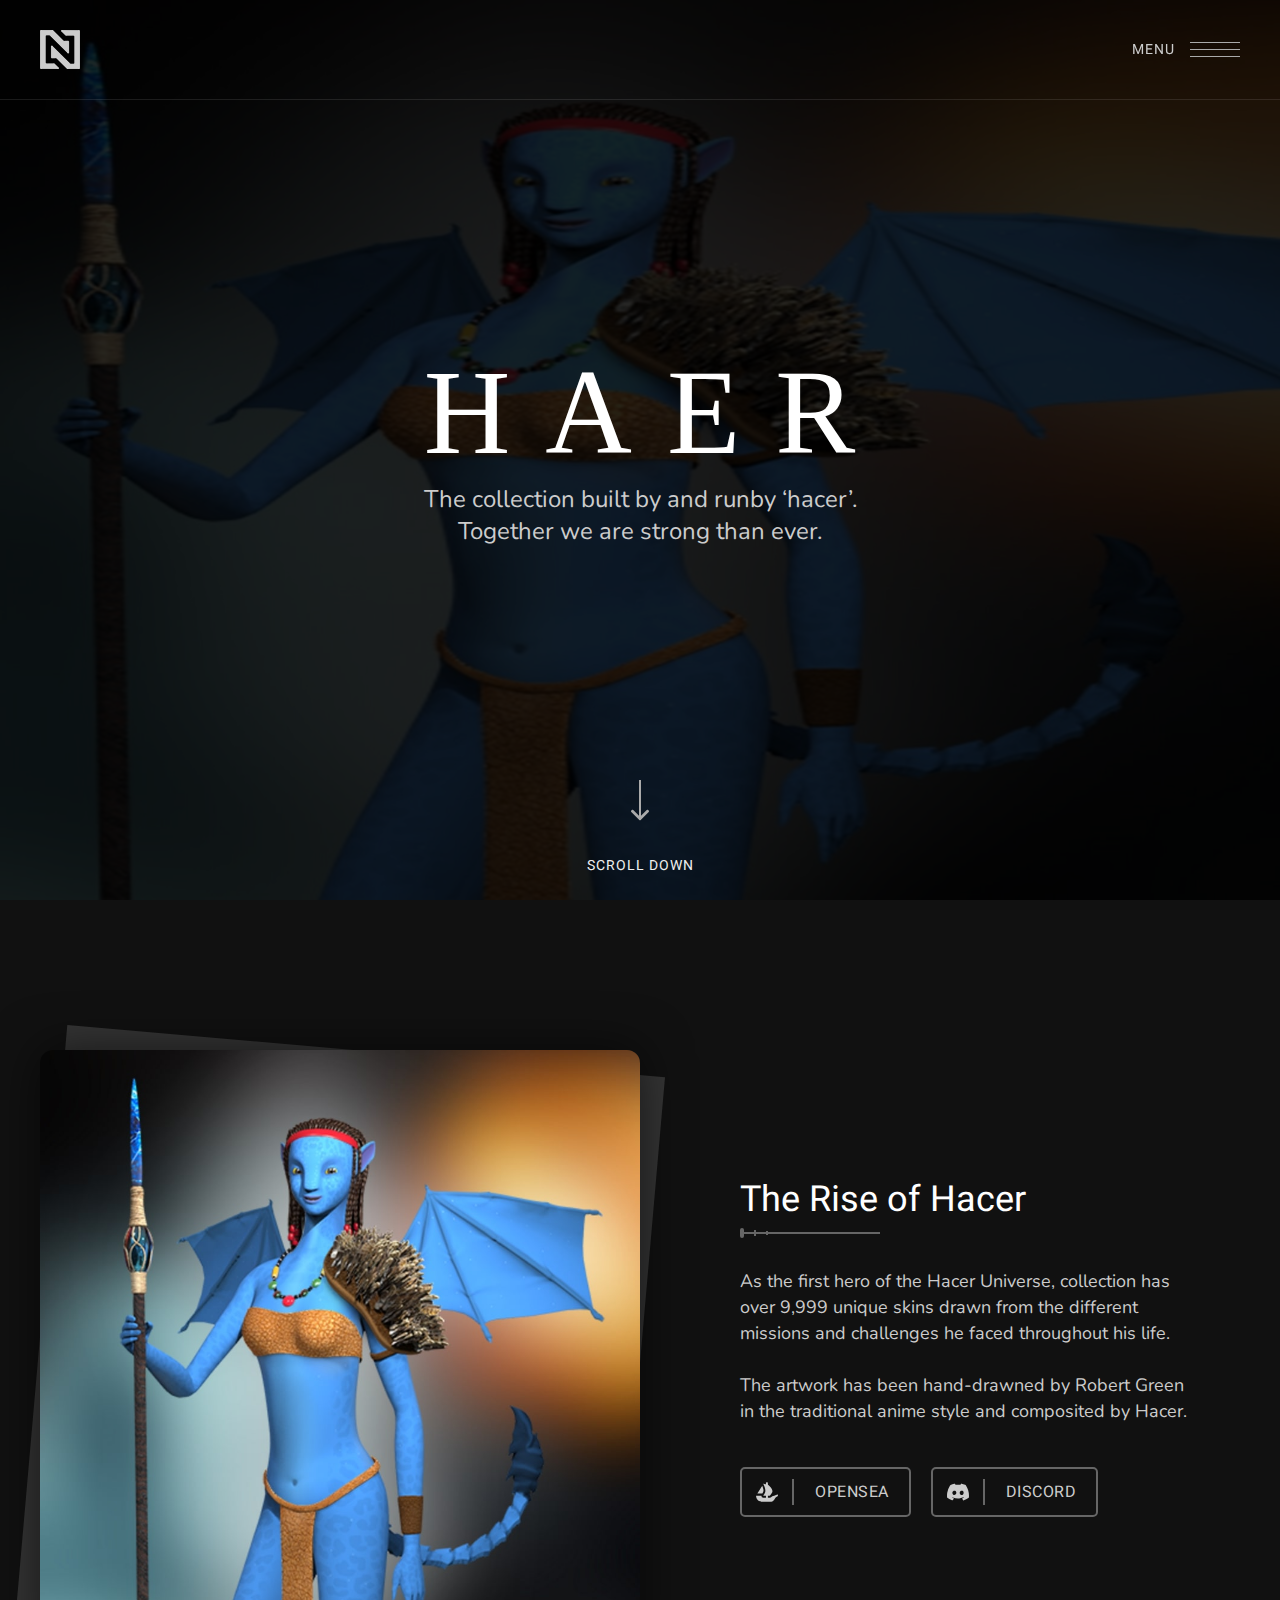
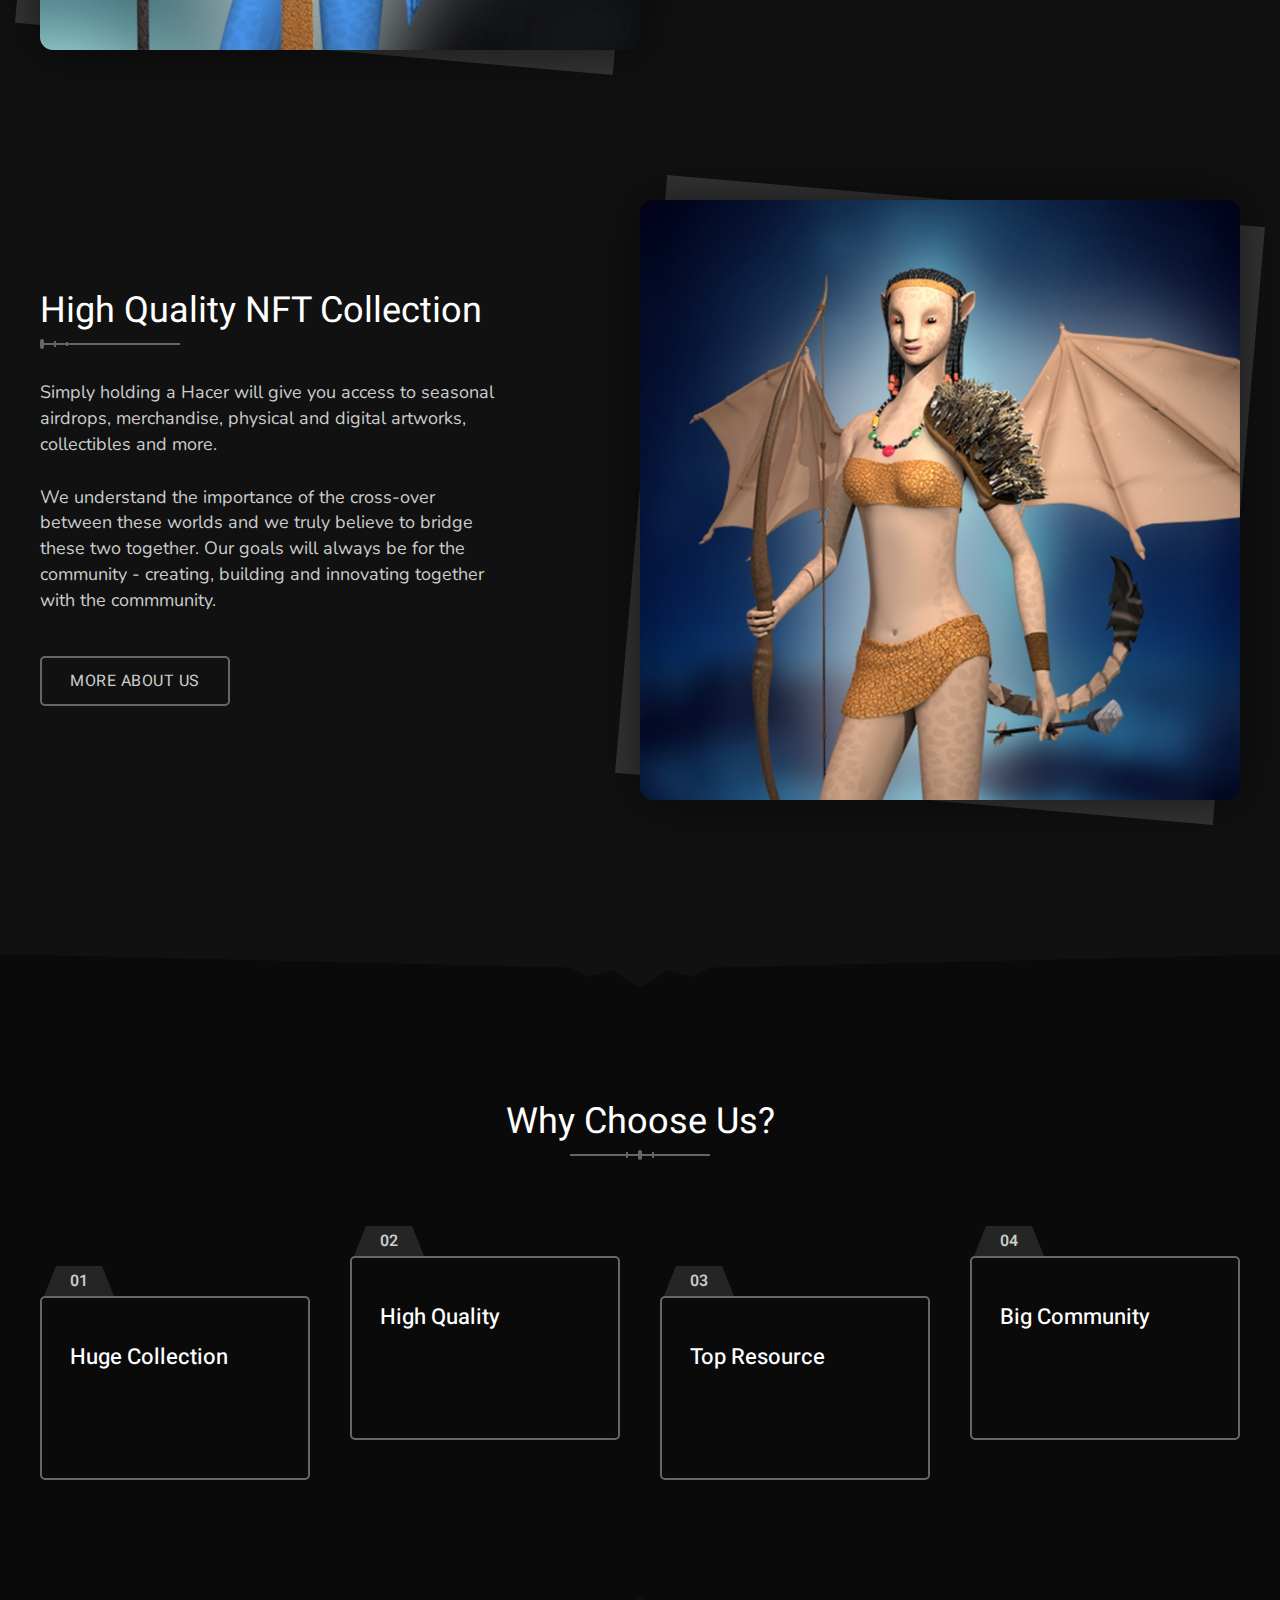
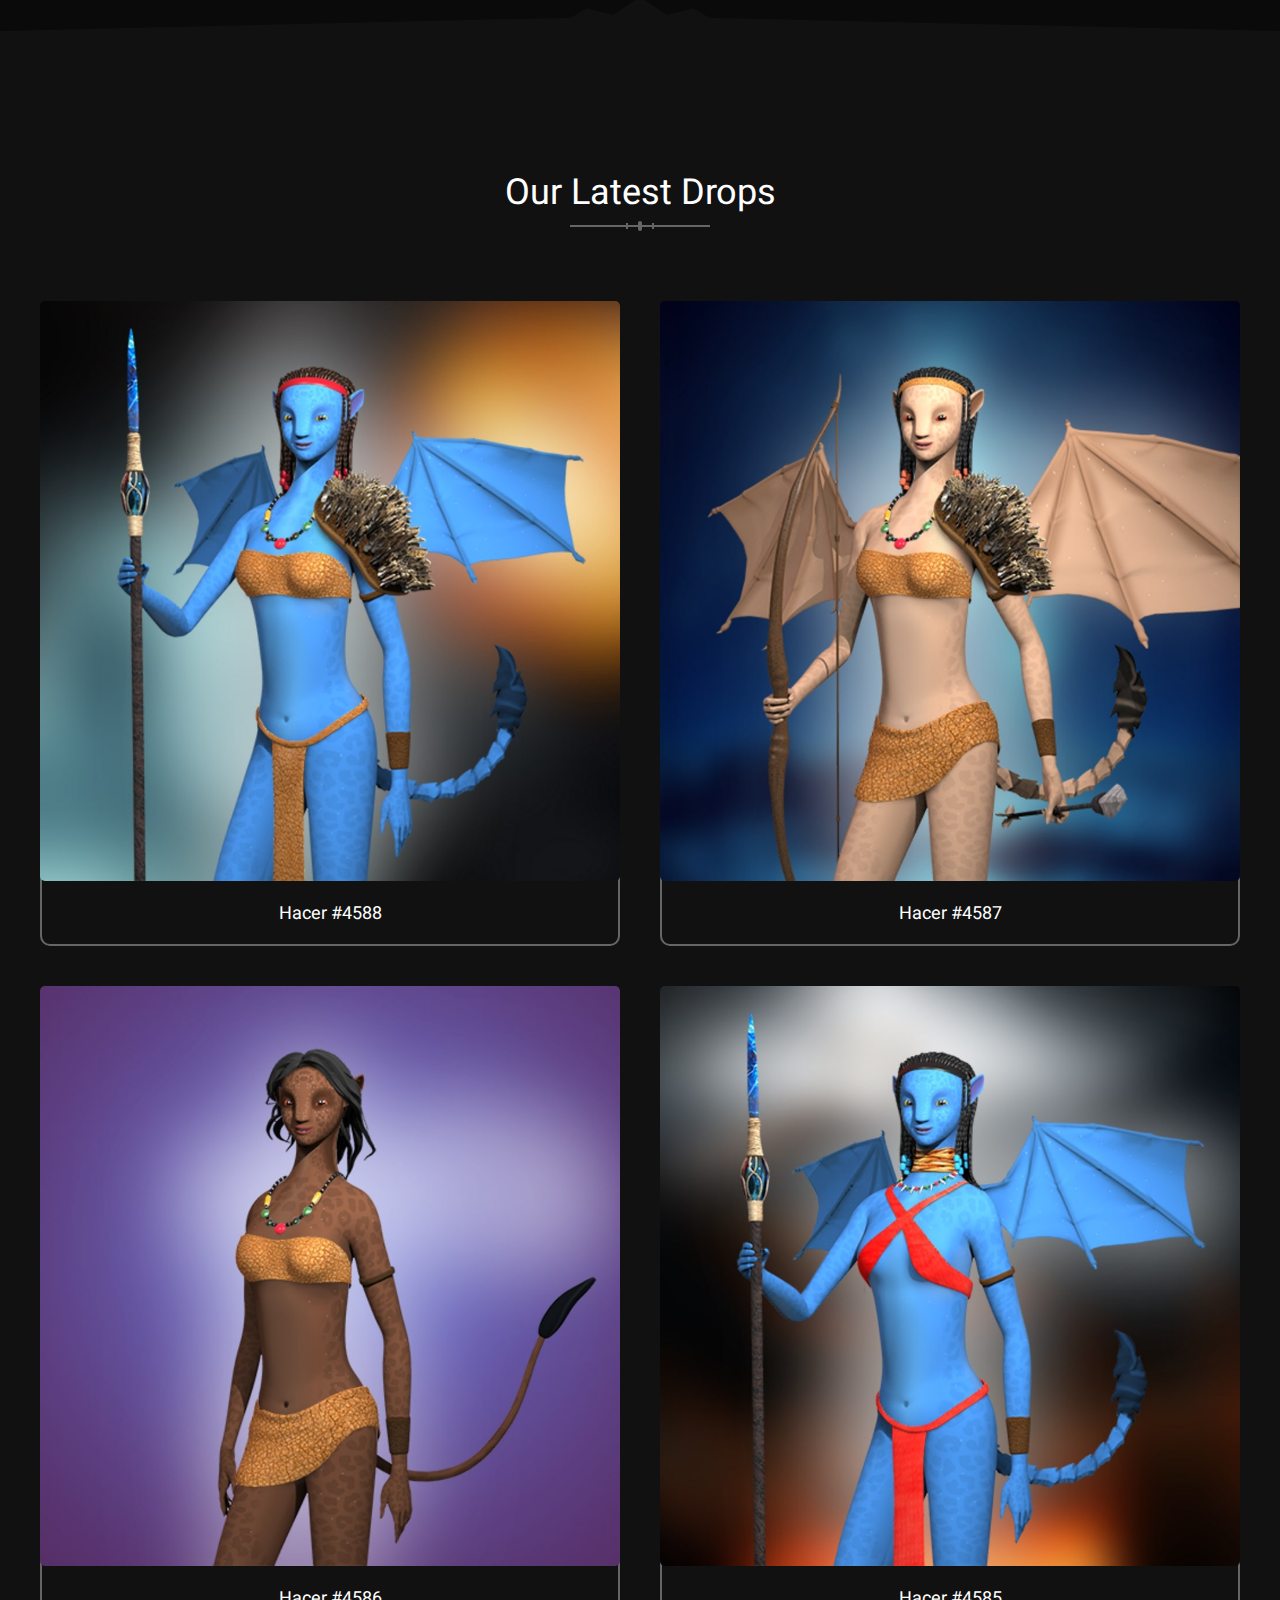
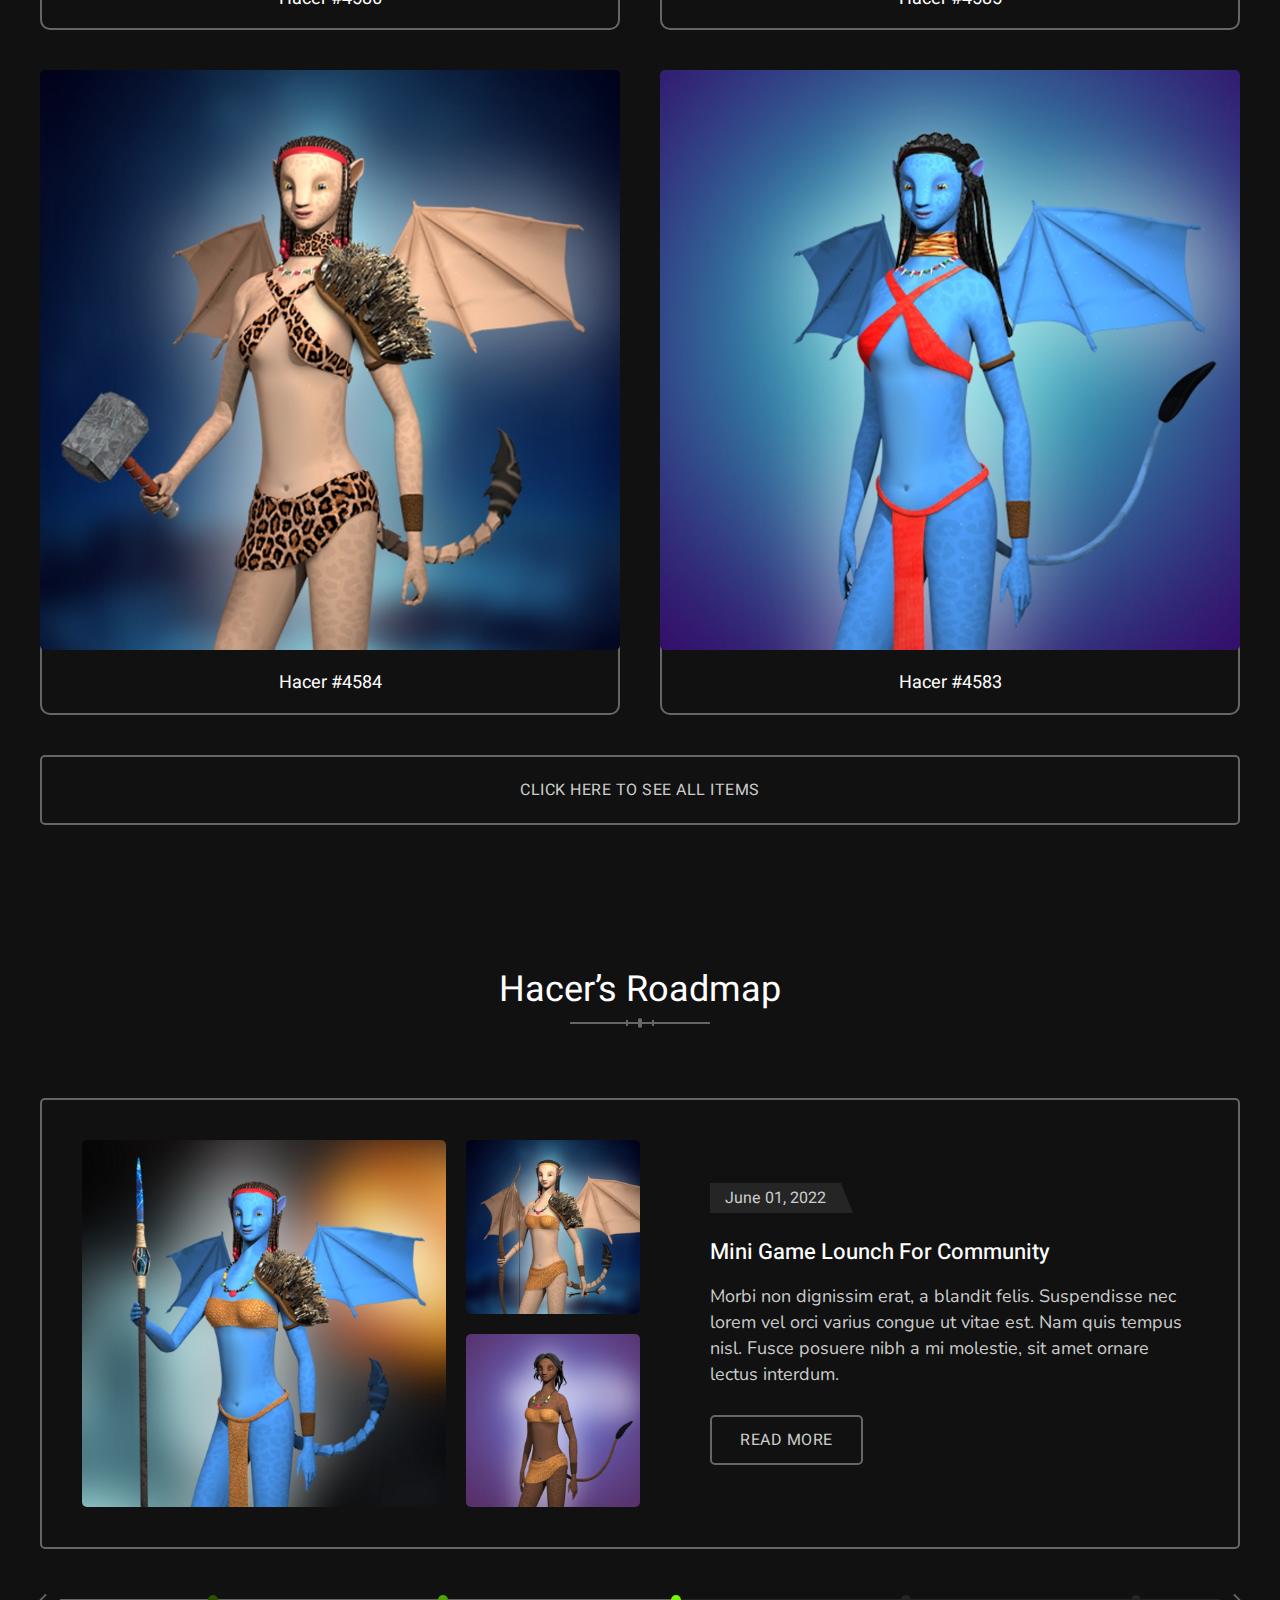
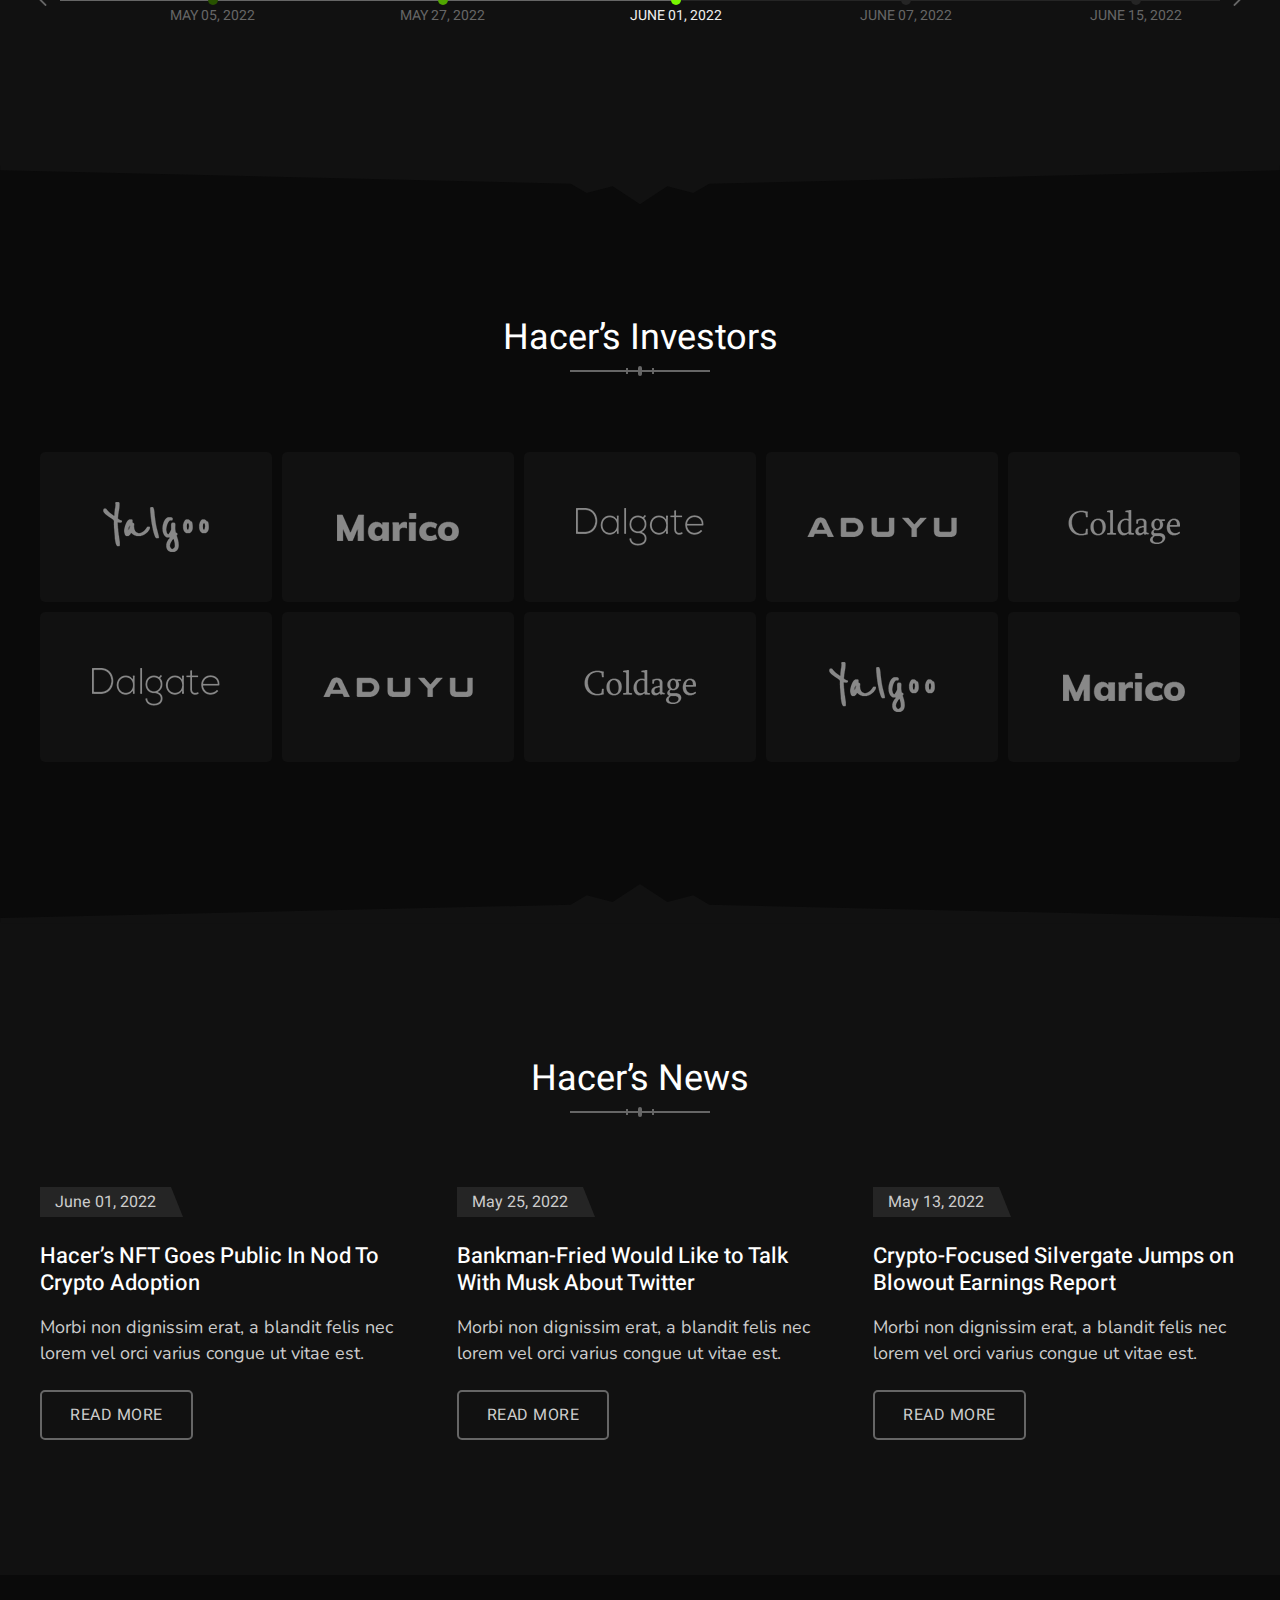
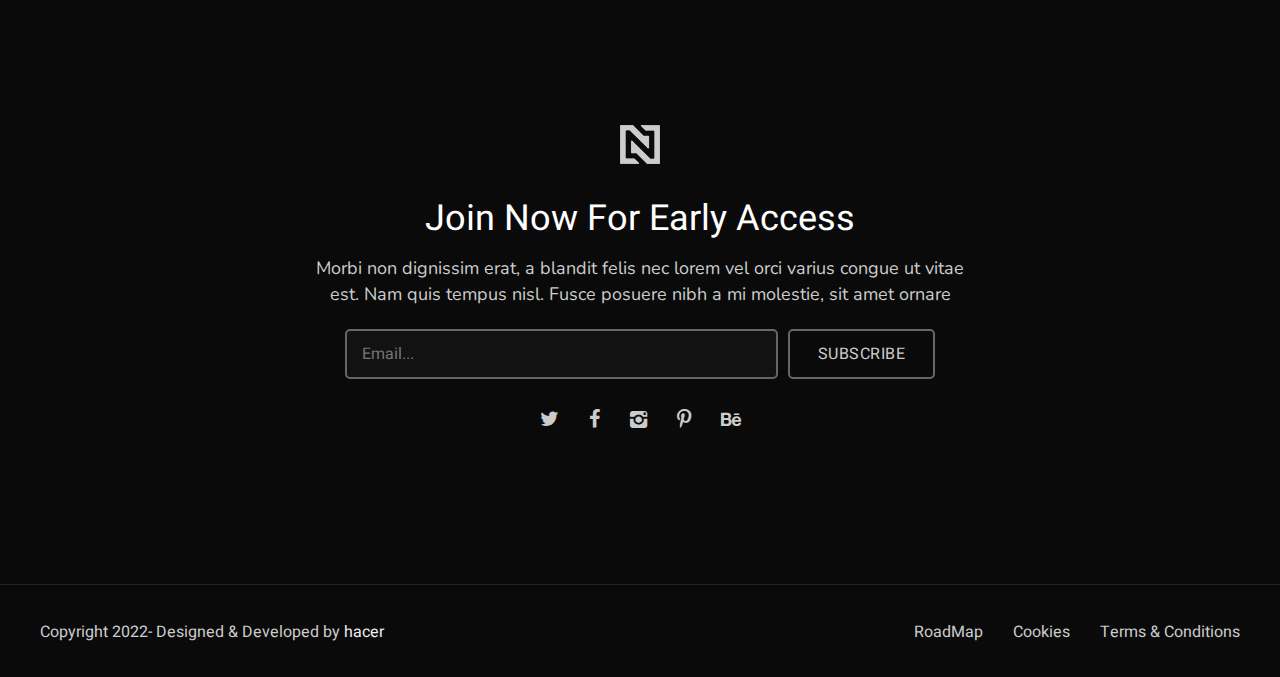
<file: index.html>
<!DOCTYPE html>
<!--[if lt IE 7]><html class="ie ie6" lang="en"> <![endif]-->
<!--[if IE 7]><html class="ie ie7" lang="en"> <![endif]-->
<!--[if IE 8]><html class="ie ie8" lang="en"> <![endif]-->
<!--[if (gte IE 9)|!(IE)]><!-->
<html lang="en">
  <!--<![endif]-->

  <head>
    <meta http-equiv="Content-Type" content="text/html; charset=utf-8" />

    <meta name="description" content="Hacer" />
    <meta name="author" content="hacer" />

    <meta
      name="viewport"
      content="width=device-width, initial-scale=1, maximum-scale=1"
    />

    <title>Hacer | Home Static</title>

    <!-- Google Fonts -->
    <link rel="preconnect" href="https://fonts.googleapis.com" />
    <link rel="preconnect" href="https://fonts.gstatic.com" crossorigin />
    <link
      href="https://fonts.googleapis.com/css2?family=Heebo:wght@100;200;300;400;500;600;700;800;900&family=Nunito:ital,wght@0,200;0,300;0,400;0,500;0,600;0,700;0,800;0,900;1,200;1,300;1,400;1,500;1,600;1,700;1,800;1,900&display=swap"
      rel="stylesheet"
    />
    <!-- !Google Fonts -->

    <!-- Styles -->
    <link type="text/css" rel="stylesheet" href="css/plugins.css" />
    <link type="text/css" rel="stylesheet" href="css/style.css?ver=1.1" />
    <!--[if lt IE 9]>
      <script type="text/javascript" src="js/modernizr.custom.js"></script>
    <![endif]-->
    <!-- !Styles -->
  </head>

  <body class="home-static">
    <!-- Main -->
    <div class="hacer_fn_main" data-footer-sticky="">
      <!-- Product Modal -->
      <div class="hacer_fn_modal product_modal">
        <div class="modal_in">
          <div class="modal_closer">
            <a href="https://www.hacer.store/">
              <img src="svg/cancel.svg" alt="" class="fn__svg" />
            </a>
          </div>
          <div class="modal_content">
            <div class="hacer_fn_product_modal">
              <div class="img_item">
                <!-- here comes product's image -->
              </div>
              <div class="content_item">
                <div class="hacer_fn_title" data-align="left">
                  <h3 class="fn_title"><!-- here comes product's title --></h3>
                  <div class="line"><span></span></div>
                </div>

                <div class="desc">
                  <p><!-- here comes product's description --></p>
                </div>

                <div class="buttons">
                  <a
                    href="https://opensea.io/Mr_Hacer"
                    target="_blank"
                    class="hacer_fn_button opensea"
                  >
                    <span class="icon"
                      ><img src="svg/opensea.svg" alt="" class="fn__svg"
                    /></span>
                    <span class="text">View on OpenSea</span>
                  </a>
                  <a
                    href="https://discord.com/invite/PaPbA5egf7"
                    target="_blank"
                    class="hacer_fn_button discord"
                  >
                    <span class="icon"
                      ><img src="svg/discord.svg" alt="" class="fn__svg"
                    /></span>
                    <span class="text">View on Discord</span>
                  </a>
                </div>
              </div>
            </div>
          </div>
        </div>
      </div>
      <!-- !Product Modal -->

      <!-- Right Navigation -->
      <div class="nav_overlay"></div>
      <div class="hacer_fn_nav">
        <div class="trigger is-active">
          <div class="trigger_in">
            <span class="text">Close</span>
            <span class="hamb">
              <span class="hamb_a"></span>
              <span class="hamb_b"></span>
              <span class="hamb_c"></span>
            </span>
          </div>
        </div>
        <div class="nav_content">
          <div class="nav_menu">
            <ul>
              <li class="menu-item menu-item-has-children">
                <a href="index.html">Home</a>
                <ul class="sub-menu">
                  <li><a href="index.html">Home Static</a></li>
                  <li><a href="index-kenburns.html">Full Kenburns</a></li>
                  <li><a href="index-half-kenburns.html">Half Kenburns</a></li>
                  <li><a href="index-half-slider.html">Half Slider</a></li>
                </ul>
              </li>
              <li class="menu-item"><a href="about.html">About</a></li>
              <li class="menu-item">
                <a href="collection.html">Collection</a>
              </li>
              <li class="menu-item"><a href="blog.html">Blog</a></li>
              <li class="menu-item"><a href="contact.html">Contact</a></li>
            </ul>
          </div>
          <div class="nav_buttons">
            <a
              href="https://opensea.io/Mr_Hacer"
              class="hacer_fn_button"
              target="_blank"
            >
              <span class="icon"
                ><img src="svg/opensea.svg" alt="" class="fn__svg"
              /></span>
              <span class="text">OpenSea</span>
            </a>
            <a
              href="https://discord.com/invite/PaPbA5egf7"
              class="hacer_fn_button"
              target="_blank"
            >
              <span class="icon"
                ><img src="svg/discord.svg" alt="" class="fn__svg"
              /></span>
              <span class="text">Discord</span>
            </a>
          </div>
        </div>

        <!-- Nav Footer -->
        <div class="nav_footer">
          <div class="nf_left">
            <p>
              Copyright 2022- Designed &amp; Developed by
              <a href="https://hacer.dijital" target="_blank">hacer</a>
            </p>
          </div>
          <div class="nf_right">
            <div class="hacer_fn_social_list">
              <ul>
                <li>
                  <a href="https://www.hacer.store/"
                    ><i class="fn-icon-twitter"></i
                  ></a>
                </li>
                <li>
                  <a href="https://www.hacer.store/"
                    ><i class="fn-icon-facebook"></i
                  ></a>
                </li>
                <li>
                  <a href="https://www.hacer.store/"
                    ><i class="fn-icon-instagram"></i
                  ></a>
                </li>
                <li>
                  <a href="https://www.hacer.store/"
                    ><i class="fn-icon-pinterest"></i
                  ></a>
                </li>
                <li>
                  <a href="https://www.hacer.store/"
                    ><i class="fn-icon-behance"></i
                  ></a>
                </li>
              </ul>
            </div>
          </div>
        </div>
        <!-- !Nav Footer -->
      </div>
      <!-- !Right Navigation -->

      <!-- Header -->
      <header class="hacer_fn_header">
        <div class="container">
          <div class="header_in">
            <div class="logo">
              <a href="index.html"><img src="img/logo.png" alt="" /></a>
            </div>

            <div class="trigger">
              <div class="trigger_in">
                <span class="text">Menu</span>
                <span class="hamb">
                  <span class="hamb_a"></span>
                  <span class="hamb_b"></span>
                  <span class="hamb_c"></span>
                </span>
              </div>
            </div>
          </div>
        </div>
      </header>
      <!-- !Header -->

      <!-- Content -->
      <div class="hacer_fn_content">
        <!-- Hero Header -->
        <div class="hacer_fn_hero">
          <!-- Overlay (of hero header) -->
          <div class="bg_overlay">
            <!-- Overlay Color -->
            <div class="bg_color"></div>
            <!-- !Overlay Color -->

            <!-- Overlay Image -->
            <div class="bg_image" data-bg-img="img/hero/bg.jpg"></div>
            <!-- !Overlay Image -->
          </div>
          <!-- Overlay (of hero header) -->

          <div class="hero_content">
            <div class="container">
              <div class="content">
                <h2 class="fn_title" title="Hacer">Haer</h2>
                <p class="fn_desc fn_animated_text">
                  The collection built by and runby ‘hacer’. Together we are
                  strong than ever.
                </p>
              </div>
            </div>
            <a
              href="#about"
              class="hacer_fn_down magic-hover magic-hover__square"
            >
              <span class="text">Scroll Down</span>
              <span class="icon"
                ><img src="svg/right-arr.svg" alt="" class="fn__svg"
              /></span>
            </a>
          </div>
        </div>
        <!-- !Hero Header -->

        <!-- About Section -->
        <section id="about">
          <div class="container">
            <!-- About Item #1 -->
            <div class="hacer_fn_about_item">
              <div class="img_item">
                <img src="img/about/1.jpg" alt="" />
              </div>
              <div class="content_item">
                <div class="hacer_fn_title" data-align="left">
                  <h3 class="fn_title">The Rise of Hacer</h3>
                  <div class="line"><span></span></div>
                </div>

                <div class="desc">
                  <p>
                    As the first hero of the Hacer Universe, collection has over
                    9,999 unique skins drawn from the different missions and
                    challenges he faced throughout his life.
                  </p>
                  <p>
                    The artwork has been hand-drawned by Robert Green in the
                    traditional anime style and composited by Hacer.
                  </p>
                </div>

                <div class="buttons">
                  <a
                    href="https://opensea.io/Mr_Hacer"
                    target="_blank"
                    class="hacer_fn_button"
                  >
                    <span class="icon"
                      ><img src="svg/opensea.svg" alt="" class="fn__svg"
                    /></span>
                    <span class="text">OpenSea</span>
                  </a>
                  <a
                    href="https://discord.com/invite/PaPbA5egf7"
                    target="_blank"
                    class="hacer_fn_button"
                  >
                    <span class="icon"
                      ><img src="svg/discord.svg" alt="" class="fn__svg"
                    /></span>
                    <span class="text">Discord</span>
                  </a>
                </div>
              </div>
            </div>
            <!-- !About Item #1 -->

            <!-- About Item #2 -->
            <div class="hacer_fn_about_item reverse">
              <div class="img_item">
                <img src="img/about/2.jpg" alt="" />
              </div>
              <div class="content_item">
                <div class="hacer_fn_title" data-align="left">
                  <h3 class="fn_title">High Quality NFT Collection</h3>
                  <div class="line"><span></span></div>
                </div>

                <div class="desc">
                  <p>
                    Simply holding a Hacer will give you access to seasonal
                    airdrops, merchandise, physical and digital artworks,
                    collectibles and more.
                  </p>
                  <p>
                    We understand the importance of the cross-over between these
                    worlds and we truly believe to bridge these two together.
                    Our goals will always be for the community - creating,
                    building and innovating together with the commmunity.
                  </p>
                </div>

                <div class="buttons">
                  <a href="about.html" class="hacer_fn_button only_text">
                    <span class="text">More About US</span>
                  </a>
                </div>
              </div>
            </div>
            <!-- !About Item #2 -->
          </div>
        </section>
        <!-- !About Section -->

        <!-- Services Section -->
        <section id="services">
          <!-- Dividers -->
          <img
            src="svg/divider.svg"
            alt=""
            class="fn__svg fn__divider top_divider"
          />
          <img
            src="svg/divider.svg"
            alt=""
            class="fn__svg fn__divider bottom_divider"
          />
          <!-- !Dividers -->

          <div class="container">
            <!-- Main Title -->
            <div class="hacer_fn_title">
              <h3 class="fn_title">Why Choose Us?</h3>
              <div class="line"><span></span></div>
            </div>
            <!-- !Main Title -->

            <!-- Services -->
            <div class="hacer_fn_services">
              <ul>
                <li>
                  <div class="item">
                    <div class="item_num"><span>01</span></div>
                    <div class="item_content">
                      <h3 class="fn_title">Huge Collection</h3>
                      <p class="fn_desc fn_animated_text">
                        A collection of 5,000 unique HACERs built to go beyond
                        the digital space that will unlock numerous benefits for
                        our community.
                      </p>
                    </div>
                  </div>
                </li>
                <li>
                  <div class="item">
                    <div class="item_num"><span>02</span></div>
                    <div class="item_content">
                      <h3 class="fn_title">High Quality</h3>
                      <p class="fn_desc fn_animated_text">
                        The HACER collection includes dozens of rare heads,
                        costumes, and colorways of the artist's palette. They
                        are drawn with great care.
                      </p>
                    </div>
                  </div>
                </li>
                <li>
                  <div class="item">
                    <div class="item_num"><span>03</span></div>
                    <div class="item_content">
                      <h3 class="fn_title">Top Resource</h3>
                      <p class="fn_desc fn_animated_text">
                        Tasty design resources made with care for each pixel.
                        Tokens, NFTs, metaverse and game resources. Access
                        additional drops.
                      </p>
                    </div>
                  </div>
                </li>
                <li>
                  <div class="item">
                    <div class="item_num"><span>04</span></div>
                    <div class="item_content">
                      <h3 class="fn_title">Big Community</h3>
                      <p class="fn_desc fn_animated_text">
                        Be part of a community of hacer owners and create user
                        generated items. Rent, advertise, lounch stores, create
                        items.
                      </p>
                    </div>
                  </div>
                </li>
              </ul>
            </div>
            <!-- !Services -->
          </div>
        </section>
        <!-- !Services Section -->

        <!-- Drops Section -->
        <section id="drop">
          <div class="container">
            <!-- Main Title -->
            <div class="hacer_fn_title">
              <h3 class="fn_title">Our Latest Drops</h3>
              <div class="line"><span></span></div>
            </div>
            <!-- !Main Title -->

            <!-- Drops List -->
            <div class="hacer_fn_drops">
              <ul>
                <li>
                  <div
                    class="item"
                    data-modal-image="img/drops/1.jpg"
                    data-modal-title="Hacer #4588"
                    data-modal-description="Suspendisse eu velit est. Cras nec vestibulum quam. Donec tincidunt purus nec enim tincidunt, sit amet facilisis massa laoreet. Integer mollis nec sapien eu lacinia."
                    data-modal-opensea-url="https://opensea.io/Mr_Hacer"
                    data-modal-discord-url=""
                  >
                    <div class="img_holder">
                      <img src="img/drops/1.jpg" alt="" />
                      <a href="https://www.hacer.store/" class="full_link"></a>
                    </div>
                    <div class="title_holder">
                      <h3 class="fn_title">
                        <a href="https://www.hacer.store/">Hacer #4588</a>
                      </h3>
                    </div>
                  </div>
                </li>
                <li>
                  <div
                    class="item"
                    data-modal-image="img/drops/2.jpg"
                    data-modal-title="Hacer #4587"
                    data-modal-description="Suspendisse eu velit est. Cras nec vestibulum quam. Donec tincidunt purus nec enim tincidunt, sit amet facilisis massa laoreet. Integer mollis nec sapien eu lacinia."
                    data-modal-opensea-url=""
                    data-modal-discord-url="#"
                  >
                    <div class="img_holder">
                      <img src="img/drops/2.jpg" alt="" />
                      <a href="https://www.hacer.store/" class="full_link"></a>
                    </div>
                    <div class="title_holder">
                      <h3 class="fn_title">
                        <a href="https://www.hacer.store/">Hacer #4587</a>
                      </h3>
                    </div>
                  </div>
                </li>
                <li>
                  <div
                    class="item"
                    data-modal-image="img/drops/3.jpg"
                    data-modal-title="Hacer #4586"
                    data-modal-description="Suspendisse eu velit est. Cras nec vestibulum quam. Donec tincidunt purus nec enim tincidunt, sit amet facilisis massa laoreet. Integer mollis nec sapien eu lacinia."
                    data-modal-opensea-url="#"
                    data-modal-discord-url=""
                  >
                    <div class="img_holder">
                      <img src="img/drops/3.jpg" alt="" />
                      <a href="https://www.hacer.store/" class="full_link"></a>
                    </div>
                    <div class="title_holder">
                      <h3 class="fn_title">
                        <a href="https://www.hacer.store/">Hacer #4586</a>
                      </h3>
                    </div>
                  </div>
                </li>
                <li>
                  <div
                    class="item"
                    data-modal-image="img/drops/4.jpg"
                    data-modal-title="Hacer #4585"
                    data-modal-description="Suspendisse eu velit est. Cras nec vestibulum quam. Donec tincidunt purus nec enim tincidunt, sit amet facilisis massa laoreet. Integer mollis nec sapien eu lacinia."
                    data-modal-opensea-url="#"
                    data-modal-discord-url=""
                  >
                    <div class="img_holder">
                      <img src="img/drops/4.jpg" alt="" />
                      <a href="https://www.hacer.store/" class="full_link"></a>
                    </div>
                    <div class="title_holder">
                      <h3 class="fn_title">
                        <a href="https://www.hacer.store/">Hacer #4585</a>
                      </h3>
                    </div>
                  </div>
                </li>
                <li>
                  <div
                    class="item"
                    data-modal-image="img/drops/5.jpg"
                    data-modal-title="Hacer #4584"
                    data-modal-description="Suspendisse eu velit est. Cras nec vestibulum quam. Donec tincidunt purus nec enim tincidunt, sit amet facilisis massa laoreet. Integer mollis nec sapien eu lacinia."
                    data-modal-opensea-url="#"
                    data-modal-discord-url=""
                  >
                    <div class="img_holder">
                      <img src="img/drops/5.jpg" alt="" />
                      <a href="https://www.hacer.store/" class="full_link"></a>
                    </div>
                    <div class="title_holder">
                      <h3 class="fn_title">
                        <a href="https://www.hacer.store/">Hacer #4584</a>
                      </h3>
                    </div>
                  </div>
                </li>
                <li>
                  <div
                    class="item"
                    data-modal-image="img/drops/6.jpg"
                    data-modal-title="Hacer #4583"
                    data-modal-description="Suspendisse eu velit est. Cras nec vestibulum quam. Donec tincidunt purus nec enim tincidunt, sit amet facilisis massa laoreet. Integer mollis nec sapien eu lacinia."
                    data-modal-opensea-url="#"
                    data-modal-discord-url=""
                  >
                    <div class="img_holder">
                      <img src="img/drops/6.jpg" alt="" />
                      <a href="https://www.hacer.store/" class="full_link"></a>
                    </div>
                    <div class="title_holder">
                      <h3 class="fn_title">
                        <a href="https://www.hacer.store/">Hacer #4583</a>
                      </h3>
                    </div>
                  </div>
                </li>
              </ul>

              <!-- Clearfix -->
              <div class="clearfix"></div>

              <!-- Main Button -->
              <a href="collection.html" class="hacer_fn_button only_text full">
                <span class="text">Click here to See all ITEMS</span>
              </a>
              <!-- !Main Button -->
            </div>
            <!-- !Drops List -->

            <!-- Main Title -->
            <div class="hacer_fn_title">
              <h3 class="fn_title">Hacer’s Roadmap</h3>
              <div class="line"><span></span></div>
            </div>
            <!-- !Main Title -->

            <!-- Timeline -->
            <div class="hacer_fn_timeline">
              <!-- Timeline Content -->
              <div class="timeline_content">
                <ul class="timeline_list">
                  <li class="timeline_item" data-index="1">
                    <div class="t_item">
                      <div class="t_item_img">
                        <div class="hacer_fn_gallery_1_2">
                          <div class="gallery_in">
                            <div class="item row2">
                              <img src="img/timeline/1/1.jpg" alt="" />
                            </div>
                            <div class="item">
                              <img src="img/timeline/1/2.jpg" alt="" />
                            </div>
                            <div class="item">
                              <img src="img/timeline/1/3.jpg" alt="" />
                            </div>
                          </div>
                        </div>
                      </div>
                      <div class="t_item_info">
                        <p class="fn_date"><span>May 05, 2022</span></p>
                        <h3 class="fn_title">
                          <a href="roadmap-single.html"
                            >New Character Set #12 is Coming Up</a
                          >
                        </h3>
                        <p class="fn_desc">
                          Morbi non dignissim erat, a blandit felis. Suspendisse
                          nec lorem vel orci varius congue ut vitae est. Nam
                          quis tempus nisl. Fusce posuere nibh a mi molestie,
                          sit amet ornare lectus interdum.
                        </p>
                        <p class="fn_read">
                          <a
                            href="roadmap-single.html"
                            class="hacer_fn_button only_text"
                          >
                            <span class="text">Read More</span>
                          </a>
                        </p>
                      </div>
                    </div>
                  </li>
                  <li class="timeline_item" data-index="2">
                    <div class="t_item">
                      <div class="t_item_img">
                        <div class="hacer_fn_gallery_1_2">
                          <div class="gallery_in">
                            <div class="item row2">
                              <img src="img/timeline/2/1.jpg" alt="" />
                            </div>
                            <div class="item">
                              <img src="img/timeline/2/2.jpg" alt="" />
                            </div>
                            <div class="item">
                              <img src="img/timeline/2/3.jpg" alt="" />
                            </div>
                          </div>
                        </div>
                      </div>
                      <div class="t_item_info">
                        <p class="fn_date"><span>May 27, 2022</span></p>
                        <h3 class="fn_title">
                          <a href="roadmap-single.html"
                            >Female Character Set #20 is Coming Up</a
                          >
                        </h3>
                        <p class="fn_desc">
                          Morbi non dignissim erat, a blandit felis. Suspendisse
                          nec lorem vel orci varius congue ut vitae est. Nam
                          quis tempus nisl. Fusce posuere nibh a mi molestie,
                          sit amet ornare lectus interdum.
                        </p>
                        <p class="fn_read">
                          <a
                            href="roadmap-single.html"
                            class="hacer_fn_button only_text"
                          >
                            <span class="text">Read More</span>
                          </a>
                        </p>
                      </div>
                    </div>
                  </li>
                  <li class="timeline_item active" data-index="3">
                    <div class="t_item">
                      <div class="t_item_img">
                        <div class="hacer_fn_gallery_1_2">
                          <div class="gallery_in">
                            <div class="item row2">
                              <img src="img/timeline/3/1.jpg" alt="" />
                            </div>
                            <div class="item">
                              <img src="img/timeline/3/2.jpg" alt="" />
                            </div>
                            <div class="item">
                              <img src="img/timeline/3/3.jpg" alt="" />
                            </div>
                          </div>
                        </div>
                      </div>
                      <div class="t_item_info">
                        <p class="fn_date"><span>June 01, 2022</span></p>
                        <h3 class="fn_title">
                          <a href="roadmap-single.html"
                            >Mini Game Lounch For Community</a
                          >
                        </h3>
                        <p class="fn_desc">
                          Morbi non dignissim erat, a blandit felis. Suspendisse
                          nec lorem vel orci varius congue ut vitae est. Nam
                          quis tempus nisl. Fusce posuere nibh a mi molestie,
                          sit amet ornare lectus interdum.
                        </p>
                        <p class="fn_read">
                          <a
                            href="roadmap-single.html"
                            class="hacer_fn_button only_text"
                          >
                            <span class="text">Read More</span>
                          </a>
                        </p>
                      </div>
                    </div>
                  </li>
                  <li class="timeline_item" data-index="4">
                    <div class="t_item">
                      <div class="t_item_img">
                        <div class="hacer_fn_gallery_1_2">
                          <div class="gallery_in">
                            <div class="item row2">
                              <img src="img/timeline/4/1.jpg" alt="" />
                            </div>
                            <div class="item">
                              <img src="img/timeline/4/2.jpg" alt="" />
                            </div>
                            <div class="item">
                              <img src="img/timeline/4/3.jpg" alt="" />
                            </div>
                          </div>
                        </div>
                      </div>
                      <div class="t_item_info">
                        <p class="fn_date"><span>June 07, 2022</span></p>
                        <h3 class="fn_title">
                          <a href="roadmap-single.html"
                            >New Character Set #15 is Coming Up</a
                          >
                        </h3>
                        <p class="fn_desc">
                          Morbi non dignissim erat, a blandit felis. Suspendisse
                          nec lorem vel orci varius congue ut vitae est. Nam
                          quis tempus nisl. Fusce posuere nibh a mi molestie,
                          sit amet ornare lectus interdum.
                        </p>
                        <p class="fn_read">
                          <a
                            href="roadmap-single.html"
                            class="hacer_fn_button only_text"
                          >
                            <span class="text">Read More</span>
                          </a>
                        </p>
                      </div>
                    </div>
                  </li>
                  <li class="timeline_item" data-index="5">
                    <div class="t_item">
                      <div class="t_item_img">
                        <div class="hacer_fn_gallery_1_2">
                          <div class="gallery_in">
                            <div class="item row2">
                              <img src="img/timeline/5/1.jpg" alt="" />
                            </div>
                            <div class="item">
                              <img src="img/timeline/5/2.jpg" alt="" />
                            </div>
                            <div class="item">
                              <img src="img/timeline/5/3.jpg" alt="" />
                            </div>
                          </div>
                        </div>
                      </div>
                      <div class="t_item_info">
                        <p class="fn_date"><span>June 15, 2022</span></p>
                        <h3 class="fn_title">
                          <a href="roadmap-single.html"
                            >New Spirit Set #01 is Coming Up</a
                          >
                        </h3>
                        <p class="fn_desc">
                          Morbi non dignissim erat, a blandit felis. Suspendisse
                          nec lorem vel orci varius congue ut vitae est. Nam
                          quis tempus nisl. Fusce posuere nibh a mi molestie,
                          sit amet ornare lectus interdum.
                        </p>
                        <p class="fn_read">
                          <a
                            href="roadmap-single.html"
                            class="hacer_fn_button only_text"
                          >
                            <span class="text">Read More</span>
                          </a>
                        </p>
                      </div>
                    </div>
                  </li>
                  <li class="timeline_item" data-index="6">
                    <div class="t_item">
                      <div class="t_item_img">
                        <div class="hacer_fn_gallery_1_2">
                          <div class="gallery_in">
                            <div class="item row2">
                              <img src="img/timeline/6/1.jpg" alt="" />
                            </div>
                            <div class="item">
                              <img src="img/timeline/6/2.jpg" alt="" />
                            </div>
                            <div class="item">
                              <img src="img/timeline/6/3.jpg" alt="" />
                            </div>
                          </div>
                        </div>
                      </div>
                      <div class="t_item_info">
                        <p class="fn_date"><span>June 23, 2022</span></p>
                        <h3 class="fn_title">
                          <a href="roadmap-single.html"
                            >New Haircut Collection #01 is Coming Up</a
                          >
                        </h3>
                        <p class="fn_desc">
                          Morbi non dignissim erat, a blandit felis. Suspendisse
                          nec lorem vel orci varius congue ut vitae est. Nam
                          quis tempus nisl. Fusce posuere nibh a mi molestie,
                          sit amet ornare lectus interdum.
                        </p>
                        <p class="fn_read">
                          <a
                            href="roadmap-single.html"
                            class="hacer_fn_button only_text"
                          >
                            <span class="text">Read More</span>
                          </a>
                        </p>
                      </div>
                    </div>
                  </li>
                  <li class="timeline_item" data-index="7">
                    <div class="t_item">
                      <div class="t_item_img">
                        <div class="hacer_fn_gallery_1_2">
                          <div class="gallery_in">
                            <div class="item row2">
                              <img src="img/timeline/7/1.jpg" alt="" />
                            </div>
                            <div class="item">
                              <img src="img/timeline/7/2.jpg" alt="" />
                            </div>
                            <div class="item">
                              <img src="img/timeline/7/3.jpg" alt="" />
                            </div>
                          </div>
                        </div>
                      </div>
                      <div class="t_item_info">
                        <p class="fn_date"><span>July 01, 2022</span></p>
                        <h3 class="fn_title">
                          <a href="roadmap-single.html"
                            >New Haircut Collection #02 is Coming Up</a
                          >
                        </h3>
                        <p class="fn_desc">
                          Morbi non dignissim erat, a blandit felis. Suspendisse
                          nec lorem vel orci varius congue ut vitae est. Nam
                          quis tempus nisl. Fusce posuere nibh a mi molestie,
                          sit amet ornare lectus interdum.
                        </p>
                        <p class="fn_read">
                          <a
                            href="roadmap-single.html"
                            class="hacer_fn_button only_text"
                          >
                            <span class="text">Read More</span>
                          </a>
                        </p>
                      </div>
                    </div>
                  </li>
                </ul>
              </div>
              <!-- !Timeline Content -->

              <!-- Timeline Progress -->
              <div class="timeline_progress">
                <!-- Nav -->
                <a href="https://www.hacer.store/" class="nav_prev"
                  ><img src="svg/right-arr.svg" alt="" class="fn__svg"
                /></a>
                <a href="https://www.hacer.store/" class="nav_next"
                  ><img src="svg/right-arr.svg" alt="" class="fn__svg"
                /></a>
                <!-- !Nav -->

                <div class="progress_line_wrapper">
                  <div class="progress_line">
                    <ul>
                      <li data-index="1">
                        <a href="https://www.hacer.store/">
                          <span class="text">May 05, 2022</span>
                          <span class="circle"></span>
                        </a>
                      </li>
                      <li data-index="2">
                        <a href="https://www.hacer.store/">
                          <span class="text">May 27, 2022</span>
                          <span class="circle"></span>
                        </a>
                      </li>
                      <li class="active" data-index="3">
                        <a href="https://www.hacer.store/">
                          <span class="text">June 01, 2022</span>
                          <span class="circle"></span>
                        </a>
                      </li>
                      <li data-index="4">
                        <a href="https://www.hacer.store/">
                          <span class="text">June 07, 2022</span>
                          <span class="circle"></span>
                        </a>
                      </li>
                      <li data-index="5">
                        <a href="https://www.hacer.store/">
                          <span class="text">June 15, 2022</span>
                          <span class="circle"></span>
                        </a>
                      </li>
                      <li data-index="6">
                        <a href="https://www.hacer.store/">
                          <span class="text">June 23, 2022</span>
                          <span class="circle"></span>
                        </a>
                      </li>
                      <li data-index="7">
                        <a href="https://www.hacer.store/">
                          <span class="text">July 01, 2022</span>
                          <span class="circle"></span>
                        </a>
                      </li>
                    </ul>
                    <span class="active_line"></span>
                  </div>
                </div>
              </div>
              <!-- !Timeline Progress -->
            </div>
            <!-- !Timeline -->
          </div>
        </section>
        <!-- !Drops Section -->

        <!-- Investor Section -->
        <section id="investor">
          <!-- Dividers -->
          <img
            src="svg/divider.svg"
            alt=""
            class="fn__svg fn__divider top_divider"
          />
          <img
            src="svg/divider.svg"
            alt=""
            class="fn__svg fn__divider bottom_divider"
          />
          <!-- !Dividers -->

          <div class="container">
            <!-- Main Title -->
            <div class="hacer_fn_title">
              <h3 class="fn_title">Hacer’s Investors</h3>
              <div class="line"><span></span></div>
            </div>
            <!-- !Main Title -->

            <!-- Investor List Shortcode -->
            <div class="hacer_fn_investor">
              <ul>
                <li>
                  <div class="item">
                    <img src="img/investors/1.png" alt="" />
                    <a href="https://www.hacer.store/" class="full_link"></a>
                  </div>
                </li>
                <li>
                  <div class="item">
                    <img src="img/investors/2.png" alt="" />
                    <a href="https://www.hacer.store/" class="full_link"></a>
                  </div>
                </li>
                <li>
                  <div class="item">
                    <img src="img/investors/3.png" alt="" />
                    <a href="https://www.hacer.store/" class="full_link"></a>
                  </div>
                </li>
                <li>
                  <div class="item">
                    <img src="img/investors/4.png" alt="" />
                    <a href="https://www.hacer.store/" class="full_link"></a>
                  </div>
                </li>
                <li>
                  <div class="item">
                    <img src="img/investors/5.png" alt="" />
                    <a href="https://www.hacer.store/" class="full_link"></a>
                  </div>
                </li>
                <li>
                  <div class="item">
                    <img src="img/investors/6.png" alt="" />
                    <a href="https://www.hacer.store/" class="full_link"></a>
                  </div>
                </li>
                <li>
                  <div class="item">
                    <img src="img/investors/7.png" alt="" />
                    <a href="https://www.hacer.store/" class="full_link"></a>
                  </div>
                </li>
                <li>
                  <div class="item">
                    <img src="img/investors/8.png" alt="" />
                    <a href="https://www.hacer.store/" class="full_link"></a>
                  </div>
                </li>
                <li>
                  <div class="item">
                    <img src="img/investors/9.png" alt="" />
                    <a href="https://www.hacer.store/" class="full_link"></a>
                  </div>
                </li>
                <li>
                  <div class="item">
                    <img src="img/investors/10.png" alt="" />
                    <a href="https://www.hacer.store/" class="full_link"></a>
                  </div>
                </li>
              </ul>
            </div>
            <!-- !Investor List Shortcode -->
          </div>
        </section>
        <!-- !Investor Section -->

        <!-- Blog Section -->
        <section id="blog">
          <div class="container">
            <!-- Main Title -->
            <div class="hacer_fn_title">
              <h3 class="fn_title">Hacer’s News</h3>
              <div class="line"><span></span></div>
            </div>
            <!-- !Main Title -->

            <!-- Moving Blog List Shortcode -->
            <div class="hacer_fn_moving_blog">
              <ul>
                <li>
                  <div class="item">
                    <img src="img/blog/1.jpg" alt="" class="moving_img" />
                    <p class="fn_date">
                      <span>June 01, 2022</span>
                    </p>
                    <h3 class="fn_title">
                      <a href="blog-single.html"
                        >Hacer’s NFT Goes Public In Nod To Crypto Adoption</a
                      >
                    </h3>
                    <p class="fn_desc">
                      Morbi non dignissim erat, a blandit felis nec lorem vel
                      orci varius congue ut vitae est.
                    </p>
                    <p class="fn_read">
                      <a
                        href="blog-single.html"
                        class="hacer_fn_button only_text"
                      >
                        <span class="text">Read More</span>
                      </a>
                    </p>
                  </div>
                </li>
                <li>
                  <div class="item">
                    <img src="img/blog/2.jpg" alt="" class="moving_img" />
                    <p class="fn_date">
                      <span>May 25, 2022</span>
                    </p>
                    <h3 class="fn_title">
                      <a href="blog-single.html"
                        >Bankman-Fried Would Like to Talk With Musk About
                        Twitter</a
                      >
                    </h3>
                    <p class="fn_desc">
                      Morbi non dignissim erat, a blandit felis nec lorem vel
                      orci varius congue ut vitae est.
                    </p>
                    <p class="fn_read">
                      <a
                        href="blog-single.html"
                        class="hacer_fn_button only_text"
                      >
                        <span class="text">Read More</span>
                      </a>
                    </p>
                  </div>
                </li>
                <li>
                  <div class="item">
                    <img src="img/blog/3.jpg" alt="" class="moving_img" />
                    <p class="fn_date">
                      <span>May 13, 2022</span>
                    </p>
                    <h3 class="fn_title">
                      <a href="blog-single.html"
                        >Crypto-Focused Silvergate Jumps on Blowout Earnings
                        Report</a
                      >
                    </h3>
                    <p class="fn_desc">
                      Morbi non dignissim erat, a blandit felis nec lorem vel
                      orci varius congue ut vitae est.
                    </p>
                    <p class="fn_read">
                      <a
                        href="blog-single.html"
                        class="hacer_fn_button only_text"
                      >
                        <span class="text">Read More</span>
                      </a>
                    </p>
                  </div>
                </li>
              </ul>
            </div>
            <!-- !Moving Blog List Shortcode -->
          </div>
        </section>
        <!-- !Blog Section -->
      </div>
      <!-- Content -->

      <!-- Footer -->
      <footer id="footer">
        <div class="hacer_fn_footer">
          <!-- Footer Top -->
          <div class="footer_top">
            <div class="container">
              <div class="ft_in">
                <div class="desc">
                  <div class="img">
                    <img src="img/footer-logo.png" alt="" />
                  </div>
                  <h3 class="fn_title">Join Now For Early Access</h3>
                  <p class="fn_desc">
                    Morbi non dignissim erat, a blandit felis nec lorem vel orci
                    varius congue ut vitae est. Nam quis tempus nisl. Fusce
                    posuere nibh a mi molestie, sit amet ornare
                  </p>
                </div>

                <div class="subscribe_form">
                  <div class="subscribe_in">
                    <input type="text" placeholder="Email..." />
                    <a
                      href="https://www.hacer.store/"
                      class="hacer_fn_button only_text"
                    >
                      <span class="text">Subscribe</span>
                    </a>
                  </div>
                  <div
                    class="returnmessage"
                    data-success="Your message has been received, We will contact you soon."
                    data-message="You have subscribed to our updates. Thank you"
                    data-invalid-email="Please enter valid email!"
                  ></div>
                  <div class="empty_notice">
                    <span>Please enter your Email</span>
                  </div>
                </div>

                <div class="hacer_fn_social_list">
                  <ul>
                    <li>
                      <a href="https://www.hacer.store/"
                        ><i class="fn-icon-twitter"></i
                      ></a>
                    </li>
                    <li>
                      <a href="https://www.hacer.store/"
                        ><i class="fn-icon-facebook"></i
                      ></a>
                    </li>
                    <li>
                      <a href="https://www.hacer.store/"
                        ><i class="fn-icon-instagram"></i
                      ></a>
                    </li>
                    <li>
                      <a href="https://www.hacer.store/"
                        ><i class="fn-icon-pinterest"></i
                      ></a>
                    </li>
                    <li>
                      <a href="https://www.hacer.store/"
                        ><i class="fn-icon-behance"></i
                      ></a>
                    </li>
                  </ul>
                </div>
              </div>
            </div>
          </div>
          <!-- !Footer Top -->

          <!-- Footer Bottom -->
          <div class="footer_bottom">
            <div class="container">
              <div class="fb_in">
                <div class="fb_left">
                  <p>
                    Copyright 2022- Designed &amp; Developed by
                    <a href="https://www.hacer.store/" target="_blank">hacer</a>
                  </p>
                </div>

                <div class="fb_right">
                  <ul>
                    <li><a href="roadmap.html">RoadMap</a></li>
                    <li><a href="https://www.hacer.store/">Cookies</a></li>
                    <li>
                      <a href="https://www.hacer.store/"
                        >Terms &amp; Conditions</a
                      >
                    </li>
                  </ul>
                </div>
              </div>
            </div>
          </div>
          <!-- !Footer Bottom -->
        </div>
      </footer>
      <!-- !Footer -->

      <!-- Totop -->
      <a href="https://www.hacer.store/" class="hacer_fn_totop">
        <span class="arrow"
          ><img src="svg/right-arr.svg" alt="" class="fn__svg"
        /></span>
        <span class="circle"
          ><img src="svg/circle.svg" alt="" class="fn__svg"
        /></span>
      </a>
      <!-- !Totop -->
    </div>
    <!-- !Main -->

    <!-- Scripts -->
    <script type="text/javascript" src="js/jquery.js"></script>
    <script type="text/javascript" src="js/plugins.js"></script>
    <!--[if lt IE 10]>
      <script type="text/javascript" src="js/ie8.js"></script>
    <![endif]-->
    <script type="text/javascript" src="js/init.js?ver=1.1"></script>
    <!-- !Scripts -->
  </body>
</html>
</file>
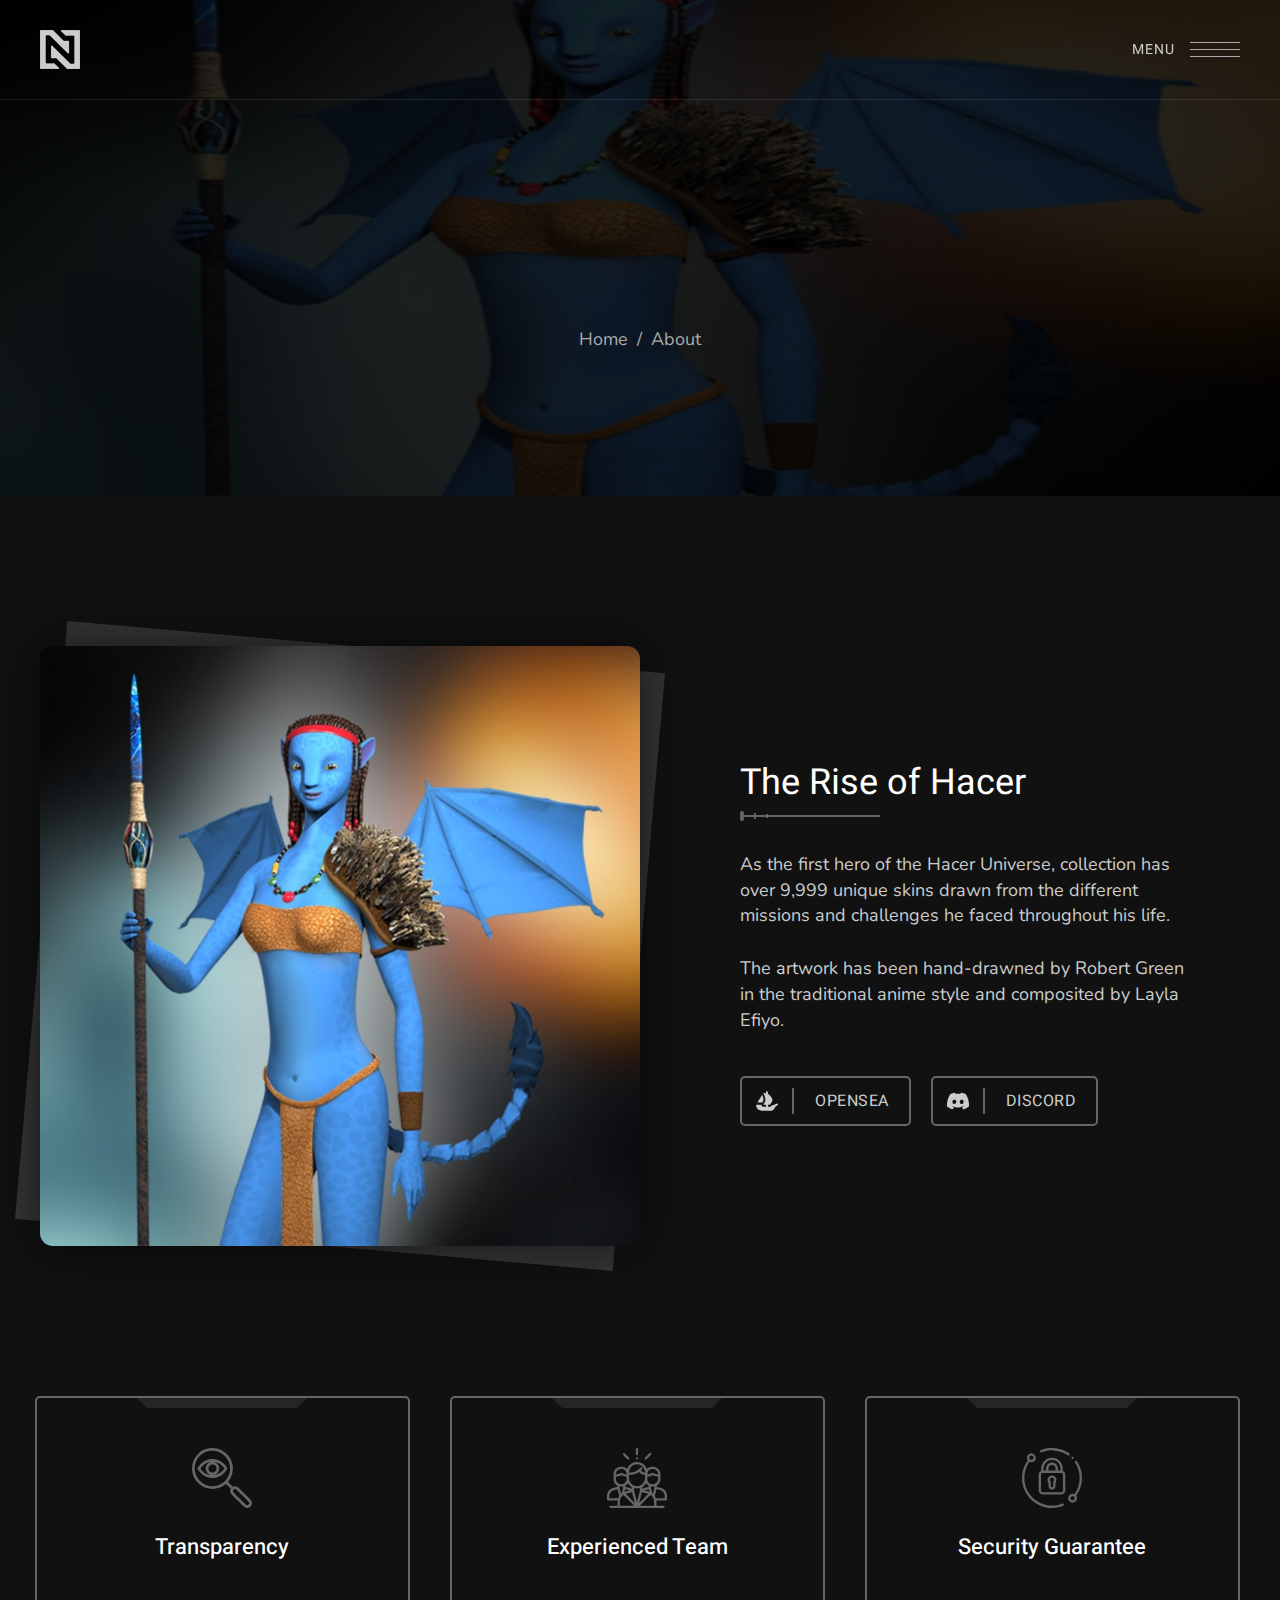
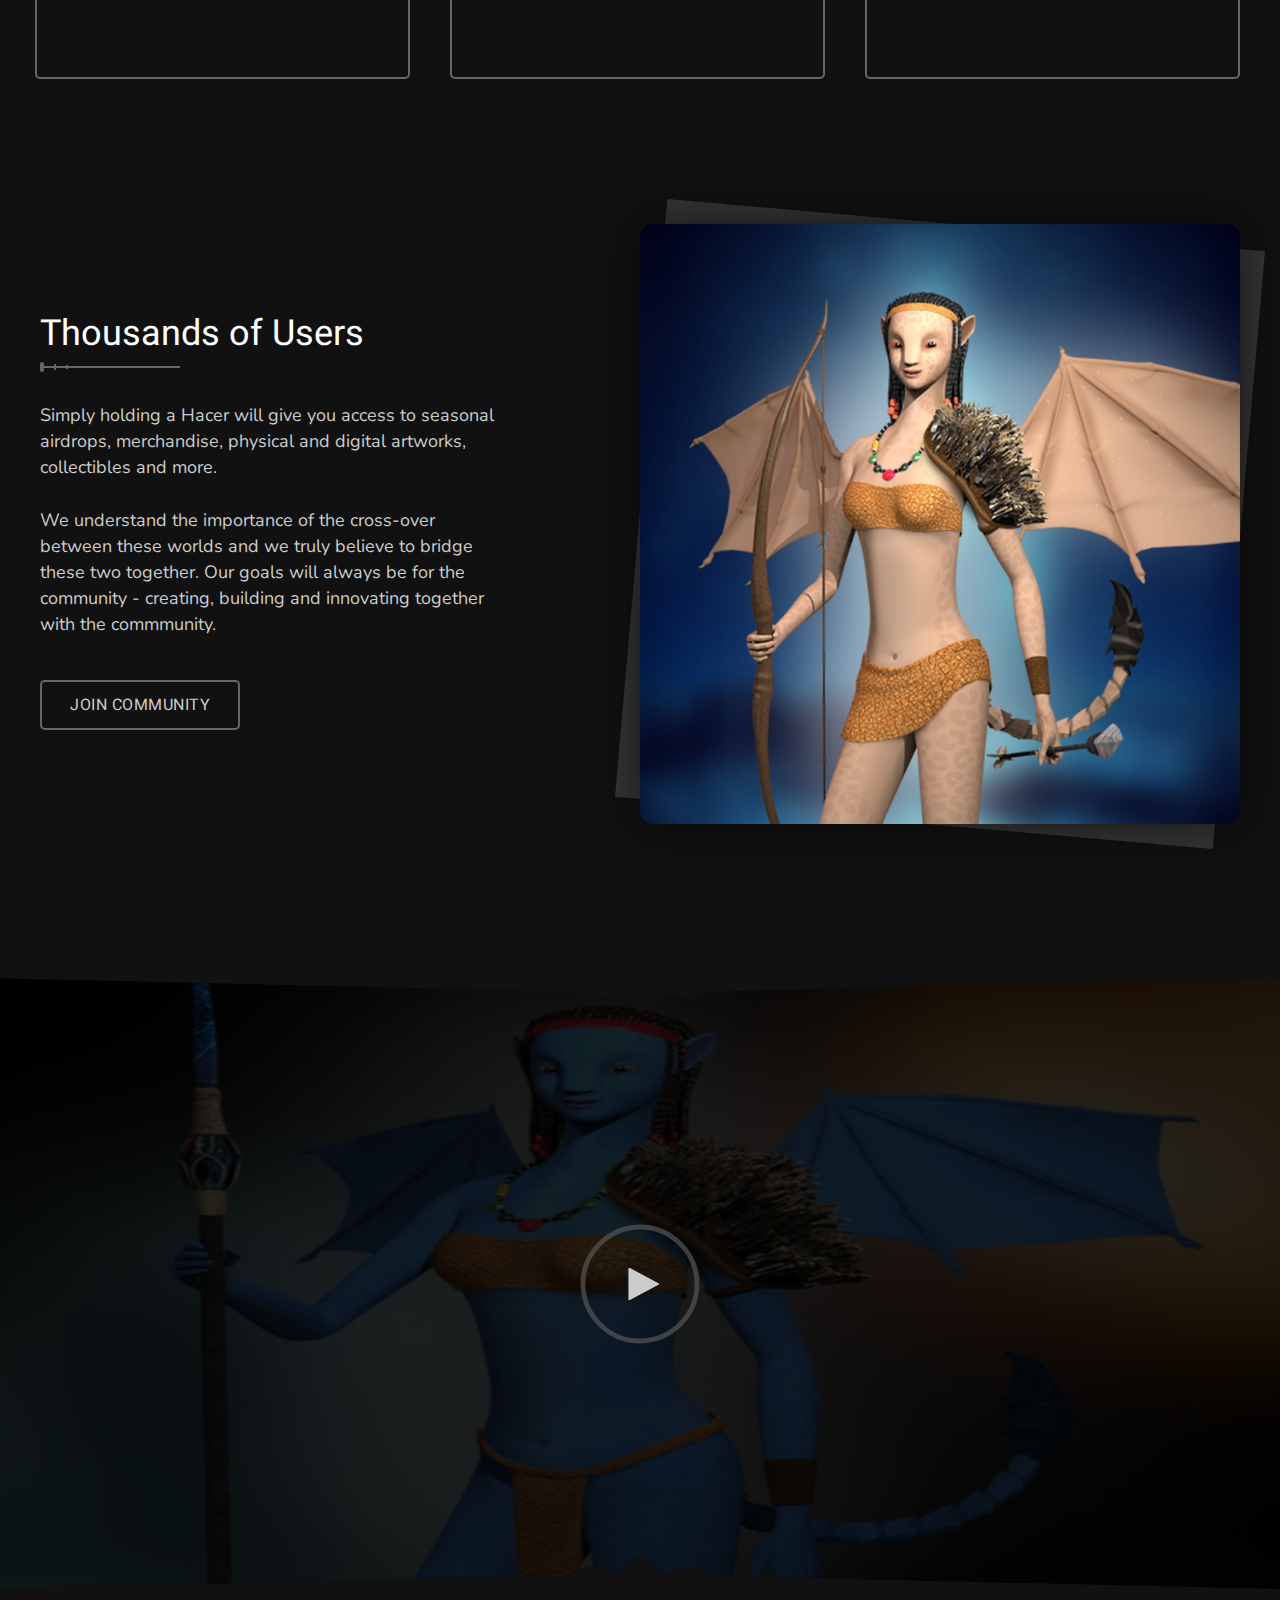
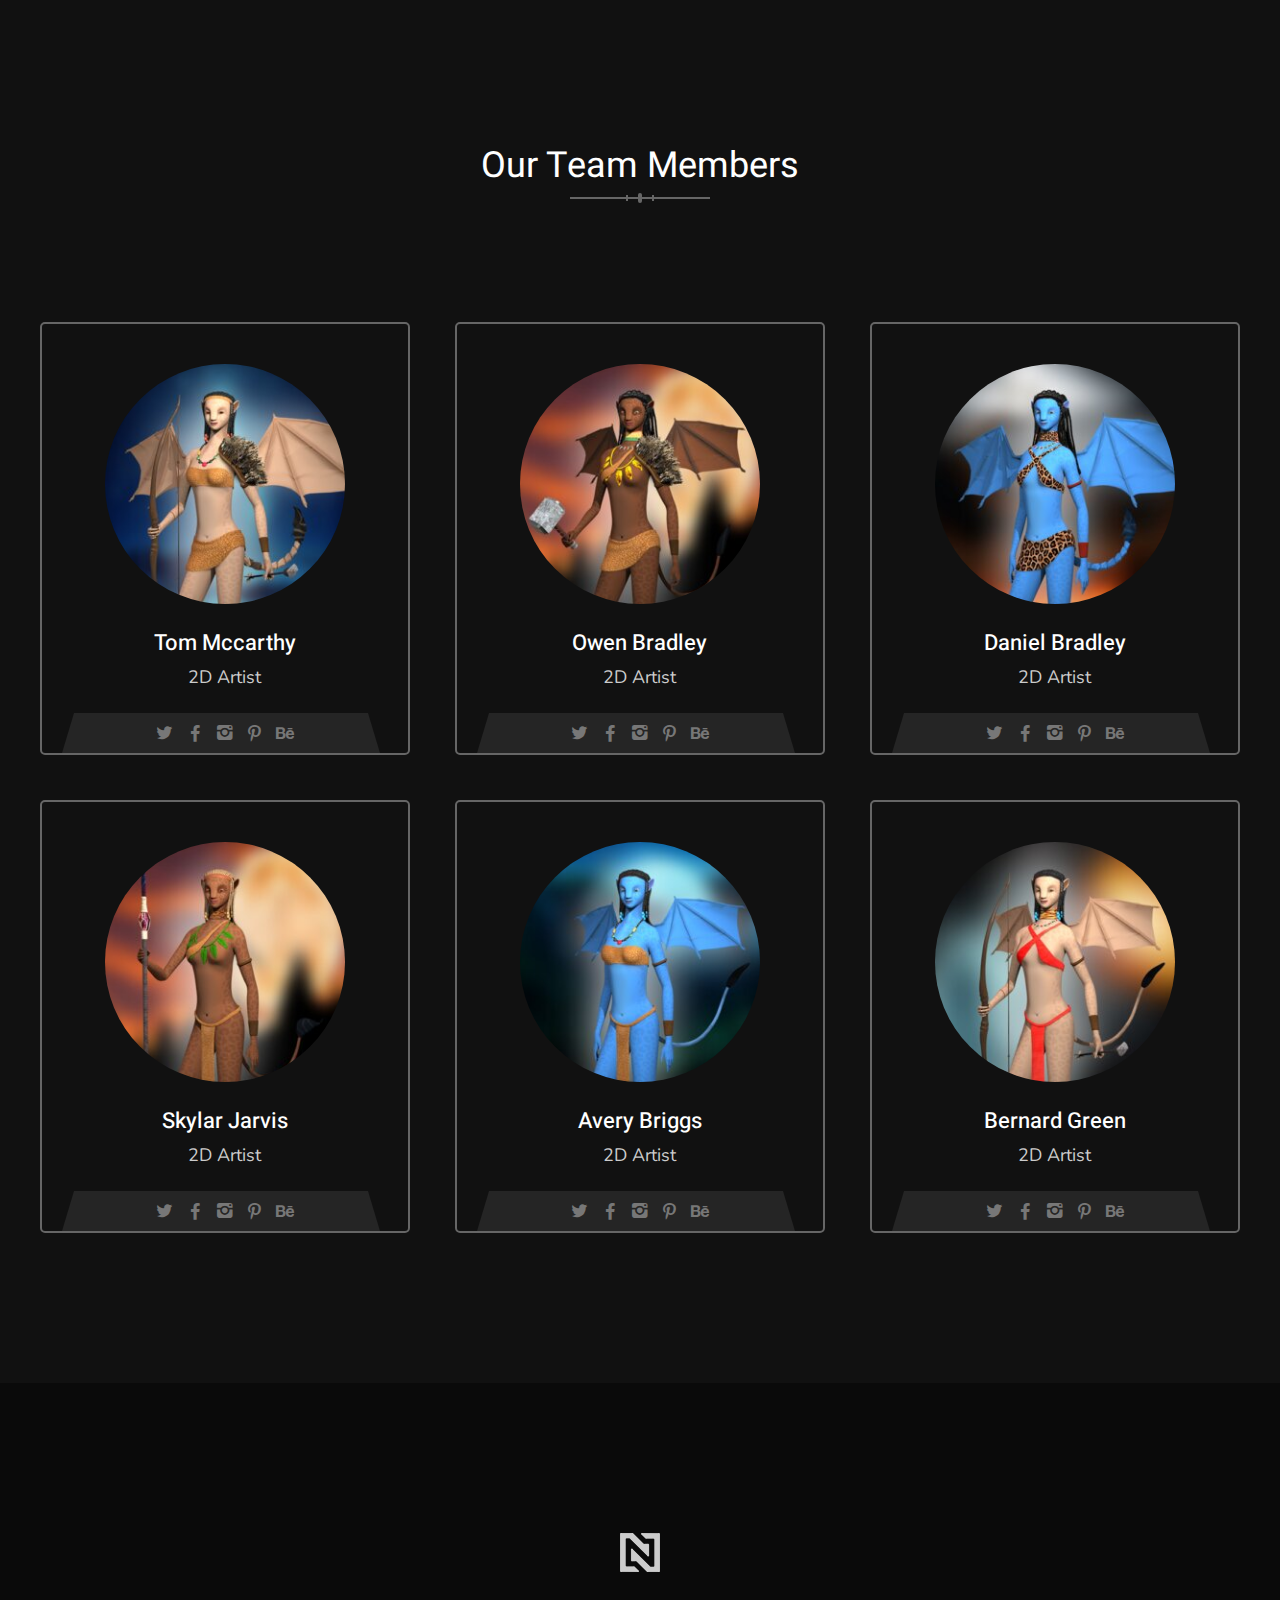
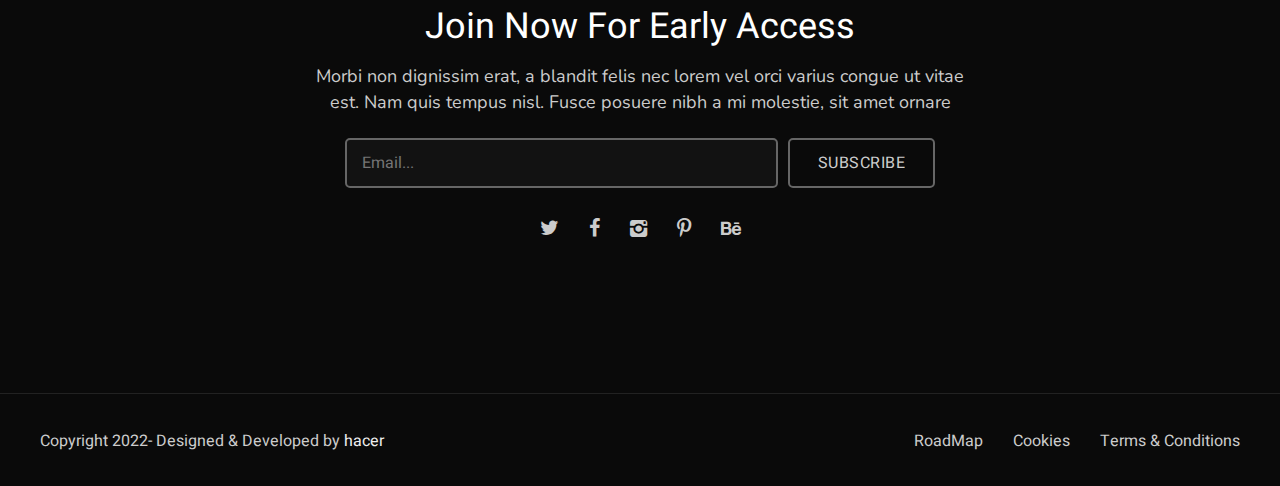
<file: about.html>
<!DOCTYPE html>
<!--[if lt IE 7]><html class="ie ie6" lang="en"> <![endif]-->
<!--[if IE 7]><html class="ie ie7" lang="en"> <![endif]-->
<!--[if IE 8]><html class="ie ie8" lang="en"> <![endif]-->
<!--[if (gte IE 9)|!(IE)]><!-->
<html lang="en">
  <!--<![endif]-->

  <head>
    <meta http-equiv="Content-Type" content="text/html; charset=utf-8" />

    <meta name="description" content="Hacer" />
    <meta name="author" content="hacer" />

    <meta
      name="viewport"
      content="width=device-width, initial-scale=1, maximum-scale=1"
    />

    <title>Hacer | About</title>

    <!-- Google Fonts -->
    <link rel="preconnect" href="https://fonts.googleapis.com" />
    <link rel="preconnect" href="https://fonts.gstatic.com" crossorigin />
    <link
      href="https://fonts.googleapis.com/css2?family=Heebo:wght@100;200;300;400;500;600;700;800;900&family=Nunito:ital,wght@0,200;0,300;0,400;0,500;0,600;0,700;0,800;0,900;1,200;1,300;1,400;1,500;1,600;1,700;1,800;1,900&display=swap"
      rel="stylesheet"
    />
    <!-- !Google Fonts -->

    <!-- Styles -->
    <link type="text/css" rel="stylesheet" href="css/plugins.css" />
    <link type="text/css" rel="stylesheet" href="css/style.css?ver=1.1" />
    <!--[if lt IE 9]>
      <script type="text/javascript" src="js/modernizr.custom.js"></script>
    <![endif]-->
    <!-- !Styles -->
  </head>

  <body>
    <!-- Main -->
    <div class="hacer_fn_main" data-footer-sticky="">
      <!-- Product Modal -->
      <div class="hacer_fn_modal product_modal">
        <div class="modal_in">
          <div class="modal_closer">
            <a href="https://www.hacer.store/">
              <img src="svg/cancel.svg" alt="" class="fn__svg" />
            </a>
          </div>
          <div class="modal_content">
            <div class="hacer_fn_product_modal">
              <div class="img_item">
                <!-- here comes product's image -->
              </div>
              <div class="content_item">
                <div class="hacer_fn_title" data-align="left">
                  <h3 class="fn_title"><!-- here comes product's title --></h3>
                  <div class="line"><span></span></div>
                </div>

                <div class="desc">
                  <p><!-- here comes product's description --></p>
                </div>

                <div class="buttons">
                  <a
                    href="https://opensea.io/Mr_Hacer"
                    target="_blank"
                    class="hacer_fn_button opensea"
                  >
                    <span class="icon"
                      ><img src="svg/opensea.svg" alt="" class="fn__svg"
                    /></span>
                    <span class="text">View on OpenSea</span>
                  </a>
                  <a
                    href="https://discord.com/invite/PaPbA5egf7"
                    target="_blank"
                    class="hacer_fn_button discord"
                  >
                    <span class="icon"
                      ><img src="svg/discord.svg" alt="" class="fn__svg"
                    /></span>
                    <span class="text">View on Discord</span>
                  </a>
                </div>
              </div>
            </div>
          </div>
        </div>
      </div>
      <!-- !Product Modal -->

      <!-- Right Navigation -->
      <div class="nav_overlay"></div>
      <div class="hacer_fn_nav">
        <div class="trigger is-active">
          <div class="trigger_in">
            <span class="text">Close</span>
            <span class="hamb">
              <span class="hamb_a"></span>
              <span class="hamb_b"></span>
              <span class="hamb_c"></span>
            </span>
          </div>
        </div>
        <div class="nav_content">
          <div class="nav_menu">
            <ul>
              <li class="menu-item menu-item-has-children">
                <a href="index.html">Home</a>
                <ul class="sub-menu">
                  <li><a href="index.html">Home Static</a></li>
                  <li><a href="index-kenburns.html">Full Kenburns</a></li>
                  <li><a href="index-half-kenburns.html">Half Kenburns</a></li>
                  <li><a href="index-half-slider.html">Half Slider</a></li>
                </ul>
              </li>
              <li class="menu-item"><a href="about.html">About</a></li>
              <li class="menu-item">
                <a href="collection.html">Collection</a>
              </li>
              <li class="menu-item"><a href="blog.html">Blog</a></li>
              <li class="menu-item"><a href="contact.html">Contact</a></li>
            </ul>
          </div>
          <div class="nav_buttons">
            <a
              href="https://opensea.io/Mr_Hacer"
              class="hacer_fn_button"
              target="_blank"
            >
              <span class="icon"
                ><img src="svg/opensea.svg" alt="" class="fn__svg"
              /></span>
              <span class="text">OpenSea</span>
            </a>
            <a
              href="https://discord.com/invite/PaPbA5egf7"
              class="hacer_fn_button"
              target="_blank"
            >
              <span class="icon"
                ><img src="svg/discord.svg" alt="" class="fn__svg"
              /></span>
              <span class="text">Discord</span>
            </a>
          </div>
        </div>

        <!-- Nav Footer -->
        <div class="nav_footer">
          <div class="nf_left">
            <p>
              Copyright 2022- Designed &amp; Developed by
              <a href="https://www.hacer.store/" target="_blank">hacer</a>
            </p>
          </div>
          <div class="nf_right">
            <div class="hacer_fn_social_list">
              <ul>
                <li>
                  <a href="https://www.hacer.store/"
                    ><i class="fn-icon-twitter"></i
                  ></a>
                </li>
                <li>
                  <a href="https://www.hacer.store/"
                    ><i class="fn-icon-facebook"></i
                  ></a>
                </li>
                <li>
                  <a href="https://www.hacer.store/"
                    ><i class="fn-icon-instagram"></i
                  ></a>
                </li>
                <li>
                  <a href="https://www.hacer.store/"
                    ><i class="fn-icon-pinterest"></i
                  ></a>
                </li>
                <li>
                  <a href="https://www.hacer.store/"
                    ><i class="fn-icon-behance"></i
                  ></a>
                </li>
              </ul>
            </div>
          </div>
        </div>
        <!-- !Nav Footer -->
      </div>
      <!-- !Right Navigation -->

      <!-- Header -->
      <header class="hacer_fn_header">
        <div class="container">
          <div class="header_in">
            <div class="logo">
              <a href="index.html"><img src="img/logo.png" alt="" /></a>
            </div>

            <div class="trigger">
              <div class="trigger_in">
                <span class="text">Menu</span>
                <span class="hamb">
                  <span class="hamb_a"></span>
                  <span class="hamb_b"></span>
                  <span class="hamb_c"></span>
                </span>
              </div>
            </div>
          </div>
        </div>
      </header>
      <!-- !Header -->

      <!-- Content -->
      <div class="hacer_fn_content">
        <!-- Page Title -->
        <div class="hacer_fn_pagetitle">
          <div class="bg_overlay">
            <div class="bg_color"></div>
            <div class="bg_image" data-bg-img="img/hero/bg.jpg"></div>
          </div>
          <div class="pt_content">
            <div class="container">
              <h3
                class="fn_title fn_animated_text"
                data-wait="1000"
                data-speed="8"
              >
                About
              </h3>
              <p class="fn_desc">
                <a href="index.html">Home</a>
                <span class="separator">/</span>
                <span class="current">About</span>
              </p>
            </div>
          </div>
        </div>
        <!-- !Page Title -->

        <!-- About Page -->
        <div class="hacer_fn_aboutpage">
          <!-- Information Section -->
          <section id="information">
            <div class="container">
              <!-- About Item #1 -->
              <div class="hacer_fn_about_item">
                <div class="img_item">
                  <img src="img/about/1.jpg" alt="" />
                </div>
                <div class="content_item">
                  <div class="hacer_fn_title" data-align="left">
                    <h3 class="fn_title">The Rise of Hacer</h3>
                    <div class="line"><span></span></div>
                  </div>

                  <div class="desc">
                    <p>
                      As the first hero of the Hacer Universe, collection has
                      over 9,999 unique skins drawn from the different missions
                      and challenges he faced throughout his life.
                    </p>
                    <p>
                      The artwork has been hand-drawned by Robert Green in the
                      traditional anime style and composited by Layla Efiyo.
                    </p>
                  </div>

                  <div class="buttons">
                    <a
                      href="https://opensea.io/Mr_Hacer"
                      target="_blank"
                      class="hacer_fn_button"
                    >
                      <span class="icon"
                        ><img src="svg/opensea.svg" alt="" class="fn__svg"
                      /></span>
                      <span class="text">OpenSea</span>
                    </a>
                    <a
                      href="https://discord.com/invite/PaPbA5egf7"
                      target="_blank"
                      class="hacer_fn_button"
                    >
                      <span class="icon"
                        ><img src="svg/discord.svg" alt="" class="fn__svg"
                      /></span>
                      <span class="text">Discord</span>
                    </a>
                  </div>
                </div>
              </div>
              <!-- !About Item #1 -->

              <!-- Guarantee List -->
              <div class="hacer_fn_gualist">
                <ul>
                  <li>
                    <div class="item">
                      <span class="line"></span>
                      <img src="svg/search-engine.svg" alt="" class="fn__svg" />
                      <h3 class="fn_title">Transparency</h3>
                      <p class="fn_desc fn_animated_text">
                        Morbi non dignissim erat, a blandit felis. Suspendisse
                        nec lorem vel orci varius congue ut vitae est.
                      </p>
                    </div>
                  </li>
                  <li>
                    <div class="item">
                      <span class="line"></span>
                      <img src="svg/management.svg" alt="" class="fn__svg" />
                      <h3 class="fn_title">Experienced Team</h3>
                      <p class="fn_desc fn_animated_text">
                        Morbi non dignissim erat, a blandit felis. Suspendisse
                        nec lorem vel orci varius congue ut vitae est.
                      </p>
                    </div>
                  </li>
                  <li>
                    <div class="item">
                      <span class="line"></span>
                      <img src="svg/padlock.svg" alt="" class="fn__svg" />
                      <h3 class="fn_title">Security Guarantee</h3>
                      <p class="fn_desc fn_animated_text">
                        Morbi non dignissim erat, a blandit felis. Suspendisse
                        nec lorem vel orci varius congue ut vitae est.
                      </p>
                    </div>
                  </li>
                </ul>
              </div>
              <!-- !Guarantee List -->

              <!-- About Item #2 -->
              <div class="hacer_fn_about_item reverse">
                <div class="img_item">
                  <img src="img/about/2.jpg" alt="" />
                </div>
                <div class="content_item">
                  <div class="hacer_fn_title" data-align="left">
                    <h3 class="fn_title">Thousands of Users</h3>
                    <div class="line"><span></span></div>
                  </div>

                  <div class="desc">
                    <p>
                      Simply holding a Hacer will give you access to seasonal
                      airdrops, merchandise, physical and digital artworks,
                      collectibles and more.
                    </p>
                    <p>
                      We understand the importance of the cross-over between
                      these worlds and we truly believe to bridge these two
                      together. Our goals will always be for the community -
                      creating, building and innovating together with the
                      commmunity.
                    </p>
                  </div>

                  <div class="buttons">
                    <a
                      href="https://www.hacer.store/"
                      class="hacer_fn_button only_text"
                    >
                      <span class="text">Join Community</span>
                    </a>
                  </div>
                </div>
              </div>
              <!-- !About Item #2 -->
            </div>
          </section>
          <!-- !Information Section -->

          <!-- Video Section -->
          <section id="video">
            <!-- Dividers -->
            <img
              src="svg/divider.svg"
              alt=""
              class="fn__svg fn__divider top_divider"
            />
            <img
              src="svg/divider.svg"
              alt=""
              class="fn__svg fn__divider bottom_divider"
            />
            <!-- !Dividers -->

            <!-- Video Shortcode -->
            <div class="hacer_fn_video">
              <div class="bg_overlay">
                <div class="bg_image" data-bg-img="img/hero/bg.jpg"></div>
                <div class="bg_color"></div>
              </div>
              <div class="v_content">
                <a class="popup-youtube" href="https://www.youtube.com/">
                  <img src="svg/play.svg" alt="" class="fn__svg" />
                </a>
              </div>
            </div>
            <!-- !Video Shortcode -->
          </section>
          <!-- !Video Section -->

          <!-- Team Section -->
          <section id="team">
            <div class="container">
              <!-- Main Title -->
              <div class="hacer_fn_title">
                <h3 class="fn_title">Our Team Members</h3>
                <div class="line"><span></span></div>
              </div>
              <!-- !Main Title -->

              <div class="mw_650 fn_description">
                <p class="fn_desc fn_animated_text">
                  The idea was born in London and rapidly became a borderless
                  vision - A team of Hacer with a background in computer
                  graphics, crypto, technology, and art.
                </p>
              </div>

              <!-- Team List Shortcode -->
              <div class="hacer_fn_team">
                <ul class="team_list">
                  <li class="team_item">
                    <div class="t_item">
                      <div class="person_info">
                        <div class="img_holder">
                          <img src="img/author/1.jpg" alt="" />
                        </div>
                        <div class="title_holder">
                          <h3 class="fn_title">Tom Mccarthy</h3>
                          <p class="fn_desc">2D Artist</p>
                        </div>
                      </div>
                      <div class="person_social">
                        <ul>
                          <li>
                            <a href="https://www.hacer.store/"
                              ><i class="fn-icon-twitter"></i
                            ></a>
                          </li>
                          <li>
                            <a href="https://www.hacer.store/"
                              ><i class="fn-icon-facebook"></i
                            ></a>
                          </li>
                          <li>
                            <a href="https://www.hacer.store/"
                              ><i class="fn-icon-instagram"></i
                            ></a>
                          </li>
                          <li>
                            <a href="https://www.hacer.store/"
                              ><i class="fn-icon-pinterest"></i
                            ></a>
                          </li>
                          <li>
                            <a href="https://www.hacer.store/"
                              ><i class="fn-icon-behance"></i
                            ></a>
                          </li>
                        </ul>
                      </div>
                    </div>
                  </li>

                  <li class="team_item">
                    <div class="t_item">
                      <div class="person_info">
                        <div class="img_holder">
                          <img src="img/author/2.jpg" alt="" />
                        </div>
                        <div class="title_holder">
                          <h3 class="fn_title">Owen Bradley</h3>
                          <p class="fn_desc">2D Artist</p>
                        </div>
                      </div>
                      <div class="person_social">
                        <ul>
                          <li>
                            <a href="https://www.hacer.store/"
                              ><i class="fn-icon-twitter"></i
                            ></a>
                          </li>
                          <li>
                            <a href="https://www.hacer.store/"
                              ><i class="fn-icon-facebook"></i
                            ></a>
                          </li>
                          <li>
                            <a href="https://www.hacer.store/"
                              ><i class="fn-icon-instagram"></i
                            ></a>
                          </li>
                          <li>
                            <a href="https://www.hacer.store/"
                              ><i class="fn-icon-pinterest"></i
                            ></a>
                          </li>
                          <li>
                            <a href="https://www.hacer.store/"
                              ><i class="fn-icon-behance"></i
                            ></a>
                          </li>
                        </ul>
                      </div>
                    </div>
                  </li>

                  <li class="team_item">
                    <div class="t_item">
                      <div class="person_info">
                        <div class="img_holder">
                          <img src="img/author/3.jpg" alt="" />
                        </div>
                        <div class="title_holder">
                          <h3 class="fn_title">Daniel Bradley</h3>
                          <p class="fn_desc">2D Artist</p>
                        </div>
                      </div>
                      <div class="person_social">
                        <ul>
                          <li>
                            <a href="https://www.hacer.store/"
                              ><i class="fn-icon-twitter"></i
                            ></a>
                          </li>
                          <li>
                            <a href="https://www.hacer.store/"
                              ><i class="fn-icon-facebook"></i
                            ></a>
                          </li>
                          <li>
                            <a href="https://www.hacer.store/"
                              ><i class="fn-icon-instagram"></i
                            ></a>
                          </li>
                          <li>
                            <a href="https://www.hacer.store/"
                              ><i class="fn-icon-pinterest"></i
                            ></a>
                          </li>
                          <li>
                            <a href="https://www.hacer.store/"
                              ><i class="fn-icon-behance"></i
                            ></a>
                          </li>
                        </ul>
                      </div>
                    </div>
                  </li>

                  <li class="team_item">
                    <div class="t_item">
                      <div class="person_info">
                        <div class="img_holder">
                          <img src="img/author/4.jpg" alt="" />
                        </div>
                        <div class="title_holder">
                          <h3 class="fn_title">Skylar Jarvis</h3>
                          <p class="fn_desc">2D Artist</p>
                        </div>
                      </div>
                      <div class="person_social">
                        <ul>
                          <li>
                            <a href="https://www.hacer.store/"
                              ><i class="fn-icon-twitter"></i
                            ></a>
                          </li>
                          <li>
                            <a href="https://www.hacer.store/"
                              ><i class="fn-icon-facebook"></i
                            ></a>
                          </li>
                          <li>
                            <a href="https://www.hacer.store/"
                              ><i class="fn-icon-instagram"></i
                            ></a>
                          </li>
                          <li>
                            <a href="https://www.hacer.store/"
                              ><i class="fn-icon-pinterest"></i
                            ></a>
                          </li>
                          <li>
                            <a href="https://www.hacer.store/"
                              ><i class="fn-icon-behance"></i
                            ></a>
                          </li>
                        </ul>
                      </div>
                    </div>
                  </li>

                  <li class="team_item">
                    <div class="t_item">
                      <div class="person_info">
                        <div class="img_holder">
                          <img src="img/author/5.jpg" alt="" />
                        </div>
                        <div class="title_holder">
                          <h3 class="fn_title">Avery Briggs</h3>
                          <p class="fn_desc">2D Artist</p>
                        </div>
                      </div>
                      <div class="person_social">
                        <ul>
                          <li>
                            <a href="https://www.hacer.store/"
                              ><i class="fn-icon-twitter"></i
                            ></a>
                          </li>
                          <li>
                            <a href="https://www.hacer.store/"
                              ><i class="fn-icon-facebook"></i
                            ></a>
                          </li>
                          <li>
                            <a href="https://www.hacer.store/"
                              ><i class="fn-icon-instagram"></i
                            ></a>
                          </li>
                          <li>
                            <a href="https://www.hacer.store/"
                              ><i class="fn-icon-pinterest"></i
                            ></a>
                          </li>
                          <li>
                            <a href="https://www.hacer.store/"
                              ><i class="fn-icon-behance"></i
                            ></a>
                          </li>
                        </ul>
                      </div>
                    </div>
                  </li>

                  <li class="team_item">
                    <div class="t_item">
                      <div class="person_info">
                        <div class="img_holder">
                          <img src="img/author/6.jpg" alt="" />
                        </div>
                        <div class="title_holder">
                          <h3 class="fn_title">Bernard Green</h3>
                          <p class="fn_desc">2D Artist</p>
                        </div>
                      </div>
                      <div class="person_social">
                        <ul>
                          <li>
                            <a href="https://www.hacer.store/"
                              ><i class="fn-icon-twitter"></i
                            ></a>
                          </li>
                          <li>
                            <a href="https://www.hacer.store/"
                              ><i class="fn-icon-facebook"></i
                            ></a>
                          </li>
                          <li>
                            <a href="https://www.hacer.store/"
                              ><i class="fn-icon-instagram"></i
                            ></a>
                          </li>
                          <li>
                            <a href="https://www.hacer.store/"
                              ><i class="fn-icon-pinterest"></i
                            ></a>
                          </li>
                          <li>
                            <a href="https://www.hacer.store/"
                              ><i class="fn-icon-behance"></i
                            ></a>
                          </li>
                        </ul>
                      </div>
                    </div>
                  </li>
                </ul>
              </div>
              <!-- !Team List Shortcode -->
            </div>
          </section>
          <!-- !Team Section -->
        </div>
        <!-- !About Page -->
      </div>
      <!-- Content -->

      <!-- Footer -->
      <footer id="footer">
        <div class="hacer_fn_footer">
          <!-- Footer Top -->
          <div class="footer_top">
            <div class="container">
              <div class="ft_in">
                <div class="desc">
                  <div class="img">
                    <img src="img/footer-logo.png" alt="" />
                  </div>
                  <h3 class="fn_title">Join Now For Early Access</h3>
                  <p class="fn_desc">
                    Morbi non dignissim erat, a blandit felis nec lorem vel orci
                    varius congue ut vitae est. Nam quis tempus nisl. Fusce
                    posuere nibh a mi molestie, sit amet ornare
                  </p>
                </div>

                <div class="subscribe_form">
                  <div class="subscribe_in">
                    <input type="text" placeholder="Email..." />
                    <a
                      href="https://www.hacer.store/"
                      class="hacer_fn_button only_text"
                    >
                      <span class="text">Subscribe</span>
                    </a>
                  </div>
                  <div
                    class="returnmessage"
                    data-success="Your message has been received, We will contact you soon."
                    data-message="You have subscribed to our updates. Thank you"
                    data-invalid-email="Please enter valid email!"
                  ></div>
                  <div class="empty_notice">
                    <span>Please enter your Email</span>
                  </div>
                </div>

                <div class="hacer_fn_social_list">
                  <ul>
                    <li>
                      <a href="https://www.hacer.store/"
                        ><i class="fn-icon-twitter"></i
                      ></a>
                    </li>
                    <li>
                      <a href="https://www.hacer.store/"
                        ><i class="fn-icon-facebook"></i
                      ></a>
                    </li>
                    <li>
                      <a href="https://www.hacer.store/"
                        ><i class="fn-icon-instagram"></i
                      ></a>
                    </li>
                    <li>
                      <a href="https://www.hacer.store/"
                        ><i class="fn-icon-pinterest"></i
                      ></a>
                    </li>
                    <li>
                      <a href="https://www.hacer.store/"
                        ><i class="fn-icon-behance"></i
                      ></a>
                    </li>
                  </ul>
                </div>
              </div>
            </div>
          </div>
          <!-- !Footer Top -->

          <!-- Footer Bottom -->
          <div class="footer_bottom">
            <div class="container">
              <div class="fb_in">
                <div class="fb_left">
                  <p>
                    Copyright 2022- Designed &amp; Developed by
                    <a href="https://www.hacer.store/" target="_blank">hacer</a>
                  </p>
                </div>

                <div class="fb_right">
                  <ul>
                    <li><a href="roadmap.html">RoadMap</a></li>
                    <li><a href="https://www.hacer.store/">Cookies</a></li>
                    <li>
                      <a href="https://www.hacer.store/"
                        >Terms &amp; Conditions</a
                      >
                    </li>
                  </ul>
                </div>
              </div>
            </div>
          </div>
          <!-- !Footer Bottom -->
        </div>
      </footer>
      <!-- !Footer -->

      <!-- Totop -->
      <a href="https://www.hacer.store/" class="hacer_fn_totop">
        <span class="arrow"
          ><img src="svg/right-arr.svg" alt="" class="fn__svg"
        /></span>
        <span class="circle"
          ><img src="svg/circle.svg" alt="" class="fn__svg"
        /></span>
      </a>
      <!-- !Totop -->
    </div>
    <!-- !Main -->

    <!-- Scripts -->
    <script type="text/javascript" src="js/jquery.js"></script>
    <script type="text/javascript" src="js/plugins.js"></script>
    <!--[if lt IE 10]>
      <script type="text/javascript" src="js/ie8.js"></script>
    <![endif]-->
    <script type="text/javascript" src="js/init.js?ver=1.1"></script>
    <!-- !Scripts -->
  </body>
</html>
</file>
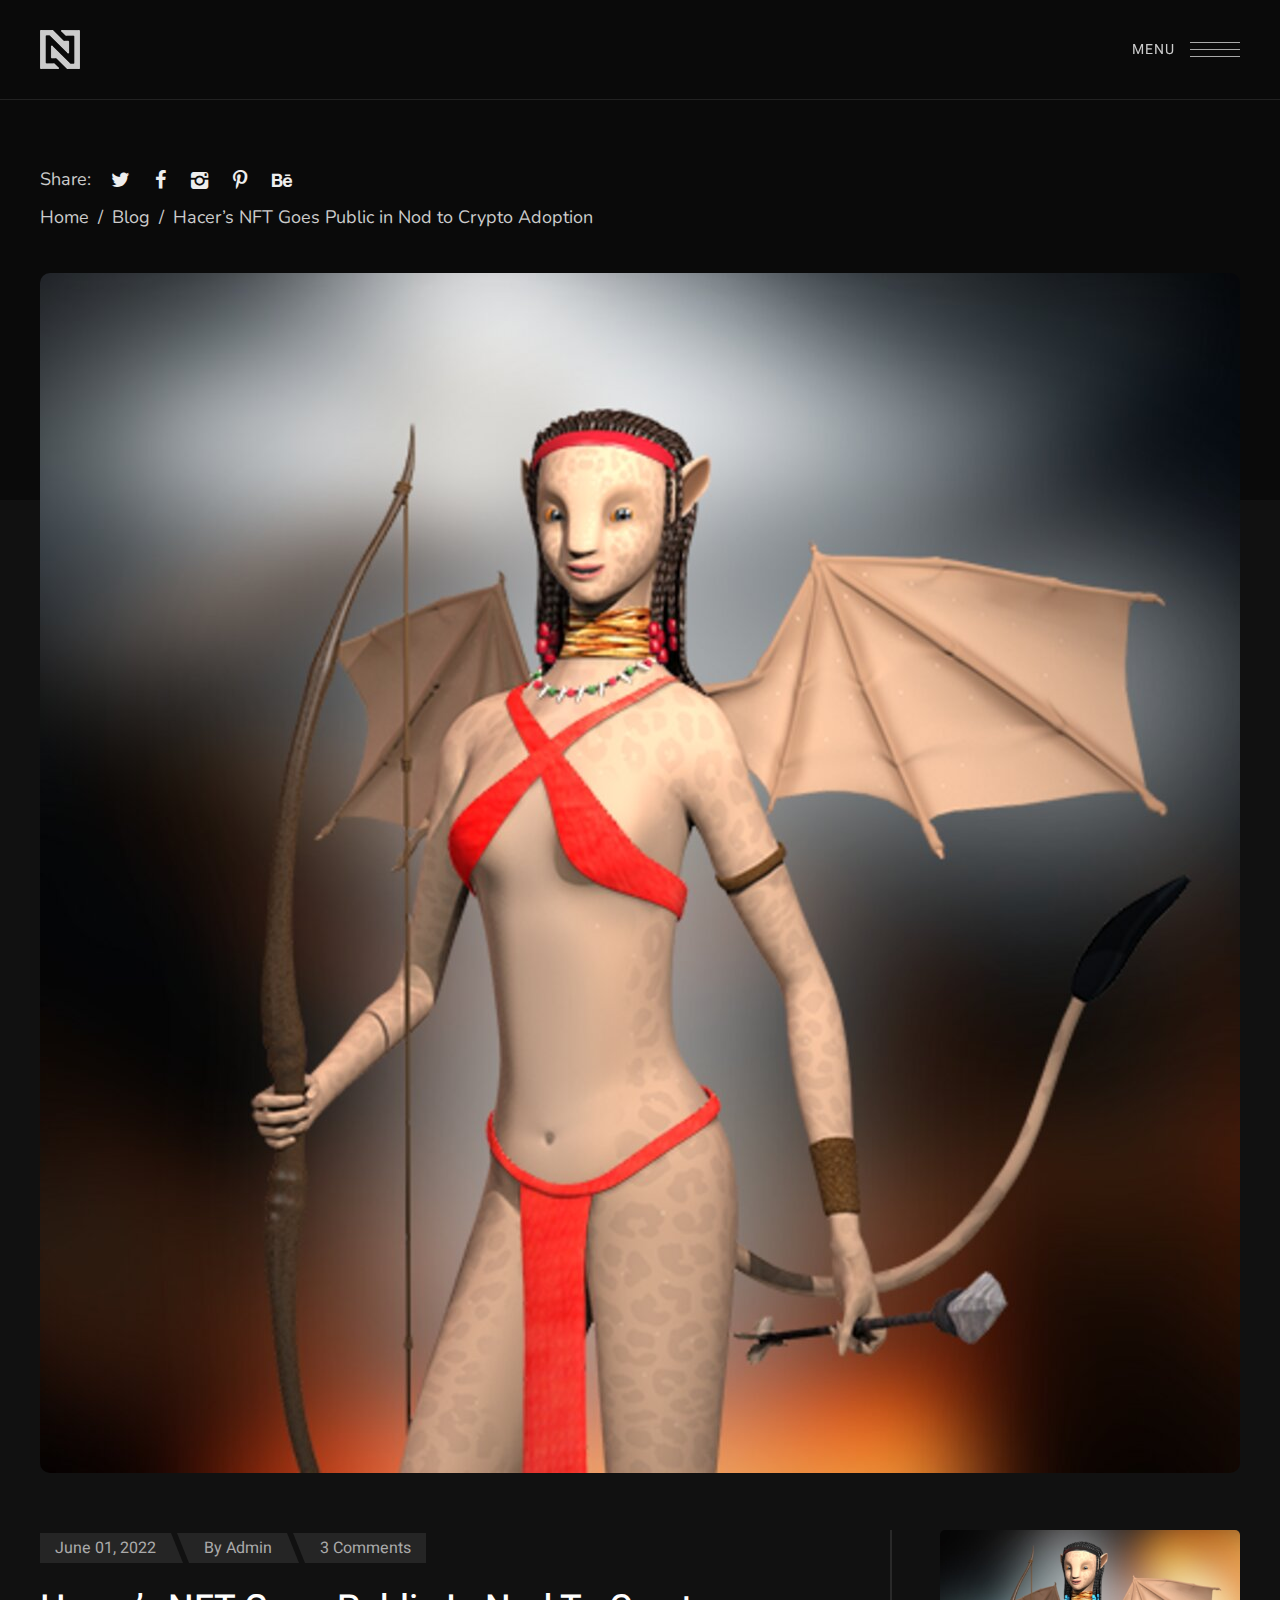
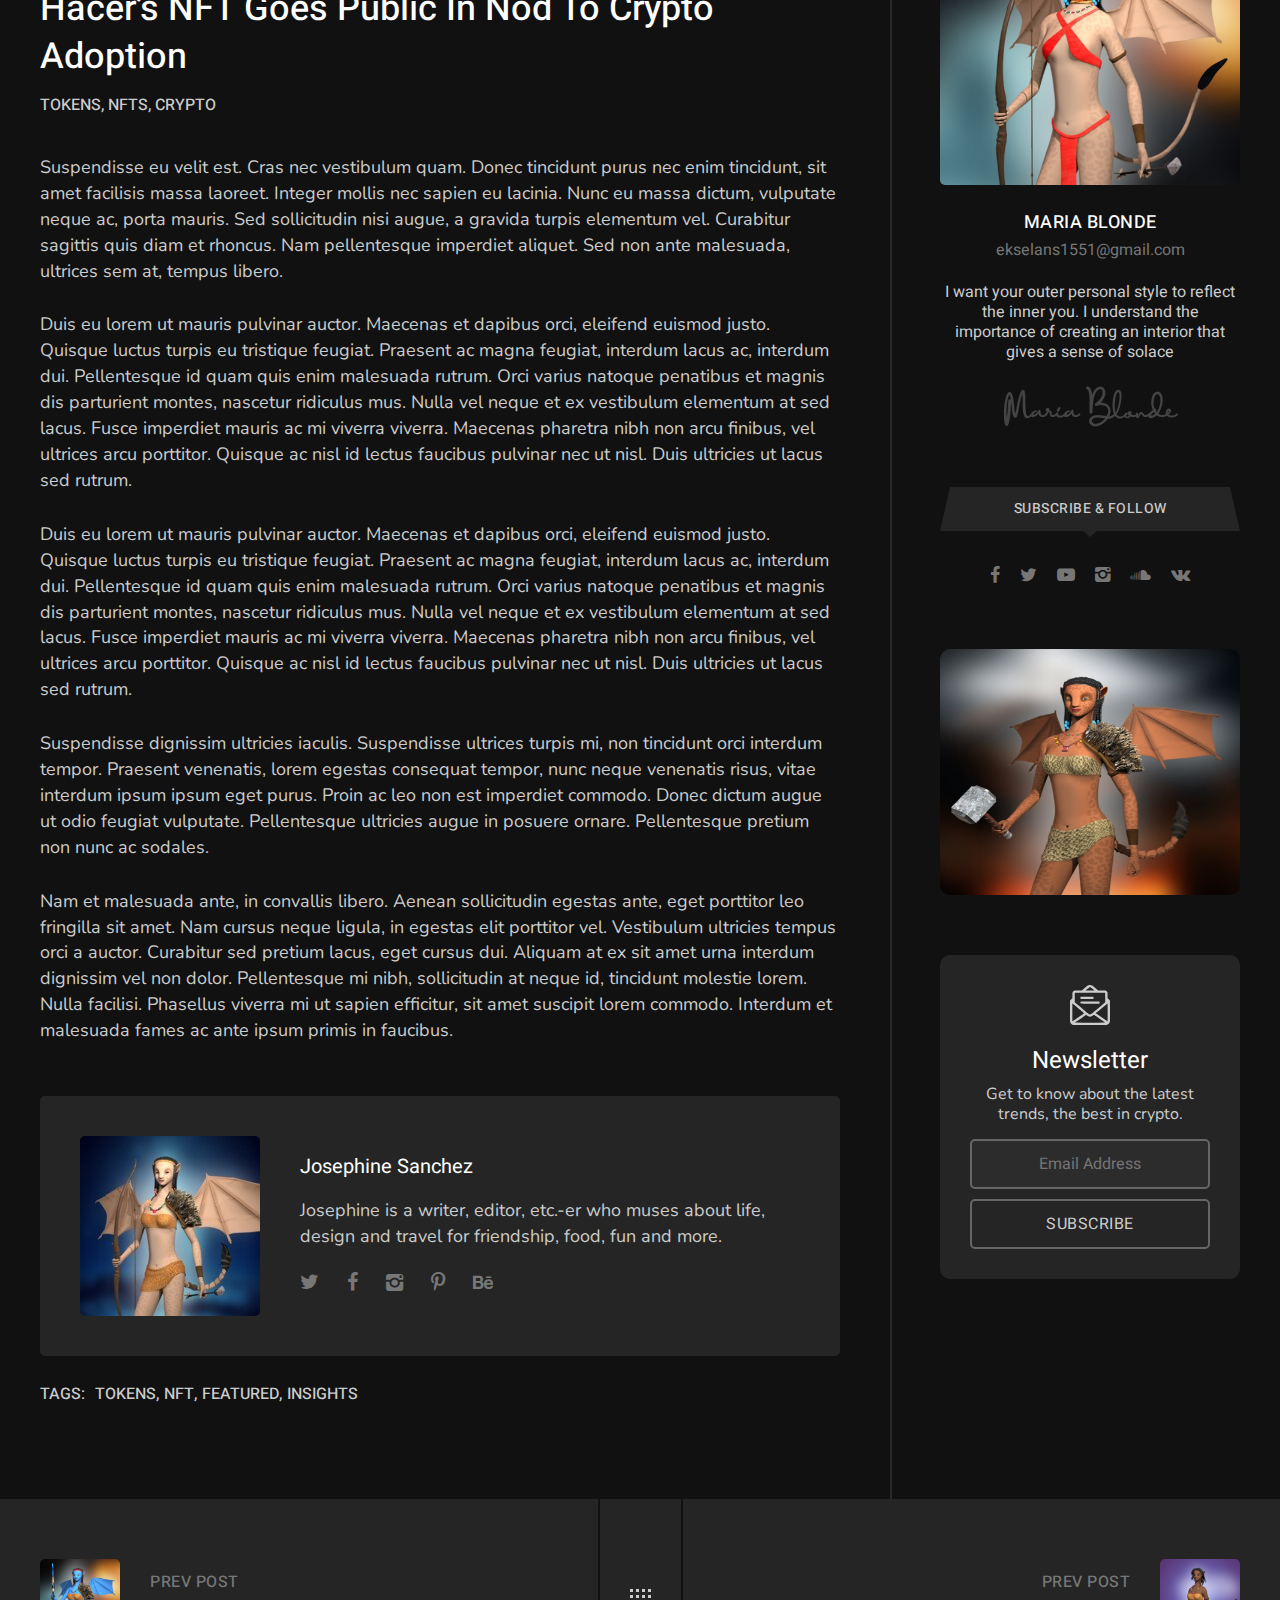
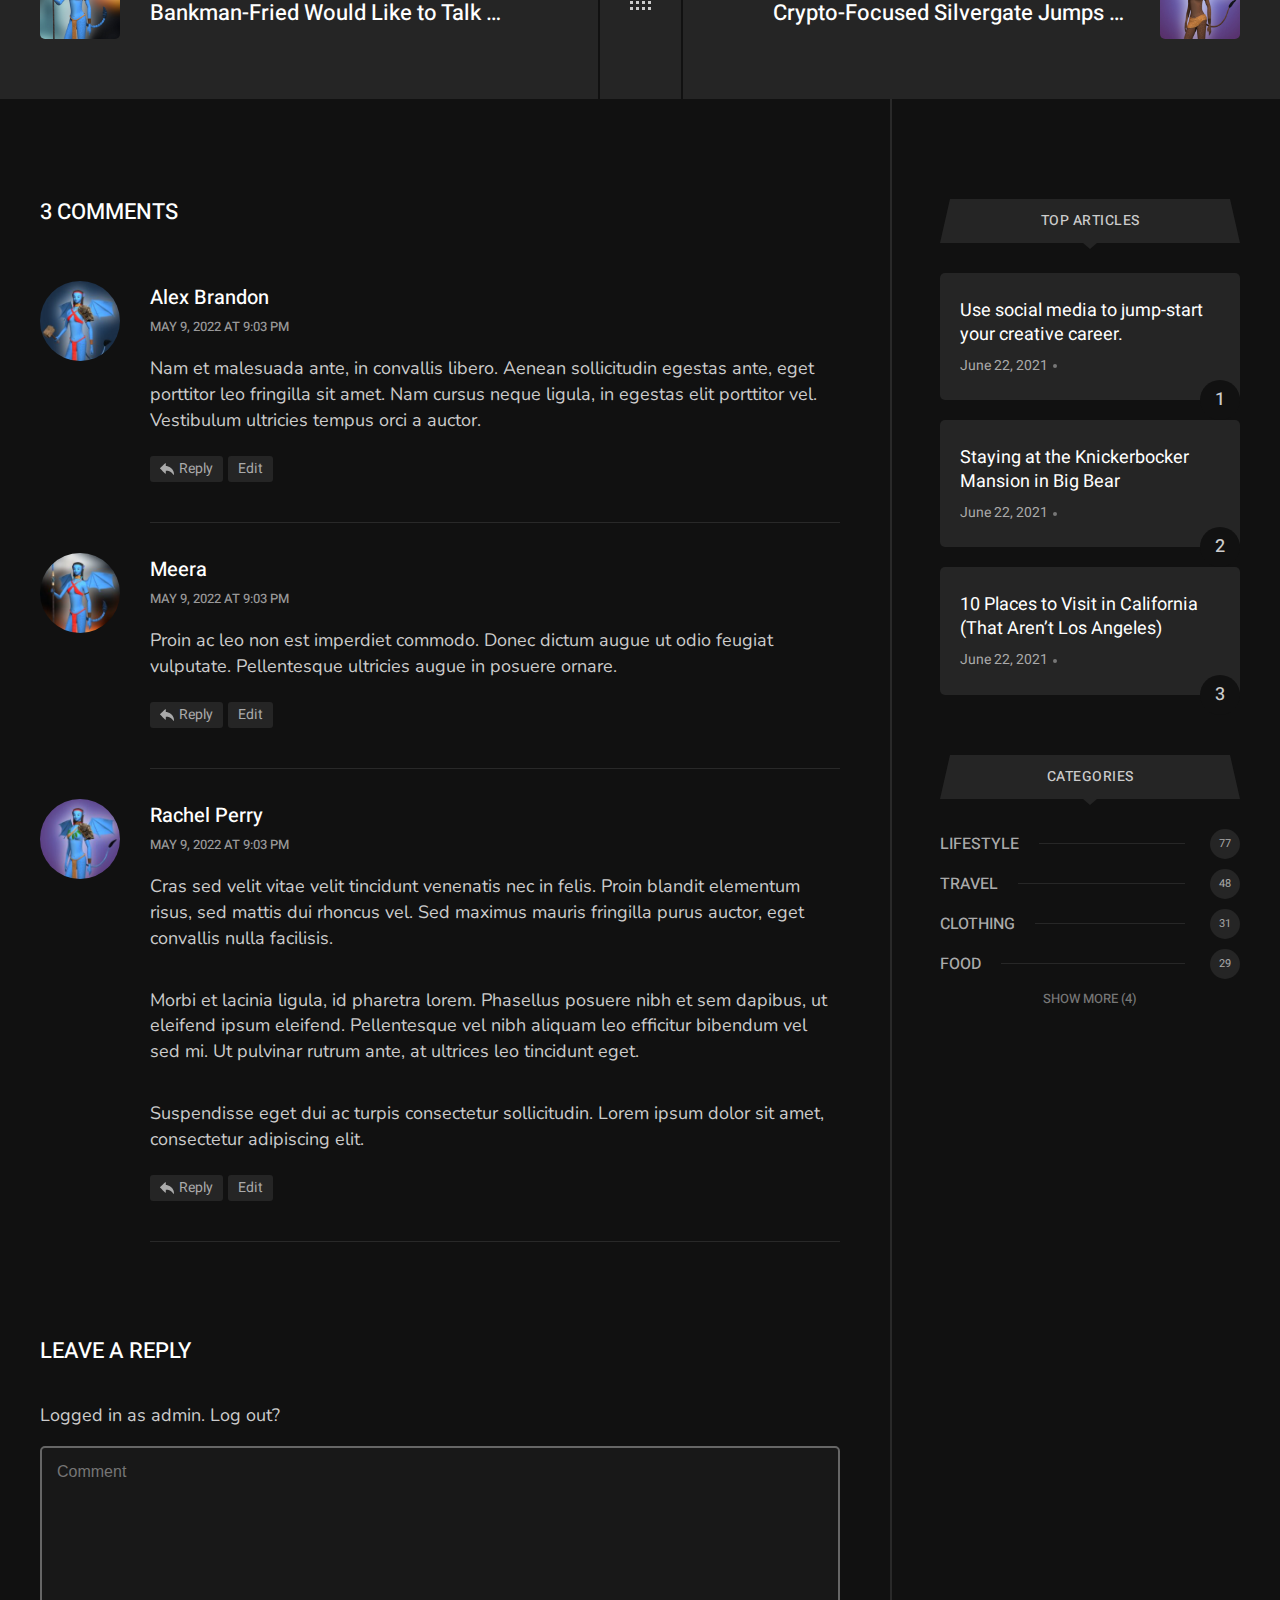
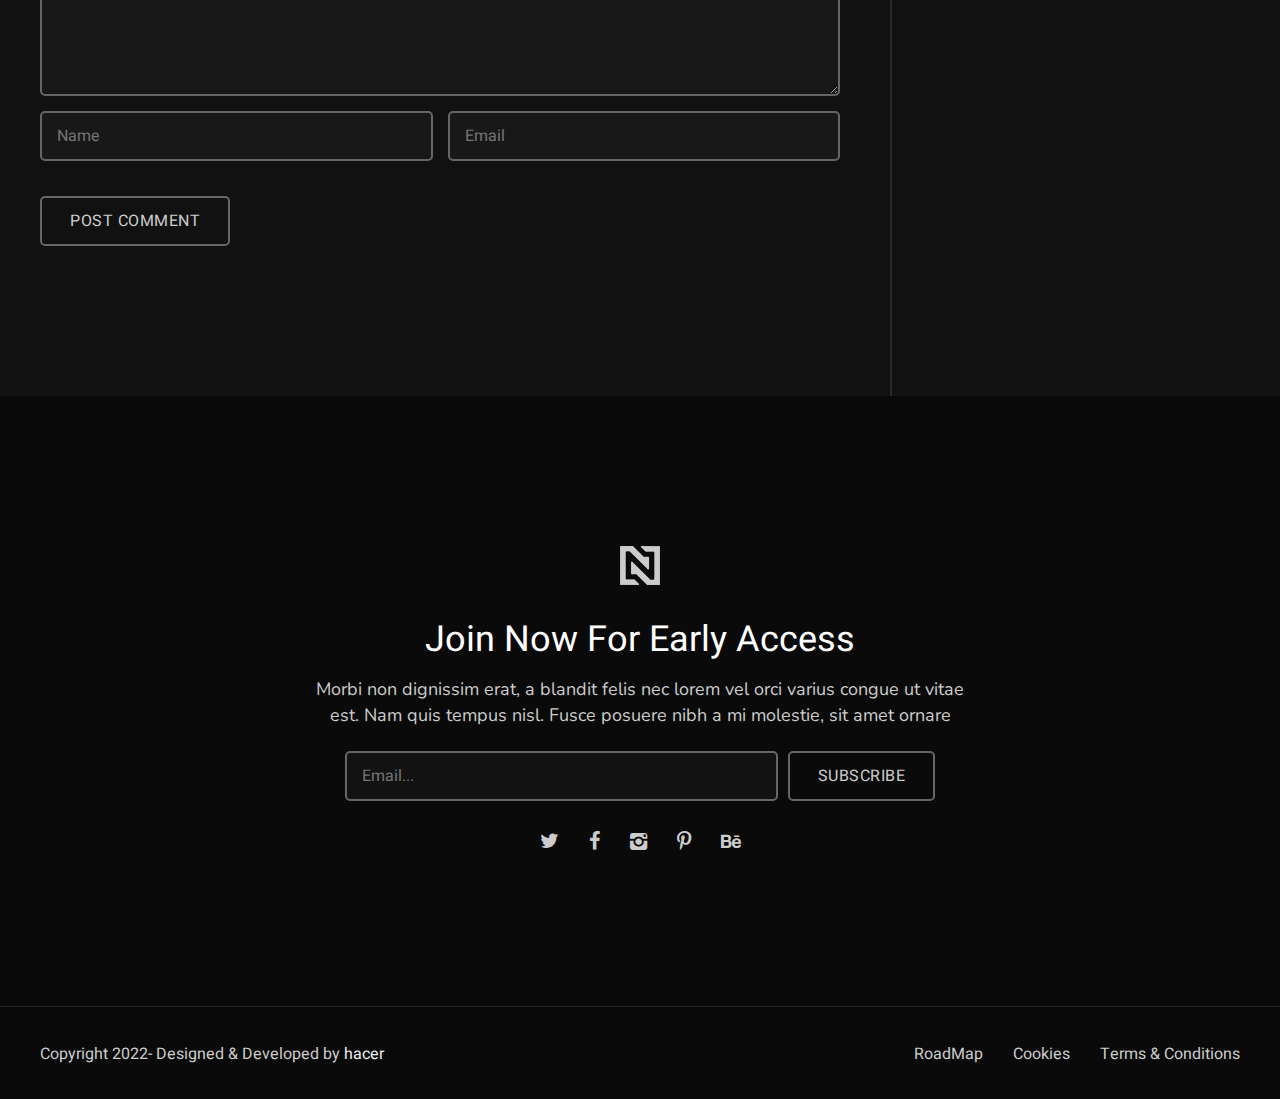
<file: blog-single.html>
<!DOCTYPE html>
<!--[if lt IE 7]><html class="ie ie6" lang="en"> <![endif]-->
<!--[if IE 7]><html class="ie ie7" lang="en"> <![endif]-->
<!--[if IE 8]><html class="ie ie8" lang="en"> <![endif]-->
<!--[if (gte IE 9)|!(IE)]><!-->
<html lang="en">
  <!--<![endif]-->

  <head>
    <meta http-equiv="Content-Type" content="text/html; charset=utf-8" />

    <meta name="description" content="Hacer" />
    <meta name="author" content="hacer" />

    <meta
      name="viewport"
      content="width=device-width, initial-scale=1, maximum-scale=1"
    />

    <title>Hacer | Blog Single</title>

    <!-- Google Fonts -->
    <link rel="preconnect" href="https://fonts.googleapis.com" />
    <link rel="preconnect" href="https://fonts.gstatic.com" crossorigin />
    <link
      href="https://fonts.googleapis.com/css2?family=Heebo:wght@100;200;300;400;500;600;700;800;900&family=Nunito:ital,wght@0,200;0,300;0,400;0,500;0,600;0,700;0,800;0,900;1,200;1,300;1,400;1,500;1,600;1,700;1,800;1,900&display=swap"
      rel="stylesheet"
    />
    <!-- !Google Fonts -->

    <!-- Styles -->
    <link type="text/css" rel="stylesheet" href="css/plugins.css" />
    <link type="text/css" rel="stylesheet" href="css/style.css?ver=1.1" />
    <!--[if lt IE 9]>
      <script type="text/javascript" src="js/modernizr.custom.js"></script>
    <![endif]-->
    <!-- !Styles -->
  </head>

  <body>
    <!-- Main -->
    <div class="hacer_fn_main" data-footer-sticky="">
      <!-- Product Modal -->
      <div class="hacer_fn_modal product_modal">
        <div class="modal_in">
          <div class="modal_closer">
            <a href="https://www.hacer.store/">
              <img src="svg/cancel.svg" alt="" class="fn__svg" />
            </a>
          </div>
          <div class="modal_content">
            <div class="hacer_fn_product_modal">
              <div class="img_item">
                <!-- here comes product's image -->
              </div>
              <div class="content_item">
                <div class="hacer_fn_title" data-align="left">
                  <h3 class="fn_title"><!-- here comes product's title --></h3>
                  <div class="line"><span></span></div>
                </div>

                <div class="desc">
                  <p><!-- here comes product's description --></p>
                </div>

                <div class="buttons">
                  <a
                    href="https://opensea.io/Mr_Hacer"
                    target="_blank"
                    class="hacer_fn_button opensea"
                  >
                    <span class="icon"
                      ><img src="svg/opensea.svg" alt="" class="fn__svg"
                    /></span>
                    <span class="text">View on OpenSea</span>
                  </a>
                  <a
                    href="https://discord.com/invite/PaPbA5egf7

"
                    target="_blank"
                    class="hacer_fn_button discord"
                  >
                    <span class="icon"
                      ><img src="svg/discord.svg" alt="" class="fn__svg"
                    /></span>
                    <span class="text">View on Discord</span>
                  </a>
                </div>
              </div>
            </div>
          </div>
        </div>
      </div>
      <!-- !Product Modal -->

      <!-- Right Navigation -->
      <div class="nav_overlay"></div>
      <div class="hacer_fn_nav">
        <div class="trigger is-active">
          <div class="trigger_in">
            <span class="text">Close</span>
            <span class="hamb">
              <span class="hamb_a"></span>
              <span class="hamb_b"></span>
              <span class="hamb_c"></span>
            </span>
          </div>
        </div>
        <div class="nav_content">
          <div class="nav_menu">
            <ul>
              <li class="menu-item menu-item-has-children">
                <a href="index.html">Home</a>
                <ul class="sub-menu">
                  <li><a href="index.html">Home Static</a></li>
                  <li><a href="index-kenburns.html">Full Kenburns</a></li>
                  <li><a href="index-half-kenburns.html">Half Kenburns</a></li>
                  <li><a href="index-half-slider.html">Half Slider</a></li>
                </ul>
              </li>
              <li class="menu-item"><a href="about.html">About</a></li>
              <li class="menu-item">
                <a href="collection.html">Collection</a>
              </li>
              <li class="menu-item"><a href="blog.html">Blog</a></li>
              <li class="menu-item"><a href="contact.html">Contact</a></li>
            </ul>
          </div>
          <div class="nav_buttons">
            <a
              href="https://opensea.io/Mr_Hacer"
              class="hacer_fn_button"
              target="_blank"
            >
              <span class="icon"
                ><img src="svg/opensea.svg" alt="" class="fn__svg"
              /></span>
              <span class="text">OpenSea</span>
            </a>
            <a
              href="https://discord.com/invite/PaPbA5egf7

"
              class="hacer_fn_button"
              target="_blank"
            >
              <span class="icon"
                ><img src="svg/discord.svg" alt="" class="fn__svg"
              /></span>
              <span class="text">Discord</span>
            </a>
          </div>
        </div>

        <!-- Nav Footer -->
        <div class="nav_footer">
          <div class="nf_left">
            <p>
              Copyright 2022- Designed &amp; Developed by
              <a href="https://www.hacer.store/" target="_blank">hacer</a>
            </p>
          </div>
          <div class="nf_right">
            <div class="hacer_fn_social_list">
              <ul>
                <li>
                  <a href="https://www.hacer.store/"
                    ><i class="fn-icon-twitter"></i
                  ></a>
                </li>
                <li>
                  <a href="https://www.hacer.store/"
                    ><i class="fn-icon-facebook"></i
                  ></a>
                </li>
                <li>
                  <a href="https://www.hacer.store/"
                    ><i class="fn-icon-instagram"></i
                  ></a>
                </li>
                <li>
                  <a href="https://www.hacer.store/"
                    ><i class="fn-icon-pinterest"></i
                  ></a>
                </li>
                <li>
                  <a href="https://www.hacer.store/"
                    ><i class="fn-icon-behance"></i
                  ></a>
                </li>
              </ul>
            </div>
          </div>
        </div>
        <!-- !Nav Footer -->
      </div>
      <!-- !Right Navigation -->

      <!-- Header -->
      <header class="hacer_fn_header">
        <div class="container">
          <div class="header_in">
            <div class="logo">
              <a href="index.html"><img src="img/logo.png" alt="" /></a>
            </div>

            <div class="trigger">
              <div class="trigger_in">
                <span class="text">Menu</span>
                <span class="hamb">
                  <span class="hamb_a"></span>
                  <span class="hamb_b"></span>
                  <span class="hamb_c"></span>
                </span>
              </div>
            </div>
          </div>
        </div>
      </header>
      <!-- !Header -->

      <!-- Content -->
      <div class="hacer_fn_content">
        <!-- Blog Single Page -->
        <div class="hacer_fn_blog_single hacer_fn_single">
          <!-- Single Background -->
          <div class="single_bg"></div>
          <!-- !Single Background -->

          <!-- Single Content -->
          <div class="single_content">
            <div class="container" id="blog-single-content">
              <div class="hacer_fn_share">
                <h5 class="label">Share:</h5>
                <ul>
                  <li>
                    <a href="https://www.hacer.store/"
                      ><i class="fn-icon-twitter"></i
                    ></a>
                  </li>
                  <li>
                    <a href="https://www.hacer.store/"
                      ><i class="fn-icon-facebook"></i
                    ></a>
                  </li>
                  <li>
                    <a href="https://www.hacer.store/"
                      ><i class="fn-icon-instagram"></i
                    ></a>
                  </li>
                  <li>
                    <a href="https://www.hacer.store/"
                      ><i class="fn-icon-pinterest"></i
                    ></a>
                  </li>
                  <li>
                    <a href="https://www.hacer.store/"
                      ><i class="fn-icon-behance"></i
                    ></a>
                  </li>
                </ul>
              </div>

              <div class="hacer_fn_breadcrumbs">
                <p>
                  <a href="index.html">Home</a>
                  <span class="separator">/</span>
                  <a href="blog.html">Blog</a>
                  <span class="separator">/</span>
                  <span class="current"
                    >Hacer’s NFT Goes Public in Nod to Crypto Adoption</span
                  >
                </p>
              </div>

              <div class="single_img">
                <img src="img/blog/single.jpg" alt="" />
              </div>

              <!-- Page With Sidebar -->
              <div class="hacer_fn_wsidebar">
                <!-- Left Sidebar -->
                <div class="sidebar_left">
                  <!-- Mini Items  -->
                  <div class="hacer_fn_minis">
                    <div class="m_item">
                      <a href="https://www.hacer.store/">June 01, 2022</a>
                    </div>
                    <div class="m_item">
                      <span
                        >By <a href="https://www.hacer.store/">Admin</a></span
                      >
                    </div>
                    <div class="m_item">
                      <a href="#comments">3 Comments</a>
                    </div>
                  </div>
                  <!-- !Mini Items  -->

                  <!-- Single Title -->
                  <div class="single_title">
                    <h2 class="fn_title">
                      Hacer’s NFT Goes Public In Nod To Crypto Adoption
                    </h2>
                    <div class="categories">
                      <a href="https://www.hacer.store/">Tokens</a>,
                      <a href="https://www.hacer.store/">NFTs</a>,
                      <a href="https://www.hacer.store/">Crypto</a>
                    </div>
                  </div>
                  <!-- !Single Title -->

                  <!-- Single Description -->
                  <div class="single_desc">
                    <p>
                      Suspendisse eu velit est. Cras nec vestibulum quam. Donec
                      tincidunt purus nec enim tincidunt, sit amet facilisis
                      massa laoreet. Integer mollis nec sapien eu lacinia. Nunc
                      eu massa dictum, vulputate neque ac, porta mauris. Sed
                      sollicitudin nisi augue, a gravida turpis elementum vel.
                      Curabitur sagittis quis diam et rhoncus. Nam pellentesque
                      imperdiet aliquet. Sed non ante malesuada, ultrices sem
                      at, tempus libero.
                    </p>
                    <p>
                      Duis eu lorem ut mauris pulvinar auctor. Maecenas et
                      dapibus orci, eleifend euismod justo. Quisque luctus
                      turpis eu tristique feugiat. Praesent ac magna feugiat,
                      interdum lacus ac, interdum dui. Pellentesque id quam quis
                      enim malesuada rutrum. Orci varius natoque penatibus et
                      magnis dis parturient montes, nascetur ridiculus mus.
                      Nulla vel neque et ex vestibulum elementum at sed lacus.
                      Fusce imperdiet mauris ac mi viverra viverra. Maecenas
                      pharetra nibh non arcu finibus, vel ultrices arcu
                      porttitor. Quisque ac nisl id lectus faucibus pulvinar nec
                      ut nisl. Duis ultricies ut lacus sed rutrum.
                    </p>
                    <p>
                      Duis eu lorem ut mauris pulvinar auctor. Maecenas et
                      dapibus orci, eleifend euismod justo. Quisque luctus
                      turpis eu tristique feugiat. Praesent ac magna feugiat,
                      interdum lacus ac, interdum dui. Pellentesque id quam quis
                      enim malesuada rutrum. Orci varius natoque penatibus et
                      magnis dis parturient montes, nascetur ridiculus mus.
                      Nulla vel neque et ex vestibulum elementum at sed lacus.
                      Fusce imperdiet mauris ac mi viverra viverra. Maecenas
                      pharetra nibh non arcu finibus, vel ultrices arcu
                      porttitor. Quisque ac nisl id lectus faucibus pulvinar nec
                      ut nisl. Duis ultricies ut lacus sed rutrum.
                    </p>
                    <p>
                      Suspendisse dignissim ultricies iaculis. Suspendisse
                      ultrices turpis mi, non tincidunt orci interdum tempor.
                      Praesent venenatis, lorem egestas consequat tempor, nunc
                      neque venenatis risus, vitae interdum ipsum ipsum eget
                      purus. Proin ac leo non est imperdiet commodo. Donec
                      dictum augue ut odio feugiat vulputate. Pellentesque
                      ultricies augue in posuere ornare. Pellentesque pretium
                      non nunc ac sodales.
                    </p>
                    <p>
                      Nam et malesuada ante, in convallis libero. Aenean
                      sollicitudin egestas ante, eget porttitor leo fringilla
                      sit amet. Nam cursus neque ligula, in egestas elit
                      porttitor vel. Vestibulum ultricies tempus orci a auctor.
                      Curabitur sed pretium lacus, eget cursus dui. Aliquam at
                      ex sit amet urna interdum dignissim vel non dolor.
                      Pellentesque mi nibh, sollicitudin at neque id, tincidunt
                      molestie lorem. Nulla facilisi. Phasellus viverra mi ut
                      sapien efficitur, sit amet suscipit lorem commodo.
                      Interdum et malesuada fames ac ante ipsum primis in
                      faucibus.
                    </p>
                  </div>
                  <!-- !Single Description -->

                  <!-- Author Information Box -->
                  <div class="hacer_fn_author_info">
                    <div class="info_img">
                      <img src="img/blog/author.jpg" alt="" />
                    </div>
                    <div class="info_desc">
                      <h3 class="fn_title">Josephine Sanchez</h3>
                      <p class="fn_desc">
                        Josephine is a writer, editor, etc.-er who muses about
                        life, design and travel for friendship, food, fun and
                        more.
                      </p>
                      <ul class="social">
                        <li>
                          <a href="https://www.hacer.store/"
                            ><i class="fn-icon-twitter"></i
                          ></a>
                        </li>
                        <li>
                          <a href="https://www.hacer.store/"
                            ><i class="fn-icon-facebook"></i
                          ></a>
                        </li>
                        <li>
                          <a href="https://www.hacer.store/"
                            ><i class="fn-icon-instagram"></i
                          ></a>
                        </li>
                        <li>
                          <a href="https://www.hacer.store/"
                            ><i class="fn-icon-pinterest"></i
                          ></a>
                        </li>
                        <li>
                          <a href="https://www.hacer.store/"
                            ><i class="fn-icon-behance"></i
                          ></a>
                        </li>
                      </ul>
                    </div>
                  </div>
                  <!-- !Author Information Box -->

                  <!-- Tags -->
                  <div class="hacer_fn_tags">
                    <h4 class="label">Tags:</h4>
                    <a href="https://www.hacer.store/">Tokens</a>
                    <span>,</span>
                    <a href="https://www.hacer.store/">NFT</a>
                    <span>,</span>
                    <a href="https://www.hacer.store/">Featured</a>
                    <span>,</span>
                    <a href="https://www.hacer.store/">Insights</a>
                  </div>
                  <!-- !Tags -->
                </div>
                <!-- !Left Sidebar -->

                <!-- Right Sidebar -->
                <div class="sidebar_right">
                  <!-- Widget (about) -->
                  <div class="widget">
                    <div class="hacer_fn_widget_about">
                      <div class="about_img">
                        <div class="img_inner">
                          <img src="img/thumbs/1-1.jpg" alt="" />
                          <div
                            class="abs_img"
                            data-bg-img="img/widgets/about.jpg"
                          ></div>
                        </div>
                      </div>
                      <div class="afwa_title">
                        <h3>Maria Blonde</h3>
                        <p>
                          <a href="mailto:ekselans1551@gmail.com"
                            >ekselans1551@gmail.com</a
                          >
                        </p>
                      </div>
                      <div class="afwa_desc">
                        <p>
                          I want your outer personal style to reflect the inner
                          you. I understand the importance of creating an
                          interior that gives a sense of solace
                        </p>
                      </div>
                      <div class="afwa_signature">
                        <img src="img/widgets/about-sign.png" alt="" />
                      </div>
                    </div>
                  </div>
                  <!-- !Widget (about) -->

                  <!-- Widget (social) -->
                  <div class="widget widget-social">
                    <div class="wid-title">
                      <span class="text">Subscribe & Follow</span>
                      <span class="icon"></span>
                    </div>
                    <div class="hacer_fn_widget_social">
                      <ul>
                        <li>
                          <a href="https://www.hacer.store/"
                            ><i class="fn-icon-facebook"></i
                          ></a>
                        </li>
                        <li>
                          <a href="https://www.hacer.store/"
                            ><i class="fn-icon-twitter"></i
                          ></a>
                        </li>
                        <li>
                          <a href="https://www.hacer.store/"
                            ><i class="fn-icon-youtube-play"></i
                          ></a>
                        </li>
                        <li>
                          <a href="https://www.hacer.store/"
                            ><i class="fn-icon-instagram"></i
                          ></a>
                        </li>
                        <li>
                          <a href="https://www.hacer.store/"
                            ><i class="fn-icon-soundcloud"></i
                          ></a>
                        </li>
                        <li>
                          <a href="https://www.hacer.store/"
                            ><i class="fn-icon-vkontakte"></i
                          ></a>
                        </li>
                      </ul>
                    </div>
                  </div>
                  <!-- !Widget (social) -->

                  <!-- Widget (Banner) -->
                  <div class="widget widget-banner">
                    <img src="img/widgets/banner.jpg" alt="" />
                  </div>
                  <!-- !Widget (Banner) -->

                  <!-- Widget (Subscribe) -->
                  <div class="widget widget-subscribe">
                    <div class="hacer_fn_widget_subscribe">
                      <div class="desc">
                        <img src="svg/email.svg" alt="" class="fn__svg" />
                        <h3 class="fn_title">Newsletter</h3>
                        <p class="fn_desc">
                          Get to know about the latest trends, the best in
                          crypto.
                        </p>
                      </div>
                      <div class="form">
                        <input type="text" placeholder="Email Address" />
                        <a
                          href="https://www.hacer.store/"
                          class="hacer_fn_button only_text"
                        >
                          <span class="text">Subscribe</span>
                        </a>
                      </div>
                    </div>
                  </div>
                  <!-- !Widget (Subscribe) -->
                </div>
                <!-- !Right Sidebar -->
              </div>
              <!-- !Page With Sidebar -->
            </div>

            <!-- Previous & Next Box -->
            <div class="hacer_fn_pnb">
              <div class="container">
                <div class="pnb_wrapper">
                  <div class="prev item">
                    <a href="https://www.hacer.store/" class="full_link"></a>
                    <div class="item_in">
                      <div class="img" data-bg-img="img/blog/1.jpg"></div>
                      <div class="desc">
                        <p class="fn_desc">Prev Post</p>
                        <h3 class="fn_title">
                          Bankman-Fried Would Like to Talk With Musk About
                          Twitter
                        </h3>
                      </div>
                    </div>
                  </div>

                  <div class="trigger">
                    <a href="blog.html" class="full_link"></a>
                    <div class="icon">
                      <span></span><span></span><span></span><span></span>
                      <span></span><span></span><span></span><span></span>
                      <span></span><span></span><span></span><span></span>
                      <span></span><span></span><span></span><span></span>
                    </div>
                  </div>

                  <div class="next item">
                    <a href="https://www.hacer.store/" class="full_link"></a>
                    <div class="item_in">
                      <div class="img" data-bg-img="img/blog/3.jpg"></div>
                      <div class="desc">
                        <p class="fn_desc">Prev Post</p>
                        <h3 class="fn_title">
                          Crypto-Focused Silvergate Jumps on Blowout Earnings
                          Report
                        </h3>
                      </div>
                    </div>
                  </div>
                </div>
              </div>
            </div>
            <!-- !Previous & Next Box -->

            <div class="container" id="comment-section">
              <!-- Page With Sidebar -->
              <div class="hacer_fn_wsidebar">
                <!-- Left Sidebar -->
                <div class="sidebar_left">
                  <!-- Comments -->
                  <div class="hacer_fn_comments">
                    <div class="comment-title">
                      <h3 class="fn_title">3 Comments</h3>
                    </div>

                    <div class="comment-list">
                      <ul class="list">
                        <li class="comment">
                          <div class="comment-body">
                            <div class="comment-avatar">
                              <img src="img/blog/comment-author1.jpg" alt="" />
                            </div>
                            <div class="comment-text-wrap">
                              <div class="comment-data">
                                <h3 class="author">Alex Brandon</h3>
                                <p class="date">May 9, 2022 at 9:03 pm</p>
                              </div>
                              <div class="comment-text">
                                <div class="desc">
                                  <p>
                                    Nam et malesuada ante, in convallis libero.
                                    Aenean sollicitudin egestas ante, eget
                                    porttitor leo fringilla sit amet. Nam cursus
                                    neque ligula, in egestas elit porttitor vel.
                                    Vestibulum ultricies tempus orci a auctor.
                                  </p>
                                </div>
                                <div class="fn_reply">
                                  <a
                                    href="https://www.hacer.store/"
                                    class="reply"
                                  >
                                    <img
                                      src="svg/reply.svg"
                                      alt=""
                                      class="fn__svg"
                                    />
                                    <span>Reply</span>
                                  </a>
                                  <a
                                    href="https://www.hacer.store/"
                                    class="edit"
                                    >Edit</a
                                  >
                                </div>
                              </div>
                            </div>
                          </div>
                        </li>
                        <li class="comment">
                          <div class="comment-body">
                            <div class="comment-avatar">
                              <img src="img/blog/comment-author2.jpg" alt="" />
                            </div>
                            <div class="comment-text-wrap">
                              <div class="comment-data">
                                <h3 class="author">Meera</h3>
                                <p class="date">May 9, 2022 at 9:03 pm</p>
                              </div>
                              <div class="comment-text">
                                <div class="desc">
                                  <p>
                                    Proin ac leo non est imperdiet commodo.
                                    Donec dictum augue ut odio feugiat
                                    vulputate. Pellentesque ultricies augue in
                                    posuere ornare.
                                  </p>
                                </div>
                                <div class="fn_reply">
                                  <a
                                    href="https://www.hacer.store/"
                                    class="reply"
                                  >
                                    <img
                                      src="svg/reply.svg"
                                      alt=""
                                      class="fn__svg"
                                    />
                                    <span>Reply</span>
                                  </a>
                                  <a
                                    href="https://www.hacer.store/"
                                    class="edit"
                                    >Edit</a
                                  >
                                </div>
                              </div>
                            </div>
                          </div>
                        </li>
                        <li class="comment">
                          <div class="comment-body">
                            <div class="comment-avatar">
                              <img src="img/blog/comment-author3.jpg" alt="" />
                            </div>
                            <div class="comment-text-wrap">
                              <div class="comment-data">
                                <h3 class="author">Rachel Perry</h3>
                                <p class="date">May 9, 2022 at 9:03 pm</p>
                              </div>
                              <div class="comment-text">
                                <div class="desc">
                                  <p>
                                    Cras sed velit vitae velit tincidunt
                                    venenatis nec in felis. Proin blandit
                                    elementum risus, sed mattis dui rhoncus vel.
                                    Sed maximus mauris fringilla purus auctor,
                                    eget convallis nulla facilisis.
                                  </p>
                                  <p>
                                    Morbi et lacinia ligula, id pharetra lorem.
                                    Phasellus posuere nibh et sem dapibus, ut
                                    eleifend ipsum eleifend. Pellentesque vel
                                    nibh aliquam leo efficitur bibendum vel sed
                                    mi. Ut pulvinar rutrum ante, at ultrices leo
                                    tincidunt eget.
                                  </p>
                                  <p>
                                    Suspendisse eget dui ac turpis consectetur
                                    sollicitudin. Lorem ipsum dolor sit amet,
                                    consectetur adipiscing elit.
                                  </p>
                                </div>
                                <div class="fn_reply">
                                  <a
                                    href="https://www.hacer.store/"
                                    class="reply"
                                  >
                                    <img
                                      src="svg/reply.svg"
                                      alt=""
                                      class="fn__svg"
                                    />
                                    <span>Reply</span>
                                  </a>
                                  <a
                                    href="https://www.hacer.store/"
                                    class="edit"
                                    >Edit</a
                                  >
                                </div>
                              </div>
                            </div>
                          </div>
                        </li>
                      </ul>
                    </div>

                    <div class="comment-respond">
                      <div class="respond-title">
                        <h3 class="fn_title">Leave a reply</h3>
                      </div>
                      <div class="respond-log">
                        <p>
                          Logged in as admin.
                          <a href="https://www.hacer.store/">Log out?</a>
                        </p>
                      </div>
                      <form class="comment-form">
                        <ul class="input-items">
                          <li class="input-item">
                            <div class="input_item">
                              <textarea
                                name="comment"
                                placeholder="Comment"
                              ></textarea>
                            </div>
                          </li>
                          <li class="input-item half-item">
                            <div class="input_item">
                              <input
                                type="text"
                                name="name"
                                placeholder="Name"
                              />
                            </div>
                          </li>
                          <li class="input-item half-item">
                            <div class="input_item">
                              <input
                                type="text"
                                name="email"
                                placeholder="Email"
                              />
                            </div>
                          </li>
                        </ul>
                        <div class="clearfix"></div>
                        <a
                          href="https://www.hacer.store/"
                          class="hacer_fn_button only_text"
                        >
                          <span class="text">Post Comment</span>
                        </a>
                      </form>
                    </div>
                  </div>
                  <!-- Comments -->
                </div>
                <!-- !Left Sidebar -->

                <!-- Right Sidebar -->
                <div class="sidebar_right">
                  <!-- Widget (Top Articles) -->
                  <div class="widget widget-articles">
                    <div class="wid-title">
                      <span class="text">Top Articles</span>
                      <span class="icon"></span>
                    </div>

                    <div class="hacer_fn_widget_articles">
                      <ul>
                        <li>
                          <div class="item">
                            <a
                              href="https://www.hacer.store/"
                              class="full_link"
                            ></a>
                            <h3 class="fn_title">
                              Use social media to jump-start your creative
                              career.
                            </h3>
                            <p class="fn_date">
                              <span class="post_date">June 22, 2021</span>
                              <span class="comment_count">5 Comments</span>
                            </p>
                            <span class="count">1</span>
                          </div>
                        </li>
                        <li>
                          <div class="item">
                            <a
                              href="https://www.hacer.store/"
                              class="full_link"
                            ></a>
                            <h3 class="fn_title">
                              Staying at the Knickerbocker Mansion in Big Bear
                            </h3>
                            <p class="fn_date"><span>June 22, 2021</span></p>
                            <span class="count">2</span>
                          </div>
                        </li>
                        <li>
                          <div class="item">
                            <a
                              href="https://www.hacer.store/"
                              class="full_link"
                            ></a>
                            <h3 class="fn_title">
                              10 Places to Visit in California (That Aren’t Los
                              Angeles)
                            </h3>
                            <p class="fn_date"><span>June 22, 2021</span></p>
                            <span class="count">3</span>
                          </div>
                        </li>
                      </ul>
                    </div>
                  </div>
                  <!-- !Widget (Top Articles) -->

                  <!-- Widget (Custom Categories) -->
                  <div class="widget widget-custom-categories">
                    <div class="wid-title">
                      <span class="text">Categories</span>
                      <span class="icon"></span>
                    </div>
                    <div
                      class="hacer_fn_categories"
                      data-more="Show More"
                      data-less="Show Less"
                      data-count="4"
                    >
                      <ul>
                        <li>
                          <a href="https://www.hacer.store/">Lifestyle</a
                          ><span class="count">77</span>
                        </li>
                        <li>
                          <a href="https://www.hacer.store/">Travel</a
                          ><span class="count">48</span>
                        </li>
                        <li>
                          <a href="https://www.hacer.store/">Clothing</a
                          ><span class="count">31</span>
                        </li>
                        <li>
                          <a href="https://www.hacer.store/">Food</a
                          ><span class="count">29</span>
                        </li>
                        <li>
                          <a href="https://www.hacer.store/">Relationships</a
                          ><span class="count">33</span>
                        </li>
                        <li>
                          <a href="https://www.hacer.store/">Beauty</a
                          ><span class="count">24</span>
                        </li>
                        <li>
                          <a href="https://www.hacer.store/">Interior</a
                          ><span class="count">53</span>
                        </li>
                        <li>
                          <a href="https://www.hacer.store/">Health & Welless</a
                          ><span class="count">42</span>
                        </li>
                      </ul>
                      <div class="clearfix"></div>
                    </div>
                  </div>
                  <!-- !Widget (Custom Categories) -->
                </div>
                <!-- !Right Sidebar -->
              </div>
              <!-- !Page With Sidebar -->
            </div>
          </div>
          <!-- !Single Content -->
        </div>
        <!-- !Blog Single Page -->
      </div>
      <!-- Content -->

      <!-- Footer -->
      <footer id="footer">
        <div class="hacer_fn_footer">
          <!-- Footer Top -->
          <div class="footer_top">
            <div class="container">
              <div class="ft_in">
                <div class="desc">
                  <div class="img">
                    <img src="img/footer-logo.png" alt="" />
                  </div>
                  <h3 class="fn_title">Join Now For Early Access</h3>
                  <p class="fn_desc">
                    Morbi non dignissim erat, a blandit felis nec lorem vel orci
                    varius congue ut vitae est. Nam quis tempus nisl. Fusce
                    posuere nibh a mi molestie, sit amet ornare
                  </p>
                </div>

                <div class="subscribe_form">
                  <div class="subscribe_in">
                    <input type="text" placeholder="Email..." />
                    <a
                      href="https://www.hacer.store/"
                      class="hacer_fn_button only_text"
                    >
                      <span class="text">Subscribe</span>
                    </a>
                  </div>
                  <div
                    class="returnmessage"
                    data-success="Your message has been received, We will contact you soon."
                    data-message="You have subscribed to our updates. Thank you"
                    data-invalid-email="Please enter valid email!"
                  ></div>
                  <div class="empty_notice">
                    <span>Please enter your Email</span>
                  </div>
                </div>

                <div class="hacer_fn_social_list">
                  <ul>
                    <li>
                      <a href="https://www.hacer.store/"
                        ><i class="fn-icon-twitter"></i
                      ></a>
                    </li>
                    <li>
                      <a href="https://www.hacer.store/"
                        ><i class="fn-icon-facebook"></i
                      ></a>
                    </li>
                    <li>
                      <a href="https://www.hacer.store/"
                        ><i class="fn-icon-instagram"></i
                      ></a>
                    </li>
                    <li>
                      <a href="https://www.hacer.store/"
                        ><i class="fn-icon-pinterest"></i
                      ></a>
                    </li>
                    <li>
                      <a href="https://www.hacer.store/"
                        ><i class="fn-icon-behance"></i
                      ></a>
                    </li>
                  </ul>
                </div>
              </div>
            </div>
          </div>
          <!-- !Footer Top -->

          <!-- Footer Bottom -->
          <div class="footer_bottom">
            <div class="container">
              <div class="fb_in">
                <div class="fb_left">
                  <p>
                    Copyright 2022- Designed &amp; Developed by
                    <a href="https://www.hacer.store/" target="_blank">hacer</a>
                  </p>
                </div>

                <div class="fb_right">
                  <ul>
                    <li><a href="roadmap.html">RoadMap</a></li>
                    <li><a href="https://www.hacer.store/">Cookies</a></li>
                    <li>
                      <a href="https://www.hacer.store/"
                        >Terms &amp; Conditions</a
                      >
                    </li>
                  </ul>
                </div>
              </div>
            </div>
          </div>
          <!-- !Footer Bottom -->
        </div>
      </footer>
      <!-- !Footer -->

      <!-- Totop -->
      <a href="https://www.hacer.store/" class="hacer_fn_totop">
        <span class="arrow"
          ><img src="svg/right-arr.svg" alt="" class="fn__svg"
        /></span>
        <span class="circle"
          ><img src="svg/circle.svg" alt="" class="fn__svg"
        /></span>
      </a>
      <!-- !Totop -->
    </div>
    <!-- !Main -->

    <!-- Scripts -->
    <script type="text/javascript" src="js/jquery.js"></script>
    <script type="text/javascript" src="js/plugins.js"></script>
    <!--[if lt IE 10]>
      <script type="text/javascript" src="js/ie8.js"></script>
    <![endif]-->
    <script type="text/javascript" src="js/init.js?ver=1.1"></script>
    <!-- !Scripts -->
  </body>
</html>
</file>
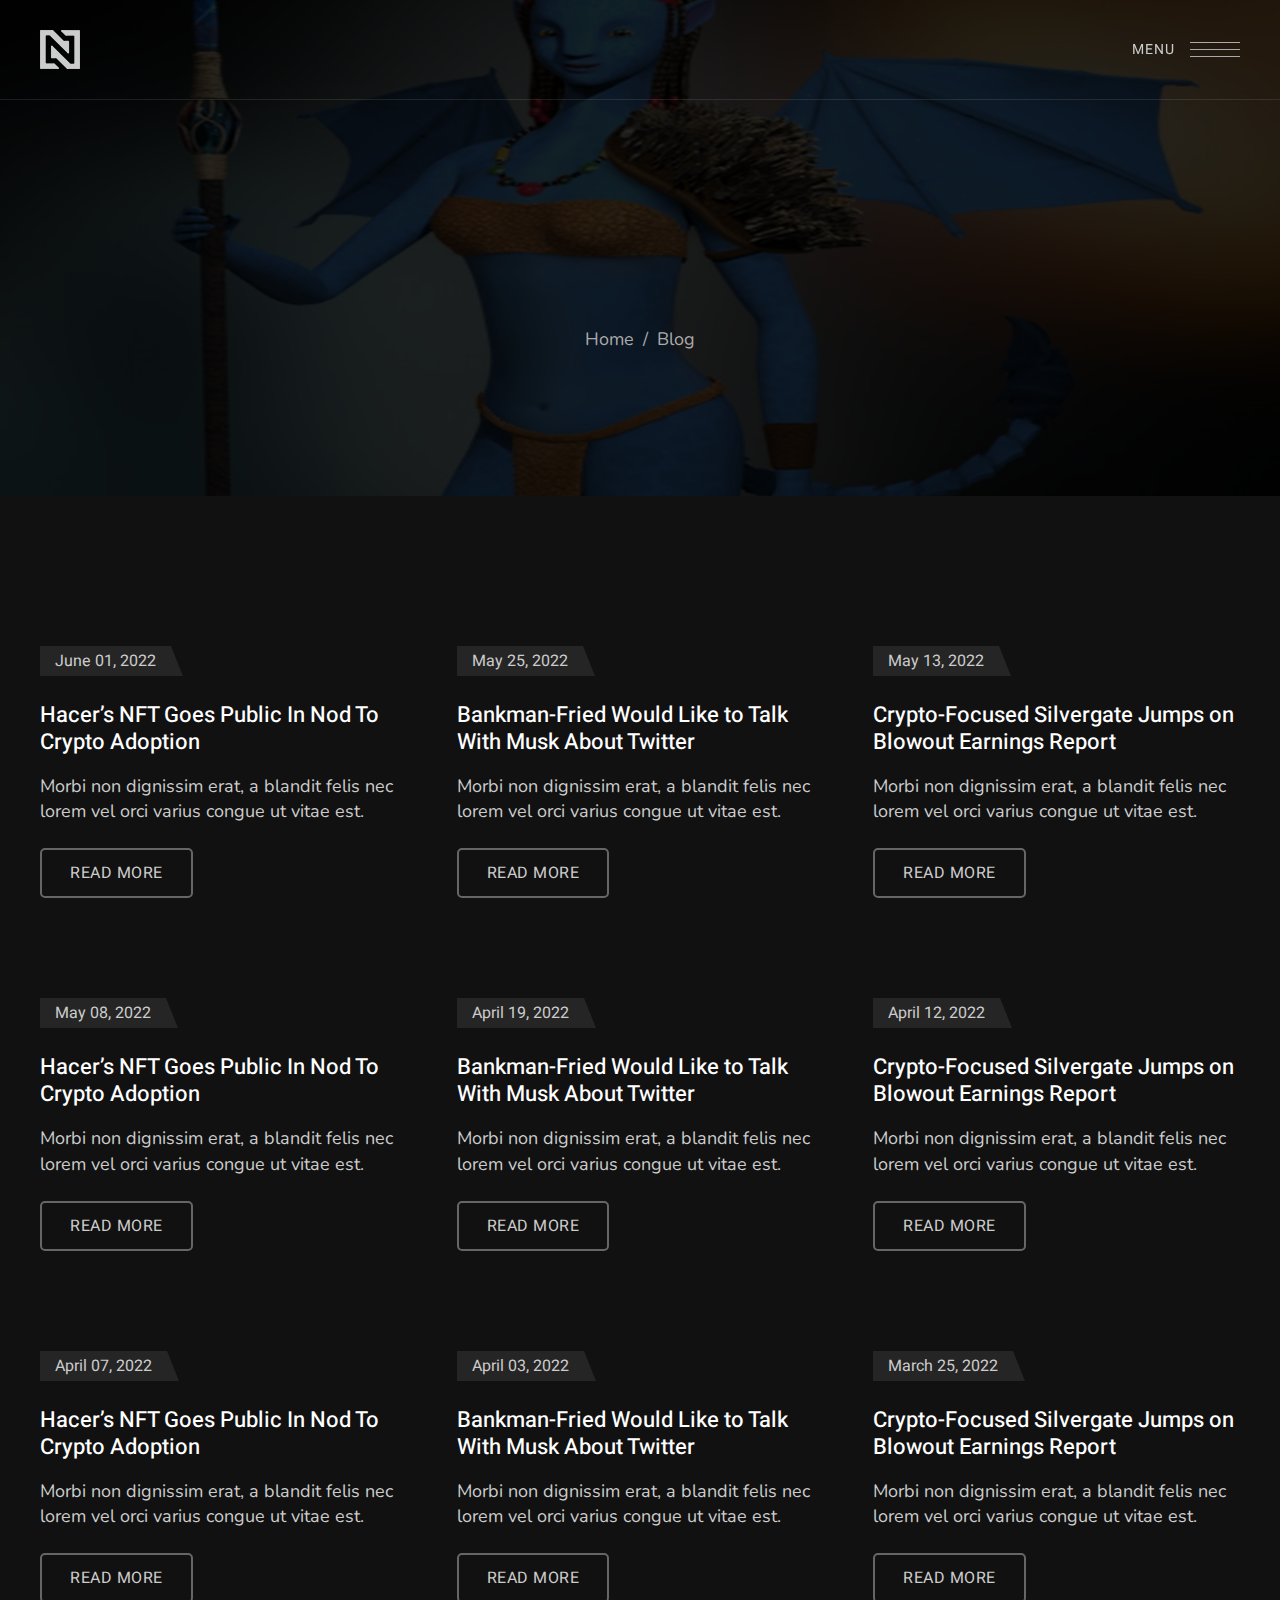
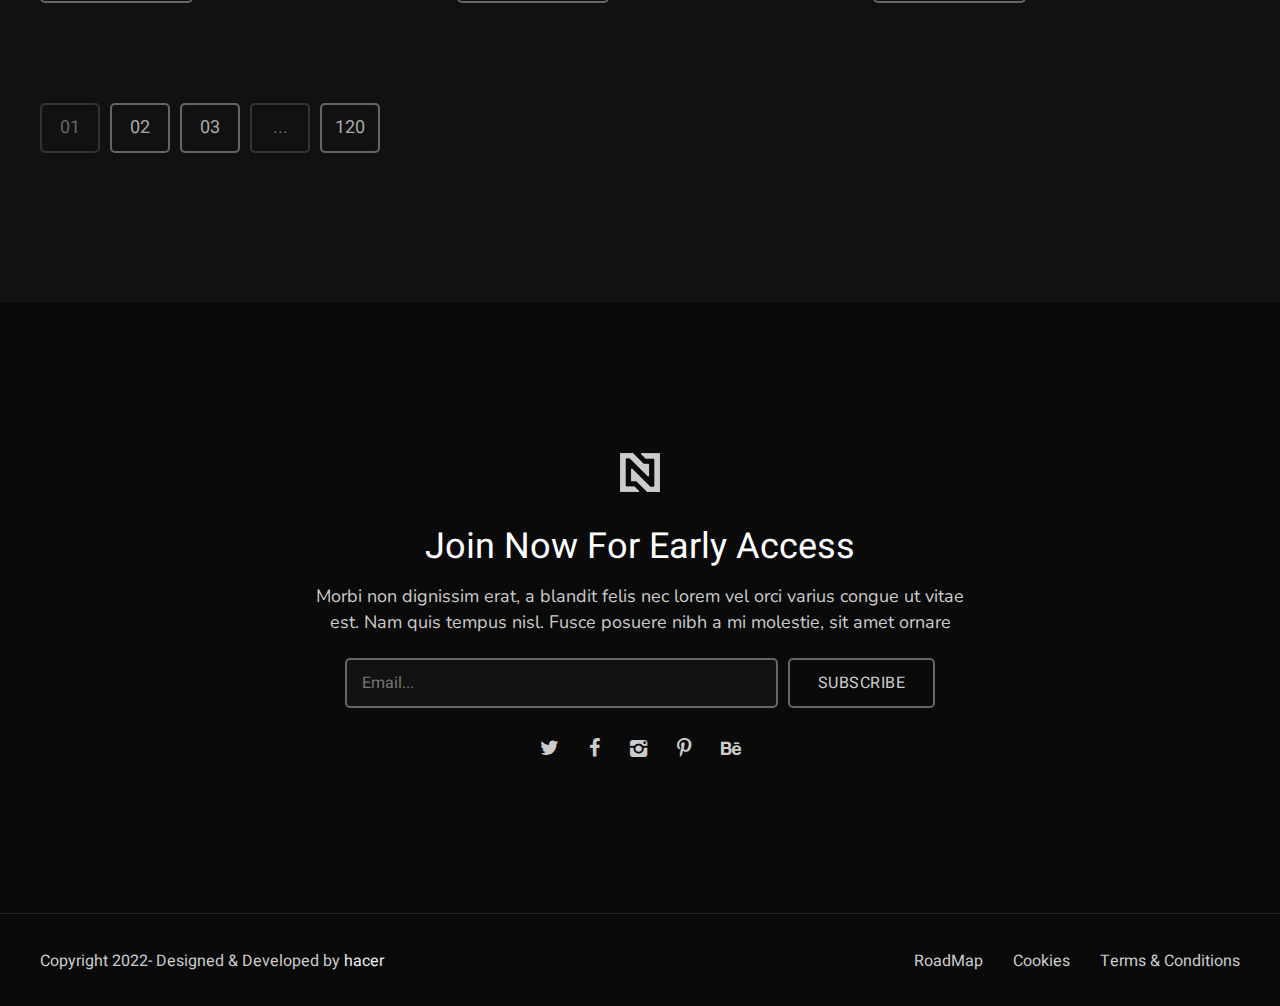
<file: blog.html>
<!DOCTYPE html>
<!--[if lt IE 7]><html class="ie ie6" lang="en"> <![endif]-->
<!--[if IE 7]><html class="ie ie7" lang="en"> <![endif]-->
<!--[if IE 8]><html class="ie ie8" lang="en"> <![endif]-->
<!--[if (gte IE 9)|!(IE)]><!-->
<html lang="en">
  <!--<![endif]-->

  <head>
    <meta http-equiv="Content-Type" content="text/html; charset=utf-8" />

    <meta name="description" content="Hacer" />
    <meta name="author" content="hacer" />

    <meta
      name="viewport"
      content="width=device-width, initial-scale=1, maximum-scale=1"
    />

    <title>Hacer | Blog</title>

    <!-- Google Fonts -->
    <link rel="preconnect" href="https://fonts.googleapis.com" />
    <link rel="preconnect" href="https://fonts.gstatic.com" crossorigin />
    <link
      href="https://fonts.googleapis.com/css2?family=Heebo:wght@100;200;300;400;500;600;700;800;900&family=Nunito:ital,wght@0,200;0,300;0,400;0,500;0,600;0,700;0,800;0,900;1,200;1,300;1,400;1,500;1,600;1,700;1,800;1,900&display=swap"
      rel="stylesheet"
    />
    <!-- !Google Fonts -->

    <!-- Styles -->
    <link type="text/css" rel="stylesheet" href="css/plugins.css" />
    <link type="text/css" rel="stylesheet" href="css/style.css?ver=1.1" />
    <!--[if lt IE 9]>
      <script type="text/javascript" src="js/modernizr.custom.js"></script>
    <![endif]-->
    <!-- !Styles -->
  </head>

  <body>
    <!-- Main -->
    <div class="hacer_fn_main" data-footer-sticky="">
      <!-- Product Modal -->
      <div class="hacer_fn_modal product_modal">
        <div class="modal_in">
          <div class="modal_closer">
            <a href="https://www.hacer.store/">
              <img src="svg/cancel.svg" alt="" class="fn__svg" />
            </a>
          </div>
          <div class="modal_content">
            <div class="hacer_fn_product_modal">
              <div class="img_item">
                <!-- here comes product's image -->
              </div>
              <div class="content_item">
                <div class="hacer_fn_title" data-align="left">
                  <h3 class="fn_title"><!-- here comes product's title --></h3>
                  <div class="line"><span></span></div>
                </div>

                <div class="desc">
                  <p><!-- here comes product's description --></p>
                </div>

                <div class="buttons">
                  <a
                    href="https://opensea.io/Mr_Hacer"
                    target="_blank"
                    class="hacer_fn_button opensea"
                  >
                    <span class="icon"
                      ><img src="svg/opensea.svg" alt="" class="fn__svg"
                    /></span>
                    <span class="text">View on OpenSea</span>
                  </a>
                  <a
                    href="https://discord.com/invite/PaPbA5egf7"
                    target="_blank"
                    class="hacer_fn_button discord"
                  >
                    <span class="icon"
                      ><img src="svg/discord.svg" alt="" class="fn__svg"
                    /></span>
                    <span class="text">View on Discord</span>
                  </a>
                </div>
              </div>
            </div>
          </div>
        </div>
      </div>
      <!-- !Product Modal -->

      <!-- Right Navigation -->
      <div class="nav_overlay"></div>
      <div class="hacer_fn_nav">
        <div class="trigger is-active">
          <div class="trigger_in">
            <span class="text">Close</span>
            <span class="hamb">
              <span class="hamb_a"></span>
              <span class="hamb_b"></span>
              <span class="hamb_c"></span>
            </span>
          </div>
        </div>
        <div class="nav_content">
          <div class="nav_menu">
            <ul>
              <li class="menu-item menu-item-has-children">
                <a href="index.html">Home</a>
                <ul class="sub-menu">
                  <li><a href="index.html">Home Static</a></li>
                  <li><a href="index-kenburns.html">Full Kenburns</a></li>
                  <li><a href="index-half-kenburns.html">Half Kenburns</a></li>
                  <li><a href="index-half-slider.html">Half Slider</a></li>
                </ul>
              </li>
              <li class="menu-item"><a href="about.html">About</a></li>
              <li class="menu-item">
                <a href="collection.html">Collection</a>
              </li>
              <li class="menu-item"><a href="blog.html">Blog</a></li>
              <li class="menu-item"><a href="contact.html">Contact</a></li>
            </ul>
          </div>
          <div class="nav_buttons">
            <a
              href="https://opensea.io/Mr_Hacer"
              class="hacer_fn_button"
              target="_blank"
            >
              <span class="icon"
                ><img src="svg/opensea.svg" alt="" class="fn__svg"
              /></span>
              <span class="text">OpenSea</span>
            </a>
            <a
              href="https://discord.com/invite/PaPbA5egf7

"
              class="hacer_fn_button"
              target="_blank"
            >
              <span class="icon"
                ><img src="svg/discord.svg" alt="" class="fn__svg"
              /></span>
              <span class="text">Discord</span>
            </a>
          </div>
        </div>

        <!-- Nav Footer -->
        <div class="nav_footer">
          <div class="nf_left">
            <p>
              Copyright 2022- Designed &amp; Developed by
              <a href="https://www.hacer.store/" target="_blank">hacer</a>
            </p>
          </div>
          <div class="nf_right">
            <div class="hacer_fn_social_list">
              <ul>
                <li>
                  <a href="https://www.hacer.store/"
                    ><i class="fn-icon-twitter"></i
                  ></a>
                </li>
                <li>
                  <a href="https://www.hacer.store/"
                    ><i class="fn-icon-facebook"></i
                  ></a>
                </li>
                <li>
                  <a href="https://www.hacer.store/"
                    ><i class="fn-icon-instagram"></i
                  ></a>
                </li>
                <li>
                  <a href="https://www.hacer.store/"
                    ><i class="fn-icon-pinterest"></i
                  ></a>
                </li>
                <li>
                  <a href="https://www.hacer.store/"
                    ><i class="fn-icon-behance"></i
                  ></a>
                </li>
              </ul>
            </div>
          </div>
        </div>
        <!-- !Nav Footer -->
      </div>
      <!-- !Right Navigation -->

      <!-- Header -->
      <header class="hacer_fn_header">
        <div class="container">
          <div class="header_in">
            <div class="logo">
              <a href="index.html"><img src="img/logo.png" alt="" /></a>
            </div>

            <div class="trigger">
              <div class="trigger_in">
                <span class="text">Menu</span>
                <span class="hamb">
                  <span class="hamb_a"></span>
                  <span class="hamb_b"></span>
                  <span class="hamb_c"></span>
                </span>
              </div>
            </div>
          </div>
        </div>
      </header>
      <!-- !Header -->

      <!-- Content -->
      <div class="hacer_fn_content">
        <!-- Page Title -->
        <div class="hacer_fn_pagetitle">
          <div class="bg_overlay">
            <div class="bg_color"></div>
            <div class="bg_image" data-bg-img="img/hero/bg.jpg"></div>
          </div>
          <div class="pt_content">
            <div class="container">
              <h3
                class="fn_title fn_animated_text"
                data-wait="1000"
                data-speed="8"
              >
                Blog
              </h3>
              <p class="fn_desc">
                <a href="index.html">Home</a>
                <span class="separator">/</span>
                <span class="current">Blog</span>
              </p>
            </div>
          </div>
        </div>
        <!-- !Page Title -->

        <!-- Blog Page -->
        <div class="hacer_fn_blog_page">
          <div class="container">
            <!-- Moving Blog List Shortcode -->
            <div class="hacer_fn_moving_blog">
              <ul>
                <li>
                  <div class="item">
                    <img src="img/blog/1.jpg" alt="" class="moving_img" />
                    <p class="fn_date">
                      <span>June 01, 2022</span>
                    </p>
                    <h3 class="fn_title">
                      <a href="blog-single.html"
                        >Hacer’s NFT Goes Public In Nod To Crypto Adoption</a
                      >
                    </h3>
                    <p class="fn_desc">
                      Morbi non dignissim erat, a blandit felis nec lorem vel
                      orci varius congue ut vitae est.
                    </p>
                    <p class="fn_read">
                      <a
                        href="blog-single.html"
                        class="hacer_fn_button only_text"
                      >
                        <span class="text">Read More</span>
                      </a>
                    </p>
                  </div>
                </li>
                <li>
                  <div class="item">
                    <img src="img/blog/2.jpg" alt="" class="moving_img" />
                    <p class="fn_date">
                      <span>May 25, 2022</span>
                    </p>
                    <h3 class="fn_title">
                      <a href="blog-single.html"
                        >Bankman-Fried Would Like to Talk With Musk About
                        Twitter</a
                      >
                    </h3>
                    <p class="fn_desc">
                      Morbi non dignissim erat, a blandit felis nec lorem vel
                      orci varius congue ut vitae est.
                    </p>
                    <p class="fn_read">
                      <a
                        href="blog-single.html"
                        class="hacer_fn_button only_text"
                      >
                        <span class="text">Read More</span>
                      </a>
                    </p>
                  </div>
                </li>
                <li>
                  <div class="item">
                    <img src="img/blog/3.jpg" alt="" class="moving_img" />
                    <p class="fn_date">
                      <span>May 13, 2022</span>
                    </p>
                    <h3 class="fn_title">
                      <a href="blog-single.html"
                        >Crypto-Focused Silvergate Jumps on Blowout Earnings
                        Report</a
                      >
                    </h3>
                    <p class="fn_desc">
                      Morbi non dignissim erat, a blandit felis nec lorem vel
                      orci varius congue ut vitae est.
                    </p>
                    <p class="fn_read">
                      <a
                        href="blog-single.html"
                        class="hacer_fn_button only_text"
                      >
                        <span class="text">Read More</span>
                      </a>
                    </p>
                  </div>
                </li>
                <li>
                  <div class="item">
                    <img src="img/blog/4.jpg" alt="" class="moving_img" />
                    <p class="fn_date">
                      <span>May 08, 2022</span>
                    </p>
                    <h3 class="fn_title">
                      <a href="blog-single.html"
                        >Hacer’s NFT Goes Public In Nod To Crypto Adoption</a
                      >
                    </h3>
                    <p class="fn_desc">
                      Morbi non dignissim erat, a blandit felis nec lorem vel
                      orci varius congue ut vitae est.
                    </p>
                    <p class="fn_read">
                      <a
                        href="blog-single.html"
                        class="hacer_fn_button only_text"
                      >
                        <span class="text">Read More</span>
                      </a>
                    </p>
                  </div>
                </li>
                <li>
                  <div class="item">
                    <img src="img/blog/5.jpg" alt="" class="moving_img" />
                    <p class="fn_date">
                      <span>April 19, 2022</span>
                    </p>
                    <h3 class="fn_title">
                      <a href="blog-single.html"
                        >Bankman-Fried Would Like to Talk With Musk About
                        Twitter</a
                      >
                    </h3>
                    <p class="fn_desc">
                      Morbi non dignissim erat, a blandit felis nec lorem vel
                      orci varius congue ut vitae est.
                    </p>
                    <p class="fn_read">
                      <a
                        href="blog-single.html"
                        class="hacer_fn_button only_text"
                      >
                        <span class="text">Read More</span>
                      </a>
                    </p>
                  </div>
                </li>
                <li>
                  <div class="item">
                    <img src="img/blog/6.jpg" alt="" class="moving_img" />
                    <p class="fn_date">
                      <span>April 12, 2022</span>
                    </p>
                    <h3 class="fn_title">
                      <a href="blog-single.html"
                        >Crypto-Focused Silvergate Jumps on Blowout Earnings
                        Report</a
                      >
                    </h3>
                    <p class="fn_desc">
                      Morbi non dignissim erat, a blandit felis nec lorem vel
                      orci varius congue ut vitae est.
                    </p>
                    <p class="fn_read">
                      <a
                        href="blog-single.html"
                        class="hacer_fn_button only_text"
                      >
                        <span class="text">Read More</span>
                      </a>
                    </p>
                  </div>
                </li>
                <li>
                  <div class="item">
                    <img src="img/blog/7.jpg" alt="" class="moving_img" />
                    <p class="fn_date">
                      <span>April 07, 2022</span>
                    </p>
                    <h3 class="fn_title">
                      <a href="blog-single.html"
                        >Hacer’s NFT Goes Public In Nod To Crypto Adoption</a
                      >
                    </h3>
                    <p class="fn_desc">
                      Morbi non dignissim erat, a blandit felis nec lorem vel
                      orci varius congue ut vitae est.
                    </p>
                    <p class="fn_read">
                      <a
                        href="blog-single.html"
                        class="hacer_fn_button only_text"
                      >
                        <span class="text">Read More</span>
                      </a>
                    </p>
                  </div>
                </li>
                <li>
                  <div class="item">
                    <img src="img/blog/8.jpg" alt="" class="moving_img" />
                    <p class="fn_date">
                      <span>April 03, 2022</span>
                    </p>
                    <h3 class="fn_title">
                      <a href="blog-single.html"
                        >Bankman-Fried Would Like to Talk With Musk About
                        Twitter</a
                      >
                    </h3>
                    <p class="fn_desc">
                      Morbi non dignissim erat, a blandit felis nec lorem vel
                      orci varius congue ut vitae est.
                    </p>
                    <p class="fn_read">
                      <a
                        href="blog-single.html"
                        class="hacer_fn_button only_text"
                      >
                        <span class="text">Read More</span>
                      </a>
                    </p>
                  </div>
                </li>
                <li>
                  <div class="item">
                    <img src="img/blog/9.jpg" alt="" class="moving_img" />
                    <p class="fn_date">
                      <span>March 25, 2022</span>
                    </p>
                    <h3 class="fn_title">
                      <a href="blog-single.html"
                        >Crypto-Focused Silvergate Jumps on Blowout Earnings
                        Report</a
                      >
                    </h3>
                    <p class="fn_desc">
                      Morbi non dignissim erat, a blandit felis nec lorem vel
                      orci varius congue ut vitae est.
                    </p>
                    <p class="fn_read">
                      <a
                        href="blog-single.html"
                        class="hacer_fn_button only_text"
                      >
                        <span class="text">Read More</span>
                      </a>
                    </p>
                  </div>
                </li>
              </ul>
            </div>
            <!-- !Moving Blog List Shortcode -->

            <!-- Pagination -->
            <div class="hacer_fn_pagination">
              <ul>
                <li>
                  <span class="current">01</span>
                </li>
                <li>
                  <a href="https://www.hacer.store/">02</a>
                </li>
                <li>
                  <a href="https://www.hacer.store/">03</a>
                </li>
                <li>
                  <span class="current">...</span>
                </li>
                <li>
                  <a href="https://www.hacer.store/">120</a>
                </li>
              </ul>
            </div>
            <!-- !Pagination -->
          </div>
        </div>
        <!-- !Blog Page -->
      </div>
      <!-- Content -->

      <!-- Footer -->
      <footer id="footer">
        <div class="hacer_fn_footer">
          <!-- Footer Top -->
          <div class="footer_top">
            <div class="container">
              <div class="ft_in">
                <div class="desc">
                  <div class="img">
                    <img src="img/footer-logo.png" alt="" />
                  </div>
                  <h3 class="fn_title">Join Now For Early Access</h3>
                  <p class="fn_desc">
                    Morbi non dignissim erat, a blandit felis nec lorem vel orci
                    varius congue ut vitae est. Nam quis tempus nisl. Fusce
                    posuere nibh a mi molestie, sit amet ornare
                  </p>
                </div>

                <div class="subscribe_form">
                  <div class="subscribe_in">
                    <input type="text" placeholder="Email..." />
                    <a
                      href="https://www.hacer.store/"
                      class="hacer_fn_button only_text"
                    >
                      <span class="text">Subscribe</span>
                    </a>
                  </div>
                  <div
                    class="returnmessage"
                    data-success="Your message has been received, We will contact you soon."
                    data-message="You have subscribed to our updates. Thank you"
                    data-invalid-email="Please enter valid email!"
                  ></div>
                  <div class="empty_notice">
                    <span>Please enter your Email</span>
                  </div>
                </div>

                <div class="hacer_fn_social_list">
                  <ul>
                    <li>
                      <a href="https://www.hacer.store/"
                        ><i class="fn-icon-twitter"></i
                      ></a>
                    </li>
                    <li>
                      <a href="https://www.hacer.store/"
                        ><i class="fn-icon-facebook"></i
                      ></a>
                    </li>
                    <li>
                      <a href="https://www.hacer.store/"
                        ><i class="fn-icon-instagram"></i
                      ></a>
                    </li>
                    <li>
                      <a href="https://www.hacer.store/"
                        ><i class="fn-icon-pinterest"></i
                      ></a>
                    </li>
                    <li>
                      <a href="https://www.hacer.store/"
                        ><i class="fn-icon-behance"></i
                      ></a>
                    </li>
                  </ul>
                </div>
              </div>
            </div>
          </div>
          <!-- !Footer Top -->

          <!-- Footer Bottom -->
          <div class="footer_bottom">
            <div class="container">
              <div class="fb_in">
                <div class="fb_left">
                  <p>
                    Copyright 2022- Designed &amp; Developed by
                    <a href="https://www.hacer.store/" target="_blank">hacer</a>
                  </p>
                </div>

                <div class="fb_right">
                  <ul>
                    <li><a href="roadmap.html">RoadMap</a></li>
                    <li><a href="https://www.hacer.store/">Cookies</a></li>
                    <li>
                      <a href="https://www.hacer.store/"
                        >Terms &amp; Conditions</a
                      >
                    </li>
                  </ul>
                </div>
              </div>
            </div>
          </div>
          <!-- !Footer Bottom -->
        </div>
      </footer>
      <!-- !Footer -->

      <!-- Totop -->
      <a href="https://www.hacer.store/" class="hacer_fn_totop">
        <span class="arrow"
          ><img src="svg/right-arr.svg" alt="" class="fn__svg"
        /></span>
        <span class="circle"
          ><img src="svg/circle.svg" alt="" class="fn__svg"
        /></span>
      </a>
      <!-- !Totop -->
    </div>
    <!-- !Main -->

    <!-- Scripts -->
    <script type="text/javascript" src="js/jquery.js"></script>
    <script type="text/javascript" src="js/plugins.js"></script>
    <!--[if lt IE 10]>
      <script type="text/javascript" src="js/ie8.js"></script>
    <![endif]-->
    <script type="text/javascript" src="js/init.js?ver=1.1"></script>
    <!-- !Scripts -->
  </body>
</html>
</file>
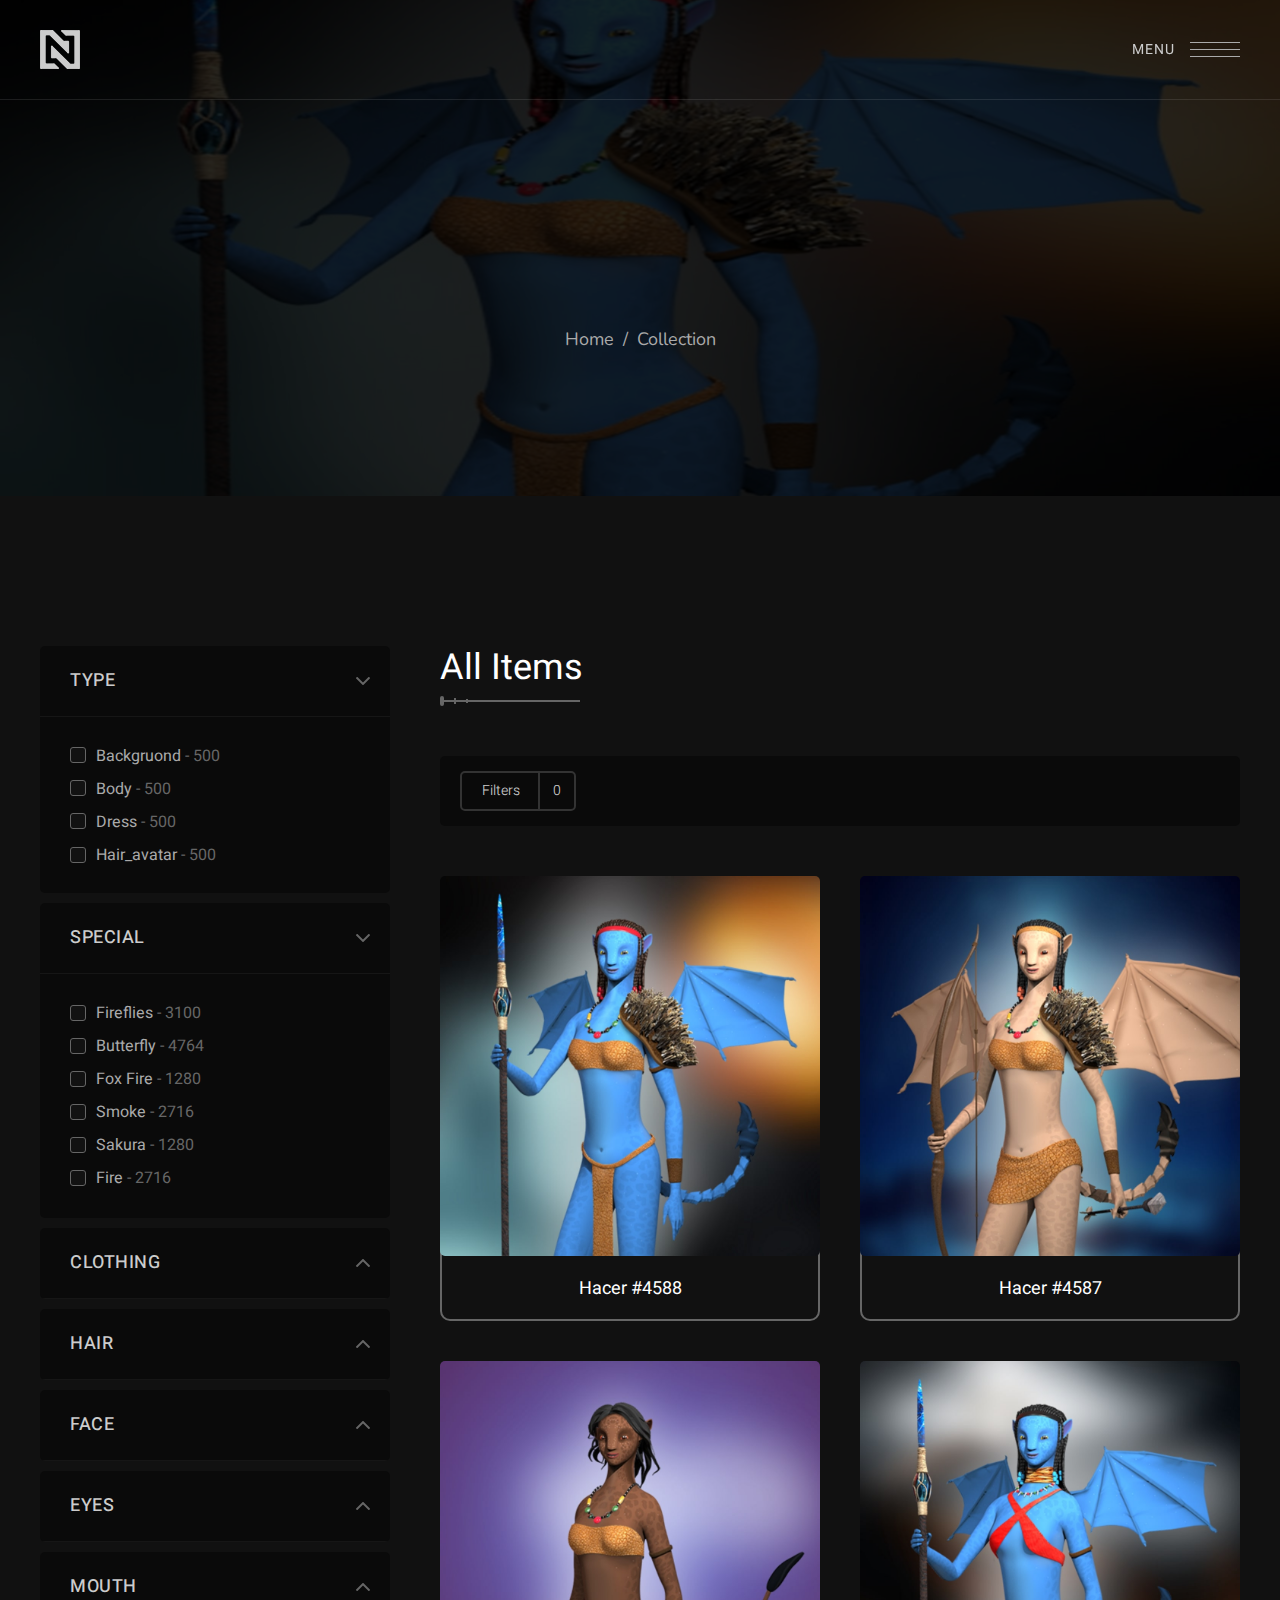
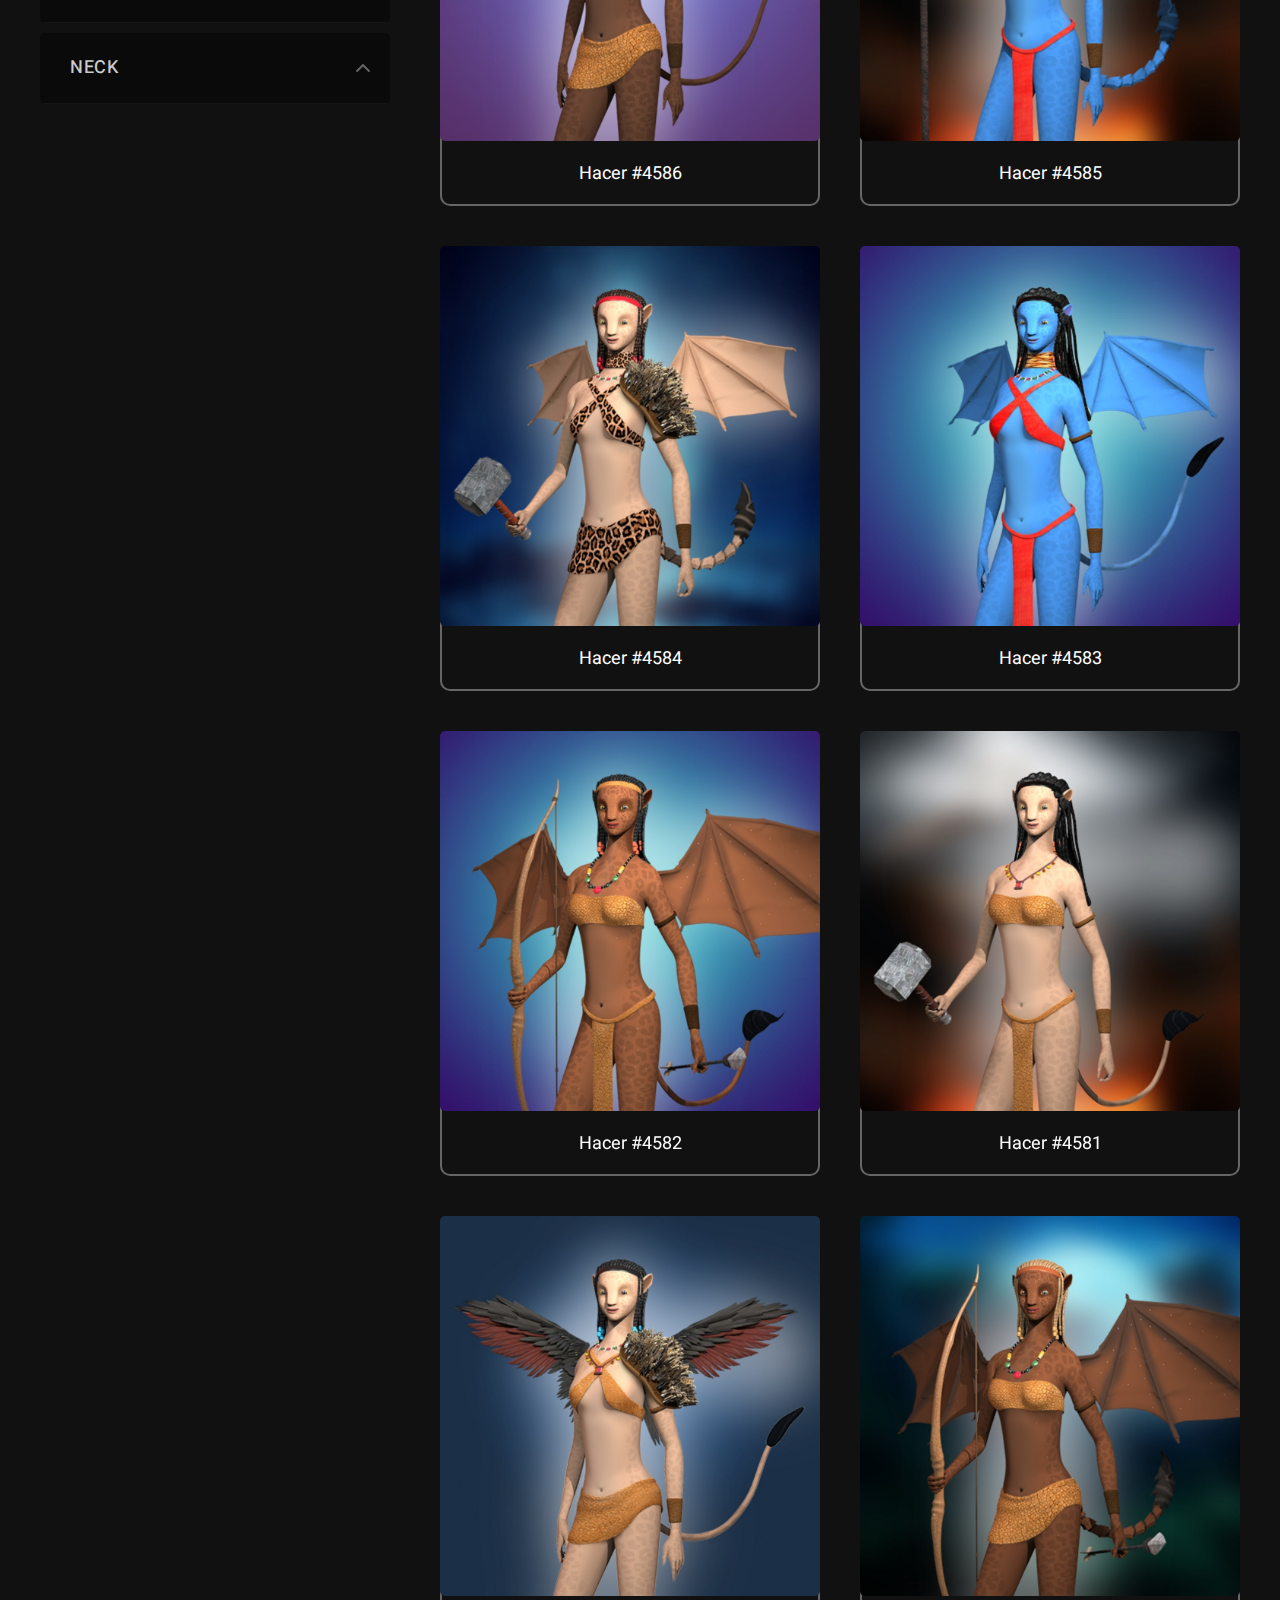
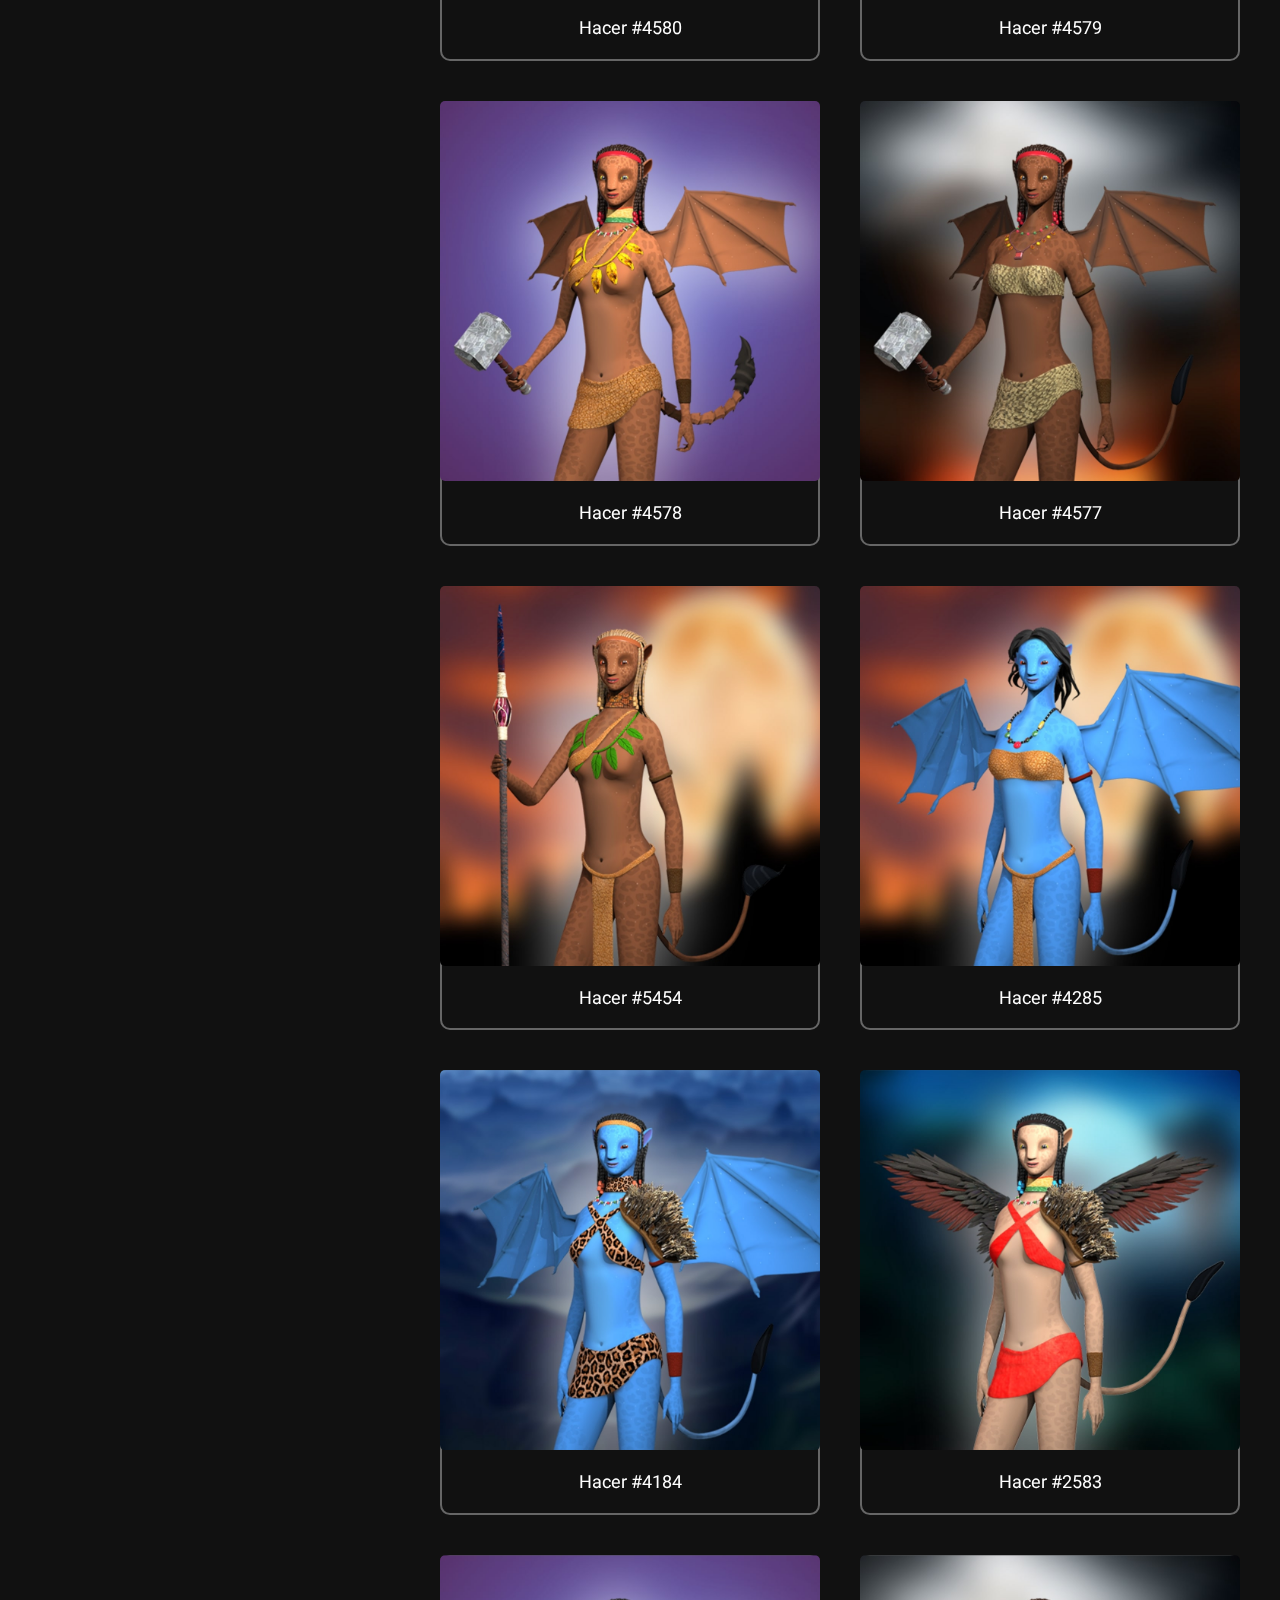
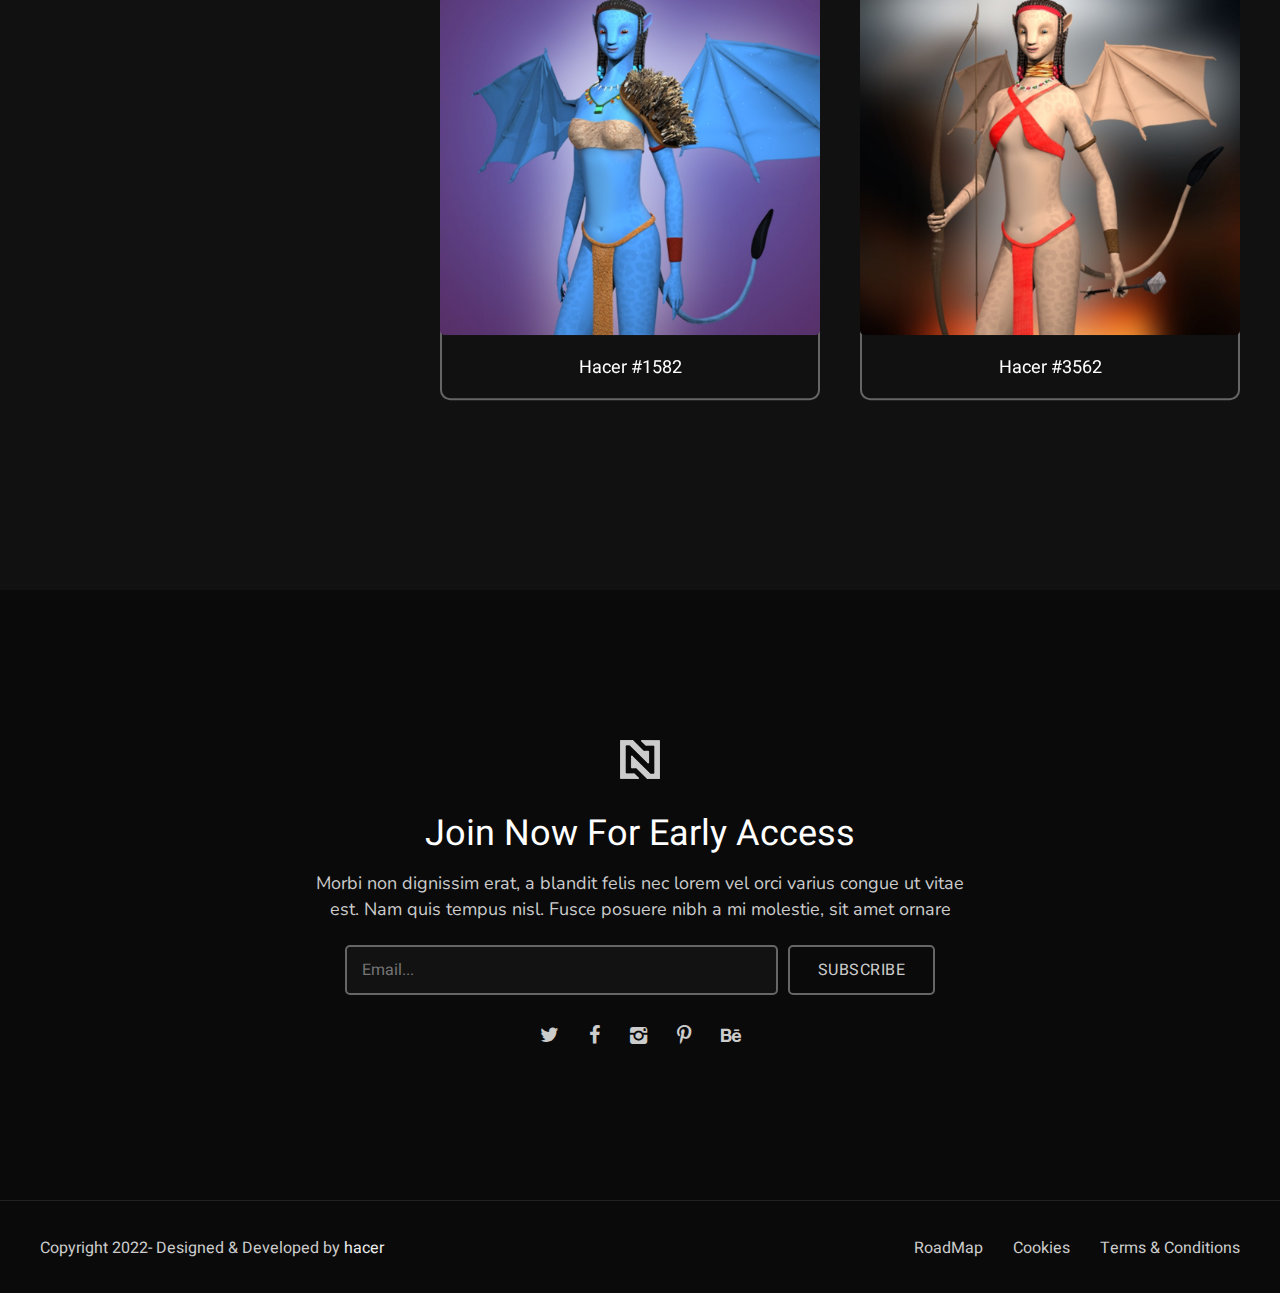
<file: collection.html>
<!DOCTYPE html>
<!--[if lt IE 7]><html class="ie ie6" lang="en"> <![endif]-->
<!--[if IE 7]><html class="ie ie7" lang="en"> <![endif]-->
<!--[if IE 8]><html class="ie ie8" lang="en"> <![endif]-->
<!--[if (gte IE 9)|!(IE)]><!-->
<html lang="en">
  <!--<![endif]-->

  <head>
    <meta http-equiv="Content-Type" content="text/html; charset=utf-8" />

    <meta name="description" content="Hacer" />
    <meta name="author" content="hacer" />

    <meta
      name="viewport"
      content="width=device-width, initial-scale=1, maximum-scale=1"
    />

    <title>Hacer | Collection</title>

    <!-- Google Fonts -->
    <link rel="preconnect" href="https://fonts.googleapis.com" />
    <link rel="preconnect" href="https://fonts.gstatic.com" crossorigin />
    <link
      href="https://fonts.googleapis.com/css2?family=Heebo:wght@100;200;300;400;500;600;700;800;900&family=Nunito:ital,wght@0,200;0,300;0,400;0,500;0,600;0,700;0,800;0,900;1,200;1,300;1,400;1,500;1,600;1,700;1,800;1,900&display=swap"
      rel="stylesheet"
    />
    <!-- !Google Fonts -->

    <!-- Styles -->
    <link type="text/css" rel="stylesheet" href="css/plugins.css" />
    <link type="text/css" rel="stylesheet" href="css/style.css?ver=1.1" />
    <!--[if lt IE 9]>
      <script type="text/javascript" src="js/modernizr.custom.js"></script>
    <![endif]-->
    <!-- !Styles -->
  </head>

  <body>
    <!-- Main -->
    <div class="hacer_fn_main" data-footer-sticky="">
      <!-- Product Modal -->
      <div class="hacer_fn_modal product_modal">
        <div class="modal_in">
          <div class="modal_closer">
            <a href="https://www.hacer.store/">
              <img src="svg/cancel.svg" alt="" class="fn__svg" />
            </a>
          </div>
          <div class="modal_content">
            <div class="hacer_fn_product_modal">
              <div class="img_item">
                <!-- here comes product's image -->
              </div>
              <div class="content_item">
                <div class="hacer_fn_title" data-align="left">
                  <h3 class="fn_title"><!-- here comes product's title --></h3>
                  <div class="line"><span></span></div>
                </div>

                <div class="desc">
                  <p><!-- here comes product's description --></p>
                </div>

                <div class="buttons">
                  <a
                    href="https://opensea.io/Mr_Hacer"
                    target="_blank"
                    class="hacer_fn_button opensea"
                  >
                    <span class="icon"
                      ><img src="svg/opensea.svg" alt="" class="fn__svg"
                    /></span>
                    <span class="text">View on OpenSea</span>
                  </a>
                  <a
                    href="https://discord.com/invite/PaPbA5egf7"
                    target="_blank"
                    class="hacer_fn_button discord"
                  >
                    <span class="icon"
                      ><img src="svg/discord.svg" alt="" class="fn__svg"
                    /></span>
                    <span class="text">View on Discord</span>
                  </a>
                </div>
              </div>
            </div>
          </div>
        </div>
      </div>
      <!-- !Product Modal -->

      <!-- Right Navigation -->
      <div class="nav_overlay"></div>
      <div class="hacer_fn_nav">
        <div class="trigger is-active">
          <div class="trigger_in">
            <span class="text">Close</span>
            <span class="hamb">
              <span class="hamb_a"></span>
              <span class="hamb_b"></span>
              <span class="hamb_c"></span>
            </span>
          </div>
        </div>
        <div class="nav_content">
          <div class="nav_menu">
            <ul>
              <li class="menu-item menu-item-has-children">
                <a href="index.html">Home</a>
                <ul class="sub-menu">
                  <li><a href="index.html">Home Static</a></li>
                  <li><a href="index-kenburns.html">Full Kenburns</a></li>
                  <li><a href="index-half-kenburns.html">Half Kenburns</a></li>
                  <li><a href="index-half-slider.html">Half Slider</a></li>
                </ul>
              </li>
              <li class="menu-item"><a href="about.html">About</a></li>
              <li class="menu-item">
                <a href="collection.html">Collection</a>
              </li>
              <li class="menu-item"><a href="blog.html">Blog</a></li>
              <li class="menu-item"><a href="contact.html">Contact</a></li>
            </ul>
          </div>
          <div class="nav_buttons">
            <a
              href="https://opensea.io/Mr_Hacer"
              class="hacer_fn_button"
              target="_blank"
            >
              <span class="icon"
                ><img src="svg/opensea.svg" alt="" class="fn__svg"
              /></span>
              <span class="text">OpenSea</span>
            </a>
            <a
              href="https://discord.com/invite/PaPbA5egf7"
              class="hacer_fn_button"
              target="_blank"
            >
              <span class="icon"
                ><img src="svg/discord.svg" alt="" class="fn__svg"
              /></span>
              <span class="text">Discord</span>
            </a>
          </div>
        </div>

        <!-- Nav Footer -->
        <div class="nav_footer">
          <div class="nf_left">
            <p>
              Copyright 2022- Designed &amp; Developed by
              <a href="https://www.hacer.store/" target="_blank">hacer</a>
            </p>
          </div>
          <div class="nf_right">
            <div class="hacer_fn_social_list">
              <ul>
                <li>
                  <a href="https://www.hacer.store/"
                    ><i class="fn-icon-twitter"></i
                  ></a>
                </li>
                <li>
                  <a href="https://www.hacer.store/"
                    ><i class="fn-icon-facebook"></i
                  ></a>
                </li>
                <li>
                  <a href="https://www.hacer.store/"
                    ><i class="fn-icon-instagram"></i
                  ></a>
                </li>
                <li>
                  <a href="https://www.hacer.store/"
                    ><i class="fn-icon-pinterest"></i
                  ></a>
                </li>
                <li>
                  <a href="https://www.hacer.store/"
                    ><i class="fn-icon-behance"></i
                  ></a>
                </li>
              </ul>
            </div>
          </div>
        </div>
        <!-- !Nav Footer -->
      </div>
      <!-- !Right Navigation -->

      <!-- Header -->
      <header class="hacer_fn_header">
        <div class="container">
          <div class="header_in">
            <div class="logo">
              <a href="index.html"><img src="img/logo.png" alt="" /></a>
            </div>

            <div class="trigger">
              <div class="trigger_in">
                <span class="text">Menu</span>
                <span class="hamb">
                  <span class="hamb_a"></span>
                  <span class="hamb_b"></span>
                  <span class="hamb_c"></span>
                </span>
              </div>
            </div>
          </div>
        </div>
      </header>
      <!-- !Header -->

      <!-- Content -->
      <div class="hacer_fn_content">
        <!-- Page Title -->
        <div class="hacer_fn_pagetitle">
          <div class="bg_overlay">
            <div class="bg_color"></div>
            <div class="bg_image" data-bg-img="img/hero/bg.jpg"></div>
          </div>
          <div class="pt_content">
            <div class="container">
              <h3
                class="fn_title fn_animated_text"
                data-wait="1000"
                data-speed="8"
              >
                Collection
              </h3>
              <p class="fn_desc">
                <a href="index.html">Home</a>
                <span class="separator">/</span>
                <span class="current">Collection</span>
              </p>
            </div>
          </div>
        </div>
        <!-- !Page Title -->

        <!-- Collection Page -->
        <div class="hacer_fn_collectionpage">
          <div class="container wide">
            <div class="hacer_fn_collection">
              <!-- Filters -->
              <div class="hacer_fn_filters">
                <!-- Type -->
                <div class="filter_item filter__type">
                  <!-- Filter Header -->
                  <div class="filter_item__header">
                    <a class="full_link" href="#"></a>
                    <span class="text">Type</span>
                    <span class="icon"
                      ><img src="svg/down.svg" alt="" class="fn__svg"
                    /></span>
                  </div>
                  <!-- !Filter Header -->

                  <!-- Filter Content -->
                  <div class="filter_item__content">
                    <div class="ic_in">
                      <ul class="items">
                        <li>
                          <div class="item">
                            <label
                              class="checkbox"
                              data-category="Type"
                              data-id="1"
                            >
                              <span class="text">Backgruond</span>
                              <span class="amount"> - 500</span>
                              <input type="checkbox" />
                              <span class="checkmark"
                                ><img
                                  src="svg/checked.svg"
                                  alt=""
                                  class="fn__svg"
                              /></span>
                            </label>
                          </div>
                        </li>
                        <li>
                          <div class="item">
                            <label
                              class="checkbox"
                              data-category="Type"
                              data-id="2"
                            >
                              <span class="text">Body</span>
                              <span class="amount"> - 500</span>
                              <input type="checkbox" />
                              <span class="checkmark"
                                ><img
                                  src="svg/checked.svg"
                                  alt=""
                                  class="fn__svg"
                              /></span>
                            </label>
                          </div>
                        </li>
                        <li>
                          <div class="item">
                            <label
                              class="checkbox"
                              data-category="Type"
                              data-id="3"
                            >
                              <span class="text">Dress</span>
                              <span class="amount"> - 500</span>
                              <input type="checkbox" />
                              <span class="checkmark"
                                ><img
                                  src="svg/checked.svg"
                                  alt=""
                                  class="fn__svg"
                              /></span>
                            </label>
                          </div>
                        </li>
                        <li>
                          <div class="item">
                            <label
                              class="checkbox"
                              data-category="Type"
                              data-id="4"
                            >
                              <span class="text">Hair_avatar</span>
                              <span class="amount"> - 500</span>
                              <input type="checkbox" />
                              <span class="checkmark"
                                ><img
                                  src="svg/checked.svg"
                                  alt=""
                                  class="fn__svg"
                              /></span>
                            </label>
                          </div>
                        </li>
                      </ul>
                    </div>
                  </div>
                  <!-- Filter Content -->
                </div>
                <!-- !Type -->

                <!-- Special -->
                <div class="filter_item filter__special">
                  <!-- Filter Header -->
                  <div class="filter_item__header">
                    <a class="full_link" href="#"></a>
                    <span class="text">Special</span>
                    <span class="icon"
                      ><img src="svg/down.svg" alt="" class="fn__svg"
                    /></span>
                  </div>
                  <!-- !Filter Header -->

                  <!-- Filter Content -->
                  <div class="filter_item__content">
                    <div class="ic_in">
                      <ul class="items">
                        <li>
                          <div class="item">
                            <label
                              class="checkbox"
                              data-category="Special"
                              data-id="5"
                            >
                              <span class="text">Fireflies</span>
                              <span class="amount"> - 3100</span>
                              <input type="checkbox" />
                              <span class="checkmark"
                                ><img
                                  src="svg/checked.svg"
                                  alt=""
                                  class="fn__svg"
                              /></span>
                            </label>
                          </div>
                        </li>
                        <li>
                          <div class="item">
                            <label
                              class="checkbox"
                              data-category="Special"
                              data-id="6"
                            >
                              <span class="text">Butterfly</span>
                              <span class="amount"> - 4764</span>
                              <input type="checkbox" />
                              <span class="checkmark"
                                ><img
                                  src="svg/checked.svg"
                                  alt=""
                                  class="fn__svg"
                              /></span>
                            </label>
                          </div>
                        </li>
                        <li>
                          <div class="item">
                            <label
                              class="checkbox"
                              data-category="Special"
                              data-id="7"
                            >
                              <span class="text">Fox Fire</span>
                              <span class="amount"> - 1280</span>
                              <input type="checkbox" />
                              <span class="checkmark"
                                ><img
                                  src="svg/checked.svg"
                                  alt=""
                                  class="fn__svg"
                              /></span>
                            </label>
                          </div>
                        </li>
                        <li>
                          <div class="item">
                            <label
                              class="checkbox"
                              data-category="Special"
                              data-id="8"
                            >
                              <span class="text">Smoke</span>
                              <span class="amount"> - 2716</span>
                              <input type="checkbox" />
                              <span class="checkmark"
                                ><img
                                  src="svg/checked.svg"
                                  alt=""
                                  class="fn__svg"
                              /></span>
                            </label>
                          </div>
                        </li>
                        <li>
                          <div class="item">
                            <label
                              class="checkbox"
                              data-category="Special"
                              data-id="9"
                            >
                              <span class="text">Sakura</span>
                              <span class="amount"> - 1280</span>
                              <input type="checkbox" />
                              <span class="checkmark"
                                ><img
                                  src="svg/checked.svg"
                                  alt=""
                                  class="fn__svg"
                              /></span>
                            </label>
                          </div>
                        </li>
                        <li>
                          <div class="item">
                            <label
                              class="checkbox"
                              data-category="Special"
                              data-id="10"
                            >
                              <span class="text">Fire</span>
                              <span class="amount"> - 2716</span>
                              <input type="checkbox" />
                              <span class="checkmark"
                                ><img
                                  src="svg/checked.svg"
                                  alt=""
                                  class="fn__svg"
                              /></span>
                            </label>
                          </div>
                        </li>
                        <li>
                          <div class="item">
                            <label
                              class="checkbox"
                              data-category="Special"
                              data-id="11"
                            >
                              <span class="text">Earth</span>
                              <span class="amount"> - 1534</span>
                              <input type="checkbox" />
                              <span class="checkmark"
                                ><img
                                  src="svg/checked.svg"
                                  alt=""
                                  class="fn__svg"
                              /></span>
                            </label>
                          </div>
                        </li>
                        <li>
                          <div class="item">
                            <label
                              class="checkbox"
                              data-category="Special"
                              data-id="12"
                            >
                              <span class="text">Water</span>
                              <span class="amount"> - 1235</span>
                              <input type="checkbox" />
                              <span class="checkmark"
                                ><img
                                  src="svg/checked.svg"
                                  alt=""
                                  class="fn__svg"
                              /></span>
                            </label>
                          </div>
                        </li>
                      </ul>
                    </div>
                  </div>
                  <!-- Filter Content -->
                </div>
                <!-- !Special -->

                <!-- Clothing -->
                <div class="filter_item filter__clothing closed">
                  <!-- Filter Header -->
                  <div class="filter_item__header">
                    <a class="full_link" href="#"></a>
                    <span class="text">Clothing</span>
                    <span class="icon"
                      ><img src="svg/down.svg" alt="" class="fn__svg"
                    /></span>
                  </div>
                  <!-- !Filter Header -->

                  <!-- Filter Content -->
                  <div class="filter_item__content">
                    <div class="ic_in">
                      <ul class="items">
                        <li>
                          <div class="item">
                            <label
                              class="checkbox"
                              data-category="Clothing"
                              data-id="13"
                            >
                              <span class="text">Light Kimono</span>
                              <span class="amount">- 3100</span>
                              <input type="checkbox" />
                              <span class="checkmark"
                                ><img
                                  src="svg/checked.svg"
                                  alt=""
                                  class="fn__svg"
                              /></span>
                            </label>
                          </div>
                        </li>
                        <li>
                          <div class="item">
                            <label
                              class="checkbox"
                              data-category="Clothing"
                              data-id="14"
                            >
                              <span class="text">Maroon Yukata</span>
                              <span class="amount"> - 4764</span>
                              <input type="checkbox" />
                              <span class="checkmark"
                                ><img
                                  src="svg/checked.svg"
                                  alt=""
                                  class="fn__svg"
                              /></span>
                            </label>
                          </div>
                        </li>
                        <li>
                          <div class="item">
                            <label
                              class="checkbox"
                              data-category="Clothing"
                              data-id="15"
                            >
                              <span class="text">Blue Kimono</span>
                              <span class="amount"> - 1280</span>
                              <input type="checkbox" />
                              <span class="checkmark"
                                ><img
                                  src="svg/checked.svg"
                                  alt=""
                                  class="fn__svg"
                              /></span>
                            </label>
                          </div>
                        </li>
                        <li>
                          <div class="item">
                            <label
                              class="checkbox"
                              data-category="Clothing"
                              data-id="16"
                            >
                              <span class="text">Green Yukata</span>
                              <span class="amount"> - 2716</span>
                              <input type="checkbox" />
                              <span class="checkmark"
                                ><img
                                  src="svg/checked.svg"
                                  alt=""
                                  class="fn__svg"
                              /></span>
                            </label>
                          </div>
                        </li>
                        <li>
                          <div class="item">
                            <label
                              class="checkbox"
                              data-category="Clothing"
                              data-id="17"
                            >
                              <span class="text">Turquoise Kimono</span>
                              <span class="amount"> - 1280</span>
                              <input type="checkbox" />
                              <span class="checkmark"
                                ><img
                                  src="svg/checked.svg"
                                  alt=""
                                  class="fn__svg"
                              /></span>
                            </label>
                          </div>
                        </li>
                        <li>
                          <div class="item">
                            <label
                              class="checkbox"
                              data-category="Clothing"
                              data-id="18"
                            >
                              <span class="text">Black Yukata</span>
                              <span class="amount"> - 2716</span>
                              <input type="checkbox" />
                              <span class="checkmark"
                                ><img
                                  src="svg/checked.svg"
                                  alt=""
                                  class="fn__svg"
                              /></span>
                            </label>
                          </div>
                        </li>
                        <li>
                          <div class="item">
                            <label
                              class="checkbox"
                              data-category="Clothing"
                              data-id="19"
                            >
                              <span class="text">Azuki Tech Jacket</span>
                              <span class="amount"> - 1534</span>
                              <input type="checkbox" />
                              <span class="checkmark"
                                ><img
                                  src="svg/checked.svg"
                                  alt=""
                                  class="fn__svg"
                              /></span>
                            </label>
                          </div>
                        </li>
                        <li>
                          <div class="item">
                            <label
                              class="checkbox"
                              data-category="Clothing"
                              data-id="20"
                            >
                              <span class="text">Blue Floral Kimono</span>
                              <span class="amount"> - 1235</span>
                              <input type="checkbox" />
                              <span class="checkmark"
                                ><img
                                  src="svg/checked.svg"
                                  alt=""
                                  class="fn__svg"
                              /></span>
                            </label>
                          </div>
                        </li>
                      </ul>
                    </div>
                  </div>
                  <!-- Filter Content -->
                </div>
                <!-- !Clothing -->

                <!-- Hair -->
                <div class="filter_item filter__hair closed">
                  <!-- Filter Header -->
                  <div class="filter_item__header">
                    <a class="full_link" href="#"></a>
                    <span class="text">Hair</span>
                    <span class="icon"
                      ><img src="svg/down.svg" alt="" class="fn__svg"
                    /></span>
                  </div>
                  <!-- !Filter Header -->

                  <!-- Filter Content -->
                  <div class="filter_item__content">
                    <div class="ic_in">
                      <ul class="items">
                        <li>
                          <div class="item">
                            <label
                              class="checkbox"
                              data-category="Hair"
                              data-id="21"
                            >
                              <span class="text">Maroon Bun</span>
                              <span class="amount"> - 3100</span>
                              <input type="checkbox" />
                              <span class="checkmark"
                                ><img
                                  src="svg/checked.svg"
                                  alt=""
                                  class="fn__svg"
                              /></span>
                            </label>
                          </div>
                        </li>
                        <li>
                          <div class="item">
                            <label
                              class="checkbox"
                              data-category="Hair"
                              data-id="22"
                            >
                              <span class="text">Maroon Ponytail</span>
                              <span class="amount"> - 4764</span>
                              <input type="checkbox" />
                              <span class="checkmark"
                                ><img
                                  src="svg/checked.svg"
                                  alt=""
                                  class="fn__svg"
                              /></span>
                            </label>
                          </div>
                        </li>
                        <li>
                          <div class="item">
                            <label
                              class="checkbox"
                              data-category="Hair"
                              data-id="23"
                            >
                              <span class="text">Brown Spiky</span>
                              <span class="amount"> - 1280</span>
                              <input type="checkbox" />
                              <span class="checkmark"
                                ><img
                                  src="svg/checked.svg"
                                  alt=""
                                  class="fn__svg"
                              /></span>
                            </label>
                          </div>
                        </li>
                        <li>
                          <div class="item">
                            <label
                              class="checkbox"
                              data-category="Hair"
                              data-id="24"
                            >
                              <span class="text">Brown Long</span>
                              <span class="amount"> - 2716</span>
                              <input type="checkbox" />
                              <span class="checkmark"
                                ><img
                                  src="svg/checked.svg"
                                  alt=""
                                  class="fn__svg"
                              /></span>
                            </label>
                          </div>
                        </li>
                        <li>
                          <div class="item">
                            <label
                              class="checkbox"
                              data-category="Hair"
                              data-id="25"
                            >
                              <span class="text">Maroon Disheveled</span>
                              <span class="amount"> - 1280</span>
                              <input type="checkbox" />
                              <span class="checkmark"
                                ><img
                                  src="svg/checked.svg"
                                  alt=""
                                  class="fn__svg"
                              /></span>
                            </label>
                          </div>
                        </li>
                        <li>
                          <div class="item">
                            <label
                              class="checkbox"
                              data-category="Hair"
                              data-id="26"
                            >
                              <span class="text">Maroon Bob</span>
                              <span class="amount"> - 2716</span>
                              <input type="checkbox" />
                              <span class="checkmark"
                                ><img
                                  src="svg/checked.svg"
                                  alt=""
                                  class="fn__svg"
                              /></span>
                            </label>
                          </div>
                        </li>
                        <li>
                          <div class="item">
                            <label
                              class="checkbox"
                              data-category="Hair"
                              data-id="27"
                            >
                              <span class="text">Magenta Long</span>
                              <span class="amount"> - 1534</span>
                              <input type="checkbox" />
                              <span class="checkmark"
                                ><img
                                  src="svg/checked.svg"
                                  alt=""
                                  class="fn__svg"
                              /></span>
                            </label>
                          </div>
                        </li>
                        <li>
                          <div class="item">
                            <label
                              class="checkbox"
                              data-category="Hair"
                              data-id="28"
                            >
                              <span class="text">Indigo Long</span>
                              <span class="amount"> - 1235</span>
                              <input type="checkbox" />
                              <span class="checkmark"
                                ><img
                                  src="svg/checked.svg"
                                  alt=""
                                  class="fn__svg"
                              /></span>
                            </label>
                          </div>
                        </li>
                        <li>
                          <div class="item">
                            <label
                              class="checkbox"
                              data-category="Hair"
                              data-id="29"
                            >
                              <span class="text">Maroon Short Spiky</span>
                              <span class="amount"> - 345</span>
                              <input type="checkbox" />
                              <span class="checkmark"
                                ><img
                                  src="svg/checked.svg"
                                  alt=""
                                  class="fn__svg"
                              /></span>
                            </label>
                          </div>
                        </li>
                        <li>
                          <div class="item">
                            <label
                              class="checkbox"
                              data-category="Hair"
                              data-id="30"
                            >
                              <span class="text">Blonde Short Spiky</span>
                              <span class="amount"> - 600</span>
                              <input type="checkbox" />
                              <span class="checkmark"
                                ><img
                                  src="svg/checked.svg"
                                  alt=""
                                  class="fn__svg"
                              /></span>
                            </label>
                          </div>
                        </li>
                      </ul>
                    </div>
                  </div>
                  <!-- Filter Content -->
                </div>
                <!-- !Hair -->

                <!-- Face -->
                <div class="filter_item filter__face closed">
                  <!-- Filter Header -->
                  <div class="filter_item__header">
                    <a class="full_link" href="#"></a>
                    <span class="text">Face</span>
                    <span class="icon"
                      ><img src="svg/down.svg" alt="" class="fn__svg"
                    /></span>
                  </div>
                  <!-- !Filter Header -->

                  <!-- Filter Content -->
                  <div class="filter_item__content">
                    <div class="ic_in">
                      <ul class="items">
                        <li>
                          <div class="item">
                            <label
                              class="checkbox"
                              data-category="Face"
                              data-id="31"
                            >
                              <span class="text">Red Stripes Face Paint</span>
                              <span class="amount"> - 3100</span>
                              <input type="checkbox" />
                              <span class="checkmark"
                                ><img
                                  src="svg/checked.svg"
                                  alt=""
                                  class="fn__svg"
                              /></span>
                            </label>
                          </div>
                        </li>
                        <li>
                          <div class="item">
                            <label
                              class="checkbox"
                              data-category="Face"
                              data-id="32"
                            >
                              <span class="text">Eye Scar</span>
                              <span class="amount"> - 4764</span>
                              <input type="checkbox" />
                              <span class="checkmark"
                                ><img
                                  src="svg/checked.svg"
                                  alt=""
                                  class="fn__svg"
                              /></span>
                            </label>
                          </div>
                        </li>
                        <li>
                          <div class="item">
                            <label
                              class="checkbox"
                              data-category="Face"
                              data-id="33"
                            >
                              <span class="text">Round Blue Sunglasses</span>
                              <span class="amount"> - 1280</span>
                              <input type="checkbox" />
                              <span class="checkmark"
                                ><img
                                  src="svg/checked.svg"
                                  alt=""
                                  class="fn__svg"
                              /></span>
                            </label>
                          </div>
                        </li>
                        <li>
                          <div class="item">
                            <label
                              class="checkbox"
                              data-category="Face"
                              data-id="34"
                            >
                              <span class="text">Red Fang Face Paint</span>
                              <span class="amount"> - 2716</span>
                              <input type="checkbox" />
                              <span class="checkmark"
                                ><img
                                  src="svg/checked.svg"
                                  alt=""
                                  class="fn__svg"
                              /></span>
                            </label>
                          </div>
                        </li>
                        <li>
                          <div class="item">
                            <label
                              class="checkbox"
                              data-category="Face"
                              data-id="35"
                            >
                              <span class="text">Maroon Disheveled</span>
                              <span class="amount"> - 1280</span>
                              <input type="checkbox" />
                              <span class="checkmark"
                                ><img
                                  src="svg/checked.svg"
                                  alt=""
                                  class="fn__svg"
                              /></span>
                            </label>
                          </div>
                        </li>
                      </ul>
                    </div>
                  </div>
                  <!-- Filter Content -->
                </div>
                <!-- !Face -->

                <!-- Eyes -->
                <div class="filter_item filter__eyes closed">
                  <!-- Filter Header -->
                  <div class="filter_item__header">
                    <a class="full_link" href="#"></a>
                    <span class="text">Eyes</span>
                    <span class="icon"
                      ><img src="svg/down.svg" alt="" class="fn__svg"
                    /></span>
                  </div>
                  <!-- !Filter Header -->

                  <!-- Filter Content -->
                  <div class="filter_item__content">
                    <div class="ic_in">
                      <ul class="items">
                        <li>
                          <div class="item">
                            <label
                              class="checkbox"
                              data-category="Eyes"
                              data-id="36"
                            >
                              <span class="text">Closed</span>
                              <span class="amount"> - 3100</span>
                              <input type="checkbox" />
                              <span class="checkmark"
                                ><img
                                  src="svg/checked.svg"
                                  alt=""
                                  class="fn__svg"
                              /></span>
                            </label>
                          </div>
                        </li>
                        <li>
                          <div class="item">
                            <label
                              class="checkbox"
                              data-category="Eyes"
                              data-id="37"
                            >
                              <span class="text">Determined</span>
                              <span class="amount"> - 4764</span>
                              <input type="checkbox" />
                              <span class="checkmark"
                                ><img
                                  src="svg/checked.svg"
                                  alt=""
                                  class="fn__svg"
                              /></span>
                            </label>
                          </div>
                        </li>
                        <li>
                          <div class="item">
                            <label
                              class="checkbox"
                              data-category="Eyes"
                              data-id="38"
                            >
                              <span class="text">Striking</span>
                              <span class="amount"> - 1280</span>
                              <input type="checkbox" />
                              <span class="checkmark"
                                ><img
                                  src="svg/checked.svg"
                                  alt=""
                                  class="fn__svg"
                              /></span>
                            </label>
                          </div>
                        </li>
                        <li>
                          <div class="item">
                            <label
                              class="checkbox"
                              data-category="Eyes"
                              data-id="39"
                            >
                              <span class="text">Chill</span>
                              <span class="amount"> - 2716</span>
                              <input type="checkbox" />
                              <span class="checkmark"
                                ><img
                                  src="svg/checked.svg"
                                  alt=""
                                  class="fn__svg"
                              /></span>
                            </label>
                          </div>
                        </li>
                        <li>
                          <div class="item">
                            <label
                              class="checkbox"
                              data-category="Eyes"
                              data-id="40"
                            >
                              <span class="text">Daydreaming</span>
                              <span class="amount"> - 1280</span>
                              <input type="checkbox" />
                              <span class="checkmark"
                                ><img
                                  src="svg/checked.svg"
                                  alt=""
                                  class="fn__svg"
                              /></span>
                            </label>
                          </div>
                        </li>
                      </ul>
                    </div>
                  </div>
                  <!-- Filter Content -->
                </div>
                <!-- !Eyes -->

                <!-- Mouth -->
                <div class="filter_item filter__mouth closed">
                  <!-- Filter Header -->
                  <div class="filter_item__header">
                    <a class="full_link" href="#"></a>
                    <span class="text">Mouth</span>
                    <span class="icon"
                      ><img src="svg/down.svg" alt="" class="fn__svg"
                    /></span>
                  </div>
                  <!-- !Filter Header -->

                  <!-- Filter Content -->
                  <div class="filter_item__content">
                    <div class="ic_in">
                      <ul class="items">
                        <li>
                          <div class="item">
                            <label
                              class="checkbox"
                              data-category="Mouth"
                              data-id="41"
                            >
                              <span class="text">Relaxed</span>
                              <span class="amount"> - 3100</span>
                              <input type="checkbox" />
                              <span class="checkmark"
                                ><img
                                  src="svg/checked.svg"
                                  alt=""
                                  class="fn__svg"
                              /></span>
                            </label>
                          </div>
                        </li>
                        <li>
                          <div class="item">
                            <label
                              class="checkbox"
                              data-category="Mouth"
                              data-id="42"
                            >
                              <span class="text">Closed</span>
                              <span class="amount"> - 4764</span>
                              <input type="checkbox" />
                              <span class="checkmark"
                                ><img
                                  src="svg/checked.svg"
                                  alt=""
                                  class="fn__svg"
                              /></span>
                            </label>
                          </div>
                        </li>
                        <li>
                          <div class="item">
                            <label
                              class="checkbox"
                              data-category="Mouth"
                              data-id="43"
                            >
                              <span class="text">Smirk</span>
                              <span class="amount"> - 1280</span>
                              <input type="checkbox" />
                              <span class="checkmark"
                                ><img
                                  src="svg/checked.svg"
                                  alt=""
                                  class="fn__svg"
                              /></span>
                            </label>
                          </div>
                        </li>
                        <li>
                          <div class="item">
                            <label
                              class="checkbox"
                              data-category="Mouth"
                              data-id="44"
                            >
                              <span class="text">Not Bad</span>
                              <span class="amount"> - 2716</span>
                              <input type="checkbox" />
                              <span class="checkmark"
                                ><img
                                  src="svg/checked.svg"
                                  alt=""
                                  class="fn__svg"
                              /></span>
                            </label>
                          </div>
                        </li>
                        <li>
                          <div class="item">
                            <label
                              class="checkbox"
                              data-category="Mouth"
                              data-id="45"
                            >
                              <span class="text">Smoking</span>
                              <span class="amount"> - 1280</span>
                              <input type="checkbox" />
                              <span class="checkmark"
                                ><img
                                  src="svg/checked.svg"
                                  alt=""
                                  class="fn__svg"
                              /></span>
                            </label>
                          </div>
                        </li>
                        <li>
                          <div class="item">
                            <label
                              class="checkbox"
                              data-category="Mouth"
                              data-id="46"
                            >
                              <span class="text">Lipstick</span>
                              <span class="amount"> - 490</span>
                              <input type="checkbox" />
                              <span class="checkmark"
                                ><img
                                  src="svg/checked.svg"
                                  alt=""
                                  class="fn__svg"
                              /></span>
                            </label>
                          </div>
                        </li>
                      </ul>
                    </div>
                  </div>
                  <!-- Filter Content -->
                </div>
                <!-- !Mouth -->

                <!-- Neck -->
                <div class="filter_item filter__neck closed">
                  <!-- Filter Header -->
                  <div class="filter_item__header">
                    <a class="full_link" href="#"></a>
                    <span class="text">Neck</span>
                    <span class="icon"
                      ><img src="svg/down.svg" alt="" class="fn__svg"
                    /></span>
                  </div>
                  <!-- !Filter Header -->

                  <!-- Filter Content -->
                  <div class="filter_item__content">
                    <div class="ic_in">
                      <ul class="items">
                        <li>
                          <div class="item">
                            <label
                              class="checkbox"
                              data-category="Neck"
                              data-id="47"
                            >
                              <span class="text">Chill Headphones</span>
                              <span class="amount"> - 3100</span>
                              <input type="checkbox" />
                              <span class="checkmark"
                                ><img
                                  src="svg/checked.svg"
                                  alt=""
                                  class="fn__svg"
                              /></span>
                            </label>
                          </div>
                        </li>
                        <li>
                          <div class="item">
                            <label
                              class="checkbox"
                              data-category="Neck"
                              data-id="48"
                            >
                              <span class="text">Koi Tattoo</span>
                              <span class="amount"> - 4764</span>
                              <input type="checkbox" />
                              <span class="checkmark"
                                ><img
                                  src="svg/checked.svg"
                                  alt=""
                                  class="fn__svg"
                              /></span>
                            </label>
                          </div>
                        </li>
                        <li>
                          <div class="item">
                            <label
                              class="checkbox"
                              data-category="Neck"
                              data-id="49"
                            >
                              <span class="text">Towel</span>
                              <span class="amount"> - 1280</span>
                              <input type="checkbox" />
                              <span class="checkmark"
                                ><img
                                  src="svg/checked.svg"
                                  alt=""
                                  class="fn__svg"
                              /></span>
                            </label>
                          </div>
                        </li>
                        <li>
                          <div class="item">
                            <label
                              class="checkbox"
                              data-category="Neck"
                              data-id="50"
                            >
                              <span class="text">Zen Headphones</span>
                              <span class="amount"> - 2716</span>
                              <input type="checkbox" />
                              <span class="checkmark"
                                ><img
                                  src="svg/checked.svg"
                                  alt=""
                                  class="fn__svg"
                              /></span>
                            </label>
                          </div>
                        </li>
                      </ul>
                    </div>
                  </div>
                  <!-- Filter Content -->
                </div>
                <!-- !Neck -->
              </div>
              <!-- !Filters -->

              <div class="hacer_fn_clist">
                <!-- Main Title -->
                <div class="hacer_fn_title" data-align="left">
                  <h3 class="fn_title">All Items</h3>
                  <div class="line"><span></span></div>
                </div>
                <!-- !Main Title -->

                <!-- Result Box -->
                <div class="hacer_fn_result_box">
                  <div class="filter_count">Filters <span>0</span></div>
                </div>
                <!-- !Result Box -->

                <!-- Result List -->
                <div class="hacer_fn_result_list">
                  <div class="hacer_fn_drops">
                    <ul class="grid">
                      <li class="id1 id5">
                        <div
                          class="item"
                          data-modal-image="img/drops/1.jpg"
                          data-modal-title="Hacer #4588"
                          data-modal-description="Suspendisse eu velit est. Cras nec vestibulum quam. Donec tincidunt purus nec enim tincidunt, sit amet facilisis massa laoreet. Integer mollis nec sapien eu lacinia."
                          data-modal-opensea-url="#"
                          data-modal-discord-url=""
                        >
                          <div class="img_holder">
                            <img src="img/drops/1.jpg" alt="" />
                            <a
                              href="https://www.hacer.store/"
                              class="full_link"
                            ></a>
                          </div>
                          <div class="title_holder">
                            <h3 class="fn_title">
                              <a href="https://www.hacer.store/">Hacer #4588</a>
                            </h3>
                          </div>
                        </div>
                      </li>
                      <li class="id1 id2 id3 id5 id6">
                        <div
                          class="item"
                          data-modal-image="img/drops/2.jpg"
                          data-modal-title="Hacer #4587"
                          data-modal-description="Suspendisse eu velit est. Cras nec vestibulum quam. Donec tincidunt purus nec enim tincidunt, sit amet facilisis massa laoreet. Integer mollis nec sapien eu lacinia."
                          data-modal-opensea-url=""
                          data-modal-discord-url="#"
                        >
                          <div class="img_holder">
                            <img src="img/drops/2.jpg" alt="" />
                            <a
                              href="https://www.hacer.store/"
                              class="full_link"
                            ></a>
                          </div>
                          <div class="title_holder">
                            <h3 class="fn_title">
                              <a href="https://www.hacer.store/">Hacer #4587</a>
                            </h3>
                          </div>
                        </div>
                      </li>
                      <li class="id7 id8 id3">
                        <div
                          class="item"
                          data-modal-image="img/drops/3.jpg"
                          data-modal-title="Hacer #4586"
                          data-modal-description="Suspendisse eu velit est. Cras nec vestibulum quam. Donec tincidunt purus nec enim tincidunt, sit amet facilisis massa laoreet. Integer mollis nec sapien eu lacinia."
                          data-modal-opensea-url="#"
                          data-modal-discord-url=""
                        >
                          <div class="img_holder">
                            <img src="img/drops/3.jpg" alt="" />
                            <a
                              href="https://www.hacer.store/"
                              class="full_link"
                            ></a>
                          </div>
                          <div class="title_holder">
                            <h3 class="fn_title">
                              <a href="https://www.hacer.store/">Hacer #4586</a>
                            </h3>
                          </div>
                        </div>
                      </li>
                      <li class="id4 id7 id9">
                        <div
                          class="item"
                          data-modal-image="img/drops/4.jpg"
                          data-modal-title="Hacer #4585"
                          data-modal-description="Suspendisse eu velit est. Cras nec vestibulum quam. Donec tincidunt purus nec enim tincidunt, sit amet facilisis massa laoreet. Integer mollis nec sapien eu lacinia."
                          data-modal-opensea-url="#"
                          data-modal-discord-url=""
                        >
                          <div class="img_holder">
                            <img src="img/drops/4.jpg" alt="" />
                            <a
                              href="https://www.hacer.store/"
                              class="full_link"
                            ></a>
                          </div>
                          <div class="title_holder">
                            <h3 class="fn_title">
                              <a href="https://www.hacer.store/">Hacer #4585</a>
                            </h3>
                          </div>
                        </div>
                      </li>
                      <li class="id2 id10">
                        <div
                          class="item"
                          data-modal-image="img/drops/5.jpg"
                          data-modal-title="Hacer #4584"
                          data-modal-description="Suspendisse eu velit est. Cras nec vestibulum quam. Donec tincidunt purus nec enim tincidunt, sit amet facilisis massa laoreet. Integer mollis nec sapien eu lacinia."
                          data-modal-opensea-url="#"
                          data-modal-discord-url=""
                        >
                          <div class="img_holder">
                            <img src="img/drops/5.jpg" alt="" />
                            <a
                              href="https://www.hacer.store/"
                              class="full_link"
                            ></a>
                          </div>
                          <div class="title_holder">
                            <h3 class="fn_title">
                              <a href="https://www.hacer.store/">Hacer #4584</a>
                            </h3>
                          </div>
                        </div>
                      </li>
                      <li class="id11 id12">
                        <div
                          class="item"
                          data-modal-image="img/drops/6.jpg"
                          data-modal-title="Hacer #4583"
                          data-modal-description="Suspendisse eu velit est. Cras nec vestibulum quam. Donec tincidunt purus nec enim tincidunt, sit amet facilisis massa laoreet. Integer mollis nec sapien eu lacinia."
                          data-modal-opensea-url="#"
                          data-modal-discord-url=""
                        >
                          <div class="img_holder">
                            <img src="img/drops/6.jpg" alt="" />
                            <a
                              href="https://www.hacer.store/"
                              class="full_link"
                            ></a>
                          </div>
                          <div class="title_holder">
                            <h3 class="fn_title">
                              <a href="https://www.hacer.store/">Hacer #4583</a>
                            </h3>
                          </div>
                        </div>
                      </li>
                      <li class="id1 id13 id20">
                        <div
                          class="item"
                          data-modal-image="img/drops/7.jpg"
                          data-modal-title="Hacer #4582"
                          data-modal-description="Suspendisse eu velit est. Cras nec vestibulum quam. Donec tincidunt purus nec enim tincidunt, sit amet facilisis massa laoreet. Integer mollis nec sapien eu lacinia."
                          data-modal-opensea-url="#"
                          data-modal-discord-url=""
                        >
                          <div class="img_holder">
                            <img src="img/drops/7.jpg" alt="" />
                            <a
                              href="https://www.hacer.store/"
                              class="full_link"
                            ></a>
                          </div>
                          <div class="title_holder">
                            <h3 class="fn_title">
                              <a href="https://www.hacer.store/">Hacer #4582</a>
                            </h3>
                          </div>
                        </div>
                      </li>
                      <li class="id1 id14">
                        <div
                          class="item"
                          data-modal-image="img/drops/8.jpg"
                          data-modal-title="Hacer #4581"
                          data-modal-description="Suspendisse eu velit est. Cras nec vestibulum quam. Donec tincidunt purus nec enim tincidunt, sit amet facilisis massa laoreet. Integer mollis nec sapien eu lacinia."
                          data-modal-opensea-url="#"
                          data-modal-discord-url=""
                        >
                          <div class="img_holder">
                            <img src="img/drops/8.jpg" alt="" />
                            <a
                              href="https://www.hacer.store/"
                              class="full_link"
                            ></a>
                          </div>
                          <div class="title_holder">
                            <h3 class="fn_title">
                              <a href="https://www.hacer.store/">Hacer #4581</a>
                            </h3>
                          </div>
                        </div>
                      </li>
                      <li class="id2 id13">
                        <div
                          class="item"
                          data-modal-image="img/drops/9.jpg"
                          data-modal-title="Hacer #4580"
                          data-modal-description="Suspendisse eu velit est. Cras nec vestibulum quam. Donec tincidunt purus nec enim tincidunt, sit amet facilisis massa laoreet. Integer mollis nec sapien eu lacinia."
                          data-modal-opensea-url="#"
                          data-modal-discord-url=""
                        >
                          <div class="img_holder">
                            <img src="img/drops/9.jpg" alt="" />
                            <a
                              href="https://www.hacer.store/"
                              class="full_link"
                            ></a>
                          </div>
                          <div class="title_holder">
                            <h3 class="fn_title">
                              <a href="https://www.hacer.store/">Hacer #4580</a>
                            </h3>
                          </div>
                        </div>
                      </li>
                      <li class="id4 id14">
                        <div
                          class="item"
                          data-modal-image="img/drops/10.jpg"
                          data-modal-title="Hacer #4579"
                          data-modal-description="Suspendisse eu velit est. Cras nec vestibulum quam. Donec tincidunt purus nec enim tincidunt, sit amet facilisis massa laoreet. Integer mollis nec sapien eu lacinia."
                          data-modal-opensea-url="#"
                          data-modal-discord-url=""
                        >
                          <div class="img_holder">
                            <img src="img/drops/10.jpg" alt="" />
                            <a
                              href="https://www.hacer.store/"
                              class="full_link"
                            ></a>
                          </div>
                          <div class="title_holder">
                            <h3 class="fn_title">
                              <a href="https://www.hacer.store/">Hacer #4579</a>
                            </h3>
                          </div>
                        </div>
                      </li>
                      <li class="id5 id13">
                        <div
                          class="item"
                          data-modal-image="img/drops/11.jpg"
                          data-modal-title="Hacer #4578"
                          data-modal-description="Suspendisse eu velit est. Cras nec vestibulum quam. Donec tincidunt purus nec enim tincidunt, sit amet facilisis massa laoreet. Integer mollis nec sapien eu lacinia."
                          data-modal-opensea-url="#"
                          data-modal-discord-url=""
                        >
                          <div class="img_holder">
                            <img src="img/drops/11.jpg" alt="" />
                            <a
                              href="https://www.hacer.store/"
                              class="full_link"
                            ></a>
                          </div>
                          <div class="title_holder">
                            <h3 class="fn_title">
                              <a href="https://www.hacer.store/">Hacer #4578</a>
                            </h3>
                          </div>
                        </div>
                      </li>
                      <li class="id6 id7 id2">
                        <div
                          class="item"
                          data-modal-image="img/drops/12.jpg"
                          data-modal-title="Hacer #4577"
                          data-modal-description="Suspendisse eu velit est. Cras nec vestibulum quam. Donec tincidunt purus nec enim tincidunt, sit amet facilisis massa laoreet. Integer mollis nec sapien eu lacinia."
                          data-modal-opensea-url="#"
                          data-modal-discord-url=""
                        >
                          <div class="img_holder">
                            <img src="img/drops/12.jpg" alt="" />
                            <a
                              href="https://www.hacer.store/"
                              class="full_link"
                            ></a>
                          </div>
                          <div class="title_holder">
                            <h3 class="fn_title">
                              <a href="https://www.hacer.store/">Hacer #4577</a>
                            </h3>
                          </div>
                        </div>
                      </li>
                      <li class="id7 id8 id3">
                        <div
                          class="item"
                          data-modal-image="img/drops/13.jpg"
                          data-modal-title="Hacer #5454"
                          data-modal-description="Suspendisse eu velit est. Cras nec vestibulum quam. Donec tincidunt purus nec enim tincidunt, sit amet facilisis massa laoreet. Integer mollis nec sapien eu lacinia."
                          data-modal-opensea-url="#"
                          data-modal-discord-url=""
                        >
                          <div class="img_holder">
                            <img src="img/drops/13.jpg" alt="" />
                            <a
                              href="https://www.hacer.store/"
                              class="full_link"
                            ></a>
                          </div>
                          <div class="title_holder">
                            <h3 class="fn_title">
                              <a href="https://www.hacer.store/">Hacer #5454</a>
                            </h3>
                          </div>
                        </div>
                      </li>
                      <li class="id4 id7 id9">
                        <div
                          class="item"
                          data-modal-image="img/drops/14.jpg"
                          data-modal-title="Hacer #4285"
                          data-modal-description="Suspendisse eu velit est. Cras nec vestibulum quam. Donec tincidunt purus nec enim tincidunt, sit amet facilisis massa laoreet. Integer mollis nec sapien eu lacinia."
                          data-modal-opensea-url="#"
                          data-modal-discord-url=""
                        >
                          <div class="img_holder">
                            <img src="img/drops/14.jpg" alt="" />
                            <a
                              href="https://www.hacer.store/"
                              class="full_link"
                            ></a>
                          </div>
                          <div class="title_holder">
                            <h3 class="fn_title">
                              <a href="https://www.hacer.store/">Hacer #4285</a>
                            </h3>
                          </div>
                        </div>
                      </li>
                      <li class="id2 id10">
                        <div
                          class="item"
                          data-modal-image="img/drops/15.jpg"
                          data-modal-title="Hacer #4184"
                          data-modal-description="Suspendisse eu velit est. Cras nec vestibulum quam. Donec tincidunt purus nec enim tincidunt, sit amet facilisis massa laoreet. Integer mollis nec sapien eu lacinia."
                          data-modal-opensea-url="#"
                          data-modal-discord-url=""
                        >
                          <div class="img_holder">
                            <img src="img/drops/15.jpg" alt="" />
                            <a
                              href="https://www.hacer.store/"
                              class="full_link"
                            ></a>
                          </div>
                          <div class="title_holder">
                            <h3 class="fn_title">
                              <a href="https://www.hacer.store/">Hacer #4184</a>
                            </h3>
                          </div>
                        </div>
                      </li>
                      <li class="id11 id12">
                        <div
                          class="item"
                          data-modal-image="img/drops/16.jpg"
                          data-modal-title="Hacer #2583"
                          data-modal-description="Suspendisse eu velit est. Cras nec vestibulum quam. Donec tincidunt purus nec enim tincidunt, sit amet facilisis massa laoreet. Integer mollis nec sapien eu lacinia."
                          data-modal-opensea-url="#"
                          data-modal-discord-url=""
                        >
                          <div class="img_holder">
                            <img src="img/drops/16.jpg" alt="" />
                            <a
                              href="https://www.hacer.store/"
                              class="full_link"
                            ></a>
                          </div>
                          <div class="title_holder">
                            <h3 class="fn_title">
                              <a href="https://www.hacer.store/">Hacer #2583</a>
                            </h3>
                          </div>
                        </div>
                      </li>
                      <li class="id1 id13 id20">
                        <div
                          class="item"
                          data-modal-image="img/drops/17.jpg"
                          data-modal-title="Hacer #1582"
                          data-modal-description="Suspendisse eu velit est. Cras nec vestibulum quam. Donec tincidunt purus nec enim tincidunt, sit amet facilisis massa laoreet. Integer mollis nec sapien eu lacinia."
                          data-modal-opensea-url="#"
                          data-modal-discord-url=""
                        >
                          <div class="img_holder">
                            <img src="img/drops/17.jpg" alt="" />
                            <a
                              href="https://www.hacer.store/"
                              class="full_link"
                            ></a>
                          </div>
                          <div class="title_holder">
                            <h3 class="fn_title">
                              <a href="https://www.hacer.store/">Hacer #1582</a>
                            </h3>
                          </div>
                        </div>
                      </li>
                      <li class="id1 id14">
                        <div
                          class="item"
                          data-modal-image="img/drops/18.jpg"
                          data-modal-title="Hacer #3562"
                          data-modal-description="Suspendisse eu velit est. Cras nec vestibulum quam. Donec tincidunt purus nec enim tincidunt, sit amet facilisis massa laoreet. Integer mollis nec sapien eu lacinia."
                          data-modal-opensea-url="#"
                          data-modal-discord-url=""
                        >
                          <div class="img_holder">
                            <img src="img/drops/18.jpg" alt="" />
                            <a
                              href="https://www.hacer.store/"
                              class="full_link"
                            ></a>
                          </div>
                          <div class="title_holder">
                            <h3 class="fn_title">
                              <a href="https://www.hacer.store/">Hacer #3562</a>
                            </h3>
                          </div>
                        </div>
                      </li>
                    </ul>
                  </div>
                </div>
                <!-- !Result List -->
              </div>
            </div>
          </div>
        </div>
        <!-- !Collection Page -->
      </div>
      <!-- Content -->

      <!-- Footer -->
      <footer id="footer">
        <div class="hacer_fn_footer">
          <!-- Footer Top -->
          <div class="footer_top">
            <div class="container">
              <div class="ft_in">
                <div class="desc">
                  <div class="img">
                    <img src="img/footer-logo.png" alt="" />
                  </div>
                  <h3 class="fn_title">Join Now For Early Access</h3>
                  <p class="fn_desc">
                    Morbi non dignissim erat, a blandit felis nec lorem vel orci
                    varius congue ut vitae est. Nam quis tempus nisl. Fusce
                    posuere nibh a mi molestie, sit amet ornare
                  </p>
                </div>

                <div class="subscribe_form">
                  <div class="subscribe_in">
                    <input type="text" placeholder="Email..." />
                    <a
                      href="https://www.hacer.store/"
                      class="hacer_fn_button only_text"
                    >
                      <span class="text">Subscribe</span>
                    </a>
                  </div>
                  <div
                    class="returnmessage"
                    data-success="Your message has been received, We will contact you soon."
                    data-message="You have subscribed to our updates. Thank you"
                    data-invalid-email="Please enter valid email!"
                  ></div>
                  <div class="empty_notice">
                    <span>Please enter your Email</span>
                  </div>
                </div>

                <div class="hacer_fn_social_list">
                  <ul>
                    <li>
                      <a href="https://www.hacer.store/"
                        ><i class="fn-icon-twitter"></i
                      ></a>
                    </li>
                    <li>
                      <a href="https://www.hacer.store/"
                        ><i class="fn-icon-facebook"></i
                      ></a>
                    </li>
                    <li>
                      <a href="https://www.hacer.store/"
                        ><i class="fn-icon-instagram"></i
                      ></a>
                    </li>
                    <li>
                      <a href="https://www.hacer.store/"
                        ><i class="fn-icon-pinterest"></i
                      ></a>
                    </li>
                    <li>
                      <a href="https://www.hacer.store/"
                        ><i class="fn-icon-behance"></i
                      ></a>
                    </li>
                  </ul>
                </div>
              </div>
            </div>
          </div>
          <!-- !Footer Top -->

          <!-- Footer Bottom -->
          <div class="footer_bottom">
            <div class="container">
              <div class="fb_in">
                <div class="fb_left">
                  <p>
                    Copyright 2022- Designed &amp; Developed by
                    <a href="https://www.hacer.store/" target="_blank">hacer</a>
                  </p>
                </div>

                <div class="fb_right">
                  <ul>
                    <li><a href="roadmap.html">RoadMap</a></li>
                    <li><a href="https://www.hacer.store/">Cookies</a></li>
                    <li>
                      <a href="https://www.hacer.store/"
                        >Terms &amp; Conditions</a
                      >
                    </li>
                  </ul>
                </div>
              </div>
            </div>
          </div>
          <!-- !Footer Bottom -->
        </div>
      </footer>
      <!-- !Footer -->

      <!-- Totop -->
      <a href="https://www.hacer.store/" class="hacer_fn_totop">
        <span class="arrow"
          ><img src="svg/right-arr.svg" alt="" class="fn__svg"
        /></span>
        <span class="circle"
          ><img src="svg/circle.svg" alt="" class="fn__svg"
        /></span>
      </a>
      <!-- !Totop -->
    </div>
    <!-- !Main -->

    <!-- Scripts -->
    <script type="text/javascript" src="js/jquery.js"></script>
    <script type="text/javascript" src="js/plugins.js"></script>
    <!--[if lt IE 10]>
      <script type="text/javascript" src="js/ie8.js"></script>
    <![endif]-->
    <script type="text/javascript" src="js/init.js?ver=1.1"></script>
    <!-- !Scripts -->
  </body>
</html>
</file>
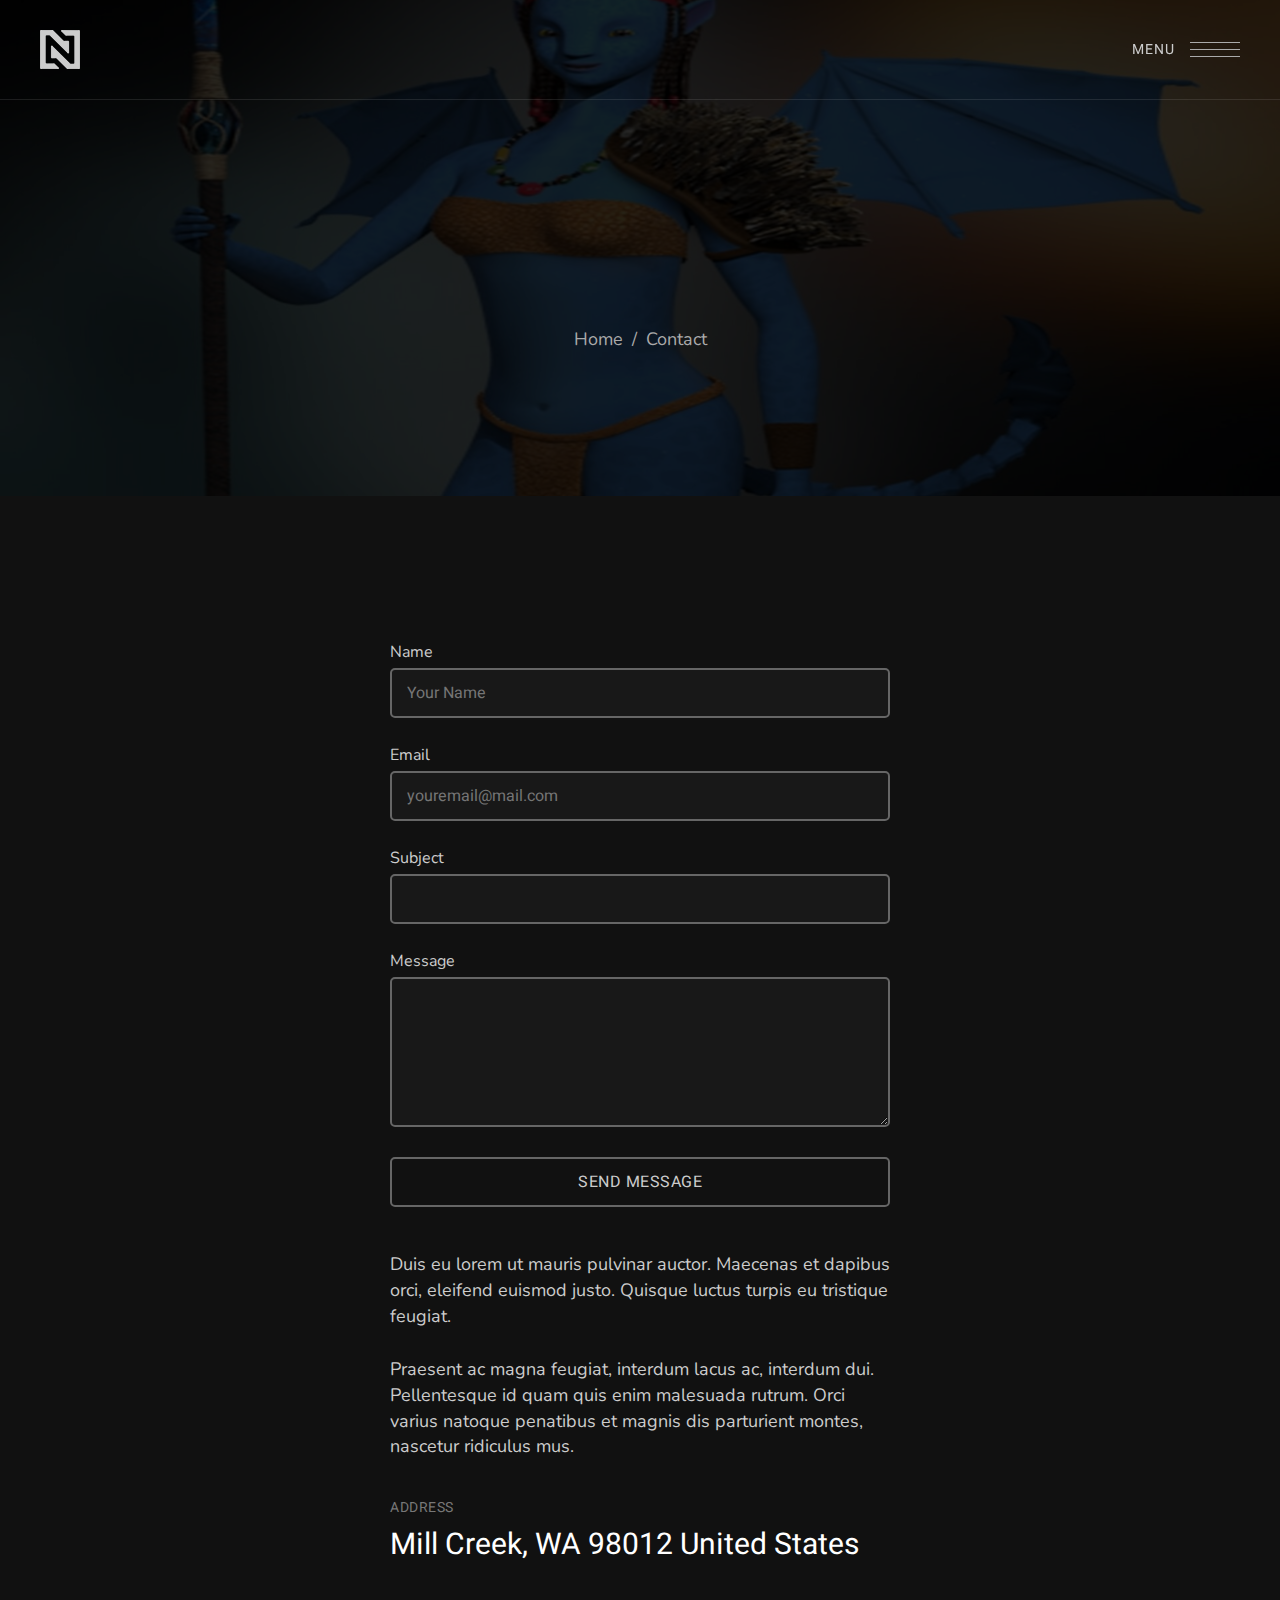
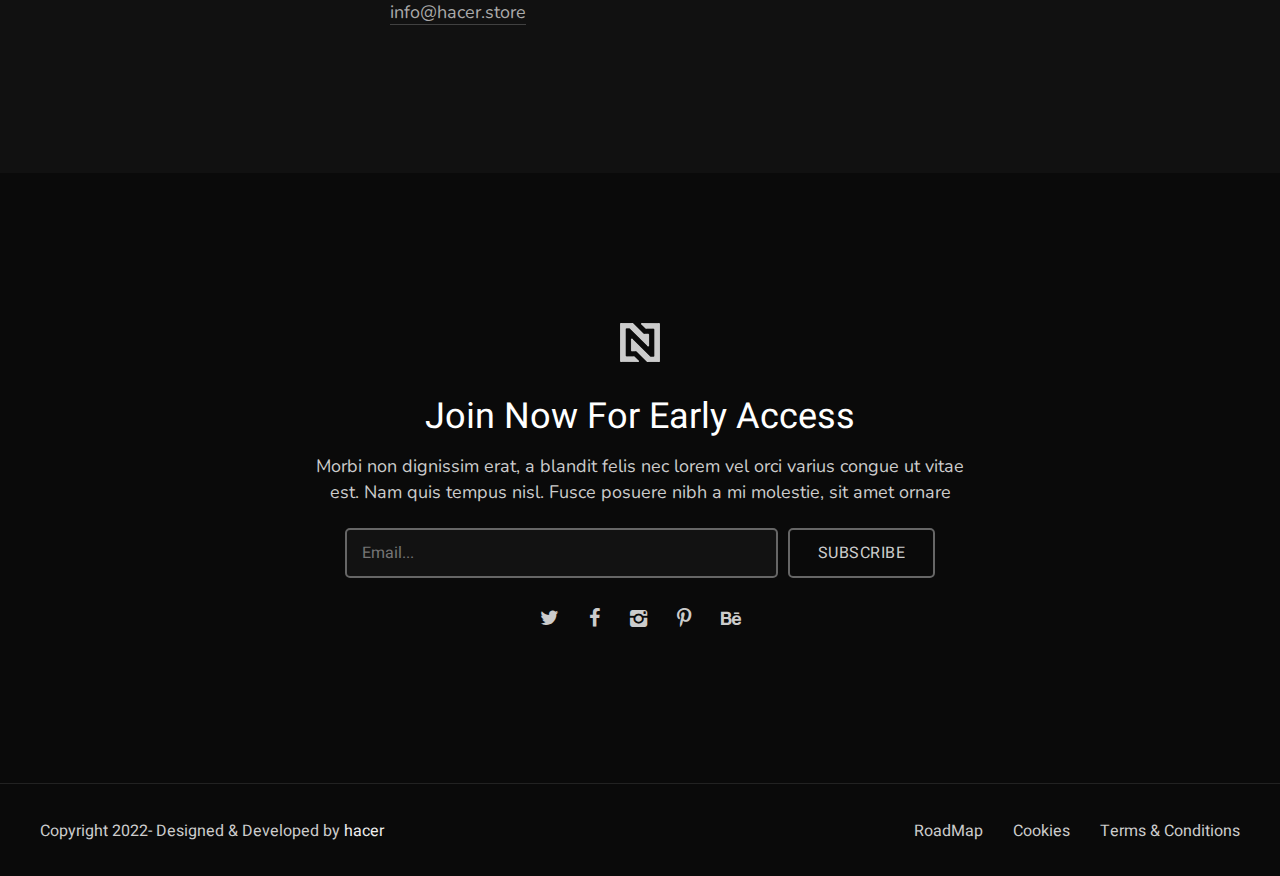
<file: contact.html>
<!DOCTYPE html>
<!--[if lt IE 7]><html class="ie ie6" lang="en"> <![endif]-->
<!--[if IE 7]><html class="ie ie7" lang="en"> <![endif]-->
<!--[if IE 8]><html class="ie ie8" lang="en"> <![endif]-->
<!--[if (gte IE 9)|!(IE)]><!-->
<html lang="en">
  <!--<![endif]-->

  <head>
    <meta http-equiv="Content-Type" content="text/html; charset=utf-8" />

    <meta name="description" content="Hacer" />
    <meta name="author" content="hacer" />

    <meta
      name="viewport"
      content="width=device-width, initial-scale=1, maximum-scale=1"
    />

    <title>Hacer | Contact</title>

    <!-- Google Fonts -->
    <link rel="preconnect" href="https://fonts.googleapis.com" />
    <link rel="preconnect" href="https://fonts.gstatic.com" crossorigin />
    <link
      href="https://fonts.googleapis.com/css2?family=Heebo:wght@100;200;300;400;500;600;700;800;900&family=Nunito:ital,wght@0,200;0,300;0,400;0,500;0,600;0,700;0,800;0,900;1,200;1,300;1,400;1,500;1,600;1,700;1,800;1,900&display=swap"
      rel="stylesheet"
    />
    <!-- !Google Fonts -->

    <!-- Styles -->
    <link type="text/css" rel="stylesheet" href="css/plugins.css" />
    <link type="text/css" rel="stylesheet" href="css/style.css?ver=1.1" />
    <!--[if lt IE 9]>
      <script type="text/javascript" src="js/modernizr.custom.js"></script>
    <![endif]-->
    <!-- !Styles -->
  </head>

  <body>
    <!-- Main -->
    <div class="hacer_fn_main" data-footer-sticky="">
      <!-- Product Modal -->
      <div class="hacer_fn_modal product_modal">
        <div class="modal_in">
          <div class="modal_closer">
            <a href="https://www.hacer.store/">
              <img src="svg/cancel.svg" alt="" class="fn__svg" />
            </a>
          </div>
          <div class="modal_content">
            <div class="hacer_fn_product_modal">
              <div class="img_item">
                <!-- here comes product's image -->
              </div>
              <div class="content_item">
                <div class="hacer_fn_title" data-align="left">
                  <h3 class="fn_title"><!-- here comes product's title --></h3>
                  <div class="line"><span></span></div>
                </div>

                <div class="desc">
                  <p><!-- here comes product's description --></p>
                </div>

                <div class="buttons">
                  <a
                    href="https://opensea.io/Mr_Hacer"
                    target="_blank"
                    class="hacer_fn_button opensea"
                  >
                    <span class="icon"
                      ><img src="svg/opensea.svg" alt="" class="fn__svg"
                    /></span>
                    <span class="text">View on OpenSea</span>
                  </a>
                  <a
                    href="https://discord.com/invite/PaPbA5egf7"
                    target="_blank"
                    class="hacer_fn_button discord"
                  >
                    <span class="icon"
                      ><img src="svg/discord.svg" alt="" class="fn__svg"
                    /></span>
                    <span class="text">View on Discord</span>
                  </a>
                </div>
              </div>
            </div>
          </div>
        </div>
      </div>
      <!-- !Product Modal -->

      <!-- Right Navigation -->
      <div class="nav_overlay"></div>
      <div class="hacer_fn_nav">
        <div class="trigger is-active">
          <div class="trigger_in">
            <span class="text">Close</span>
            <span class="hamb">
              <span class="hamb_a"></span>
              <span class="hamb_b"></span>
              <span class="hamb_c"></span>
            </span>
          </div>
        </div>
        <div class="nav_content">
          <div class="nav_menu">
            <ul>
              <li class="menu-item menu-item-has-children">
                <a href="index.html">Home</a>
                <ul class="sub-menu">
                  <li><a href="index.html">Home Static</a></li>
                  <li><a href="index-kenburns.html">Full Kenburns</a></li>
                  <li><a href="index-half-kenburns.html">Half Kenburns</a></li>
                  <li><a href="index-half-slider.html">Half Slider</a></li>
                </ul>
              </li>
              <li class="menu-item"><a href="about.html">About</a></li>
              <li class="menu-item">
                <a href="collection.html">Collection</a>
              </li>
              <li class="menu-item"><a href="blog.html">Blog</a></li>
              <li class="menu-item"><a href="contact.html">Contact</a></li>
            </ul>
          </div>
          <div class="nav_buttons">
            <a
              href="https://opensea.io/Mr_Hacer"
              class="hacer_fn_button"
              target="_blank"
            >
              <span class="icon"
                ><img src="svg/opensea.svg" alt="" class="fn__svg"
              /></span>
              <span class="text">OpenSea</span>
            </a>
            <a
              href="https://discord.com/invite/PaPbA5egf7"
              class="hacer_fn_button"
              target="_blank"
            >
              <span class="icon"
                ><img src="svg/discord.svg" alt="" class="fn__svg"
              /></span>
              <span class="text">Discord</span>
            </a>
          </div>
        </div>

        <!-- Nav Footer -->
        <div class="nav_footer">
          <div class="nf_left">
            <p>
              Copyright 2022- Designed &amp; Developed by
              <a href="https://www.hacer.store/" target="_blank">hacer</a>
            </p>
          </div>
          <div class="nf_right">
            <div class="hacer_fn_social_list">
              <ul>
                <li>
                  <a href="https://www.hacer.store/"
                    ><i class="fn-icon-twitter"></i
                  ></a>
                </li>
                <li>
                  <a href="https://www.hacer.store/"
                    ><i class="fn-icon-facebook"></i
                  ></a>
                </li>
                <li>
                  <a href="https://www.hacer.store/"
                    ><i class="fn-icon-instagram"></i
                  ></a>
                </li>
                <li>
                  <a href="https://www.hacer.store/"
                    ><i class="fn-icon-pinterest"></i
                  ></a>
                </li>
                <li>
                  <a href="https://www.hacer.store/"
                    ><i class="fn-icon-behance"></i
                  ></a>
                </li>
              </ul>
            </div>
          </div>
        </div>
        <!-- !Nav Footer -->
      </div>
      <!-- !Right Navigation -->

      <!-- Header -->
      <header class="hacer_fn_header">
        <div class="container">
          <div class="header_in">
            <div class="logo">
              <a href="index.html"><img src="img/logo.png" alt="" /></a>
            </div>

            <div class="trigger">
              <div class="trigger_in">
                <span class="text">Menu</span>
                <span class="hamb">
                  <span class="hamb_a"></span>
                  <span class="hamb_b"></span>
                  <span class="hamb_c"></span>
                </span>
              </div>
            </div>
          </div>
        </div>
      </header>
      <!-- !Header -->

      <!-- Content -->
      <div class="hacer_fn_content">
        <!-- Page Title -->
        <div class="hacer_fn_pagetitle">
          <div class="bg_overlay">
            <div class="bg_color"></div>
            <div class="bg_image" data-bg-img="img/hero/bg.jpg"></div>
          </div>
          <div class="pt_content">
            <div class="container">
              <h3
                class="fn_title fn_animated_text"
                data-wait="1000"
                data-speed="8"
              >
                Contact
              </h3>
              <p class="fn_desc">
                <a href="index.html">Home</a>
                <span class="separator">/</span>
                <span class="current">Contact</span>
              </p>
            </div>
          </div>
        </div>
        <!-- !Page Title -->

        <!-- Contact Page -->
        <div class="hacer_fn_contact_page">
          <div class="container">
            <div class="mw_500">
              <form
                action="/"
                method="post"
                class="contact_form"
                id="contact_form"
                autocomplete="off"
              >
                <div class="input_list">
                  <ul>
                    <li>
                      <label for="name">Name</label>
                      <input id="name" type="text" placeholder="Your Name" />
                    </li>
                    <li>
                      <label for="email">Email</label>
                      <input
                        id="email"
                        type="text"
                        placeholder="youremail@mail.com"
                      />
                    </li>
                    <li>
                      <label for="subject">Subject</label>
                      <input id="subject" type="text" />
                    </li>
                    <li>
                      <label for="message">Message</label>
                      <textarea id="message"></textarea>
                    </li>
                    <li>
                      <a
                        id="send_message"
                        href="#"
                        class="hacer_fn_button only_text"
                      >
                        <span class="text">Send Message</span>
                      </a>
                    </li>
                  </ul>
                </div>
                <div
                  class="returnmessage"
                  data-success="Your message has been received, We will contact you soon."
                ></div>
                <div class="empty_notice">
                  <span>Please Fill Required Fields</span>
                </div>
              </form>

              <div class="desc_holder">
                <p>
                  Duis eu lorem ut mauris pulvinar auctor. Maecenas et dapibus
                  orci, eleifend euismod justo. Quisque luctus turpis eu
                  tristique feugiat.
                </p>
                <p>
                  Praesent ac magna feugiat, interdum lacus ac, interdum dui.
                  Pellentesque id quam quis enim malesuada rutrum. Orci varius
                  natoque penatibus et magnis dis parturient montes, nascetur
                  ridiculus mus.
                </p>
              </div>

              <div class="info_list">
                <ul>
                  <li>
                    <p class="label">Address</p>
                    <h3 class="value">Mill Creek, WA 98012 United States</h3>
                  </li>
                  <li>
                    <a href="mailto:info@hacer.store" class="email">
                      info@hacer.store
                    </a>
                  </li>
                </ul>
              </div>
            </div>
          </div>
        </div>
        <!-- !Contact Page -->
      </div>
      <!-- Content -->

      <!-- Footer -->
      <footer id="footer">
        <div class="hacer_fn_footer">
          <!-- Footer Top -->
          <div class="footer_top">
            <div class="container">
              <div class="ft_in">
                <div class="desc">
                  <div class="img">
                    <img src="img/footer-logo.png" alt="" />
                  </div>
                  <h3 class="fn_title">Join Now For Early Access</h3>
                  <p class="fn_desc">
                    Morbi non dignissim erat, a blandit felis nec lorem vel orci
                    varius congue ut vitae est. Nam quis tempus nisl. Fusce
                    posuere nibh a mi molestie, sit amet ornare
                  </p>
                </div>

                <div class="subscribe_form">
                  <div class="subscribe_in">
                    <input type="text" placeholder="Email..." />
                    <a
                      href="https://www.hacer.store/"
                      class="hacer_fn_button only_text"
                    >
                      <span class="text">Subscribe</span>
                    </a>
                  </div>
                  <div
                    class="returnmessage"
                    data-success="Your message has been received, We will contact you soon."
                    data-message="You have subscribed to our updates. Thank you"
                    data-invalid-email="Please enter valid email!"
                  ></div>
                  <div class="empty_notice">
                    <span>Please enter your Email</span>
                  </div>
                </div>

                <div class="hacer_fn_social_list">
                  <ul>
                    <li>
                      <a href="https://www.hacer.store/"
                        ><i class="fn-icon-twitter"></i
                      ></a>
                    </li>
                    <li>
                      <a href="https://www.hacer.store/"
                        ><i class="fn-icon-facebook"></i
                      ></a>
                    </li>
                    <li>
                      <a href="https://www.hacer.store/"
                        ><i class="fn-icon-instagram"></i
                      ></a>
                    </li>
                    <li>
                      <a href="https://www.hacer.store/"
                        ><i class="fn-icon-pinterest"></i
                      ></a>
                    </li>
                    <li>
                      <a href="https://www.hacer.store/"
                        ><i class="fn-icon-behance"></i
                      ></a>
                    </li>
                  </ul>
                </div>
              </div>
            </div>
          </div>
          <!-- !Footer Top -->

          <!-- Footer Bottom -->
          <div class="footer_bottom">
            <div class="container">
              <div class="fb_in">
                <div class="fb_left">
                  <p>
                    Copyright 2022- Designed &amp; Developed by
                    <a href="https://www.hacer.store/" target="_blank">hacer</a>
                  </p>
                </div>

                <div class="fb_right">
                  <ul>
                    <li><a href="roadmap.html">RoadMap</a></li>
                    <li><a href="https://www.hacer.store/">Cookies</a></li>
                    <li>
                      <a href="https://www.hacer.store/"
                        >Terms &amp; Conditions</a
                      >
                    </li>
                  </ul>
                </div>
              </div>
            </div>
          </div>
          <!-- !Footer Bottom -->
        </div>
      </footer>
      <!-- !Footer -->

      <!-- Totop -->
      <a href="https://www.hacer.store/" class="hacer_fn_totop">
        <span class="arrow"
          ><img src="svg/right-arr.svg" alt="" class="fn__svg"
        /></span>
        <span class="circle"
          ><img src="svg/circle.svg" alt="" class="fn__svg"
        /></span>
      </a>
      <!-- !Totop -->
    </div>
    <!-- !Main -->

    <!-- Scripts -->
    <script type="text/javascript" src="js/jquery.js"></script>
    <script type="text/javascript" src="js/plugins.js"></script>
    <!--[if lt IE 10]>
      <script type="text/javascript" src="js/ie8.js"></script>
    <![endif]-->
    <script type="text/javascript" src="js/init.js?ver=1.1"></script>
    <!-- !Scripts -->
  </body>
</html>
</file>
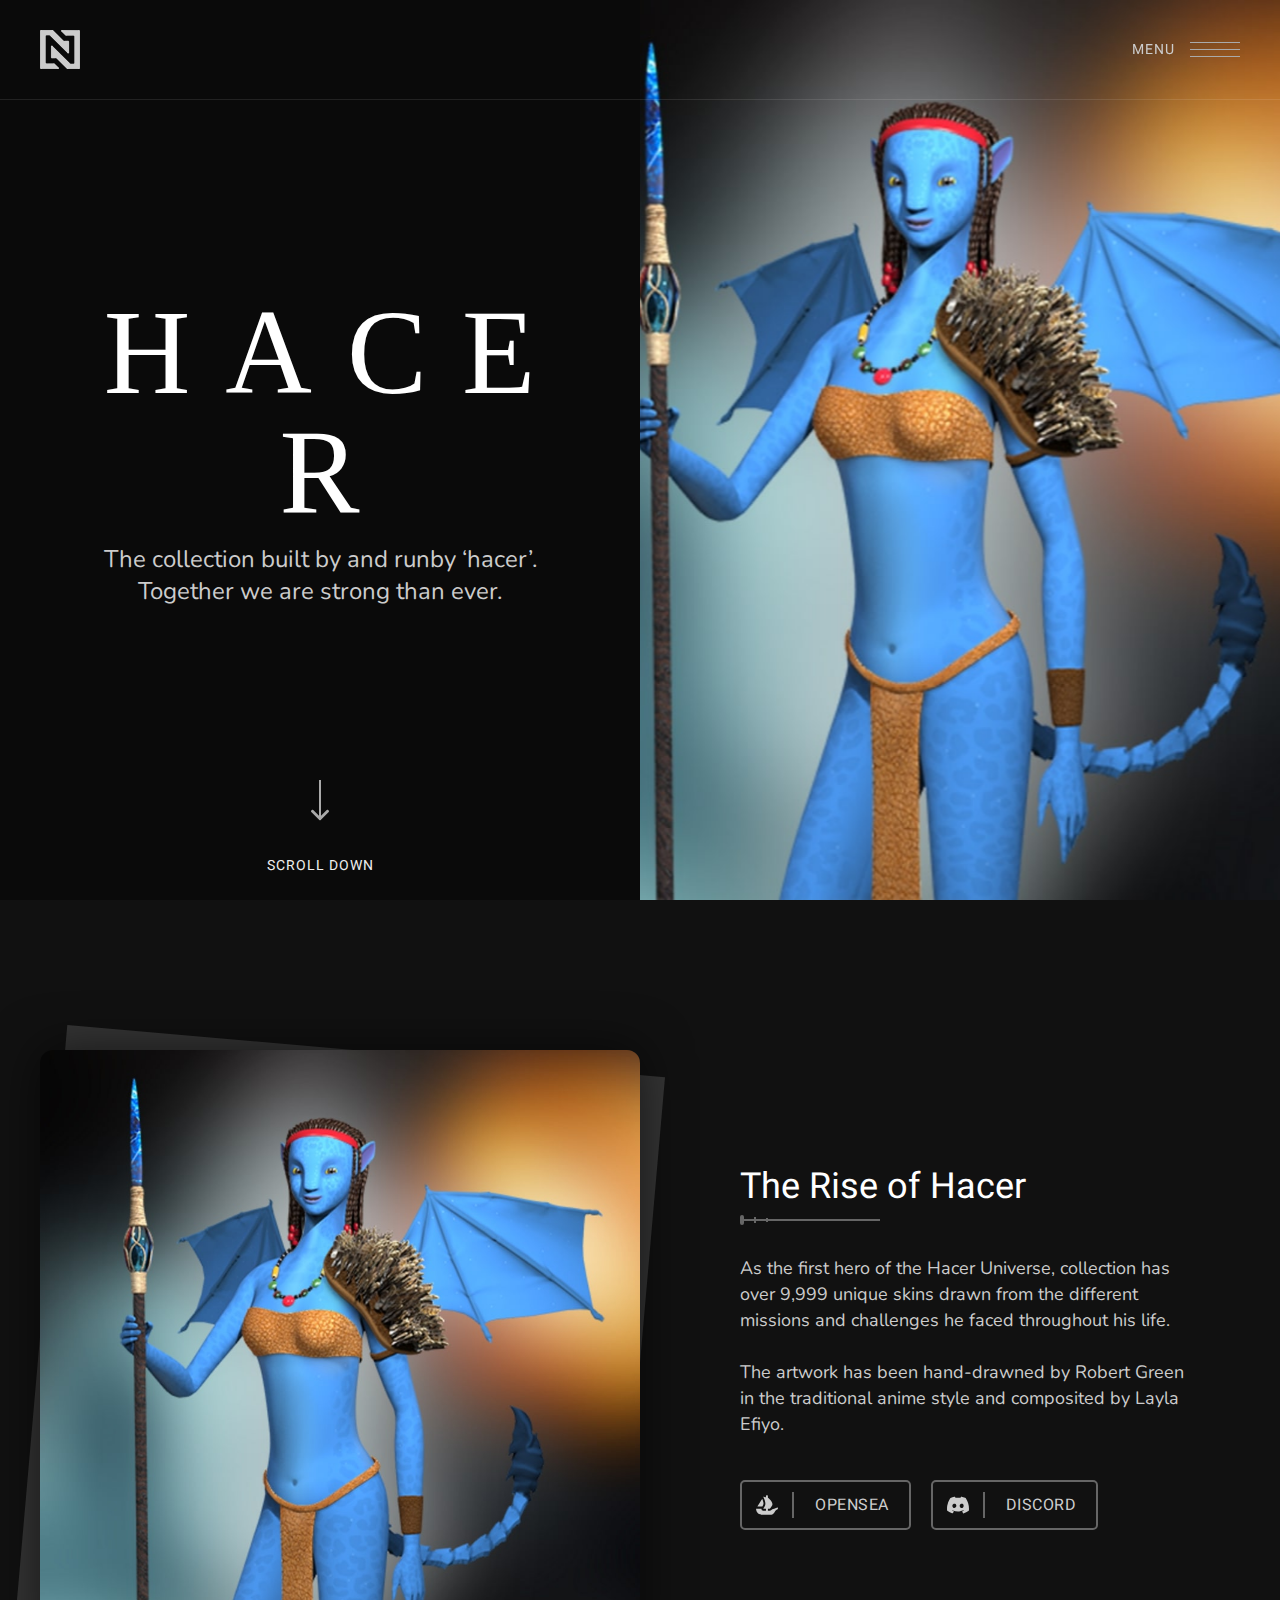
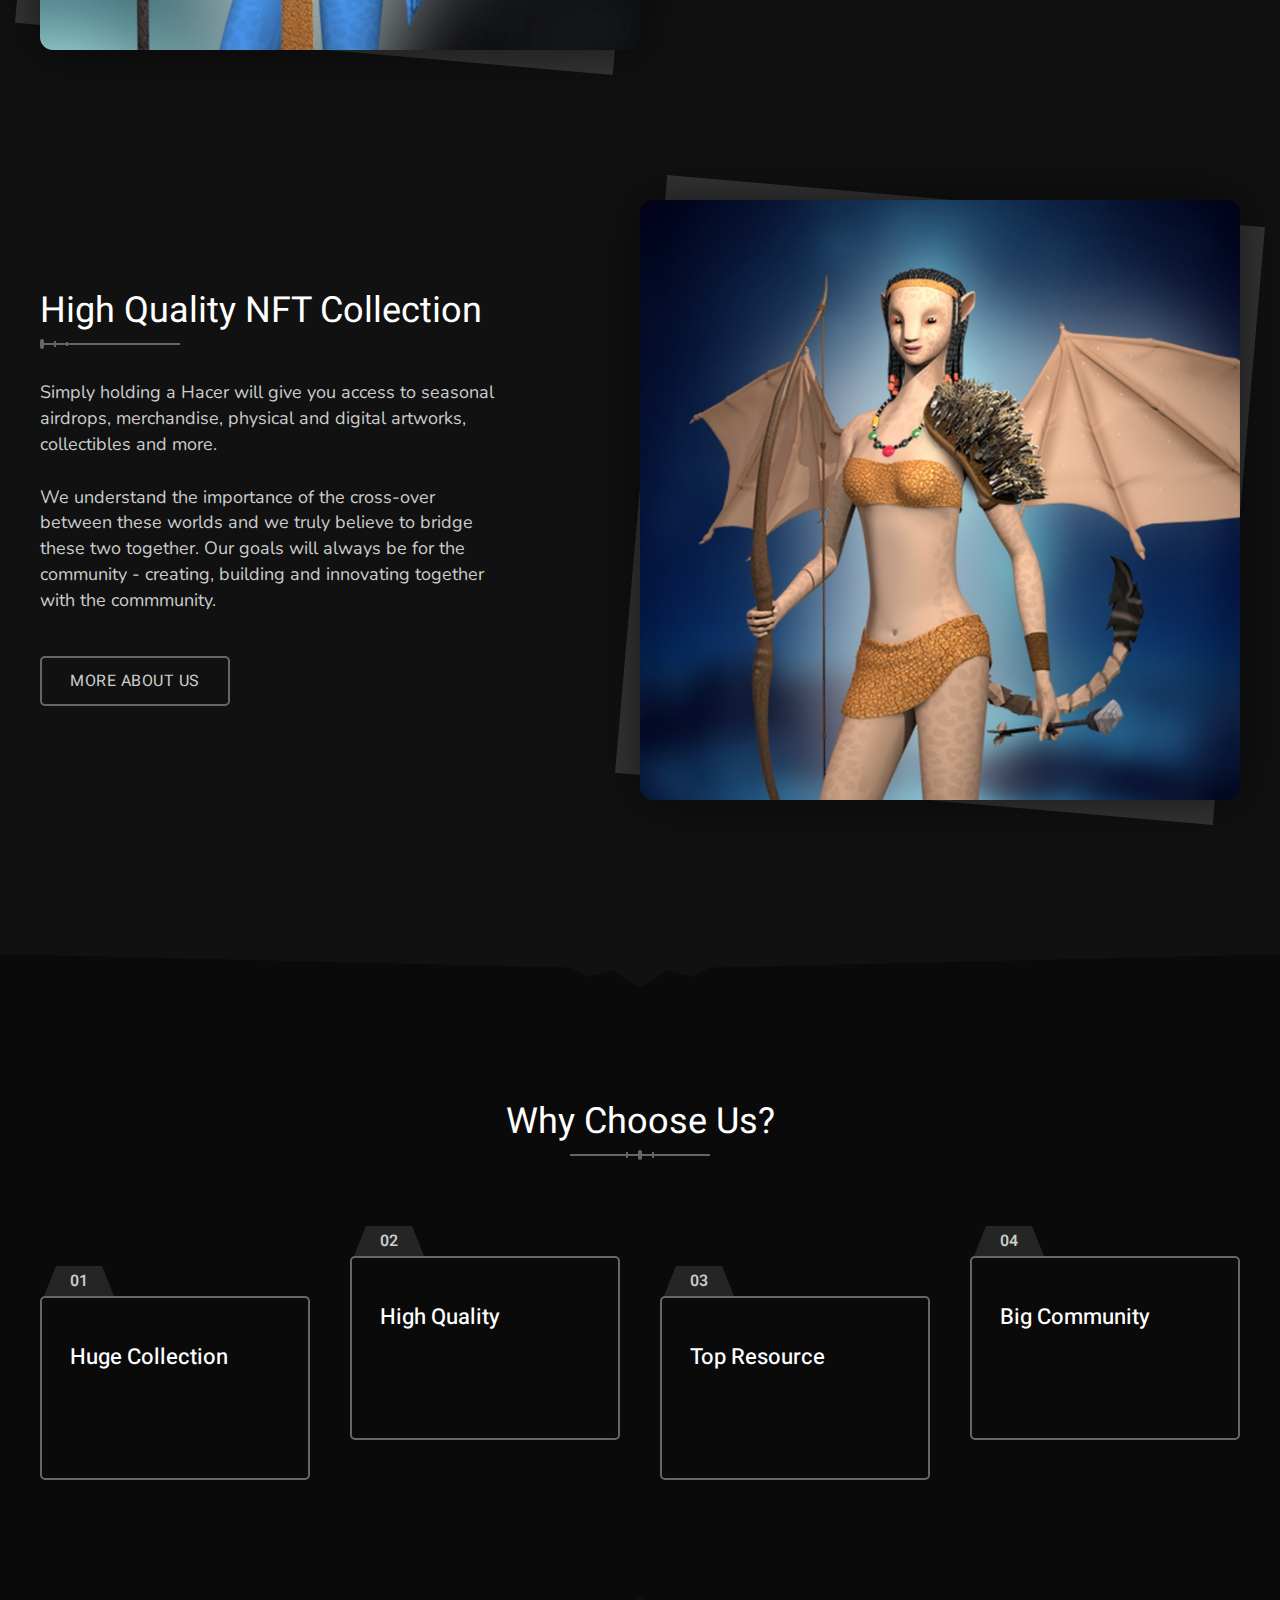
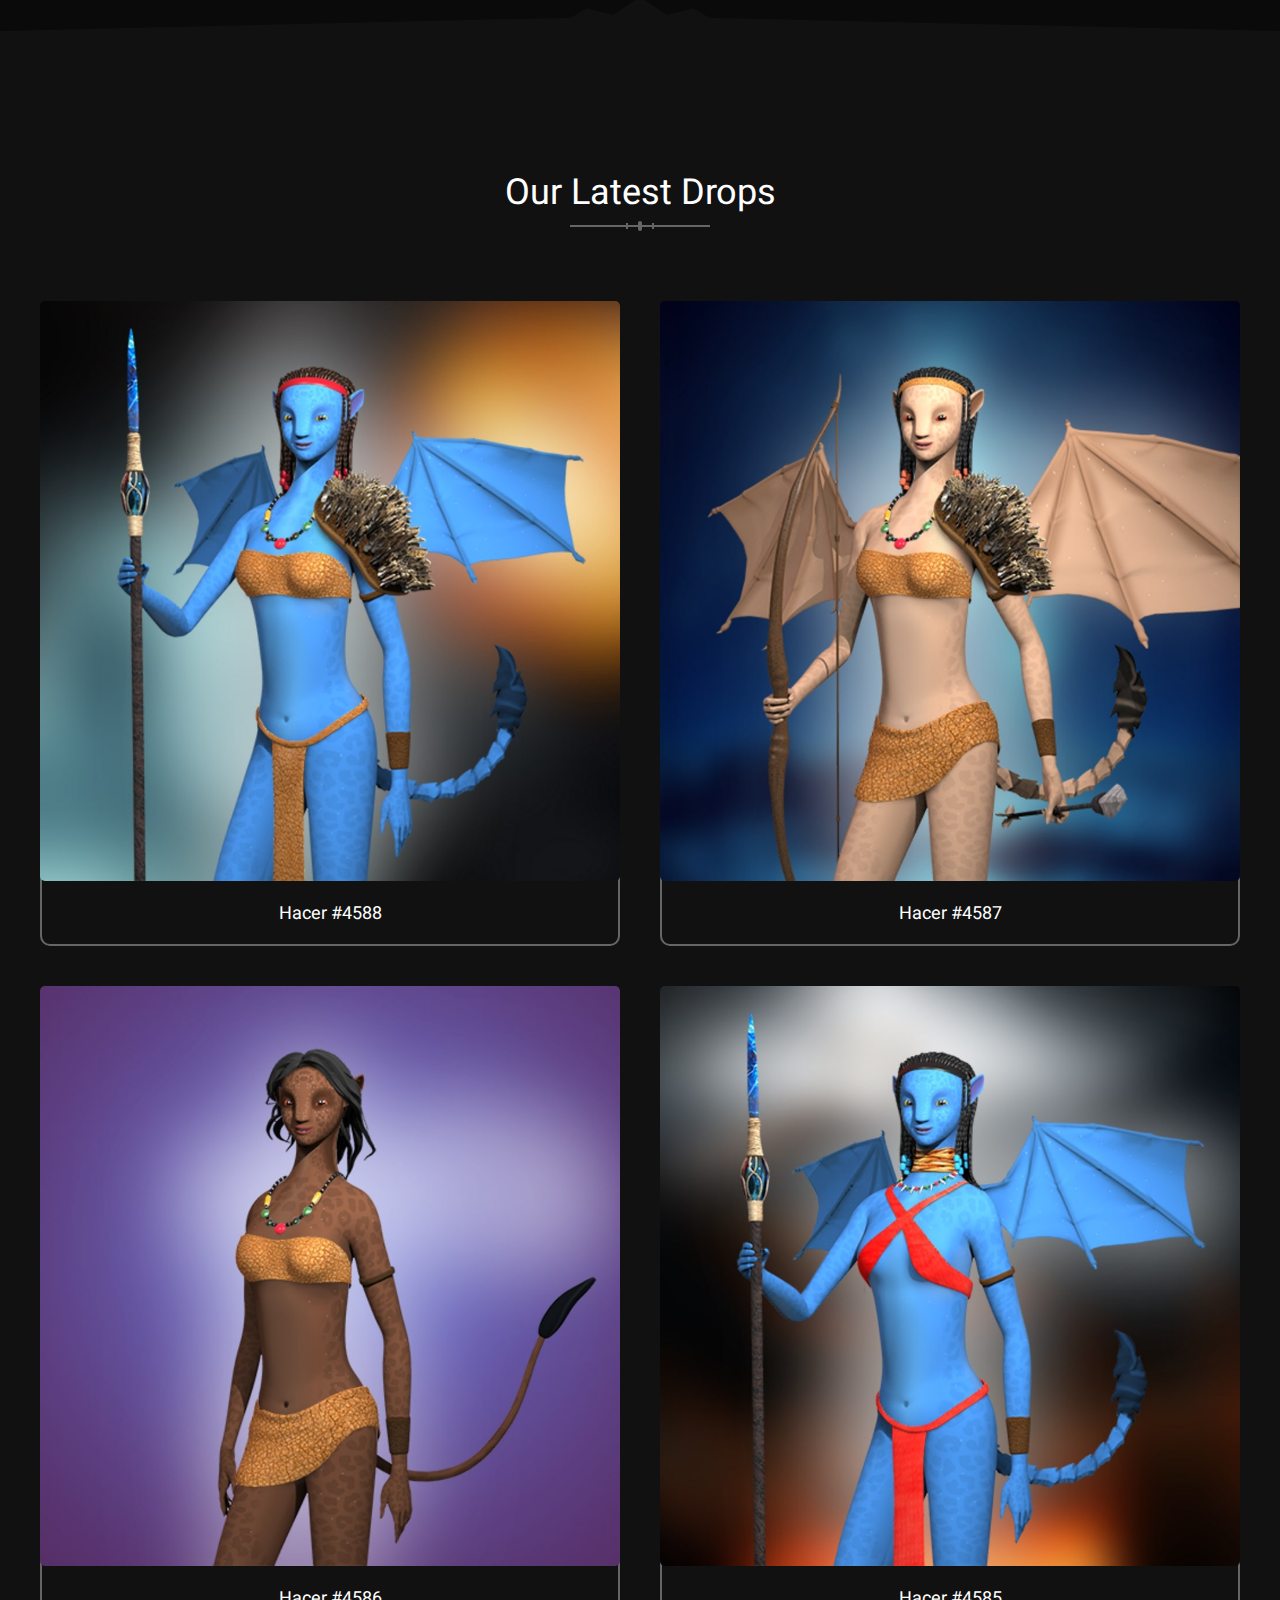
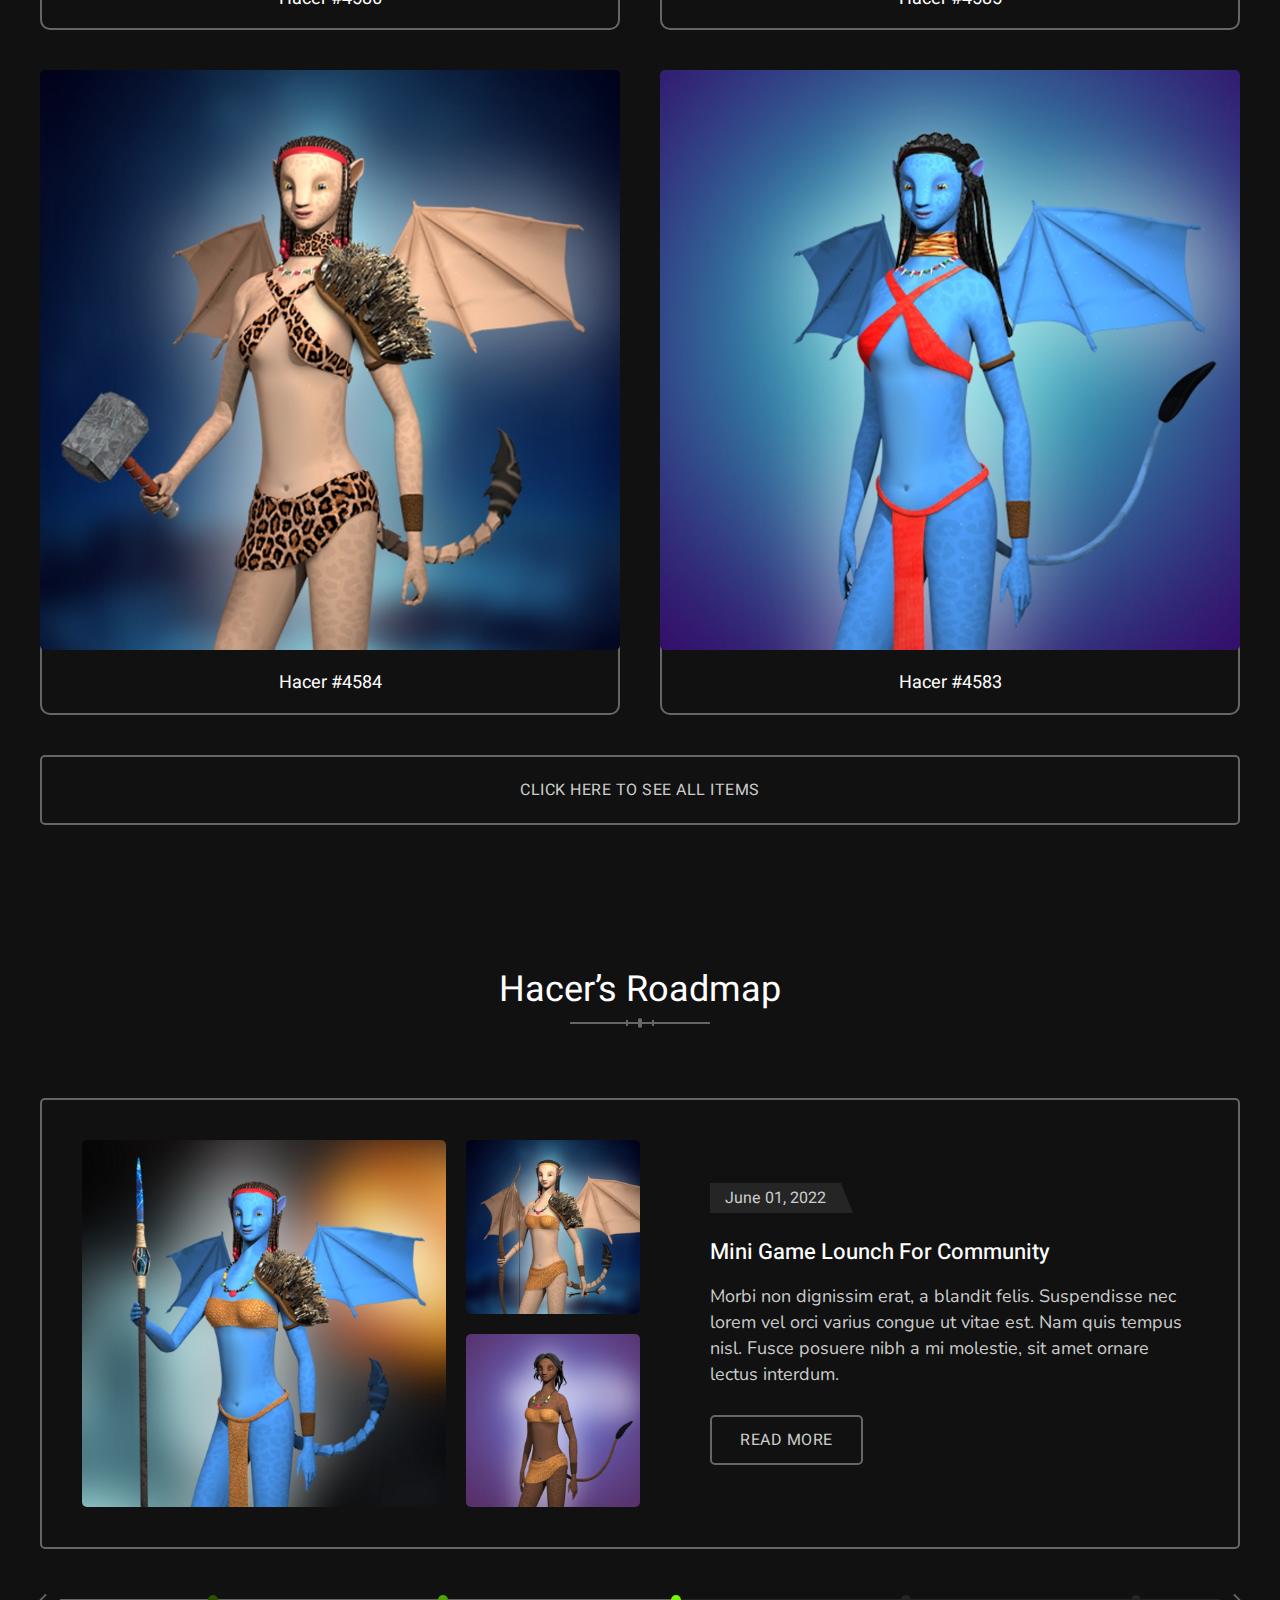
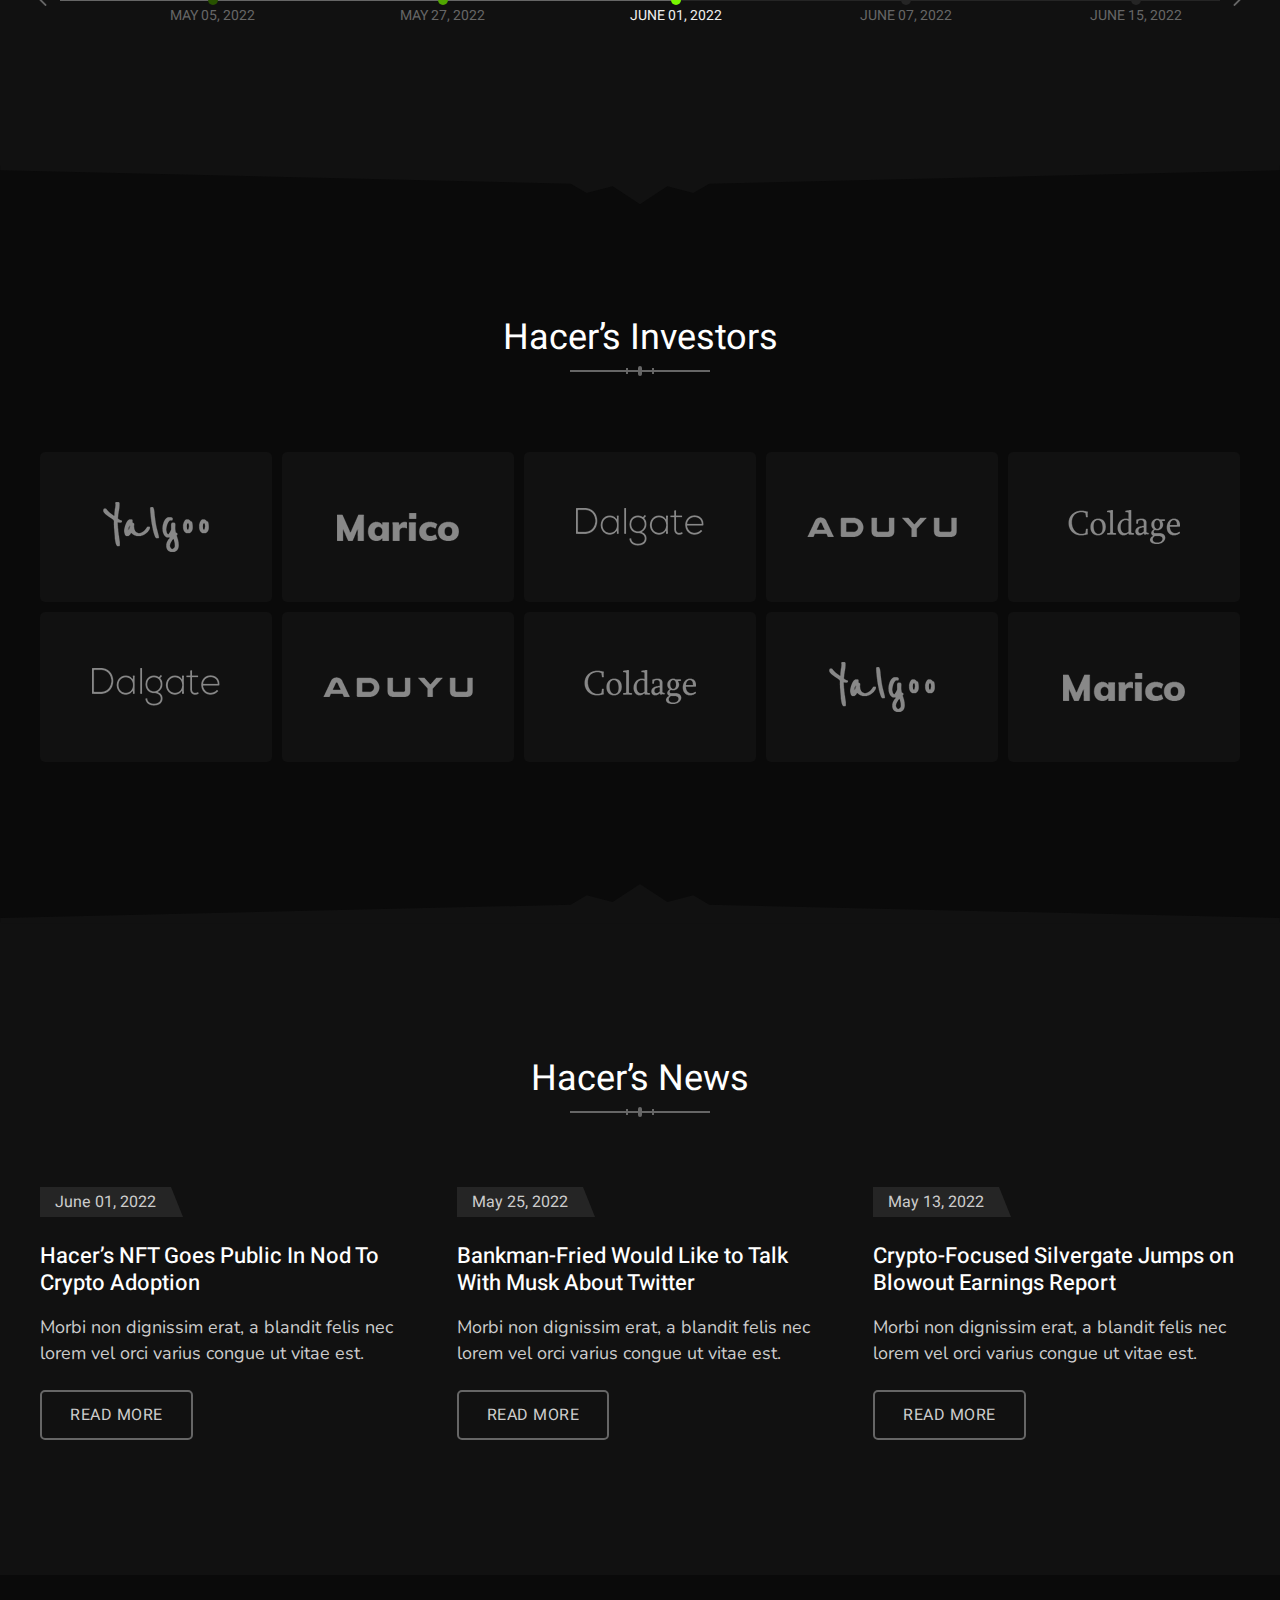
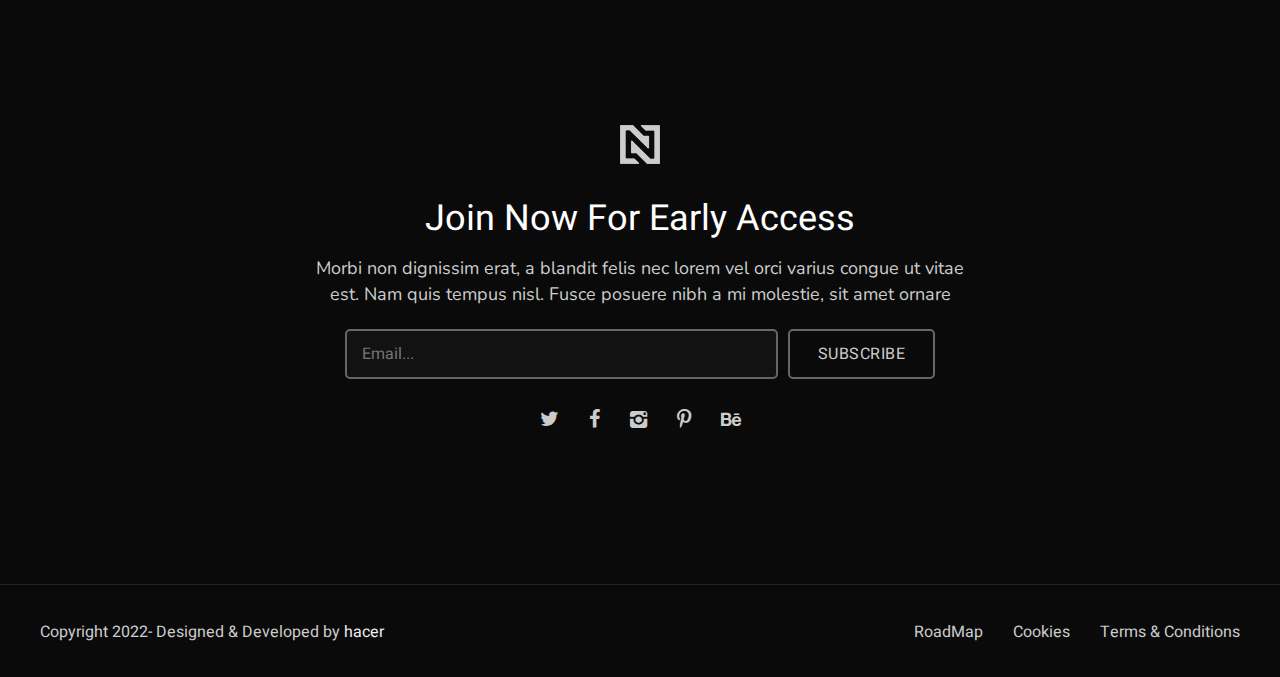
<file: index-half-kenburns.html>
<!DOCTYPE html>
<!--[if lt IE 7]><html class="ie ie6" lang="en"> <![endif]-->
<!--[if IE 7]><html class="ie ie7" lang="en"> <![endif]-->
<!--[if IE 8]><html class="ie ie8" lang="en"> <![endif]-->
<!--[if (gte IE 9)|!(IE)]><!-->
<html lang="en">
  <!--<![endif]-->

  <head>
    <meta http-equiv="Content-Type" content="text/html; charset=utf-8" />

    <meta name="description" content="Hacer" />
    <meta name="author" content="hacer" />

    <meta
      name="viewport"
      content="width=device-width, initial-scale=1, maximum-scale=1"
    />

    <title>Hacer | Home Half Kenburnsy</title>

    <!-- Google Fonts -->
    <link rel="preconnect" href="https://fonts.googleapis.com" />
    <link rel="preconnect" href="https://fonts.gstatic.com" crossorigin />
    <link
      href="https://fonts.googleapis.com/css2?family=Heebo:wght@100;200;300;400;500;600;700;800;900&family=Nunito:ital,wght@0,200;0,300;0,400;0,500;0,600;0,700;0,800;0,900;1,200;1,300;1,400;1,500;1,600;1,700;1,800;1,900&display=swap"
      rel="stylesheet"
    />
    <!-- !Google Fonts -->

    <!-- Styles -->
    <link type="text/css" rel="stylesheet" href="css/plugins.css" />
    <link type="text/css" rel="stylesheet" href="css/style.css?ver=1.1" />
    <!--[if lt IE 9]>
      <script type="text/javascript" src="js/modernizr.custom.js"></script>
    <![endif]-->
    <!-- !Styles -->
  </head>

  <body class="home-half-kenburns">
    <!-- Main -->
    <div class="hacer_fn_main" data-footer-sticky="">
      <!-- Product Modal -->
      <div class="hacer_fn_modal product_modal">
        <div class="modal_in">
          <div class="modal_closer">
            <a href="https://www.hacer.store/">
              <img src="svg/cancel.svg" alt="" class="fn__svg" />
            </a>
          </div>
          <div class="modal_content">
            <div class="hacer_fn_product_modal">
              <div class="img_item">
                <!-- here comes product's image -->
              </div>
              <div class="content_item">
                <div class="hacer_fn_title" data-align="left">
                  <h3 class="fn_title"><!-- here comes product's title --></h3>
                  <div class="line"><span></span></div>
                </div>

                <div class="desc">
                  <p><!-- here comes product's description --></p>
                </div>

                <div class="buttons">
                  <a
                    href="https://opensea.io/Mr_Hacer"
                    target="_blank"
                    class="hacer_fn_button opensea"
                  >
                    <span class="icon"
                      ><img src="svg/opensea.svg" alt="" class="fn__svg"
                    /></span>
                    <span class="text">View on OpenSea</span>
                  </a>
                  <a
                    href="https://discord.com/invite/PaPbA5egf7"
                    target="_blank"
                    class="hacer_fn_button discord"
                  >
                    <span class="icon"
                      ><img src="svg/discord.svg" alt="" class="fn__svg"
                    /></span>
                    <span class="text">View on Discord</span>
                  </a>
                </div>
              </div>
            </div>
          </div>
        </div>
      </div>
      <!-- !Product Modal -->

      <!-- Right Navigation -->
      <div class="nav_overlay"></div>
      <div class="hacer_fn_nav">
        <div class="trigger is-active">
          <div class="trigger_in">
            <span class="text">Close</span>
            <span class="hamb">
              <span class="hamb_a"></span>
              <span class="hamb_b"></span>
              <span class="hamb_c"></span>
            </span>
          </div>
        </div>
        <div class="nav_content">
          <div class="nav_menu">
            <ul>
              <li class="menu-item menu-item-has-children">
                <a href="index.html">Home</a>
                <ul class="sub-menu">
                  <li><a href="index.html">Home Static</a></li>
                  <li><a href="index-kenburns.html">Full Kenburns</a></li>
                  <li><a href="index-half-kenburns.html">Half Kenburns</a></li>
                  <li><a href="index-half-slider.html">Half Slider</a></li>
                </ul>
              </li>
              <li class="menu-item"><a href="about.html">About</a></li>
              <li class="menu-item">
                <a href="collection.html">Collection</a>
              </li>
              <li class="menu-item"><a href="blog.html">Blog</a></li>
              <li class="menu-item"><a href="contact.html">Contact</a></li>
            </ul>
          </div>
          <div class="nav_buttons">
            <a
              href="https://opensea.io/Mr_Hacer"
              class="hacer_fn_button"
              target="_blank"
            >
              <span class="icon"
                ><img src="svg/opensea.svg" alt="" class="fn__svg"
              /></span>
              <span class="text">OpenSea</span>
            </a>
            <a
              href="https://discord.com/invite/PaPbA5egf7"
              class="hacer_fn_button"
              target="_blank"
            >
              <span class="icon"
                ><img src="svg/discord.svg" alt="" class="fn__svg"
              /></span>
              <span class="text">Discord</span>
            </a>
          </div>
        </div>

        <!-- Nav Footer -->
        <div class="nav_footer">
          <div class="nf_left">
            <p>
              Copyright 2022- Designed &amp; Developed by
              <a href="https://www.hacer.store/" target="_blank">hacer</a>
            </p>
          </div>
          <div class="nf_right">
            <div class="hacer_fn_social_list">
              <ul>
                <li>
                  <a href="https://www.hacer.store/"
                    ><i class="fn-icon-twitter"></i
                  ></a>
                </li>
                <li>
                  <a href="https://www.hacer.store/"
                    ><i class="fn-icon-facebook"></i
                  ></a>
                </li>
                <li>
                  <a href="https://www.hacer.store/"
                    ><i class="fn-icon-instagram"></i
                  ></a>
                </li>
                <li>
                  <a href="https://www.hacer.store/"
                    ><i class="fn-icon-pinterest"></i
                  ></a>
                </li>
                <li>
                  <a href="https://www.hacer.store/"
                    ><i class="fn-icon-behance"></i
                  ></a>
                </li>
              </ul>
            </div>
          </div>
        </div>
        <!-- !Nav Footer -->
      </div>
      <!-- !Right Navigation -->

      <!-- Header -->
      <header class="hacer_fn_header">
        <div class="container">
          <div class="header_in">
            <div class="logo">
              <a href="index.html"><img src="img/logo.png" alt="" /></a>
            </div>

            <div class="trigger">
              <div class="trigger_in">
                <span class="text">Menu</span>
                <span class="hamb">
                  <span class="hamb_a"></span>
                  <span class="hamb_b"></span>
                  <span class="hamb_c"></span>
                </span>
              </div>
            </div>
          </div>
        </div>
      </header>
      <!-- !Header -->

      <!-- Content -->
      <div class="hacer_fn_content">
        <!-- Hero Header -->
        <div class="hacer_fn_hero half">
          <!-- Overlay (of hero header) -->
          <div class="bg_overlay">
            <!-- Overlay Slider -->
            <div class="overlay_slider vegas-slide">
              <input type="hidden" value="img/drops/1.jpg" />
              <input type="hidden" value="img/drops/2.jpg" />
              <input type="hidden" value="img/drops/3.jpg" />
              <input type="hidden" value="img/drops/4.jpg" />
              <input type="hidden" value="img/drops/5.jpg" />
            </div>
            <!-- !Overlay Slider -->
          </div>
          <!-- Overlay (of hero header) -->

          <div class="hero_content">
            <div class="container">
              <div class="content">
                <h2 class="fn_title" title="Hacer">Hacer</h2>
                <p class="fn_desc fn_animated_text">
                  The collection built by and runby ‘hacer’. Together we are
                  strong than ever.
                </p>
              </div>
            </div>
            <a
              href="#about"
              class="hacer_fn_down magic-hover magic-hover__square"
            >
              <span class="text">Scroll Down</span>
              <span class="icon"
                ><img src="svg/right-arr.svg" alt="" class="fn__svg"
              /></span>
            </a>
          </div>
        </div>
        <!-- !Hero Header -->

        <!-- About Section -->
        <section id="about">
          <div class="container">
            <!-- About Item #1 -->
            <div class="hacer_fn_about_item">
              <div class="img_item">
                <img src="img/about/1.jpg" alt="" />
              </div>
              <div class="content_item">
                <div class="hacer_fn_title" data-align="left">
                  <h3 class="fn_title">The Rise of Hacer</h3>
                  <div class="line"><span></span></div>
                </div>

                <div class="desc">
                  <p>
                    As the first hero of the Hacer Universe, collection has over
                    9,999 unique skins drawn from the different missions and
                    challenges he faced throughout his life.
                  </p>
                  <p>
                    The artwork has been hand-drawned by Robert Green in the
                    traditional anime style and composited by Layla Efiyo.
                  </p>
                </div>

                <div class="buttons">
                  <a
                    href="https://opensea.io/Mr_Hacer"
                    target="_blank"
                    class="hacer_fn_button"
                  >
                    <span class="icon"
                      ><img src="svg/opensea.svg" alt="" class="fn__svg"
                    /></span>
                    <span class="text">OpenSea</span>
                  </a>
                  <a
                    href="https://discord.com/invite/PaPbA5egf7"
                    target="_blank"
                    class="hacer_fn_button"
                  >
                    <span class="icon"
                      ><img src="svg/discord.svg" alt="" class="fn__svg"
                    /></span>
                    <span class="text">Discord</span>
                  </a>
                </div>
              </div>
            </div>
            <!-- !About Item #1 -->

            <!-- About Item #2 -->
            <div class="hacer_fn_about_item reverse">
              <div class="img_item">
                <img src="img/about/2.jpg" alt="" />
              </div>
              <div class="content_item">
                <div class="hacer_fn_title" data-align="left">
                  <h3 class="fn_title">High Quality NFT Collection</h3>
                  <div class="line"><span></span></div>
                </div>

                <div class="desc">
                  <p>
                    Simply holding a Hacer will give you access to seasonal
                    airdrops, merchandise, physical and digital artworks,
                    collectibles and more.
                  </p>
                  <p>
                    We understand the importance of the cross-over between these
                    worlds and we truly believe to bridge these two together.
                    Our goals will always be for the community - creating,
                    building and innovating together with the commmunity.
                  </p>
                </div>

                <div class="buttons">
                  <a href="about.html" class="hacer_fn_button only_text">
                    <span class="text">More About US</span>
                  </a>
                </div>
              </div>
            </div>
            <!-- !About Item #2 -->
          </div>
        </section>
        <!-- !About Section -->

        <!-- Services Section -->
        <section id="services">
          <!-- Dividers -->
          <img
            src="svg/divider.svg"
            alt=""
            class="fn__svg fn__divider top_divider"
          />
          <img
            src="svg/divider.svg"
            alt=""
            class="fn__svg fn__divider bottom_divider"
          />
          <!-- !Dividers -->

          <div class="container">
            <!-- Main Title -->
            <div class="hacer_fn_title">
              <h3 class="fn_title">Why Choose Us?</h3>
              <div class="line"><span></span></div>
            </div>
            <!-- !Main Title -->

            <!-- Services -->
            <div class="hacer_fn_services">
              <ul>
                <li>
                  <div class="item">
                    <div class="item_num"><span>01</span></div>
                    <div class="item_content">
                      <h3 class="fn_title">Huge Collection</h3>
                      <p class="fn_desc fn_animated_text">
                        A collection of 5,000 unique HACERs built to go beyond
                        the digital space that will unlock numerous benefits for
                        our community.
                      </p>
                    </div>
                  </div>
                </li>
                <li>
                  <div class="item">
                    <div class="item_num"><span>02</span></div>
                    <div class="item_content">
                      <h3 class="fn_title">High Quality</h3>
                      <p class="fn_desc fn_animated_text">
                        The HACER collection includes dozens of rare heads,
                        costumes, and colorways of the artist's palette. They
                        are drawn with great care.
                      </p>
                    </div>
                  </div>
                </li>
                <li>
                  <div class="item">
                    <div class="item_num"><span>03</span></div>
                    <div class="item_content">
                      <h3 class="fn_title">Top Resource</h3>
                      <p class="fn_desc fn_animated_text">
                        Tasty design resources made with care for each pixel.
                        Tokens, NFTs, metaverse and game resources. Access
                        additional drops.
                      </p>
                    </div>
                  </div>
                </li>
                <li>
                  <div class="item">
                    <div class="item_num"><span>04</span></div>
                    <div class="item_content">
                      <h3 class="fn_title">Big Community</h3>
                      <p class="fn_desc fn_animated_text">
                        Be part of a community of hacer owners and create user
                        generated items. Rent, advertise, lounch stores, create
                        items.
                      </p>
                    </div>
                  </div>
                </li>
              </ul>
            </div>
            <!-- !Services -->
          </div>
        </section>
        <!-- !Services Section -->

        <!-- Drops Section -->
        <section id="drop">
          <div class="container">
            <!-- Main Title -->
            <div class="hacer_fn_title">
              <h3 class="fn_title">Our Latest Drops</h3>
              <div class="line"><span></span></div>
            </div>
            <!-- !Main Title -->

            <!-- Drops List -->
            <div class="hacer_fn_drops">
              <ul>
                <li>
                  <div
                    class="item"
                    data-modal-image="img/drops/1.jpg"
                    data-modal-title="Hacer #4588"
                    data-modal-description="Suspendisse eu velit est. Cras nec vestibulum quam. Donec tincidunt purus nec enim tincidunt, sit amet facilisis massa laoreet. Integer mollis nec sapien eu lacinia."
                    data-modal-opensea-url="#"
                    data-modal-discord-url=""
                  >
                    <div class="img_holder">
                      <img src="img/drops/1.jpg" alt="" />
                      <a href="https://www.hacer.store/" class="full_link"></a>
                    </div>
                    <div class="title_holder">
                      <h3 class="fn_title">
                        <a href="https://www.hacer.store/">Hacer #4588</a>
                      </h3>
                    </div>
                  </div>
                </li>
                <li>
                  <div
                    class="item"
                    data-modal-image="img/drops/2.jpg"
                    data-modal-title="Hacer #4587"
                    data-modal-description="Suspendisse eu velit est. Cras nec vestibulum quam. Donec tincidunt purus nec enim tincidunt, sit amet facilisis massa laoreet. Integer mollis nec sapien eu lacinia."
                    data-modal-opensea-url=""
                    data-modal-discord-url="#"
                  >
                    <div class="img_holder">
                      <img src="img/drops/2.jpg" alt="" />
                      <a href="https://www.hacer.store/" class="full_link"></a>
                    </div>
                    <div class="title_holder">
                      <h3 class="fn_title">
                        <a href="https://www.hacer.store/">Hacer #4587</a>
                      </h3>
                    </div>
                  </div>
                </li>
                <li>
                  <div
                    class="item"
                    data-modal-image="img/drops/3.jpg"
                    data-modal-title="Hacer #4586"
                    data-modal-description="Suspendisse eu velit est. Cras nec vestibulum quam. Donec tincidunt purus nec enim tincidunt, sit amet facilisis massa laoreet. Integer mollis nec sapien eu lacinia."
                    data-modal-opensea-url="#"
                    data-modal-discord-url=""
                  >
                    <div class="img_holder">
                      <img src="img/drops/3.jpg" alt="" />
                      <a href="https://www.hacer.store/" class="full_link"></a>
                    </div>
                    <div class="title_holder">
                      <h3 class="fn_title">
                        <a href="https://www.hacer.store/">Hacer #4586</a>
                      </h3>
                    </div>
                  </div>
                </li>
                <li>
                  <div
                    class="item"
                    data-modal-image="img/drops/4.jpg"
                    data-modal-title="Hacer #4585"
                    data-modal-description="Suspendisse eu velit est. Cras nec vestibulum quam. Donec tincidunt purus nec enim tincidunt, sit amet facilisis massa laoreet. Integer mollis nec sapien eu lacinia."
                    data-modal-opensea-url="#"
                    data-modal-discord-url=""
                  >
                    <div class="img_holder">
                      <img src="img/drops/4.jpg" alt="" />
                      <a href="https://www.hacer.store/" class="full_link"></a>
                    </div>
                    <div class="title_holder">
                      <h3 class="fn_title">
                        <a href="https://www.hacer.store/">Hacer #4585</a>
                      </h3>
                    </div>
                  </div>
                </li>
                <li>
                  <div
                    class="item"
                    data-modal-image="img/drops/5.jpg"
                    data-modal-title="Hacer #4584"
                    data-modal-description="Suspendisse eu velit est. Cras nec vestibulum quam. Donec tincidunt purus nec enim tincidunt, sit amet facilisis massa laoreet. Integer mollis nec sapien eu lacinia."
                    data-modal-opensea-url="#"
                    data-modal-discord-url=""
                  >
                    <div class="img_holder">
                      <img src="img/drops/5.jpg" alt="" />
                      <a href="https://www.hacer.store/" class="full_link"></a>
                    </div>
                    <div class="title_holder">
                      <h3 class="fn_title">
                        <a href="https://www.hacer.store/">Hacer #4584</a>
                      </h3>
                    </div>
                  </div>
                </li>
                <li>
                  <div
                    class="item"
                    data-modal-image="img/drops/6.jpg"
                    data-modal-title="Hacer #4583"
                    data-modal-description="Suspendisse eu velit est. Cras nec vestibulum quam. Donec tincidunt purus nec enim tincidunt, sit amet facilisis massa laoreet. Integer mollis nec sapien eu lacinia."
                    data-modal-opensea-url="#"
                    data-modal-discord-url=""
                  >
                    <div class="img_holder">
                      <img src="img/drops/6.jpg" alt="" />
                      <a href="https://www.hacer.store/" class="full_link"></a>
                    </div>
                    <div class="title_holder">
                      <h3 class="fn_title">
                        <a href="https://www.hacer.store/">Hacer #4583</a>
                      </h3>
                    </div>
                  </div>
                </li>
              </ul>

              <!-- Clearfix -->
              <div class="clearfix"></div>

              <!-- Main Button -->
              <a href="collection.html" class="hacer_fn_button only_text full">
                <span class="text">Click here to See all ITEMS</span>
              </a>
              <!-- !Main Button -->
            </div>
            <!-- !Drops List -->

            <!-- Main Title -->
            <div class="hacer_fn_title">
              <h3 class="fn_title">Hacer’s Roadmap</h3>
              <div class="line"><span></span></div>
            </div>
            <!-- !Main Title -->

            <!-- Timeline -->
            <div class="hacer_fn_timeline">
              <!-- Timeline Content -->
              <div class="timeline_content">
                <ul class="timeline_list">
                  <li class="timeline_item" data-index="1">
                    <div class="t_item">
                      <div class="t_item_img">
                        <div class="hacer_fn_gallery_1_2">
                          <div class="gallery_in">
                            <div class="item row2">
                              <img src="img/timeline/1/1.jpg" alt="" />
                            </div>
                            <div class="item">
                              <img src="img/timeline/1/2.jpg" alt="" />
                            </div>
                            <div class="item">
                              <img src="img/timeline/1/3.jpg" alt="" />
                            </div>
                          </div>
                        </div>
                      </div>
                      <div class="t_item_info">
                        <p class="fn_date"><span>May 05, 2022</span></p>
                        <h3 class="fn_title">
                          <a href="roadmap-single.html"
                            >New Character Set #12 is Coming Up</a
                          >
                        </h3>
                        <p class="fn_desc">
                          Morbi non dignissim erat, a blandit felis. Suspendisse
                          nec lorem vel orci varius congue ut vitae est. Nam
                          quis tempus nisl. Fusce posuere nibh a mi molestie,
                          sit amet ornare lectus interdum.
                        </p>
                        <p class="fn_read">
                          <a
                            href="roadmap-single.html"
                            class="hacer_fn_button only_text"
                          >
                            <span class="text">Read More</span>
                          </a>
                        </p>
                      </div>
                    </div>
                  </li>
                  <li class="timeline_item" data-index="2">
                    <div class="t_item">
                      <div class="t_item_img">
                        <div class="hacer_fn_gallery_1_2">
                          <div class="gallery_in">
                            <div class="item row2">
                              <img src="img/timeline/2/1.jpg" alt="" />
                            </div>
                            <div class="item">
                              <img src="img/timeline/2/2.jpg" alt="" />
                            </div>
                            <div class="item">
                              <img src="img/timeline/2/3.jpg" alt="" />
                            </div>
                          </div>
                        </div>
                      </div>
                      <div class="t_item_info">
                        <p class="fn_date"><span>May 27, 2022</span></p>
                        <h3 class="fn_title">
                          <a href="roadmap-single.html"
                            >Female Character Set #20 is Coming Up</a
                          >
                        </h3>
                        <p class="fn_desc">
                          Morbi non dignissim erat, a blandit felis. Suspendisse
                          nec lorem vel orci varius congue ut vitae est. Nam
                          quis tempus nisl. Fusce posuere nibh a mi molestie,
                          sit amet ornare lectus interdum.
                        </p>
                        <p class="fn_read">
                          <a
                            href="roadmap-single.html"
                            class="hacer_fn_button only_text"
                          >
                            <span class="text">Read More</span>
                          </a>
                        </p>
                      </div>
                    </div>
                  </li>
                  <li class="timeline_item active" data-index="3">
                    <div class="t_item">
                      <div class="t_item_img">
                        <div class="hacer_fn_gallery_1_2">
                          <div class="gallery_in">
                            <div class="item row2">
                              <img src="img/timeline/3/1.jpg" alt="" />
                            </div>
                            <div class="item">
                              <img src="img/timeline/3/2.jpg" alt="" />
                            </div>
                            <div class="item">
                              <img src="img/timeline/3/3.jpg" alt="" />
                            </div>
                          </div>
                        </div>
                      </div>
                      <div class="t_item_info">
                        <p class="fn_date"><span>June 01, 2022</span></p>
                        <h3 class="fn_title">
                          <a href="roadmap-single.html"
                            >Mini Game Lounch For Community</a
                          >
                        </h3>
                        <p class="fn_desc">
                          Morbi non dignissim erat, a blandit felis. Suspendisse
                          nec lorem vel orci varius congue ut vitae est. Nam
                          quis tempus nisl. Fusce posuere nibh a mi molestie,
                          sit amet ornare lectus interdum.
                        </p>
                        <p class="fn_read">
                          <a
                            href="roadmap-single.html"
                            class="hacer_fn_button only_text"
                          >
                            <span class="text">Read More</span>
                          </a>
                        </p>
                      </div>
                    </div>
                  </li>
                  <li class="timeline_item" data-index="4">
                    <div class="t_item">
                      <div class="t_item_img">
                        <div class="hacer_fn_gallery_1_2">
                          <div class="gallery_in">
                            <div class="item row2">
                              <img src="img/timeline/4/1.jpg" alt="" />
                            </div>
                            <div class="item">
                              <img src="img/timeline/4/2.jpg" alt="" />
                            </div>
                            <div class="item">
                              <img src="img/timeline/4/3.jpg" alt="" />
                            </div>
                          </div>
                        </div>
                      </div>
                      <div class="t_item_info">
                        <p class="fn_date"><span>June 07, 2022</span></p>
                        <h3 class="fn_title">
                          <a href="roadmap-single.html"
                            >New Character Set #15 is Coming Up</a
                          >
                        </h3>
                        <p class="fn_desc">
                          Morbi non dignissim erat, a blandit felis. Suspendisse
                          nec lorem vel orci varius congue ut vitae est. Nam
                          quis tempus nisl. Fusce posuere nibh a mi molestie,
                          sit amet ornare lectus interdum.
                        </p>
                        <p class="fn_read">
                          <a
                            href="roadmap-single.html"
                            class="hacer_fn_button only_text"
                          >
                            <span class="text">Read More</span>
                          </a>
                        </p>
                      </div>
                    </div>
                  </li>
                  <li class="timeline_item" data-index="5">
                    <div class="t_item">
                      <div class="t_item_img">
                        <div class="hacer_fn_gallery_1_2">
                          <div class="gallery_in">
                            <div class="item row2">
                              <img src="img/timeline/5/1.jpg" alt="" />
                            </div>
                            <div class="item">
                              <img src="img/timeline/5/2.jpg" alt="" />
                            </div>
                            <div class="item">
                              <img src="img/timeline/5/3.jpg" alt="" />
                            </div>
                          </div>
                        </div>
                      </div>
                      <div class="t_item_info">
                        <p class="fn_date"><span>June 15, 2022</span></p>
                        <h3 class="fn_title">
                          <a href="roadmap-single.html"
                            >New Spirit Set #01 is Coming Up</a
                          >
                        </h3>
                        <p class="fn_desc">
                          Morbi non dignissim erat, a blandit felis. Suspendisse
                          nec lorem vel orci varius congue ut vitae est. Nam
                          quis tempus nisl. Fusce posuere nibh a mi molestie,
                          sit amet ornare lectus interdum.
                        </p>
                        <p class="fn_read">
                          <a
                            href="roadmap-single.html"
                            class="hacer_fn_button only_text"
                          >
                            <span class="text">Read More</span>
                          </a>
                        </p>
                      </div>
                    </div>
                  </li>
                  <li class="timeline_item" data-index="6">
                    <div class="t_item">
                      <div class="t_item_img">
                        <div class="hacer_fn_gallery_1_2">
                          <div class="gallery_in">
                            <div class="item row2">
                              <img src="img/timeline/6/1.jpg" alt="" />
                            </div>
                            <div class="item">
                              <img src="img/timeline/6/2.jpg" alt="" />
                            </div>
                            <div class="item">
                              <img src="img/timeline/6/3.jpg" alt="" />
                            </div>
                          </div>
                        </div>
                      </div>
                      <div class="t_item_info">
                        <p class="fn_date"><span>June 23, 2022</span></p>
                        <h3 class="fn_title">
                          <a href="roadmap-single.html"
                            >New Haircut Collection #01 is Coming Up</a
                          >
                        </h3>
                        <p class="fn_desc">
                          Morbi non dignissim erat, a blandit felis. Suspendisse
                          nec lorem vel orci varius congue ut vitae est. Nam
                          quis tempus nisl. Fusce posuere nibh a mi molestie,
                          sit amet ornare lectus interdum.
                        </p>
                        <p class="fn_read">
                          <a
                            href="roadmap-single.html"
                            class="hacer_fn_button only_text"
                          >
                            <span class="text">Read More</span>
                          </a>
                        </p>
                      </div>
                    </div>
                  </li>
                  <li class="timeline_item" data-index="7">
                    <div class="t_item">
                      <div class="t_item_img">
                        <div class="hacer_fn_gallery_1_2">
                          <div class="gallery_in">
                            <div class="item row2">
                              <img src="img/timeline/7/1.jpg" alt="" />
                            </div>
                            <div class="item">
                              <img src="img/timeline/7/2.jpg" alt="" />
                            </div>
                            <div class="item">
                              <img src="img/timeline/7/3.jpg" alt="" />
                            </div>
                          </div>
                        </div>
                      </div>
                      <div class="t_item_info">
                        <p class="fn_date"><span>July 01, 2022</span></p>
                        <h3 class="fn_title">
                          <a href="roadmap-single.html"
                            >New Haircut Collection #02 is Coming Up</a
                          >
                        </h3>
                        <p class="fn_desc">
                          Morbi non dignissim erat, a blandit felis. Suspendisse
                          nec lorem vel orci varius congue ut vitae est. Nam
                          quis tempus nisl. Fusce posuere nibh a mi molestie,
                          sit amet ornare lectus interdum.
                        </p>
                        <p class="fn_read">
                          <a
                            href="roadmap-single.html"
                            class="hacer_fn_button only_text"
                          >
                            <span class="text">Read More</span>
                          </a>
                        </p>
                      </div>
                    </div>
                  </li>
                </ul>
              </div>
              <!-- !Timeline Content -->

              <!-- Timeline Progress -->
              <div class="timeline_progress">
                <!-- Nav -->
                <a href="https://www.hacer.store/" class="nav_prev"
                  ><img src="svg/right-arr.svg" alt="" class="fn__svg"
                /></a>
                <a href="https://www.hacer.store/" class="nav_next"
                  ><img src="svg/right-arr.svg" alt="" class="fn__svg"
                /></a>
                <!-- !Nav -->

                <div class="progress_line_wrapper">
                  <div class="progress_line">
                    <ul>
                      <li data-index="1">
                        <a href="https://www.hacer.store/">
                          <span class="text">May 05, 2022</span>
                          <span class="circle"></span>
                        </a>
                      </li>
                      <li data-index="2">
                        <a href="https://www.hacer.store/">
                          <span class="text">May 27, 2022</span>
                          <span class="circle"></span>
                        </a>
                      </li>
                      <li class="active" data-index="3">
                        <a href="https://www.hacer.store/">
                          <span class="text">June 01, 2022</span>
                          <span class="circle"></span>
                        </a>
                      </li>
                      <li data-index="4">
                        <a href="https://www.hacer.store/">
                          <span class="text">June 07, 2022</span>
                          <span class="circle"></span>
                        </a>
                      </li>
                      <li data-index="5">
                        <a href="https://www.hacer.store/">
                          <span class="text">June 15, 2022</span>
                          <span class="circle"></span>
                        </a>
                      </li>
                      <li data-index="6">
                        <a href="https://www.hacer.store/">
                          <span class="text">June 23, 2022</span>
                          <span class="circle"></span>
                        </a>
                      </li>
                      <li data-index="7">
                        <a href="https://www.hacer.store/">
                          <span class="text">July 01, 2022</span>
                          <span class="circle"></span>
                        </a>
                      </li>
                    </ul>
                    <span class="active_line"></span>
                  </div>
                </div>
              </div>
              <!-- !Timeline Progress -->
            </div>
            <!-- !Timeline -->
          </div>
        </section>
        <!-- !Drops Section -->

        <!-- Investor Section -->
        <section id="investor">
          <!-- Dividers -->
          <img
            src="svg/divider.svg"
            alt=""
            class="fn__svg fn__divider top_divider"
          />
          <img
            src="svg/divider.svg"
            alt=""
            class="fn__svg fn__divider bottom_divider"
          />
          <!-- !Dividers -->

          <div class="container">
            <!-- Main Title -->
            <div class="hacer_fn_title">
              <h3 class="fn_title">Hacer’s Investors</h3>
              <div class="line"><span></span></div>
            </div>
            <!-- !Main Title -->

            <!-- Investor List Shortcode -->
            <div class="hacer_fn_investor">
              <ul>
                <li>
                  <div class="item">
                    <img src="img/investors/1.png" alt="" />
                    <a href="https://www.hacer.store/" class="full_link"></a>
                  </div>
                </li>
                <li>
                  <div class="item">
                    <img src="img/investors/2.png" alt="" />
                    <a href="https://www.hacer.store/" class="full_link"></a>
                  </div>
                </li>
                <li>
                  <div class="item">
                    <img src="img/investors/3.png" alt="" />
                    <a href="https://www.hacer.store/" class="full_link"></a>
                  </div>
                </li>
                <li>
                  <div class="item">
                    <img src="img/investors/4.png" alt="" />
                    <a href="https://www.hacer.store/" class="full_link"></a>
                  </div>
                </li>
                <li>
                  <div class="item">
                    <img src="img/investors/5.png" alt="" />
                    <a href="https://www.hacer.store/" class="full_link"></a>
                  </div>
                </li>
                <li>
                  <div class="item">
                    <img src="img/investors/6.png" alt="" />
                    <a href="https://www.hacer.store/" class="full_link"></a>
                  </div>
                </li>
                <li>
                  <div class="item">
                    <img src="img/investors/7.png" alt="" />
                    <a href="https://www.hacer.store/" class="full_link"></a>
                  </div>
                </li>
                <li>
                  <div class="item">
                    <img src="img/investors/8.png" alt="" />
                    <a href="https://www.hacer.store/" class="full_link"></a>
                  </div>
                </li>
                <li>
                  <div class="item">
                    <img src="img/investors/9.png" alt="" />
                    <a href="https://www.hacer.store/" class="full_link"></a>
                  </div>
                </li>
                <li>
                  <div class="item">
                    <img src="img/investors/10.png" alt="" />
                    <a href="https://www.hacer.store/" class="full_link"></a>
                  </div>
                </li>
              </ul>
            </div>
            <!-- !Investor List Shortcode -->
          </div>
        </section>
        <!-- !Investor Section -->

        <!-- Blog Section -->
        <section id="blog">
          <div class="container">
            <!-- Main Title -->
            <div class="hacer_fn_title">
              <h3 class="fn_title">Hacer’s News</h3>
              <div class="line"><span></span></div>
            </div>
            <!-- !Main Title -->

            <!-- Moving Blog List Shortcode -->
            <div class="hacer_fn_moving_blog">
              <ul>
                <li>
                  <div class="item">
                    <img src="img/blog/1.jpg" alt="" class="moving_img" />
                    <p class="fn_date">
                      <span>June 01, 2022</span>
                    </p>
                    <h3 class="fn_title">
                      <a href="blog-single.html"
                        >Hacer’s NFT Goes Public In Nod To Crypto Adoption</a
                      >
                    </h3>
                    <p class="fn_desc">
                      Morbi non dignissim erat, a blandit felis nec lorem vel
                      orci varius congue ut vitae est.
                    </p>
                    <p class="fn_read">
                      <a
                        href="blog-single.html"
                        class="hacer_fn_button only_text"
                      >
                        <span class="text">Read More</span>
                      </a>
                    </p>
                  </div>
                </li>
                <li>
                  <div class="item">
                    <img src="img/blog/2.jpg" alt="" class="moving_img" />
                    <p class="fn_date">
                      <span>May 25, 2022</span>
                    </p>
                    <h3 class="fn_title">
                      <a href="blog-single.html"
                        >Bankman-Fried Would Like to Talk With Musk About
                        Twitter</a
                      >
                    </h3>
                    <p class="fn_desc">
                      Morbi non dignissim erat, a blandit felis nec lorem vel
                      orci varius congue ut vitae est.
                    </p>
                    <p class="fn_read">
                      <a
                        href="blog-single.html"
                        class="hacer_fn_button only_text"
                      >
                        <span class="text">Read More</span>
                      </a>
                    </p>
                  </div>
                </li>
                <li>
                  <div class="item">
                    <img src="img/blog/3.jpg" alt="" class="moving_img" />
                    <p class="fn_date">
                      <span>May 13, 2022</span>
                    </p>
                    <h3 class="fn_title">
                      <a href="blog-single.html"
                        >Crypto-Focused Silvergate Jumps on Blowout Earnings
                        Report</a
                      >
                    </h3>
                    <p class="fn_desc">
                      Morbi non dignissim erat, a blandit felis nec lorem vel
                      orci varius congue ut vitae est.
                    </p>
                    <p class="fn_read">
                      <a
                        href="blog-single.html"
                        class="hacer_fn_button only_text"
                      >
                        <span class="text">Read More</span>
                      </a>
                    </p>
                  </div>
                </li>
              </ul>
            </div>
            <!-- !Moving Blog List Shortcode -->
          </div>
        </section>
        <!-- !Blog Section -->
      </div>
      <!-- Content -->

      <!-- Footer -->
      <footer id="footer">
        <div class="hacer_fn_footer">
          <!-- Footer Top -->
          <div class="footer_top">
            <div class="container">
              <div class="ft_in">
                <div class="desc">
                  <div class="img">
                    <img src="img/footer-logo.png" alt="" />
                  </div>
                  <h3 class="fn_title">Join Now For Early Access</h3>
                  <p class="fn_desc">
                    Morbi non dignissim erat, a blandit felis nec lorem vel orci
                    varius congue ut vitae est. Nam quis tempus nisl. Fusce
                    posuere nibh a mi molestie, sit amet ornare
                  </p>
                </div>

                <div class="subscribe_form">
                  <div class="subscribe_in">
                    <input type="text" placeholder="Email..." />
                    <a
                      href="https://www.hacer.store/"
                      class="hacer_fn_button only_text"
                    >
                      <span class="text">Subscribe</span>
                    </a>
                  </div>
                  <div
                    class="returnmessage"
                    data-success="Your message has been received, We will contact you soon."
                    data-message="You have subscribed to our updates. Thank you"
                    data-invalid-email="Please enter valid email!"
                  ></div>
                  <div class="empty_notice">
                    <span>Please enter your Email</span>
                  </div>
                </div>

                <div class="hacer_fn_social_list">
                  <ul>
                    <li>
                      <a href="https://www.hacer.store/"
                        ><i class="fn-icon-twitter"></i
                      ></a>
                    </li>
                    <li>
                      <a href="https://www.hacer.store/"
                        ><i class="fn-icon-facebook"></i
                      ></a>
                    </li>
                    <li>
                      <a href="https://www.hacer.store/"
                        ><i class="fn-icon-instagram"></i
                      ></a>
                    </li>
                    <li>
                      <a href="https://www.hacer.store/"
                        ><i class="fn-icon-pinterest"></i
                      ></a>
                    </li>
                    <li>
                      <a href="https://www.hacer.store/"
                        ><i class="fn-icon-behance"></i
                      ></a>
                    </li>
                  </ul>
                </div>
              </div>
            </div>
          </div>
          <!-- !Footer Top -->

          <!-- Footer Bottom -->
          <div class="footer_bottom">
            <div class="container">
              <div class="fb_in">
                <div class="fb_left">
                  <p>
                    Copyright 2022- Designed &amp; Developed by
                    <a href="https://www.hacer.store/" target="_blank">hacer</a>
                  </p>
                </div>

                <div class="fb_right">
                  <ul>
                    <li><a href="roadmap.html">RoadMap</a></li>
                    <li><a href="https://www.hacer.store/">Cookies</a></li>
                    <li>
                      <a href="https://www.hacer.store/"
                        >Terms &amp; Conditions</a
                      >
                    </li>
                  </ul>
                </div>
              </div>
            </div>
          </div>
          <!-- !Footer Bottom -->
        </div>
      </footer>
      <!-- !Footer -->

      <!-- Totop -->
      <a href="https://www.hacer.store/" class="hacer_fn_totop">
        <span class="arrow"
          ><img src="svg/right-arr.svg" alt="" class="fn__svg"
        /></span>
        <span class="circle"
          ><img src="svg/circle.svg" alt="" class="fn__svg"
        /></span>
      </a>
      <!-- !Totop -->
    </div>
    <!-- !Main -->

    <!-- Scripts -->
    <script type="text/javascript" src="js/jquery.js"></script>
    <script type="text/javascript" src="js/plugins.js"></script>
    <!--[if lt IE 10]>
      <script type="text/javascript" src="js/ie8.js"></script>
    <![endif]-->
    <script type="text/javascript" src="js/init.js?ver=1.1"></script>
    <!-- !Scripts -->
  </body>
</html>
</file>
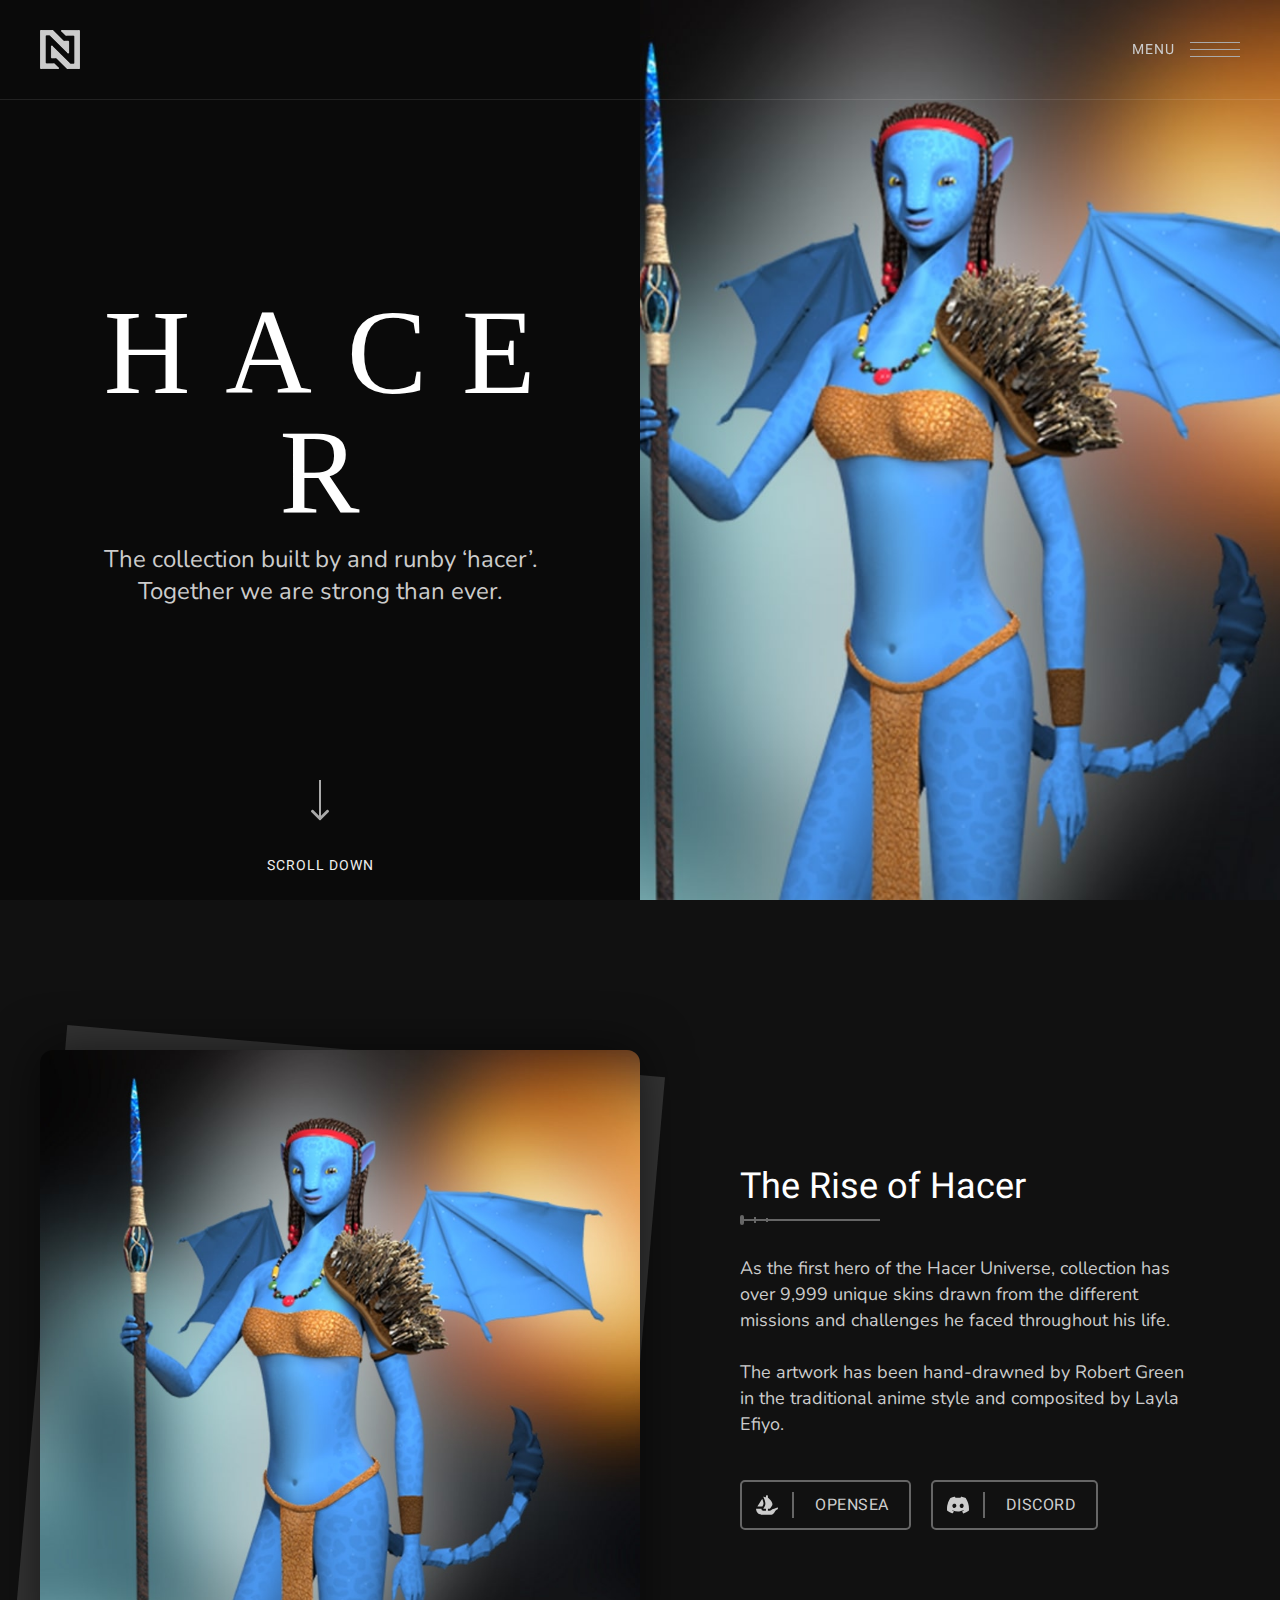
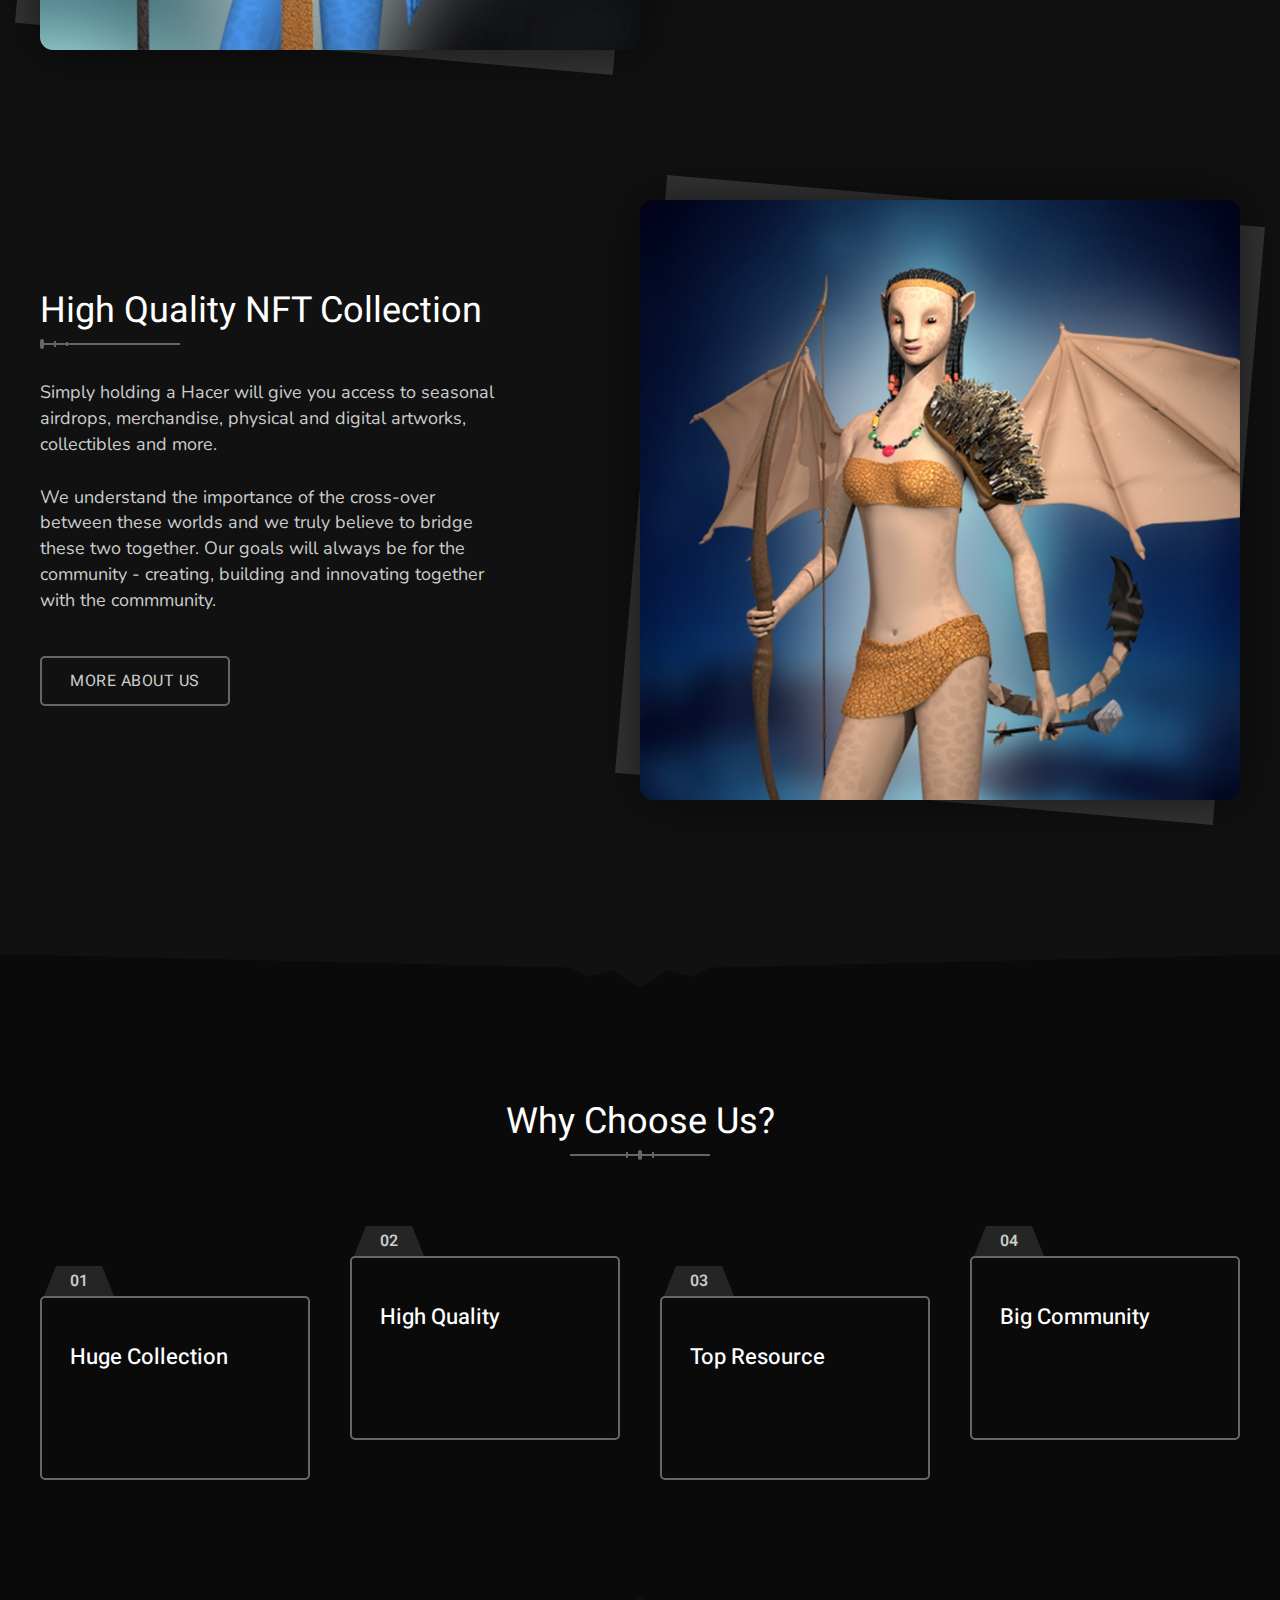
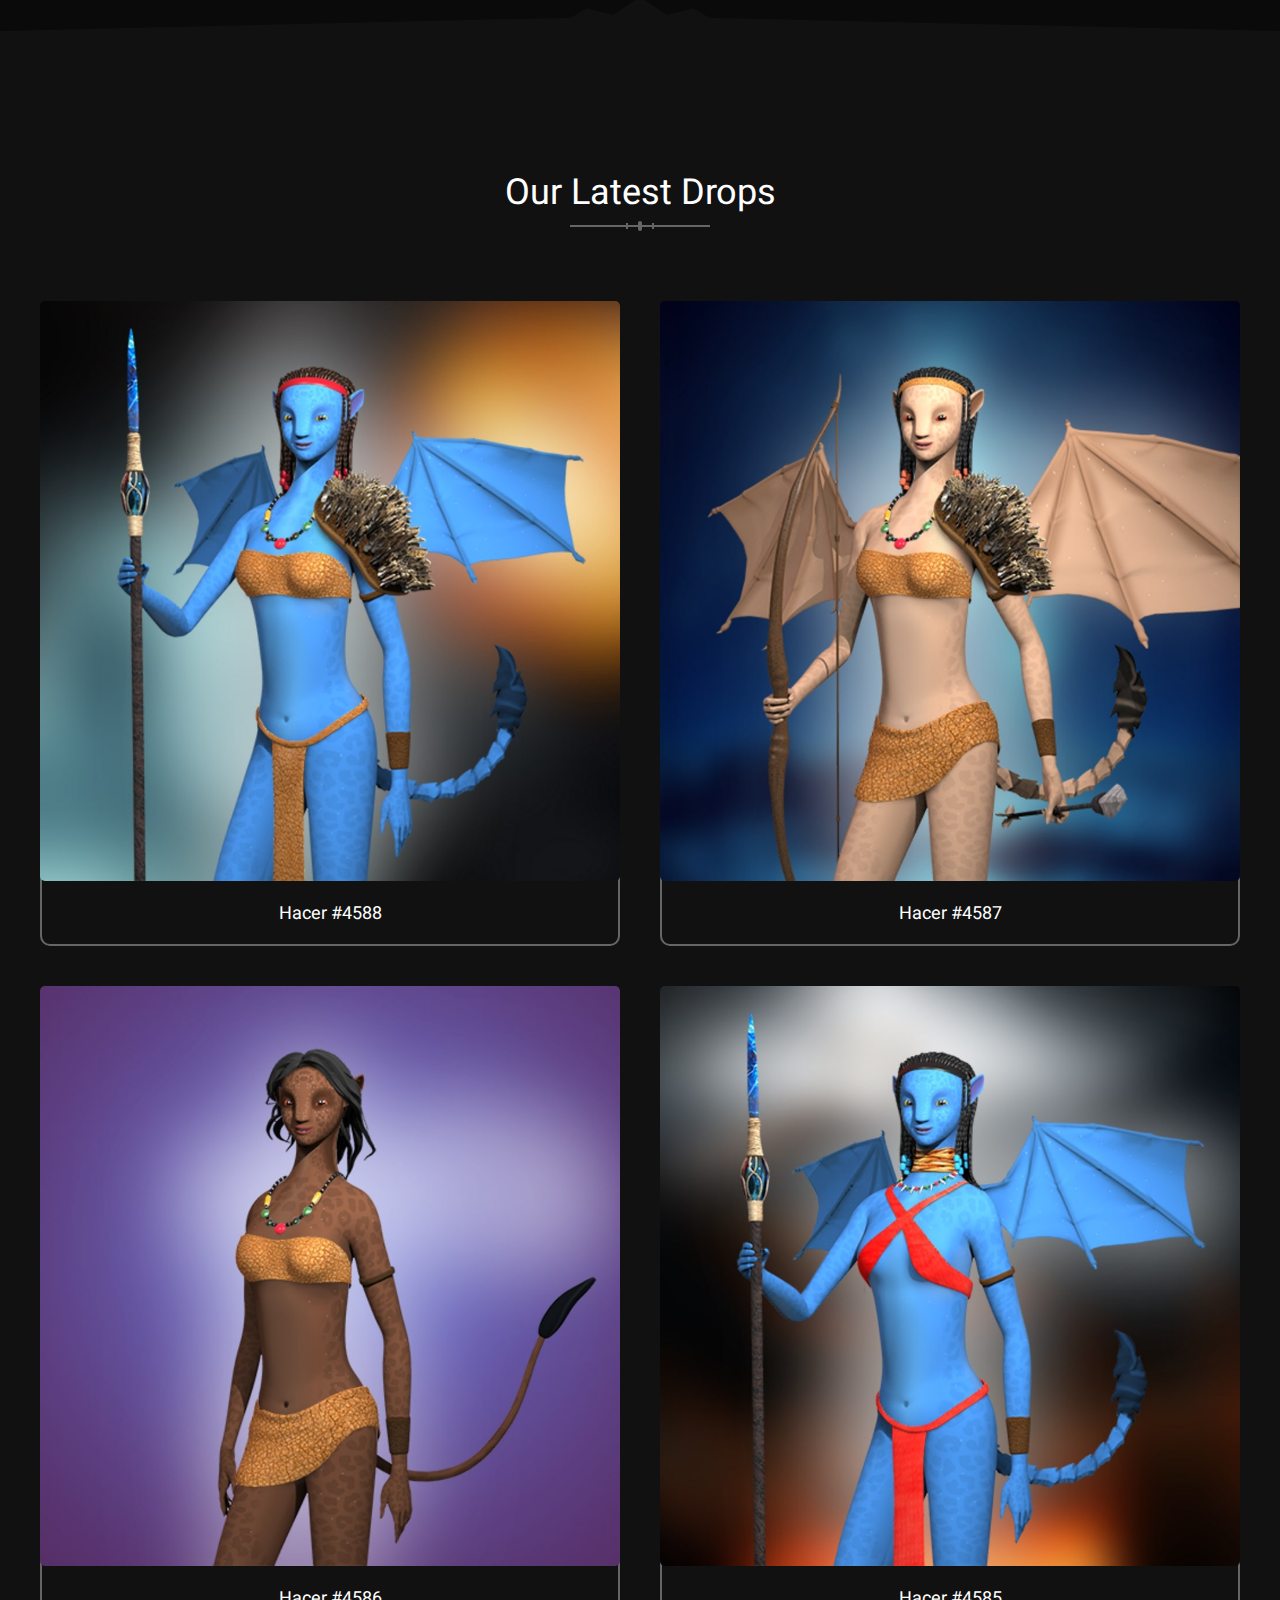
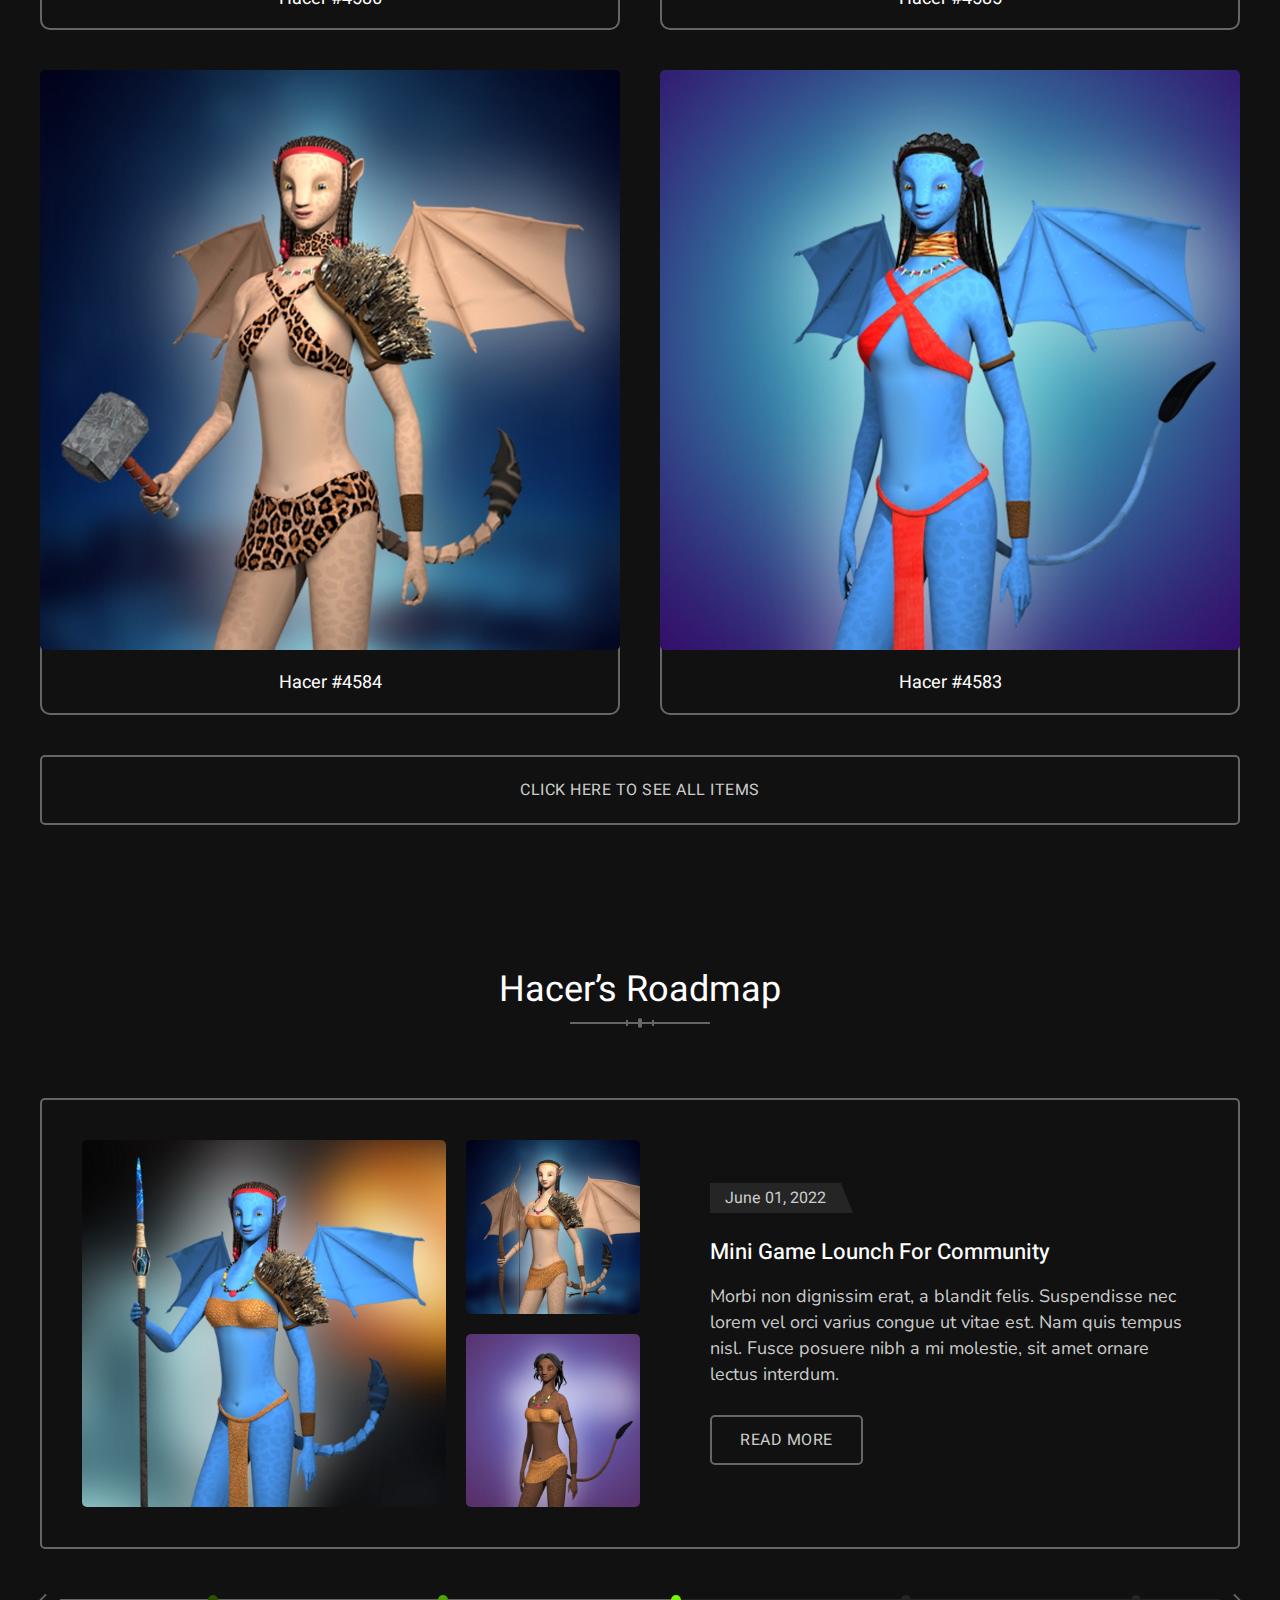
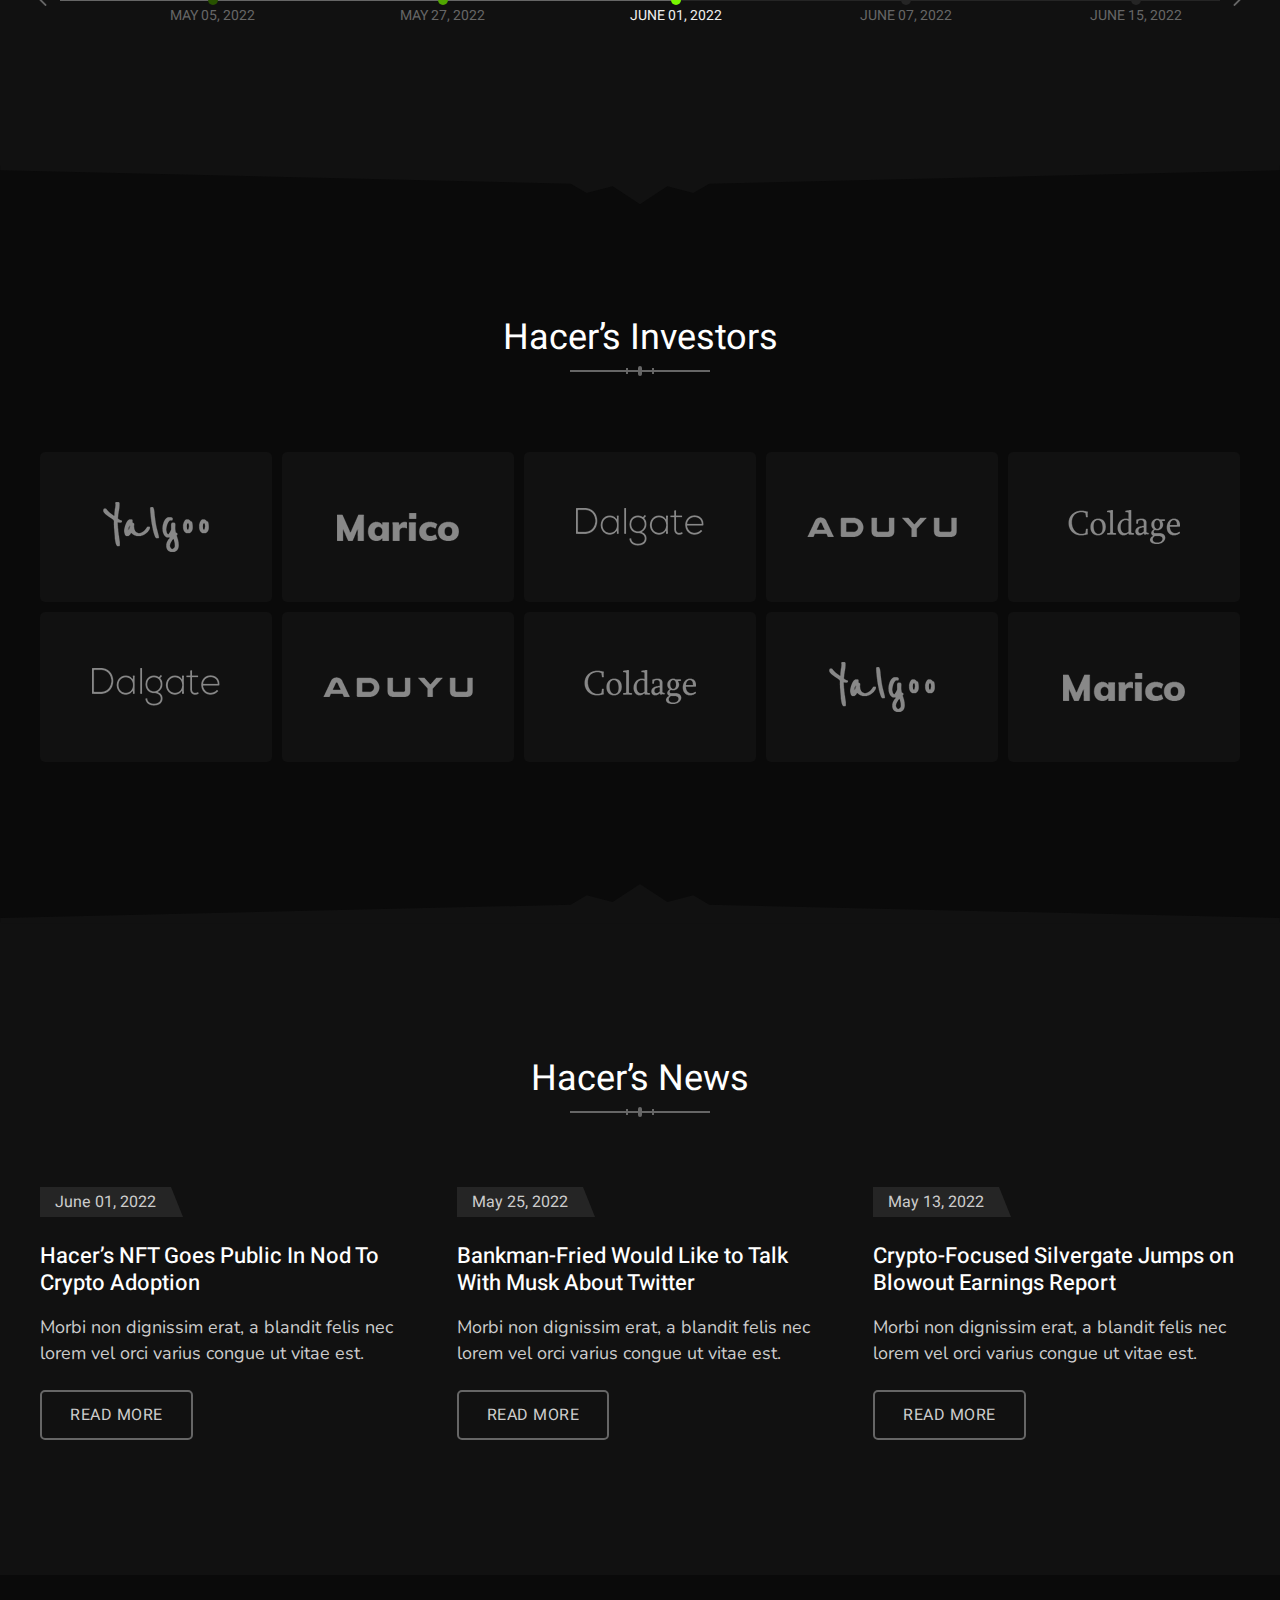
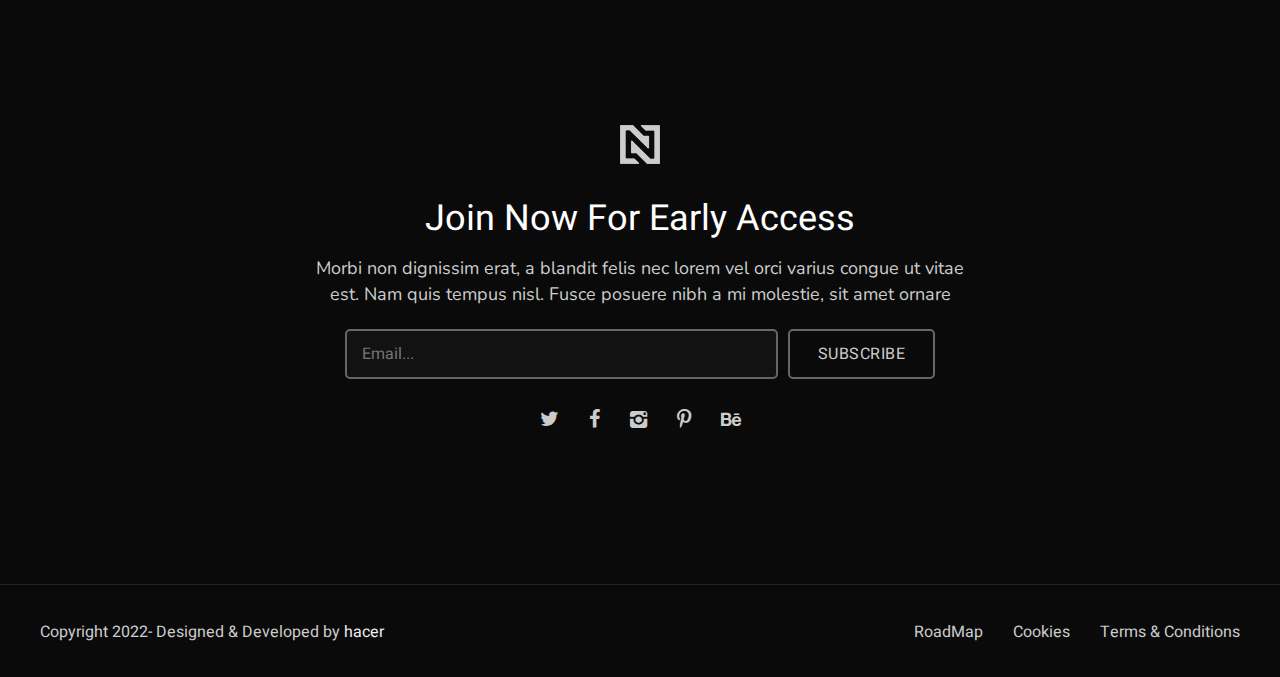
<file: index-half-slider.html>
<!DOCTYPE html>
<!--[if lt IE 7]><html class="ie ie6" lang="en"> <![endif]-->
<!--[if IE 7]><html class="ie ie7" lang="en"> <![endif]-->
<!--[if IE 8]><html class="ie ie8" lang="en"> <![endif]-->
<!--[if (gte IE 9)|!(IE)]><!-->
<html lang="en">
  <!--<![endif]-->

  <head>
    <meta http-equiv="Content-Type" content="text/html; charset=utf-8" />

    <meta name="description" content="Hacer" />
    <meta name="author" content="hacer" />

    <meta
      name="viewport"
      content="width=device-width, initial-scale=1, maximum-scale=1"
    />

    <title>Hacer | Home Half Slider</title>

    <!-- Google Fonts -->
    <link rel="preconnect" href="https://fonts.googleapis.com" />
    <link rel="preconnect" href="https://fonts.gstatic.com" crossorigin />
    <link
      href="https://fonts.googleapis.com/css2?family=Heebo:wght@100;200;300;400;500;600;700;800;900&family=Nunito:ital,wght@0,200;0,300;0,400;0,500;0,600;0,700;0,800;0,900;1,200;1,300;1,400;1,500;1,600;1,700;1,800;1,900&display=swap"
      rel="stylesheet"
    />
    <!-- !Google Fonts -->

    <!-- Styles -->
    <link type="text/css" rel="stylesheet" href="css/plugins.css" />
    <link type="text/css" rel="stylesheet" href="css/style.css?ver=1.1" />
    <!--[if lt IE 9]>
      <script type="text/javascript" src="js/modernizr.custom.js"></script>
    <![endif]-->
    <!-- !Styles -->
  </head>

  <body class="home-half-slider">
    <!-- Main -->
    <div class="hacer_fn_main" data-footer-sticky="">
      <!-- Product Modal -->
      <div class="hacer_fn_modal product_modal">
        <div class="modal_in">
          <div class="modal_closer">
            <a href="https://www.hacer.store/">
              <img src="svg/cancel.svg" alt="" class="fn__svg" />
            </a>
          </div>
          <div class="modal_content">
            <div class="hacer_fn_product_modal">
              <div class="img_item">
                <!-- here comes product's image -->
              </div>
              <div class="content_item">
                <div class="hacer_fn_title" data-align="left">
                  <h3 class="fn_title"><!-- here comes product's title --></h3>
                  <div class="line"><span></span></div>
                </div>

                <div class="desc">
                  <p><!-- here comes product's description --></p>
                </div>

                <div class="buttons">
                  <a
                    href="https://opensea.io/Mr_Hacer"
                    target="_blank"
                    class="hacer_fn_button opensea"
                  >
                    <span class="icon"
                      ><img src="svg/opensea.svg" alt="" class="fn__svg"
                    /></span>
                    <span class="text">View on OpenSea</span>
                  </a>
                  <a
                    href="https://discord.com/invite/PaPbA5egf7"
                    target="_blank"
                    class="hacer_fn_button discord"
                  >
                    <span class="icon"
                      ><img src="svg/discord.svg" alt="" class="fn__svg"
                    /></span>
                    <span class="text">View on Discord</span>
                  </a>
                </div>
              </div>
            </div>
          </div>
        </div>
      </div>
      <!-- !Product Modal -->

      <!-- Right Navigation -->
      <div class="nav_overlay"></div>
      <div class="hacer_fn_nav">
        <div class="trigger is-active">
          <div class="trigger_in">
            <span class="text">Close</span>
            <span class="hamb">
              <span class="hamb_a"></span>
              <span class="hamb_b"></span>
              <span class="hamb_c"></span>
            </span>
          </div>
        </div>
        <div class="nav_content">
          <div class="nav_menu">
            <ul>
              <li class="menu-item menu-item-has-children">
                <a href="index.html">Home</a>
                <ul class="sub-menu">
                  <li><a href="index.html">Home Static</a></li>
                  <li><a href="index-kenburns.html">Full Kenburns</a></li>
                  <li><a href="index-half-kenburns.html">Half Kenburns</a></li>
                  <li><a href="index-half-slider.html">Half Slider</a></li>
                </ul>
              </li>
              <li class="menu-item"><a href="about.html">About</a></li>
              <li class="menu-item">
                <a href="collection.html">Collection</a>
              </li>
              <li class="menu-item"><a href="blog.html">Blog</a></li>
              <li class="menu-item"><a href="contact.html">Contact</a></li>
            </ul>
          </div>
          <div class="nav_buttons">
            <a
              href="https://opensea.io/Mr_Hacer"
              class="hacer_fn_button"
              target="_blank"
            >
              <span class="icon"
                ><img src="svg/opensea.svg" alt="" class="fn__svg"
              /></span>
              <span class="text">OpenSea</span>
            </a>
            <a
              href="https://discord.com/invite/PaPbA5egf7"
              class="hacer_fn_button"
              target="_blank"
            >
              <span class="icon"
                ><img src="svg/discord.svg" alt="" class="fn__svg"
              /></span>
              <span class="text">Discord</span>
            </a>
          </div>
        </div>

        <!-- Nav Footer -->
        <div class="nav_footer">
          <div class="nf_left">
            <p>
              Copyright 2022- Designed &amp; Developed by
              <a
                href="https://themeforest.net/user/hacer/portfolio"
                target="_blank"
                >hacer</a
              >
            </p>
          </div>
          <div class="nf_right">
            <div class="hacer_fn_social_list">
              <ul>
                <li>
                  <a href="https://www.hacer.store/"
                    ><i class="fn-icon-twitter"></i
                  ></a>
                </li>
                <li>
                  <a href="https://www.hacer.store/"
                    ><i class="fn-icon-facebook"></i
                  ></a>
                </li>
                <li>
                  <a href="https://www.hacer.store/"
                    ><i class="fn-icon-instagram"></i
                  ></a>
                </li>
                <li>
                  <a href="https://www.hacer.store/"
                    ><i class="fn-icon-pinterest"></i
                  ></a>
                </li>
                <li>
                  <a href="https://www.hacer.store/"
                    ><i class="fn-icon-behance"></i
                  ></a>
                </li>
              </ul>
            </div>
          </div>
        </div>
        <!-- !Nav Footer -->
      </div>
      <!-- !Right Navigation -->

      <!-- Header -->
      <header class="hacer_fn_header">
        <div class="container">
          <div class="header_in">
            <div class="logo">
              <a href="index.html"><img src="img/logo.png" alt="" /></a>
            </div>

            <div class="trigger">
              <div class="trigger_in">
                <span class="text">Menu</span>
                <span class="hamb">
                  <span class="hamb_a"></span>
                  <span class="hamb_b"></span>
                  <span class="hamb_c"></span>
                </span>
              </div>
            </div>
          </div>
        </div>
      </header>
      <!-- !Header -->

      <!-- Content -->
      <div class="hacer_fn_content">
        <!-- Hero Header -->
        <div class="hacer_fn_hero half">
          <!-- Overlay (of hero header) -->
          <div class="bg_overlay">
            <!-- Overlay Slider -->
            <div class="overlay_slider">
              <div class="swiper-container">
                <div class="swiper-wrapper">
                  <div class="swiper-slide">
                    <div class="main_image" data-bg-img="img/drops/1.jpg"></div>
                  </div>
                  <div class="swiper-slide">
                    <div class="main_image" data-bg-img="img/drops/2.jpg"></div>
                  </div>
                  <div class="swiper-slide">
                    <div class="main_image" data-bg-img="img/drops/3.jpg"></div>
                  </div>
                  <div class="swiper-slide">
                    <div class="main_image" data-bg-img="img/drops/4.jpg"></div>
                  </div>
                  <div class="swiper-slide">
                    <div class="main_image" data-bg-img="img/drops/5.jpg"></div>
                  </div>
                </div>
              </div>
            </div>
            <!-- !Overlay Slider -->
          </div>
          <!-- Overlay (of hero header) -->

          <div class="hero_content">
            <div class="container">
              <div class="content">
                <h2 class="fn_title" title="Hacer">Hacer</h2>
                <p class="fn_desc fn_animated_text">
                  The collection built by and runby ‘hacer’. Together we are
                  strong than ever.
                </p>
              </div>
            </div>
            <a
              href="#about"
              class="hacer_fn_down magic-hover magic-hover__square"
            >
              <span class="text">Scroll Down</span>
              <span class="icon"
                ><img src="svg/right-arr.svg" alt="" class="fn__svg"
              /></span>
            </a>
          </div>
        </div>
        <!-- !Hero Header -->

        <!-- About Section -->
        <section id="about">
          <div class="container">
            <!-- About Item #1 -->
            <div class="hacer_fn_about_item">
              <div class="img_item">
                <img src="img/about/1.jpg" alt="" />
              </div>
              <div class="content_item">
                <div class="hacer_fn_title" data-align="left">
                  <h3 class="fn_title">The Rise of Hacer</h3>
                  <div class="line"><span></span></div>
                </div>

                <div class="desc">
                  <p>
                    As the first hero of the Hacer Universe, collection has over
                    9,999 unique skins drawn from the different missions and
                    challenges he faced throughout his life.
                  </p>
                  <p>
                    The artwork has been hand-drawned by Robert Green in the
                    traditional anime style and composited by Layla Efiyo.
                  </p>
                </div>

                <div class="buttons">
                  <a
                    href="https://opensea.io/Mr_Hacer"
                    target="_blank"
                    class="hacer_fn_button"
                  >
                    <span class="icon"
                      ><img src="svg/opensea.svg" alt="" class="fn__svg"
                    /></span>
                    <span class="text">OpenSea</span>
                  </a>
                  <a
                    href="https://discord.com/invite/PaPbA5egf7"
                    target="_blank"
                    class="hacer_fn_button"
                  >
                    <span class="icon"
                      ><img src="svg/discord.svg" alt="" class="fn__svg"
                    /></span>
                    <span class="text">Discord</span>
                  </a>
                </div>
              </div>
            </div>
            <!-- !About Item #1 -->

            <!-- About Item #2 -->
            <div class="hacer_fn_about_item reverse">
              <div class="img_item">
                <img src="img/about/2.jpg" alt="" />
              </div>
              <div class="content_item">
                <div class="hacer_fn_title" data-align="left">
                  <h3 class="fn_title">High Quality NFT Collection</h3>
                  <div class="line"><span></span></div>
                </div>

                <div class="desc">
                  <p>
                    Simply holding a Hacer will give you access to seasonal
                    airdrops, merchandise, physical and digital artworks,
                    collectibles and more.
                  </p>
                  <p>
                    We understand the importance of the cross-over between these
                    worlds and we truly believe to bridge these two together.
                    Our goals will always be for the community - creating,
                    building and innovating together with the commmunity.
                  </p>
                </div>

                <div class="buttons">
                  <a href="about.html" class="hacer_fn_button only_text">
                    <span class="text">More About US</span>
                  </a>
                </div>
              </div>
            </div>
            <!-- !About Item #2 -->
          </div>
        </section>
        <!-- !About Section -->

        <!-- Services Section -->
        <section id="services">
          <!-- Dividers -->
          <img
            src="svg/divider.svg"
            alt=""
            class="fn__svg fn__divider top_divider"
          />
          <img
            src="svg/divider.svg"
            alt=""
            class="fn__svg fn__divider bottom_divider"
          />
          <!-- !Dividers -->

          <div class="container">
            <!-- Main Title -->
            <div class="hacer_fn_title">
              <h3 class="fn_title">Why Choose Us?</h3>
              <div class="line"><span></span></div>
            </div>
            <!-- !Main Title -->

            <!-- Services -->
            <div class="hacer_fn_services">
              <ul>
                <li>
                  <div class="item">
                    <div class="item_num"><span>01</span></div>
                    <div class="item_content">
                      <h3 class="fn_title">Huge Collection</h3>
                      <p class="fn_desc fn_animated_text">
                        A collection of 5,000 unique HACERs built to go beyond
                        the digital space that will unlock numerous benefits for
                        our community.
                      </p>
                    </div>
                  </div>
                </li>
                <li>
                  <div class="item">
                    <div class="item_num"><span>02</span></div>
                    <div class="item_content">
                      <h3 class="fn_title">High Quality</h3>
                      <p class="fn_desc fn_animated_text">
                        The HACER collection includes dozens of rare heads,
                        costumes, and colorways of the artist's palette. They
                        are drawn with great care.
                      </p>
                    </div>
                  </div>
                </li>
                <li>
                  <div class="item">
                    <div class="item_num"><span>03</span></div>
                    <div class="item_content">
                      <h3 class="fn_title">Top Resource</h3>
                      <p class="fn_desc fn_animated_text">
                        Tasty design resources made with care for each pixel.
                        Tokens, NFTs, metaverse and game resources. Access
                        additional drops.
                      </p>
                    </div>
                  </div>
                </li>
                <li>
                  <div class="item">
                    <div class="item_num"><span>04</span></div>
                    <div class="item_content">
                      <h3 class="fn_title">Big Community</h3>
                      <p class="fn_desc fn_animated_text">
                        Be part of a community of hacer owners and create user
                        generated items. Rent, advertise, lounch stores, create
                        items.
                      </p>
                    </div>
                  </div>
                </li>
              </ul>
            </div>
            <!-- !Services -->
          </div>
        </section>
        <!-- !Services Section -->

        <!-- Drops Section -->
        <section id="drop">
          <div class="container">
            <!-- Main Title -->
            <div class="hacer_fn_title">
              <h3 class="fn_title">Our Latest Drops</h3>
              <div class="line"><span></span></div>
            </div>
            <!-- !Main Title -->

            <!-- Drops List -->
            <div class="hacer_fn_drops">
              <ul>
                <li>
                  <div
                    class="item"
                    data-modal-image="img/drops/1.jpg"
                    data-modal-title="Hacer #4588"
                    data-modal-description="Suspendisse eu velit est. Cras nec vestibulum quam. Donec tincidunt purus nec enim tincidunt, sit amet facilisis massa laoreet. Integer mollis nec sapien eu lacinia."
                    data-modal-opensea-url="#"
                    data-modal-discord-url=""
                  >
                    <div class="img_holder">
                      <img src="img/drops/1.jpg" alt="" />
                      <a href="https://www.hacer.store/" class="full_link"></a>
                    </div>
                    <div class="title_holder">
                      <h3 class="fn_title">
                        <a href="https://www.hacer.store/">Hacer #4588</a>
                      </h3>
                    </div>
                  </div>
                </li>
                <li>
                  <div
                    class="item"
                    data-modal-image="img/drops/2.jpg"
                    data-modal-title="Hacer #4587"
                    data-modal-description="Suspendisse eu velit est. Cras nec vestibulum quam. Donec tincidunt purus nec enim tincidunt, sit amet facilisis massa laoreet. Integer mollis nec sapien eu lacinia."
                    data-modal-opensea-url=""
                    data-modal-discord-url="#"
                  >
                    <div class="img_holder">
                      <img src="img/drops/2.jpg" alt="" />
                      <a href="https://www.hacer.store/" class="full_link"></a>
                    </div>
                    <div class="title_holder">
                      <h3 class="fn_title">
                        <a href="https://www.hacer.store/">Hacer #4587</a>
                      </h3>
                    </div>
                  </div>
                </li>
                <li>
                  <div
                    class="item"
                    data-modal-image="img/drops/3.jpg"
                    data-modal-title="Hacer #4586"
                    data-modal-description="Suspendisse eu velit est. Cras nec vestibulum quam. Donec tincidunt purus nec enim tincidunt, sit amet facilisis massa laoreet. Integer mollis nec sapien eu lacinia."
                    data-modal-opensea-url="#"
                    data-modal-discord-url=""
                  >
                    <div class="img_holder">
                      <img src="img/drops/3.jpg" alt="" />
                      <a href="https://www.hacer.store/" class="full_link"></a>
                    </div>
                    <div class="title_holder">
                      <h3 class="fn_title">
                        <a href="https://www.hacer.store/">Hacer #4586</a>
                      </h3>
                    </div>
                  </div>
                </li>
                <li>
                  <div
                    class="item"
                    data-modal-image="img/drops/4.jpg"
                    data-modal-title="Hacer #4585"
                    data-modal-description="Suspendisse eu velit est. Cras nec vestibulum quam. Donec tincidunt purus nec enim tincidunt, sit amet facilisis massa laoreet. Integer mollis nec sapien eu lacinia."
                    data-modal-opensea-url="#"
                    data-modal-discord-url=""
                  >
                    <div class="img_holder">
                      <img src="img/drops/4.jpg" alt="" />
                      <a href="https://www.hacer.store/" class="full_link"></a>
                    </div>
                    <div class="title_holder">
                      <h3 class="fn_title">
                        <a href="https://www.hacer.store/">Hacer #4585</a>
                      </h3>
                    </div>
                  </div>
                </li>
                <li>
                  <div
                    class="item"
                    data-modal-image="img/drops/5.jpg"
                    data-modal-title="Hacer #4584"
                    data-modal-description="Suspendisse eu velit est. Cras nec vestibulum quam. Donec tincidunt purus nec enim tincidunt, sit amet facilisis massa laoreet. Integer mollis nec sapien eu lacinia."
                    data-modal-opensea-url="#"
                    data-modal-discord-url=""
                  >
                    <div class="img_holder">
                      <img src="img/drops/5.jpg" alt="" />
                      <a href="https://www.hacer.store/" class="full_link"></a>
                    </div>
                    <div class="title_holder">
                      <h3 class="fn_title">
                        <a href="https://www.hacer.store/">Hacer #4584</a>
                      </h3>
                    </div>
                  </div>
                </li>
                <li>
                  <div
                    class="item"
                    data-modal-image="img/drops/6.jpg"
                    data-modal-title="Hacer #4583"
                    data-modal-description="Suspendisse eu velit est. Cras nec vestibulum quam. Donec tincidunt purus nec enim tincidunt, sit amet facilisis massa laoreet. Integer mollis nec sapien eu lacinia."
                    data-modal-opensea-url="#"
                    data-modal-discord-url=""
                  >
                    <div class="img_holder">
                      <img src="img/drops/6.jpg" alt="" />
                      <a href="https://www.hacer.store/" class="full_link"></a>
                    </div>
                    <div class="title_holder">
                      <h3 class="fn_title">
                        <a href="https://www.hacer.store/">Hacer #4583</a>
                      </h3>
                    </div>
                  </div>
                </li>
              </ul>

              <!-- Clearfix -->
              <div class="clearfix"></div>

              <!-- Main Button -->
              <a href="collection.html" class="hacer_fn_button only_text full">
                <span class="text">Click here to See all ITEMS</span>
              </a>
              <!-- !Main Button -->
            </div>
            <!-- !Drops List -->

            <!-- Main Title -->
            <div class="hacer_fn_title">
              <h3 class="fn_title">Hacer’s Roadmap</h3>
              <div class="line"><span></span></div>
            </div>
            <!-- !Main Title -->

            <!-- Timeline -->
            <div class="hacer_fn_timeline">
              <!-- Timeline Content -->
              <div class="timeline_content">
                <ul class="timeline_list">
                  <li class="timeline_item" data-index="1">
                    <div class="t_item">
                      <div class="t_item_img">
                        <div class="hacer_fn_gallery_1_2">
                          <div class="gallery_in">
                            <div class="item row2">
                              <img src="img/timeline/1/1.jpg" alt="" />
                            </div>
                            <div class="item">
                              <img src="img/timeline/1/2.jpg" alt="" />
                            </div>
                            <div class="item">
                              <img src="img/timeline/1/3.jpg" alt="" />
                            </div>
                          </div>
                        </div>
                      </div>
                      <div class="t_item_info">
                        <p class="fn_date"><span>May 05, 2022</span></p>
                        <h3 class="fn_title">
                          <a href="roadmap-single.html"
                            >New Character Set #12 is Coming Up</a
                          >
                        </h3>
                        <p class="fn_desc">
                          Morbi non dignissim erat, a blandit felis. Suspendisse
                          nec lorem vel orci varius congue ut vitae est. Nam
                          quis tempus nisl. Fusce posuere nibh a mi molestie,
                          sit amet ornare lectus interdum.
                        </p>
                        <p class="fn_read">
                          <a
                            href="roadmap-single.html"
                            class="hacer_fn_button only_text"
                          >
                            <span class="text">Read More</span>
                          </a>
                        </p>
                      </div>
                    </div>
                  </li>
                  <li class="timeline_item" data-index="2">
                    <div class="t_item">
                      <div class="t_item_img">
                        <div class="hacer_fn_gallery_1_2">
                          <div class="gallery_in">
                            <div class="item row2">
                              <img src="img/timeline/2/1.jpg" alt="" />
                            </div>
                            <div class="item">
                              <img src="img/timeline/2/2.jpg" alt="" />
                            </div>
                            <div class="item">
                              <img src="img/timeline/2/3.jpg" alt="" />
                            </div>
                          </div>
                        </div>
                      </div>
                      <div class="t_item_info">
                        <p class="fn_date"><span>May 27, 2022</span></p>
                        <h3 class="fn_title">
                          <a href="roadmap-single.html"
                            >Female Character Set #20 is Coming Up</a
                          >
                        </h3>
                        <p class="fn_desc">
                          Morbi non dignissim erat, a blandit felis. Suspendisse
                          nec lorem vel orci varius congue ut vitae est. Nam
                          quis tempus nisl. Fusce posuere nibh a mi molestie,
                          sit amet ornare lectus interdum.
                        </p>
                        <p class="fn_read">
                          <a
                            href="roadmap-single.html"
                            class="hacer_fn_button only_text"
                          >
                            <span class="text">Read More</span>
                          </a>
                        </p>
                      </div>
                    </div>
                  </li>
                  <li class="timeline_item active" data-index="3">
                    <div class="t_item">
                      <div class="t_item_img">
                        <div class="hacer_fn_gallery_1_2">
                          <div class="gallery_in">
                            <div class="item row2">
                              <img src="img/timeline/3/1.jpg" alt="" />
                            </div>
                            <div class="item">
                              <img src="img/timeline/3/2.jpg" alt="" />
                            </div>
                            <div class="item">
                              <img src="img/timeline/3/3.jpg" alt="" />
                            </div>
                          </div>
                        </div>
                      </div>
                      <div class="t_item_info">
                        <p class="fn_date"><span>June 01, 2022</span></p>
                        <h3 class="fn_title">
                          <a href="roadmap-single.html"
                            >Mini Game Lounch For Community</a
                          >
                        </h3>
                        <p class="fn_desc">
                          Morbi non dignissim erat, a blandit felis. Suspendisse
                          nec lorem vel orci varius congue ut vitae est. Nam
                          quis tempus nisl. Fusce posuere nibh a mi molestie,
                          sit amet ornare lectus interdum.
                        </p>
                        <p class="fn_read">
                          <a
                            href="roadmap-single.html"
                            class="hacer_fn_button only_text"
                          >
                            <span class="text">Read More</span>
                          </a>
                        </p>
                      </div>
                    </div>
                  </li>
                  <li class="timeline_item" data-index="4">
                    <div class="t_item">
                      <div class="t_item_img">
                        <div class="hacer_fn_gallery_1_2">
                          <div class="gallery_in">
                            <div class="item row2">
                              <img src="img/timeline/4/1.jpg" alt="" />
                            </div>
                            <div class="item">
                              <img src="img/timeline/4/2.jpg" alt="" />
                            </div>
                            <div class="item">
                              <img src="img/timeline/4/3.jpg" alt="" />
                            </div>
                          </div>
                        </div>
                      </div>
                      <div class="t_item_info">
                        <p class="fn_date"><span>June 07, 2022</span></p>
                        <h3 class="fn_title">
                          <a href="roadmap-single.html"
                            >New Character Set #15 is Coming Up</a
                          >
                        </h3>
                        <p class="fn_desc">
                          Morbi non dignissim erat, a blandit felis. Suspendisse
                          nec lorem vel orci varius congue ut vitae est. Nam
                          quis tempus nisl. Fusce posuere nibh a mi molestie,
                          sit amet ornare lectus interdum.
                        </p>
                        <p class="fn_read">
                          <a
                            href="roadmap-single.html"
                            class="hacer_fn_button only_text"
                          >
                            <span class="text">Read More</span>
                          </a>
                        </p>
                      </div>
                    </div>
                  </li>
                  <li class="timeline_item" data-index="5">
                    <div class="t_item">
                      <div class="t_item_img">
                        <div class="hacer_fn_gallery_1_2">
                          <div class="gallery_in">
                            <div class="item row2">
                              <img src="img/timeline/5/1.jpg" alt="" />
                            </div>
                            <div class="item">
                              <img src="img/timeline/5/2.jpg" alt="" />
                            </div>
                            <div class="item">
                              <img src="img/timeline/5/3.jpg" alt="" />
                            </div>
                          </div>
                        </div>
                      </div>
                      <div class="t_item_info">
                        <p class="fn_date"><span>June 15, 2022</span></p>
                        <h3 class="fn_title">
                          <a href="roadmap-single.html"
                            >New Spirit Set #01 is Coming Up</a
                          >
                        </h3>
                        <p class="fn_desc">
                          Morbi non dignissim erat, a blandit felis. Suspendisse
                          nec lorem vel orci varius congue ut vitae est. Nam
                          quis tempus nisl. Fusce posuere nibh a mi molestie,
                          sit amet ornare lectus interdum.
                        </p>
                        <p class="fn_read">
                          <a
                            href="roadmap-single.html"
                            class="hacer_fn_button only_text"
                          >
                            <span class="text">Read More</span>
                          </a>
                        </p>
                      </div>
                    </div>
                  </li>
                  <li class="timeline_item" data-index="6">
                    <div class="t_item">
                      <div class="t_item_img">
                        <div class="hacer_fn_gallery_1_2">
                          <div class="gallery_in">
                            <div class="item row2">
                              <img src="img/timeline/6/1.jpg" alt="" />
                            </div>
                            <div class="item">
                              <img src="img/timeline/6/2.jpg" alt="" />
                            </div>
                            <div class="item">
                              <img src="img/timeline/6/3.jpg" alt="" />
                            </div>
                          </div>
                        </div>
                      </div>
                      <div class="t_item_info">
                        <p class="fn_date"><span>June 23, 2022</span></p>
                        <h3 class="fn_title">
                          <a href="roadmap-single.html"
                            >New Haircut Collection #01 is Coming Up</a
                          >
                        </h3>
                        <p class="fn_desc">
                          Morbi non dignissim erat, a blandit felis. Suspendisse
                          nec lorem vel orci varius congue ut vitae est. Nam
                          quis tempus nisl. Fusce posuere nibh a mi molestie,
                          sit amet ornare lectus interdum.
                        </p>
                        <p class="fn_read">
                          <a
                            href="roadmap-single.html"
                            class="hacer_fn_button only_text"
                          >
                            <span class="text">Read More</span>
                          </a>
                        </p>
                      </div>
                    </div>
                  </li>
                  <li class="timeline_item" data-index="7">
                    <div class="t_item">
                      <div class="t_item_img">
                        <div class="hacer_fn_gallery_1_2">
                          <div class="gallery_in">
                            <div class="item row2">
                              <img src="img/timeline/7/1.jpg" alt="" />
                            </div>
                            <div class="item">
                              <img src="img/timeline/7/2.jpg" alt="" />
                            </div>
                            <div class="item">
                              <img src="img/timeline/7/3.jpg" alt="" />
                            </div>
                          </div>
                        </div>
                      </div>
                      <div class="t_item_info">
                        <p class="fn_date"><span>July 01, 2022</span></p>
                        <h3 class="fn_title">
                          <a href="roadmap-single.html"
                            >New Haircut Collection #02 is Coming Up</a
                          >
                        </h3>
                        <p class="fn_desc">
                          Morbi non dignissim erat, a blandit felis. Suspendisse
                          nec lorem vel orci varius congue ut vitae est. Nam
                          quis tempus nisl. Fusce posuere nibh a mi molestie,
                          sit amet ornare lectus interdum.
                        </p>
                        <p class="fn_read">
                          <a
                            href="roadmap-single.html"
                            class="hacer_fn_button only_text"
                          >
                            <span class="text">Read More</span>
                          </a>
                        </p>
                      </div>
                    </div>
                  </li>
                </ul>
              </div>
              <!-- !Timeline Content -->

              <!-- Timeline Progress -->
              <div class="timeline_progress">
                <!-- Nav -->
                <a href="https://www.hacer.store/" class="nav_prev"
                  ><img src="svg/right-arr.svg" alt="" class="fn__svg"
                /></a>
                <a href="https://www.hacer.store/" class="nav_next"
                  ><img src="svg/right-arr.svg" alt="" class="fn__svg"
                /></a>
                <!-- !Nav -->

                <div class="progress_line_wrapper">
                  <div class="progress_line">
                    <ul>
                      <li data-index="1">
                        <a href="https://www.hacer.store/">
                          <span class="text">May 05, 2022</span>
                          <span class="circle"></span>
                        </a>
                      </li>
                      <li data-index="2">
                        <a href="https://www.hacer.store/">
                          <span class="text">May 27, 2022</span>
                          <span class="circle"></span>
                        </a>
                      </li>
                      <li class="active" data-index="3">
                        <a href="https://www.hacer.store/">
                          <span class="text">June 01, 2022</span>
                          <span class="circle"></span>
                        </a>
                      </li>
                      <li data-index="4">
                        <a href="https://www.hacer.store/">
                          <span class="text">June 07, 2022</span>
                          <span class="circle"></span>
                        </a>
                      </li>
                      <li data-index="5">
                        <a href="https://www.hacer.store/">
                          <span class="text">June 15, 2022</span>
                          <span class="circle"></span>
                        </a>
                      </li>
                      <li data-index="6">
                        <a href="https://www.hacer.store/">
                          <span class="text">June 23, 2022</span>
                          <span class="circle"></span>
                        </a>
                      </li>
                      <li data-index="7">
                        <a href="https://www.hacer.store/">
                          <span class="text">July 01, 2022</span>
                          <span class="circle"></span>
                        </a>
                      </li>
                    </ul>
                    <span class="active_line"></span>
                  </div>
                </div>
              </div>
              <!-- !Timeline Progress -->
            </div>
            <!-- !Timeline -->
          </div>
        </section>
        <!-- !Drops Section -->

        <!-- Investor Section -->
        <section id="investor">
          <!-- Dividers -->
          <img
            src="svg/divider.svg"
            alt=""
            class="fn__svg fn__divider top_divider"
          />
          <img
            src="svg/divider.svg"
            alt=""
            class="fn__svg fn__divider bottom_divider"
          />
          <!-- !Dividers -->

          <div class="container">
            <!-- Main Title -->
            <div class="hacer_fn_title">
              <h3 class="fn_title">Hacer’s Investors</h3>
              <div class="line"><span></span></div>
            </div>
            <!-- !Main Title -->

            <!-- Investor List Shortcode -->
            <div class="hacer_fn_investor">
              <ul>
                <li>
                  <div class="item">
                    <img src="img/investors/1.png" alt="" />
                    <a href="https://www.hacer.store/" class="full_link"></a>
                  </div>
                </li>
                <li>
                  <div class="item">
                    <img src="img/investors/2.png" alt="" />
                    <a href="https://www.hacer.store/" class="full_link"></a>
                  </div>
                </li>
                <li>
                  <div class="item">
                    <img src="img/investors/3.png" alt="" />
                    <a href="https://www.hacer.store/" class="full_link"></a>
                  </div>
                </li>
                <li>
                  <div class="item">
                    <img src="img/investors/4.png" alt="" />
                    <a href="https://www.hacer.store/" class="full_link"></a>
                  </div>
                </li>
                <li>
                  <div class="item">
                    <img src="img/investors/5.png" alt="" />
                    <a href="https://www.hacer.store/" class="full_link"></a>
                  </div>
                </li>
                <li>
                  <div class="item">
                    <img src="img/investors/6.png" alt="" />
                    <a href="https://www.hacer.store/" class="full_link"></a>
                  </div>
                </li>
                <li>
                  <div class="item">
                    <img src="img/investors/7.png" alt="" />
                    <a href="https://www.hacer.store/" class="full_link"></a>
                  </div>
                </li>
                <li>
                  <div class="item">
                    <img src="img/investors/8.png" alt="" />
                    <a href="https://www.hacer.store/" class="full_link"></a>
                  </div>
                </li>
                <li>
                  <div class="item">
                    <img src="img/investors/9.png" alt="" />
                    <a href="https://www.hacer.store/" class="full_link"></a>
                  </div>
                </li>
                <li>
                  <div class="item">
                    <img src="img/investors/10.png" alt="" />
                    <a href="https://www.hacer.store/" class="full_link"></a>
                  </div>
                </li>
              </ul>
            </div>
            <!-- !Investor List Shortcode -->
          </div>
        </section>
        <!-- !Investor Section -->

        <!-- Blog Section -->
        <section id="blog">
          <div class="container">
            <!-- Main Title -->
            <div class="hacer_fn_title">
              <h3 class="fn_title">Hacer’s News</h3>
              <div class="line"><span></span></div>
            </div>
            <!-- !Main Title -->

            <!-- Moving Blog List Shortcode -->
            <div class="hacer_fn_moving_blog">
              <ul>
                <li>
                  <div class="item">
                    <img src="img/blog/1.jpg" alt="" class="moving_img" />
                    <p class="fn_date">
                      <span>June 01, 2022</span>
                    </p>
                    <h3 class="fn_title">
                      <a href="blog-single.html"
                        >Hacer’s NFT Goes Public In Nod To Crypto Adoption</a
                      >
                    </h3>
                    <p class="fn_desc">
                      Morbi non dignissim erat, a blandit felis nec lorem vel
                      orci varius congue ut vitae est.
                    </p>
                    <p class="fn_read">
                      <a
                        href="blog-single.html"
                        class="hacer_fn_button only_text"
                      >
                        <span class="text">Read More</span>
                      </a>
                    </p>
                  </div>
                </li>
                <li>
                  <div class="item">
                    <img src="img/blog/2.jpg" alt="" class="moving_img" />
                    <p class="fn_date">
                      <span>May 25, 2022</span>
                    </p>
                    <h3 class="fn_title">
                      <a href="blog-single.html"
                        >Bankman-Fried Would Like to Talk With Musk About
                        Twitter</a
                      >
                    </h3>
                    <p class="fn_desc">
                      Morbi non dignissim erat, a blandit felis nec lorem vel
                      orci varius congue ut vitae est.
                    </p>
                    <p class="fn_read">
                      <a
                        href="blog-single.html"
                        class="hacer_fn_button only_text"
                      >
                        <span class="text">Read More</span>
                      </a>
                    </p>
                  </div>
                </li>
                <li>
                  <div class="item">
                    <img src="img/blog/3.jpg" alt="" class="moving_img" />
                    <p class="fn_date">
                      <span>May 13, 2022</span>
                    </p>
                    <h3 class="fn_title">
                      <a href="blog-single.html"
                        >Crypto-Focused Silvergate Jumps on Blowout Earnings
                        Report</a
                      >
                    </h3>
                    <p class="fn_desc">
                      Morbi non dignissim erat, a blandit felis nec lorem vel
                      orci varius congue ut vitae est.
                    </p>
                    <p class="fn_read">
                      <a
                        href="blog-single.html"
                        class="hacer_fn_button only_text"
                      >
                        <span class="text">Read More</span>
                      </a>
                    </p>
                  </div>
                </li>
              </ul>
            </div>
            <!-- !Moving Blog List Shortcode -->
          </div>
        </section>
        <!-- !Blog Section -->
      </div>
      <!-- Content -->

      <!-- Footer -->
      <footer id="footer">
        <div class="hacer_fn_footer">
          <!-- Footer Top -->
          <div class="footer_top">
            <div class="container">
              <div class="ft_in">
                <div class="desc">
                  <div class="img">
                    <img src="img/footer-logo.png" alt="" />
                  </div>
                  <h3 class="fn_title">Join Now For Early Access</h3>
                  <p class="fn_desc">
                    Morbi non dignissim erat, a blandit felis nec lorem vel orci
                    varius congue ut vitae est. Nam quis tempus nisl. Fusce
                    posuere nibh a mi molestie, sit amet ornare
                  </p>
                </div>

                <div class="subscribe_form">
                  <div class="subscribe_in">
                    <input type="text" placeholder="Email..." />
                    <a
                      href="https://www.hacer.store/"
                      class="hacer_fn_button only_text"
                    >
                      <span class="text">Subscribe</span>
                    </a>
                  </div>
                  <div
                    class="returnmessage"
                    data-success="Your message has been received, We will contact you soon."
                    data-message="You have subscribed to our updates. Thank you"
                    data-invalid-email="Please enter valid email!"
                  ></div>
                  <div class="empty_notice">
                    <span>Please enter your Email</span>
                  </div>
                </div>

                <div class="hacer_fn_social_list">
                  <ul>
                    <li>
                      <a href="https://www.hacer.store/"
                        ><i class="fn-icon-twitter"></i
                      ></a>
                    </li>
                    <li>
                      <a href="https://www.hacer.store/"
                        ><i class="fn-icon-facebook"></i
                      ></a>
                    </li>
                    <li>
                      <a href="https://www.hacer.store/"
                        ><i class="fn-icon-instagram"></i
                      ></a>
                    </li>
                    <li>
                      <a href="https://www.hacer.store/"
                        ><i class="fn-icon-pinterest"></i
                      ></a>
                    </li>
                    <li>
                      <a href="https://www.hacer.store/"
                        ><i class="fn-icon-behance"></i
                      ></a>
                    </li>
                  </ul>
                </div>
              </div>
            </div>
          </div>
          <!-- !Footer Top -->

          <!-- Footer Bottom -->
          <div class="footer_bottom">
            <div class="container">
              <div class="fb_in">
                <div class="fb_left">
                  <p>
                    Copyright 2022- Designed &amp; Developed by
                    <a
                      href="https://themeforest.net/user/hacer/portfolio"
                      target="_blank"
                      >hacer</a
                    >
                  </p>
                </div>

                <div class="fb_right">
                  <ul>
                    <li><a href="roadmap.html">RoadMap</a></li>
                    <li><a href="https://www.hacer.store/">Cookies</a></li>
                    <li>
                      <a href="https://www.hacer.store/"
                        >Terms &amp; Conditions</a
                      >
                    </li>
                  </ul>
                </div>
              </div>
            </div>
          </div>
          <!-- !Footer Bottom -->
        </div>
      </footer>
      <!-- !Footer -->

      <!-- Totop -->
      <a href="https://www.hacer.store/" class="hacer_fn_totop">
        <span class="arrow"
          ><img src="svg/right-arr.svg" alt="" class="fn__svg"
        /></span>
        <span class="circle"
          ><img src="svg/circle.svg" alt="" class="fn__svg"
        /></span>
      </a>
      <!-- !Totop -->
    </div>
    <!-- !Main -->

    <!-- Scripts -->
    <script type="text/javascript" src="js/jquery.js"></script>
    <script type="text/javascript" src="js/plugins.js"></script>
    <!--[if lt IE 10]>
      <script type="text/javascript" src="js/ie8.js"></script>
    <![endif]-->
    <script type="text/javascript" src="js/init.js?ver=1.1"></script>
    <!-- !Scripts -->
  </body>
</html>
</file>
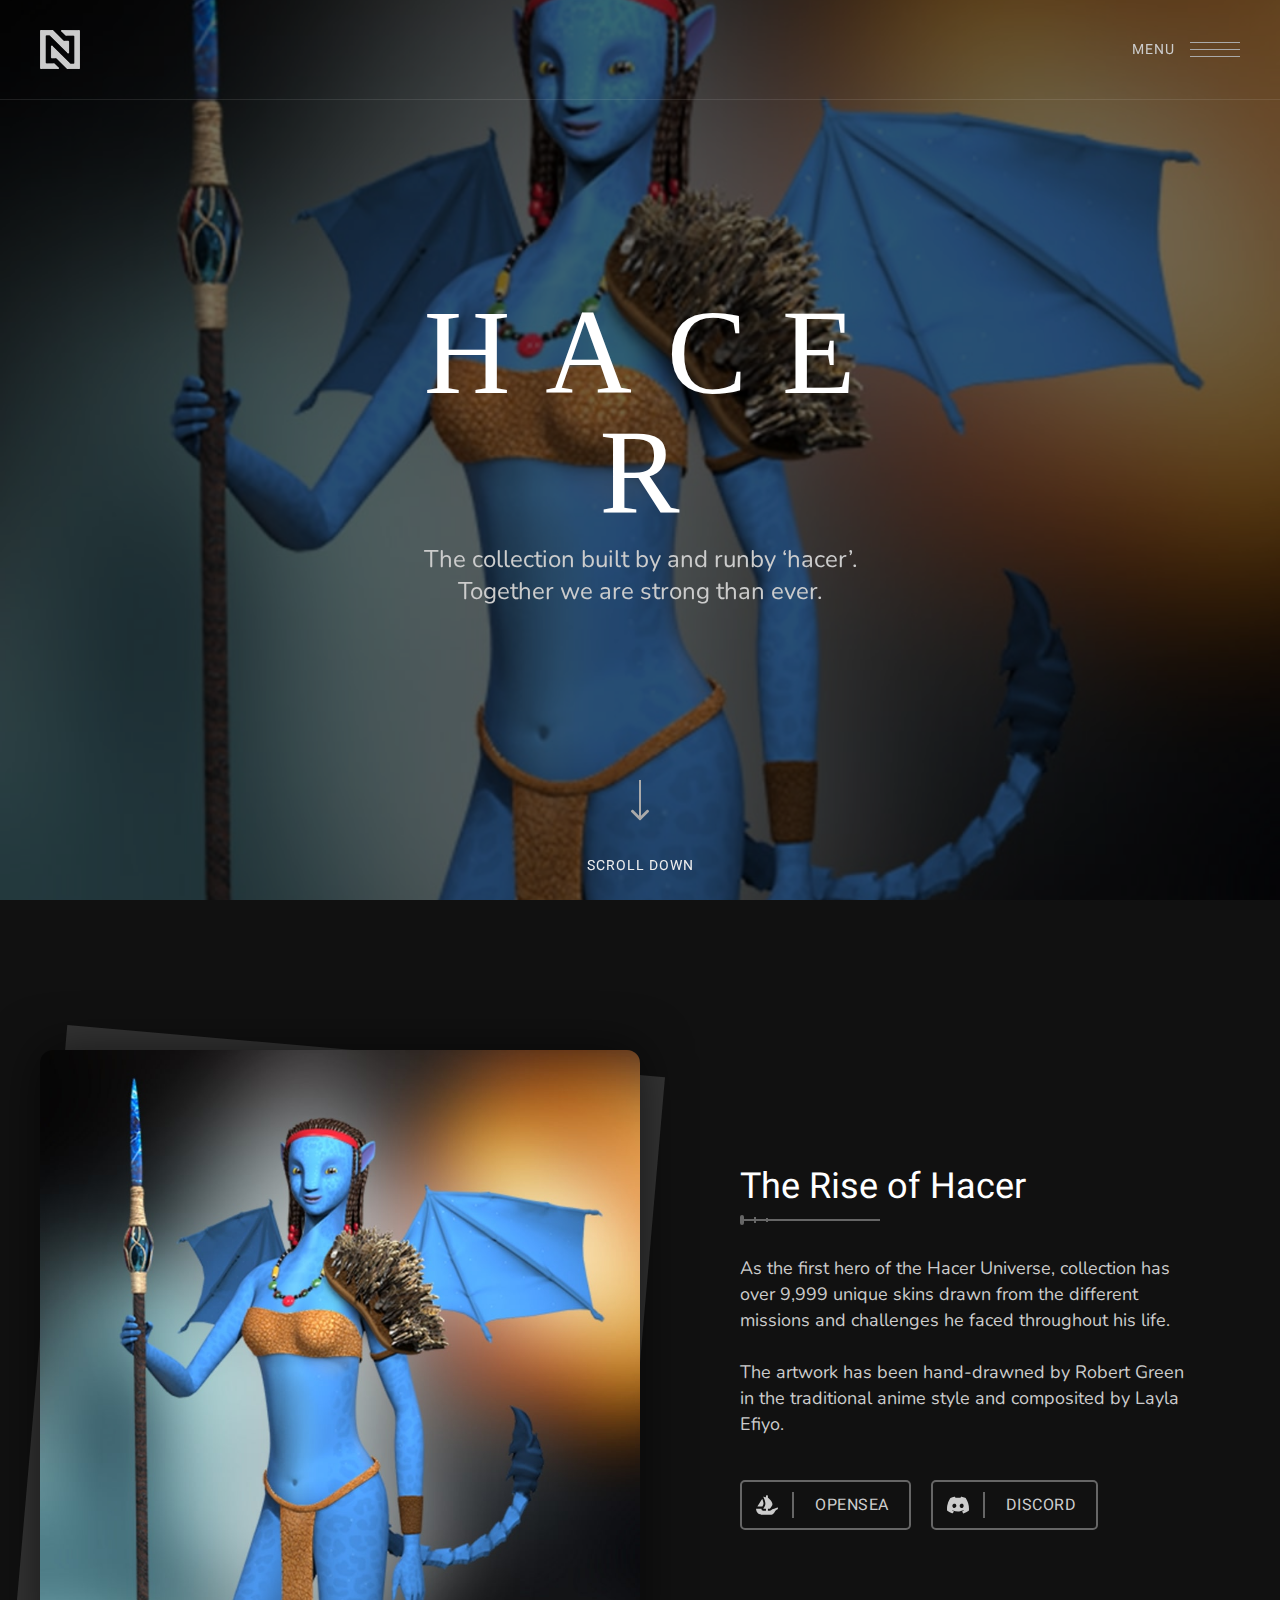
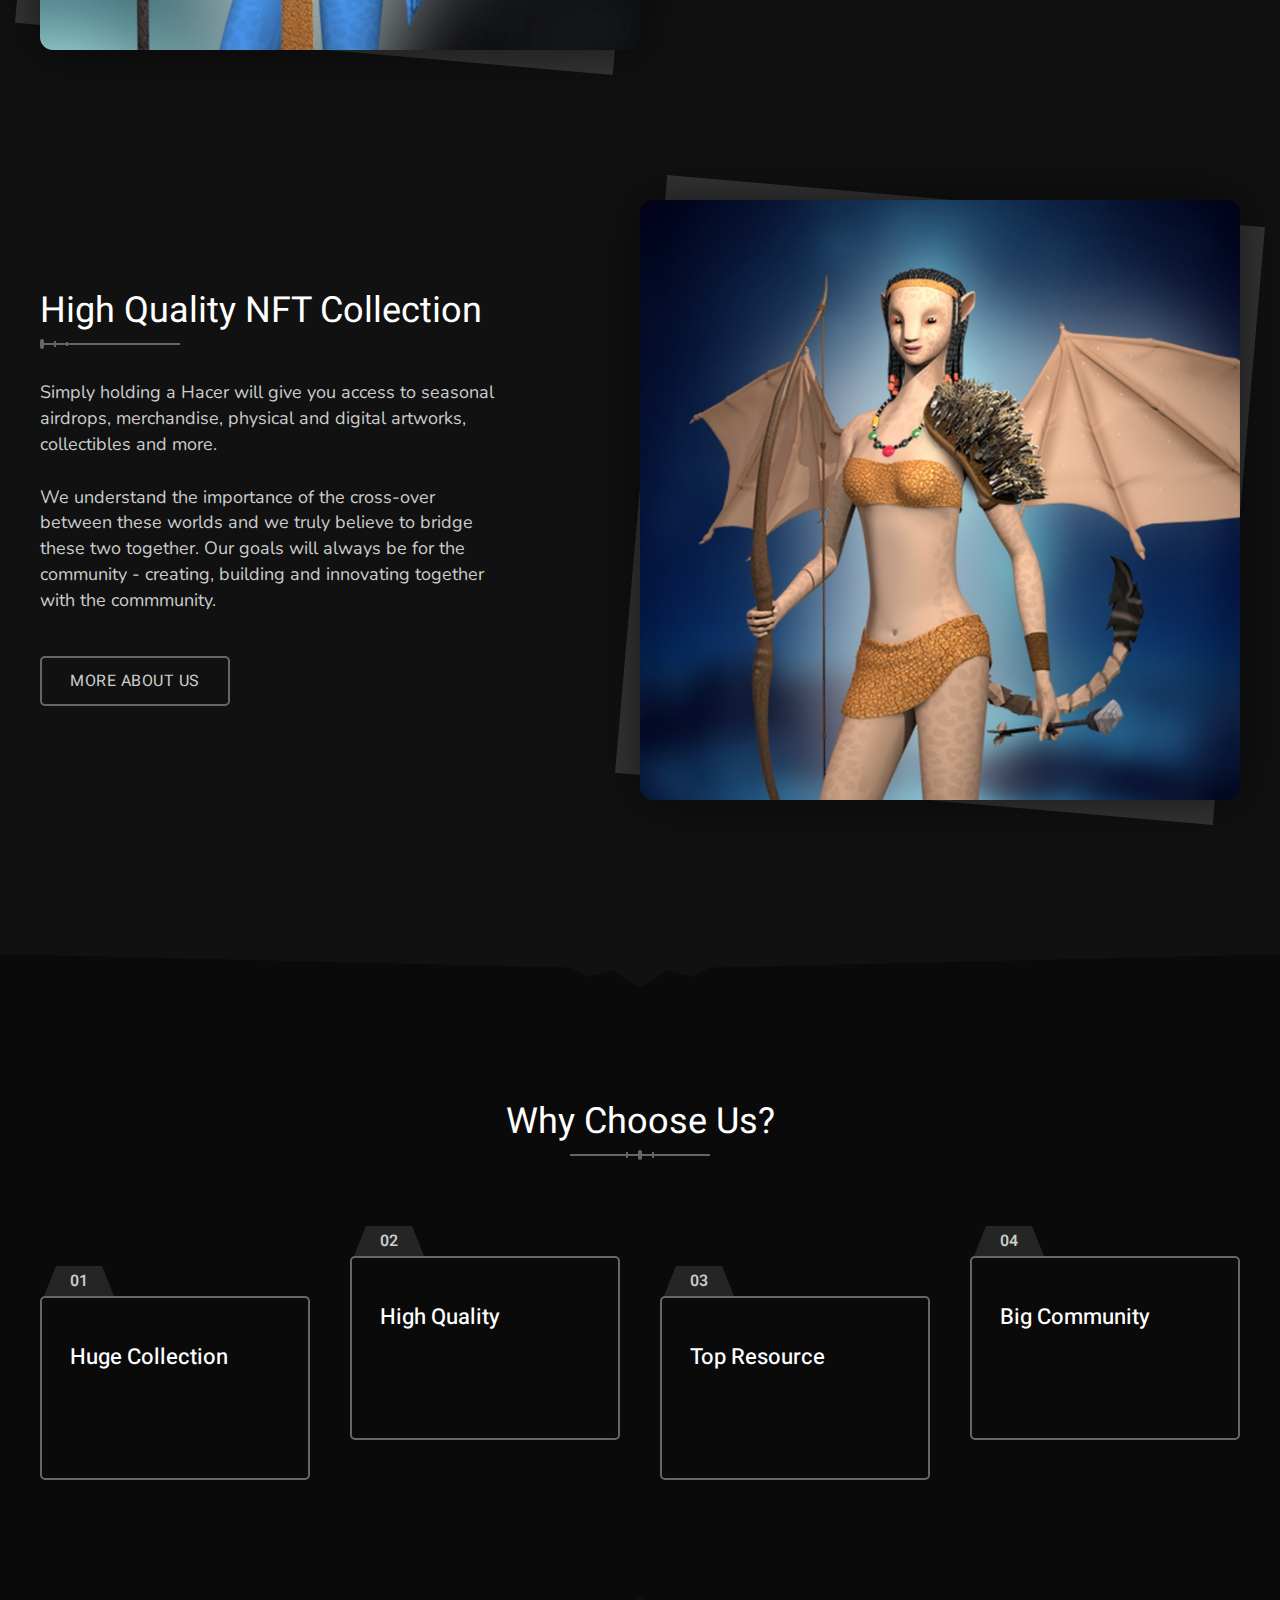
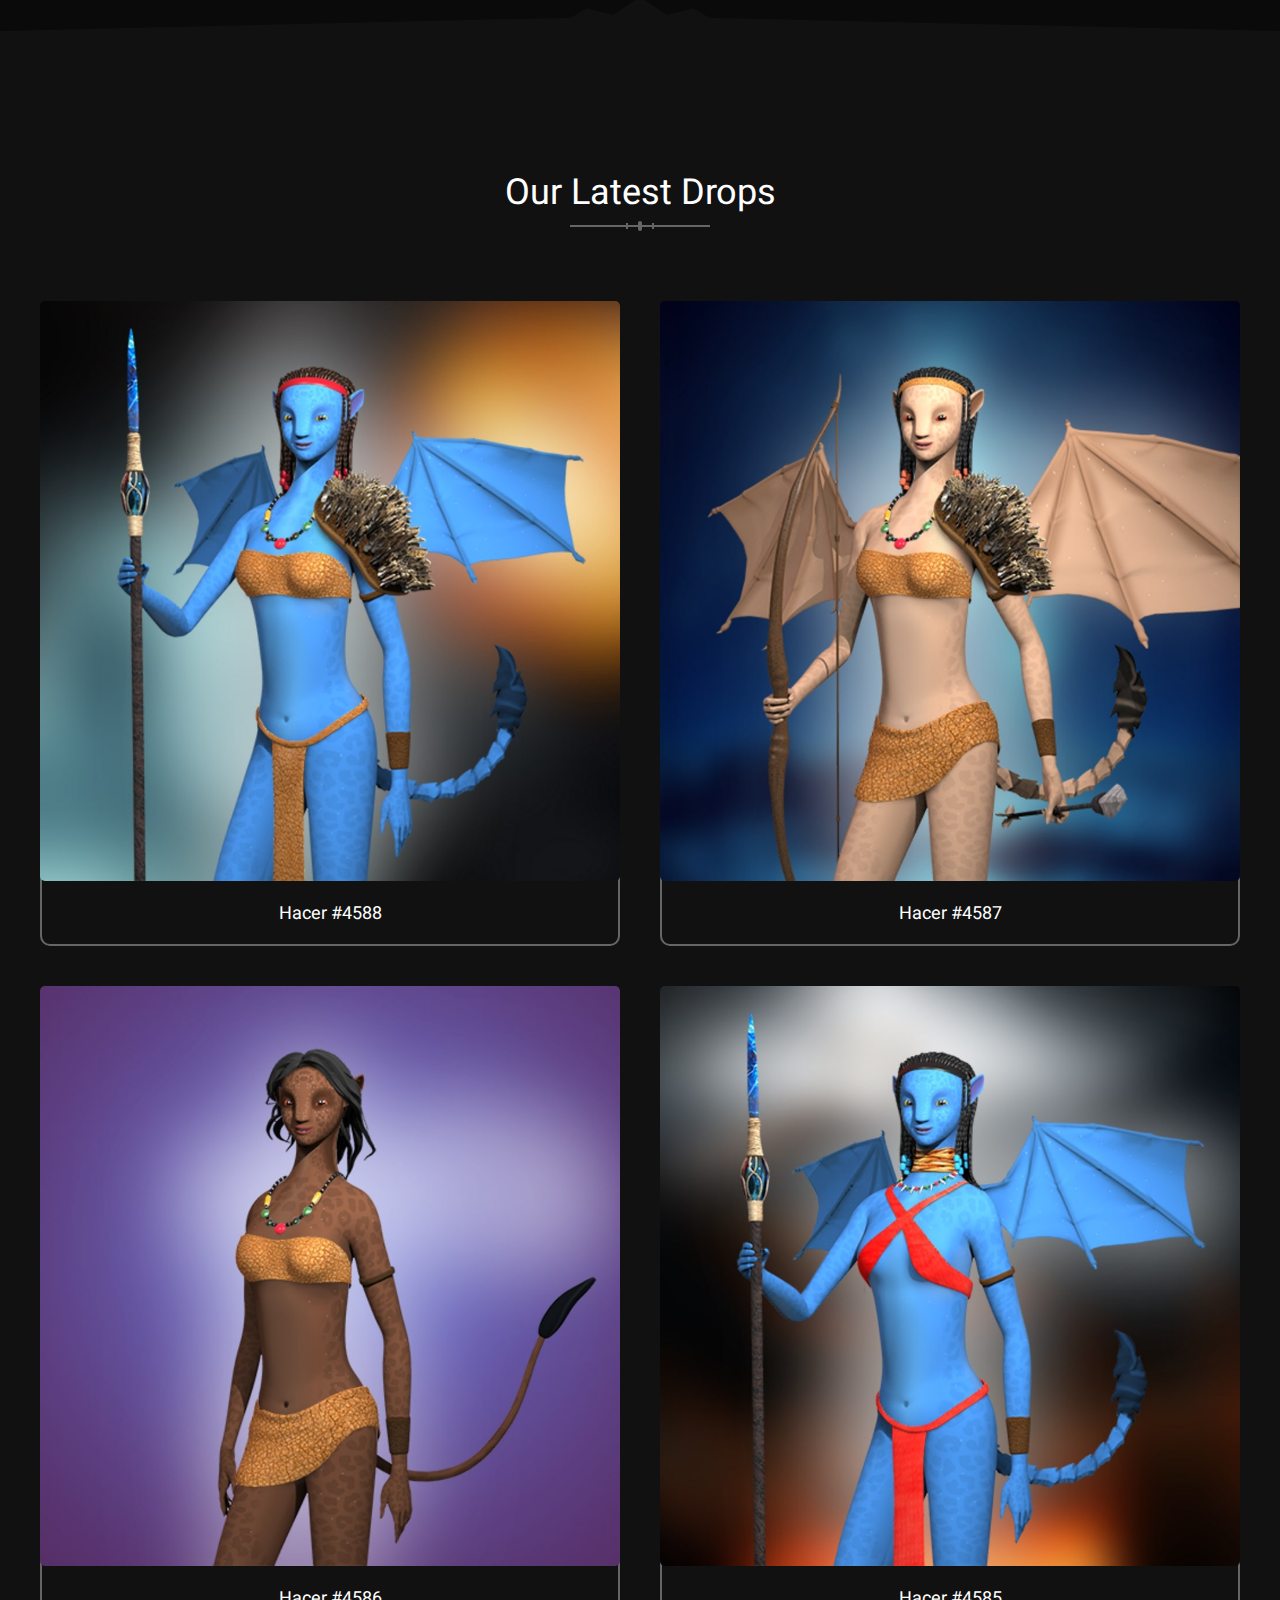
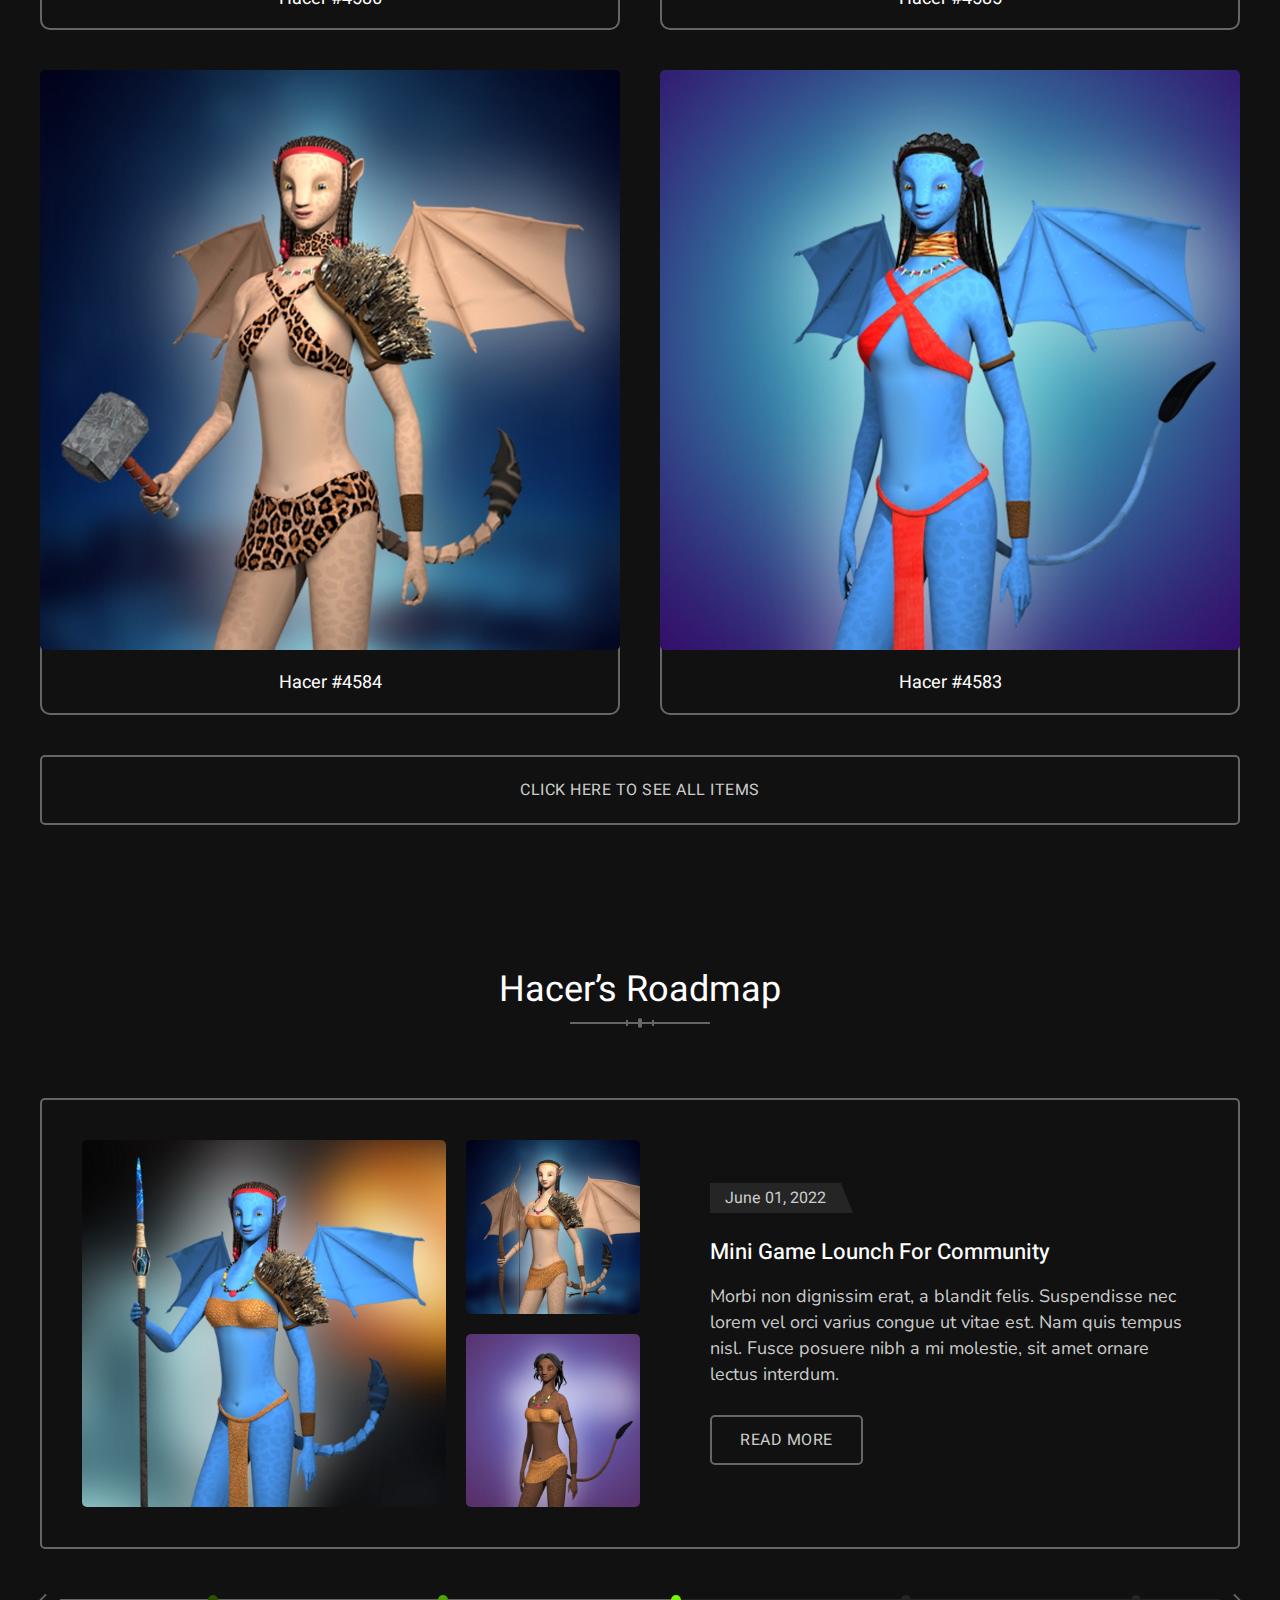
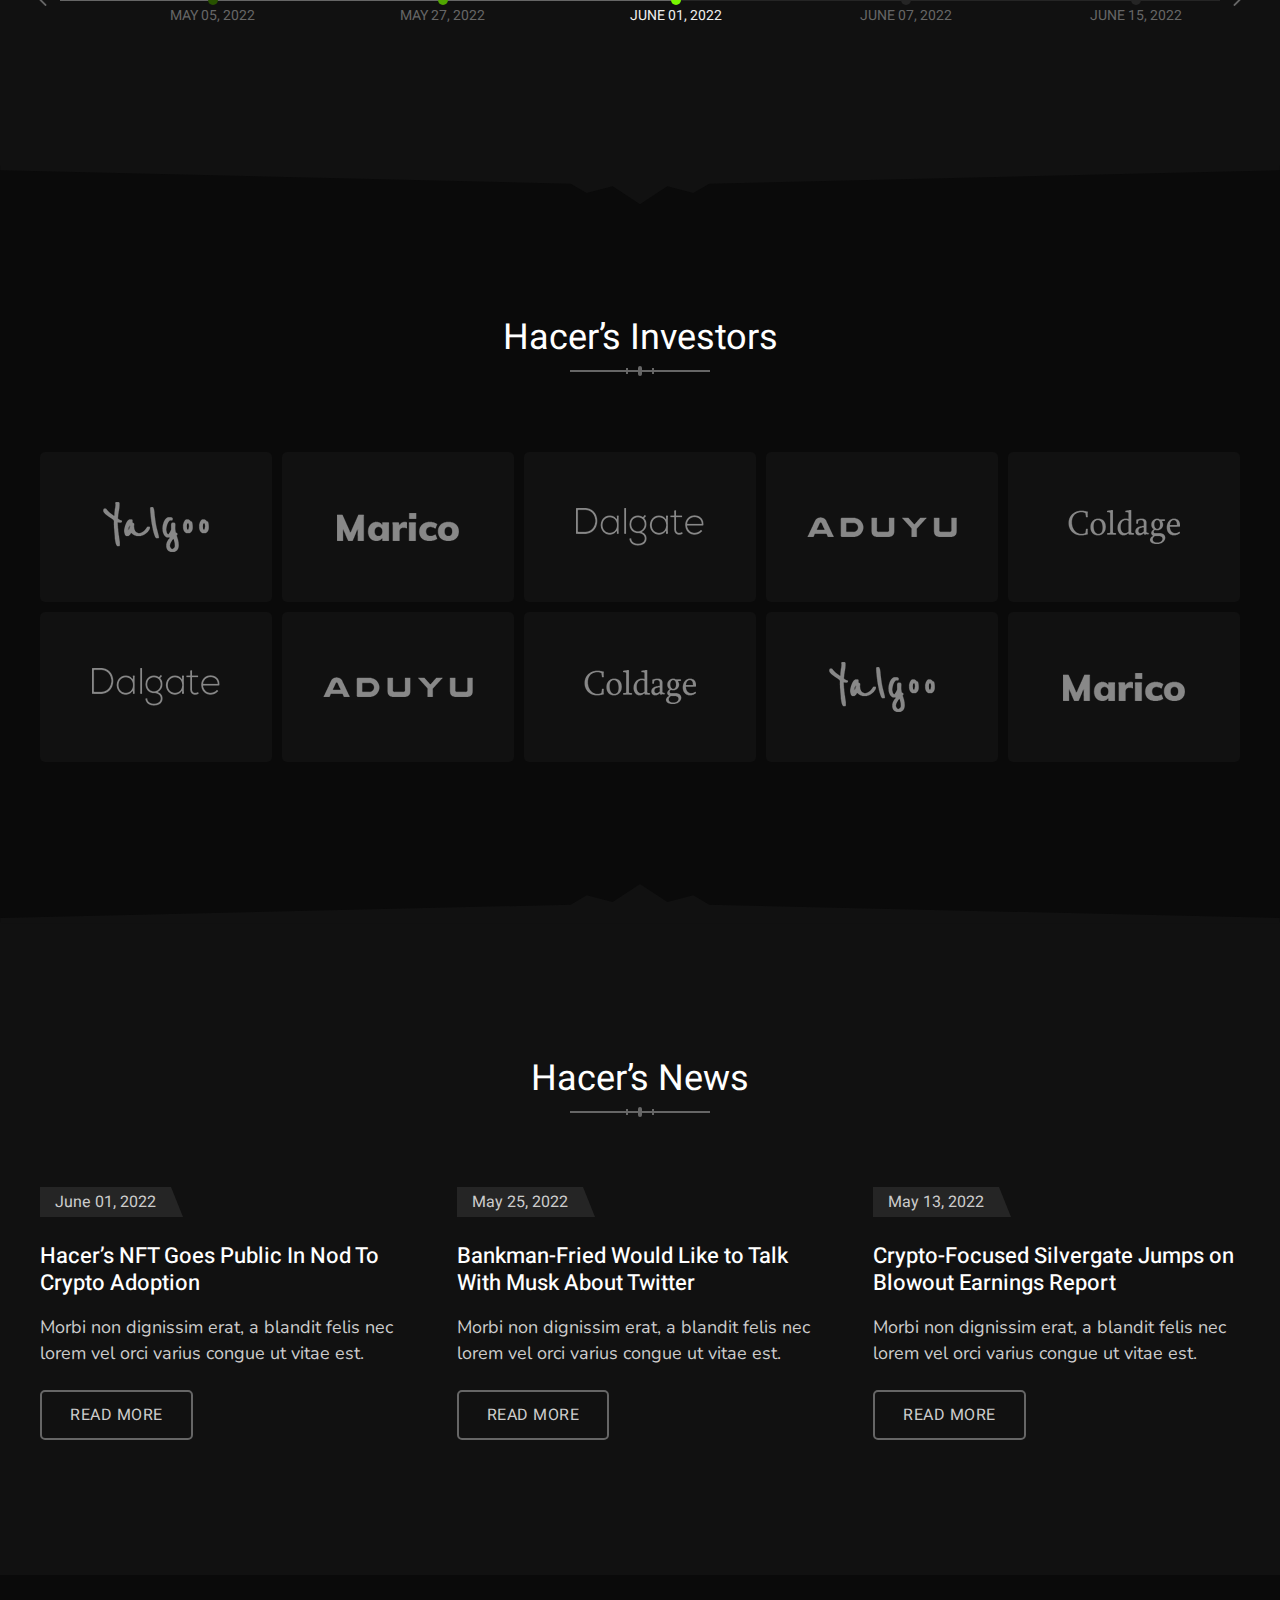
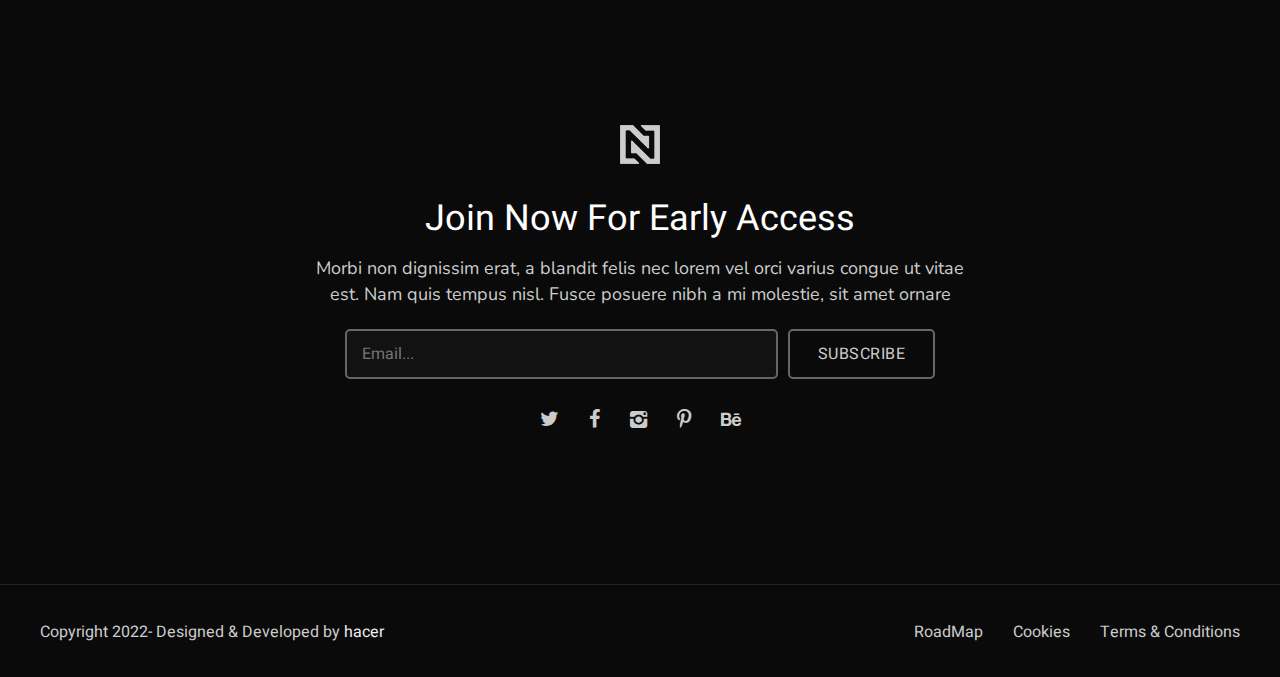
<file: index-kenburns.html>
<!DOCTYPE html>
<!--[if lt IE 7]><html class="ie ie6" lang="en"> <![endif]-->
<!--[if IE 7]><html class="ie ie7" lang="en"> <![endif]-->
<!--[if IE 8]><html class="ie ie8" lang="en"> <![endif]-->
<!--[if (gte IE 9)|!(IE)]><!-->
<html lang="en">
  <!--<![endif]-->

  <head>
    <meta http-equiv="Content-Type" content="text/html; charset=utf-8" />

    <meta name="description" content="Hacer" />
    <meta name="author" content="hacer" />

    <meta
      name="viewport"
      content="width=device-width, initial-scale=1, maximum-scale=1"
    />

    <title>Hacer | Home Kenburns</title>

    <!-- Google Fonts -->
    <link rel="preconnect" href="https://fonts.googleapis.com" />
    <link rel="preconnect" href="https://fonts.gstatic.com" crossorigin />
    <link
      href="https://fonts.googleapis.com/css2?family=Heebo:wght@100;200;300;400;500;600;700;800;900&family=Nunito:ital,wght@0,200;0,300;0,400;0,500;0,600;0,700;0,800;0,900;1,200;1,300;1,400;1,500;1,600;1,700;1,800;1,900&display=swap"
      rel="stylesheet"
    />
    <!-- !Google Fonts -->

    <!-- Styles -->
    <link type="text/css" rel="stylesheet" href="css/plugins.css" />
    <link type="text/css" rel="stylesheet" href="css/style.css?ver=1.1" />
    <!--[if lt IE 9]>
      <script type="text/javascript" src="js/modernizr.custom.js"></script>
    <![endif]-->
    <!-- !Styles -->
  </head>

  <body class="home-kenburns">
    <!-- Main -->
    <div class="hacer_fn_main" data-footer-sticky="">
      <!-- Product Modal -->
      <div class="hacer_fn_modal product_modal">
        <div class="modal_in">
          <div class="modal_closer">
            <a href="https://www.hacer.store/">
              <img src="svg/cancel.svg" alt="" class="fn__svg" />
            </a>
          </div>
          <div class="modal_content">
            <div class="hacer_fn_product_modal">
              <div class="img_item">
                <!-- here comes product's image -->
              </div>
              <div class="content_item">
                <div class="hacer_fn_title" data-align="left">
                  <h3 class="fn_title"><!-- here comes product's title --></h3>
                  <div class="line"><span></span></div>
                </div>

                <div class="desc">
                  <p><!-- here comes product's description --></p>
                </div>

                <div class="buttons">
                  <a
                    href="https://opensea.io/Mr_Hacer"
                    target="_blank"
                    class="hacer_fn_button opensea"
                  >
                    <span class="icon"
                      ><img src="svg/opensea.svg" alt="" class="fn__svg"
                    /></span>
                    <span class="text">View on OpenSea</span>
                  </a>
                  <a
                    href="https://discord.com/invite/PaPbA5egf7"
                    target="_blank"
                    class="hacer_fn_button discord"
                  >
                    <span class="icon"
                      ><img src="svg/discord.svg" alt="" class="fn__svg"
                    /></span>
                    <span class="text">View on Discord</span>
                  </a>
                </div>
              </div>
            </div>
          </div>
        </div>
      </div>
      <!-- !Product Modal -->

      <!-- Right Navigation -->
      <div class="nav_overlay"></div>
      <div class="hacer_fn_nav">
        <div class="trigger is-active">
          <div class="trigger_in">
            <span class="text">Close</span>
            <span class="hamb">
              <span class="hamb_a"></span>
              <span class="hamb_b"></span>
              <span class="hamb_c"></span>
            </span>
          </div>
        </div>
        <div class="nav_content">
          <div class="nav_menu">
            <ul>
              <li class="menu-item menu-item-has-children">
                <a href="index.html">Home</a>
                <ul class="sub-menu">
                  <li><a href="index.html">Home Static</a></li>
                  <li><a href="index-kenburns.html">Full Kenburns</a></li>
                  <li><a href="index-half-kenburns.html">Half Kenburns</a></li>
                  <li><a href="index-half-slider.html">Half Slider</a></li>
                </ul>
              </li>
              <li class="menu-item"><a href="about.html">About</a></li>
              <li class="menu-item">
                <a href="collection.html">Collection</a>
              </li>
              <li class="menu-item"><a href="blog.html">Blog</a></li>
              <li class="menu-item"><a href="contact.html">Contact</a></li>
            </ul>
          </div>
          <div class="nav_buttons">
            <a
              href="https://opensea.io/Mr_Hacer"
              class="hacer_fn_button"
              target="_blank"
            >
              <span class="icon"
                ><img src="svg/opensea.svg" alt="" class="fn__svg"
              /></span>
              <span class="text">OpenSea</span>
            </a>
            <a
              href="https://discord.com/invite/PaPbA5egf7"
              class="hacer_fn_button"
              target="_blank"
            >
              <span class="icon"
                ><img src="svg/discord.svg" alt="" class="fn__svg"
              /></span>
              <span class="text">Discord</span>
            </a>
          </div>
        </div>

        <!-- Nav Footer -->
        <div class="nav_footer">
          <div class="nf_left">
            <p>
              Copyright 2022- Designed &amp; Developed by
              <a
                href="https://themeforest.net/user/hacer/portfolio"
                target="_blank"
                >hacer</a
              >
            </p>
          </div>
          <div class="nf_right">
            <div class="hacer_fn_social_list">
              <ul>
                <li>
                  <a href="https://www.hacer.store/"
                    ><i class="fn-icon-twitter"></i
                  ></a>
                </li>
                <li>
                  <a href="https://www.hacer.store/"
                    ><i class="fn-icon-facebook"></i
                  ></a>
                </li>
                <li>
                  <a href="https://www.hacer.store/"
                    ><i class="fn-icon-instagram"></i
                  ></a>
                </li>
                <li>
                  <a href="https://www.hacer.store/"
                    ><i class="fn-icon-pinterest"></i
                  ></a>
                </li>
                <li>
                  <a href="https://www.hacer.store/"
                    ><i class="fn-icon-behance"></i
                  ></a>
                </li>
              </ul>
            </div>
          </div>
        </div>
        <!-- !Nav Footer -->
      </div>
      <!-- !Right Navigation -->

      <!-- Header -->
      <header class="hacer_fn_header">
        <div class="container">
          <div class="header_in">
            <div class="logo">
              <a href="index.html"><img src="img/logo.png" alt="" /></a>
            </div>

            <div class="trigger">
              <div class="trigger_in">
                <span class="text">Menu</span>
                <span class="hamb">
                  <span class="hamb_a"></span>
                  <span class="hamb_b"></span>
                  <span class="hamb_c"></span>
                </span>
              </div>
            </div>
          </div>
        </div>
      </header>
      <!-- !Header -->

      <!-- Content -->
      <div class="hacer_fn_content">
        <!-- Hero Header -->
        <div class="hacer_fn_hero">
          <!-- Overlay (of hero header) -->
          <div class="bg_overlay">
            <!-- Overlay Color -->
            <div class="bg_color"></div>
            <!-- !Overlay Color -->

            <!-- Overlay Slider -->
            <div class="overlay_slider vegas-slide">
              <input type="hidden" value="img/drops/1.jpg" />
              <input type="hidden" value="img/drops/2.jpg" />
              <input type="hidden" value="img/drops/3.jpg" />
              <input type="hidden" value="img/drops/4.jpg" />
              <input type="hidden" value="img/drops/5.jpg" />
            </div>
            <!-- !Overlay Slider -->
          </div>
          <!-- Overlay (of hero header) -->

          <div class="hero_content">
            <div class="container">
              <div class="content">
                <div id="magic"></div>
                <h2 class="fn_title" title="Hacer">Hacer</h2>
                <p class="fn_desc fn_animated_text">
                  The collection built by and runby ‘hacer’. Together we are
                  strong than ever.
                </p>
              </div>
            </div>
          </div>

          <a
            href="#about"
            class="hacer_fn_down magic-hover magic-hover__square"
          >
            <span class="text">Scroll Down</span>
            <span class="icon"
              ><img src="svg/right-arr.svg" alt="" class="fn__svg"
            /></span>
          </a>
        </div>
        <!-- !Hero Header -->

        <!-- About Section -->
        <section id="about">
          <div class="container">
            <!-- About Item #1 -->
            <div class="hacer_fn_about_item">
              <div class="img_item">
                <img src="img/about/1.jpg" alt="" />
              </div>
              <div class="content_item">
                <div class="hacer_fn_title" data-align="left">
                  <h3 class="fn_title">The Rise of Hacer</h3>
                  <div class="line"><span></span></div>
                </div>

                <div class="desc">
                  <p>
                    As the first hero of the Hacer Universe, collection has over
                    9,999 unique skins drawn from the different missions and
                    challenges he faced throughout his life.
                  </p>
                  <p>
                    The artwork has been hand-drawned by Robert Green in the
                    traditional anime style and composited by Layla Efiyo.
                  </p>
                </div>

                <div class="buttons">
                  <a
                    href="https://opensea.io/Mr_Hacer"
                    target="_blank"
                    class="hacer_fn_button"
                  >
                    <span class="icon"
                      ><img src="svg/opensea.svg" alt="" class="fn__svg"
                    /></span>
                    <span class="text">OpenSea</span>
                  </a>
                  <a
                    href="https://discord.com/invite/PaPbA5egf7"
                    target="_blank"
                    class="hacer_fn_button"
                  >
                    <span class="icon"
                      ><img src="svg/discord.svg" alt="" class="fn__svg"
                    /></span>
                    <span class="text">Discord</span>
                  </a>
                </div>
              </div>
            </div>
            <!-- !About Item #1 -->

            <!-- About Item #2 -->
            <div class="hacer_fn_about_item reverse">
              <div class="img_item">
                <img src="img/about/2.jpg" alt="" />
              </div>
              <div class="content_item">
                <div class="hacer_fn_title" data-align="left">
                  <h3 class="fn_title">High Quality NFT Collection</h3>
                  <div class="line"><span></span></div>
                </div>

                <div class="desc">
                  <p>
                    Simply holding a Hacer will give you access to seasonal
                    airdrops, merchandise, physical and digital artworks,
                    collectibles and more.
                  </p>
                  <p>
                    We understand the importance of the cross-over between these
                    worlds and we truly believe to bridge these two together.
                    Our goals will always be for the community - creating,
                    building and innovating together with the commmunity.
                  </p>
                </div>

                <div class="buttons">
                  <a href="about.html" class="hacer_fn_button only_text">
                    <span class="text">More About US</span>
                  </a>
                </div>
              </div>
            </div>
            <!-- !About Item #2 -->
          </div>
        </section>
        <!-- !About Section -->

        <!-- Services Section -->
        <section id="services">
          <!-- Dividers -->
          <img
            src="svg/divider.svg"
            alt=""
            class="fn__svg fn__divider top_divider"
          />
          <img
            src="svg/divider.svg"
            alt=""
            class="fn__svg fn__divider bottom_divider"
          />
          <!-- !Dividers -->

          <div class="container">
            <!-- Main Title -->
            <div class="hacer_fn_title">
              <h3 class="fn_title">Why Choose Us?</h3>
              <div class="line"><span></span></div>
            </div>
            <!-- !Main Title -->

            <!-- Services -->
            <div class="hacer_fn_services">
              <ul>
                <li>
                  <div class="item">
                    <div class="item_num"><span>01</span></div>
                    <div class="item_content">
                      <h3 class="fn_title">Huge Collection</h3>
                      <p class="fn_desc fn_animated_text">
                        A collection of 5,000 unique HACERs built to go beyond
                        the digital space that will unlock numerous benefits for
                        our community.
                      </p>
                    </div>
                  </div>
                </li>
                <li>
                  <div class="item">
                    <div class="item_num"><span>02</span></div>
                    <div class="item_content">
                      <h3 class="fn_title">High Quality</h3>
                      <p class="fn_desc fn_animated_text">
                        The HACER collection includes dozens of rare heads,
                        costumes, and colorways of the artist's palette. They
                        are drawn with great care.
                      </p>
                    </div>
                  </div>
                </li>
                <li>
                  <div class="item">
                    <div class="item_num"><span>03</span></div>
                    <div class="item_content">
                      <h3 class="fn_title">Top Resource</h3>
                      <p class="fn_desc fn_animated_text">
                        Tasty design resources made with care for each pixel.
                        Tokens, NFTs, metaverse and game resources. Access
                        additional drops.
                      </p>
                    </div>
                  </div>
                </li>
                <li>
                  <div class="item">
                    <div class="item_num"><span>04</span></div>
                    <div class="item_content">
                      <h3 class="fn_title">Big Community</h3>
                      <p class="fn_desc fn_animated_text">
                        Be part of a community of hacer owners and create user
                        generated items. Rent, advertise, lounch stores, create
                        items.
                      </p>
                    </div>
                  </div>
                </li>
              </ul>
            </div>
            <!-- !Services -->
          </div>
        </section>
        <!-- !Services Section -->

        <!-- Drops Section -->
        <section id="drop">
          <div class="container">
            <!-- Main Title -->
            <div class="hacer_fn_title">
              <h3 class="fn_title">Our Latest Drops</h3>
              <div class="line"><span></span></div>
            </div>
            <!-- !Main Title -->

            <!-- Drops List -->
            <div class="hacer_fn_drops">
              <ul>
                <li>
                  <div
                    class="item"
                    data-modal-image="img/drops/1.jpg"
                    data-modal-title="Hacer #4588"
                    data-modal-description="Suspendisse eu velit est. Cras nec vestibulum quam. Donec tincidunt purus nec enim tincidunt, sit amet facilisis massa laoreet. Integer mollis nec sapien eu lacinia."
                    data-modal-opensea-url="#"
                    data-modal-discord-url=""
                  >
                    <div class="img_holder">
                      <img src="img/drops/1.jpg" alt="" />
                      <a href="https://www.hacer.store/" class="full_link"></a>
                    </div>
                    <div class="title_holder">
                      <h3 class="fn_title">
                        <a href="https://www.hacer.store/">Hacer #4588</a>
                      </h3>
                    </div>
                  </div>
                </li>
                <li>
                  <div
                    class="item"
                    data-modal-image="img/drops/2.jpg"
                    data-modal-title="Hacer #4587"
                    data-modal-description="Suspendisse eu velit est. Cras nec vestibulum quam. Donec tincidunt purus nec enim tincidunt, sit amet facilisis massa laoreet. Integer mollis nec sapien eu lacinia."
                    data-modal-opensea-url=""
                    data-modal-discord-url="#"
                  >
                    <div class="img_holder">
                      <img src="img/drops/2.jpg" alt="" />
                      <a href="https://www.hacer.store/" class="full_link"></a>
                    </div>
                    <div class="title_holder">
                      <h3 class="fn_title">
                        <a href="https://www.hacer.store/">Hacer #4587</a>
                      </h3>
                    </div>
                  </div>
                </li>
                <li>
                  <div
                    class="item"
                    data-modal-image="img/drops/3.jpg"
                    data-modal-title="Hacer #4586"
                    data-modal-description="Suspendisse eu velit est. Cras nec vestibulum quam. Donec tincidunt purus nec enim tincidunt, sit amet facilisis massa laoreet. Integer mollis nec sapien eu lacinia."
                    data-modal-opensea-url="#"
                    data-modal-discord-url=""
                  >
                    <div class="img_holder">
                      <img src="img/drops/3.jpg" alt="" />
                      <a href="https://www.hacer.store/" class="full_link"></a>
                    </div>
                    <div class="title_holder">
                      <h3 class="fn_title">
                        <a href="https://www.hacer.store/">Hacer #4586</a>
                      </h3>
                    </div>
                  </div>
                </li>
                <li>
                  <div
                    class="item"
                    data-modal-image="img/drops/4.jpg"
                    data-modal-title="Hacer #4585"
                    data-modal-description="Suspendisse eu velit est. Cras nec vestibulum quam. Donec tincidunt purus nec enim tincidunt, sit amet facilisis massa laoreet. Integer mollis nec sapien eu lacinia."
                    data-modal-opensea-url="#"
                    data-modal-discord-url=""
                  >
                    <div class="img_holder">
                      <img src="img/drops/4.jpg" alt="" />
                      <a href="https://www.hacer.store/" class="full_link"></a>
                    </div>
                    <div class="title_holder">
                      <h3 class="fn_title">
                        <a href="https://www.hacer.store/">Hacer #4585</a>
                      </h3>
                    </div>
                  </div>
                </li>
                <li>
                  <div
                    class="item"
                    data-modal-image="img/drops/5.jpg"
                    data-modal-title="Hacer #4584"
                    data-modal-description="Suspendisse eu velit est. Cras nec vestibulum quam. Donec tincidunt purus nec enim tincidunt, sit amet facilisis massa laoreet. Integer mollis nec sapien eu lacinia."
                    data-modal-opensea-url="#"
                    data-modal-discord-url=""
                  >
                    <div class="img_holder">
                      <img src="img/drops/5.jpg" alt="" />
                      <a href="https://www.hacer.store/" class="full_link"></a>
                    </div>
                    <div class="title_holder">
                      <h3 class="fn_title">
                        <a href="https://www.hacer.store/">Hacer #4584</a>
                      </h3>
                    </div>
                  </div>
                </li>
                <li>
                  <div
                    class="item"
                    data-modal-image="img/drops/6.jpg"
                    data-modal-title="Hacer #4583"
                    data-modal-description="Suspendisse eu velit est. Cras nec vestibulum quam. Donec tincidunt purus nec enim tincidunt, sit amet facilisis massa laoreet. Integer mollis nec sapien eu lacinia."
                    data-modal-opensea-url="#"
                    data-modal-discord-url=""
                  >
                    <div class="img_holder">
                      <img src="img/drops/6.jpg" alt="" />
                      <a href="https://www.hacer.store/" class="full_link"></a>
                    </div>
                    <div class="title_holder">
                      <h3 class="fn_title">
                        <a href="https://www.hacer.store/">Hacer #4583</a>
                      </h3>
                    </div>
                  </div>
                </li>
              </ul>

              <!-- Clearfix -->
              <div class="clearfix"></div>

              <!-- Main Button -->
              <a href="collection.html" class="hacer_fn_button only_text full">
                <span class="text">Click here to See all ITEMS</span>
              </a>
              <!-- !Main Button -->
            </div>
            <!-- !Drops List -->

            <!-- Main Title -->
            <div class="hacer_fn_title">
              <h3 class="fn_title">Hacer’s Roadmap</h3>
              <div class="line"><span></span></div>
            </div>
            <!-- !Main Title -->

            <!-- Timeline -->
            <div class="hacer_fn_timeline">
              <!-- Timeline Content -->
              <div class="timeline_content">
                <ul class="timeline_list">
                  <li class="timeline_item" data-index="1">
                    <div class="t_item">
                      <div class="t_item_img">
                        <div class="hacer_fn_gallery_1_2">
                          <div class="gallery_in">
                            <div class="item row2">
                              <img src="img/timeline/1/1.jpg" alt="" />
                            </div>
                            <div class="item">
                              <img src="img/timeline/1/2.jpg" alt="" />
                            </div>
                            <div class="item">
                              <img src="img/timeline/1/3.jpg" alt="" />
                            </div>
                          </div>
                        </div>
                      </div>
                      <div class="t_item_info">
                        <p class="fn_date"><span>May 05, 2022</span></p>
                        <h3 class="fn_title">
                          <a href="roadmap-single.html"
                            >New Character Set #12 is Coming Up</a
                          >
                        </h3>
                        <p class="fn_desc">
                          Morbi non dignissim erat, a blandit felis. Suspendisse
                          nec lorem vel orci varius congue ut vitae est. Nam
                          quis tempus nisl. Fusce posuere nibh a mi molestie,
                          sit amet ornare lectus interdum.
                        </p>
                        <p class="fn_read">
                          <a
                            href="roadmap-single.html"
                            class="hacer_fn_button only_text"
                          >
                            <span class="text">Read More</span>
                          </a>
                        </p>
                      </div>
                    </div>
                  </li>
                  <li class="timeline_item" data-index="2">
                    <div class="t_item">
                      <div class="t_item_img">
                        <div class="hacer_fn_gallery_1_2">
                          <div class="gallery_in">
                            <div class="item row2">
                              <img src="img/timeline/2/1.jpg" alt="" />
                            </div>
                            <div class="item">
                              <img src="img/timeline/2/2.jpg" alt="" />
                            </div>
                            <div class="item">
                              <img src="img/timeline/2/3.jpg" alt="" />
                            </div>
                          </div>
                        </div>
                      </div>
                      <div class="t_item_info">
                        <p class="fn_date"><span>May 27, 2022</span></p>
                        <h3 class="fn_title">
                          <a href="roadmap-single.html"
                            >Female Character Set #20 is Coming Up</a
                          >
                        </h3>
                        <p class="fn_desc">
                          Morbi non dignissim erat, a blandit felis. Suspendisse
                          nec lorem vel orci varius congue ut vitae est. Nam
                          quis tempus nisl. Fusce posuere nibh a mi molestie,
                          sit amet ornare lectus interdum.
                        </p>
                        <p class="fn_read">
                          <a
                            href="roadmap-single.html"
                            class="hacer_fn_button only_text"
                          >
                            <span class="text">Read More</span>
                          </a>
                        </p>
                      </div>
                    </div>
                  </li>
                  <li class="timeline_item active" data-index="3">
                    <div class="t_item">
                      <div class="t_item_img">
                        <div class="hacer_fn_gallery_1_2">
                          <div class="gallery_in">
                            <div class="item row2">
                              <img src="img/timeline/3/1.jpg" alt="" />
                            </div>
                            <div class="item">
                              <img src="img/timeline/3/2.jpg" alt="" />
                            </div>
                            <div class="item">
                              <img src="img/timeline/3/3.jpg" alt="" />
                            </div>
                          </div>
                        </div>
                      </div>
                      <div class="t_item_info">
                        <p class="fn_date"><span>June 01, 2022</span></p>
                        <h3 class="fn_title">
                          <a href="roadmap-single.html"
                            >Mini Game Lounch For Community</a
                          >
                        </h3>
                        <p class="fn_desc">
                          Morbi non dignissim erat, a blandit felis. Suspendisse
                          nec lorem vel orci varius congue ut vitae est. Nam
                          quis tempus nisl. Fusce posuere nibh a mi molestie,
                          sit amet ornare lectus interdum.
                        </p>
                        <p class="fn_read">
                          <a
                            href="roadmap-single.html"
                            class="hacer_fn_button only_text"
                          >
                            <span class="text">Read More</span>
                          </a>
                        </p>
                      </div>
                    </div>
                  </li>
                  <li class="timeline_item" data-index="4">
                    <div class="t_item">
                      <div class="t_item_img">
                        <div class="hacer_fn_gallery_1_2">
                          <div class="gallery_in">
                            <div class="item row2">
                              <img src="img/timeline/4/1.jpg" alt="" />
                            </div>
                            <div class="item">
                              <img src="img/timeline/4/2.jpg" alt="" />
                            </div>
                            <div class="item">
                              <img src="img/timeline/4/3.jpg" alt="" />
                            </div>
                          </div>
                        </div>
                      </div>
                      <div class="t_item_info">
                        <p class="fn_date"><span>June 07, 2022</span></p>
                        <h3 class="fn_title">
                          <a href="roadmap-single.html"
                            >New Character Set #15 is Coming Up</a
                          >
                        </h3>
                        <p class="fn_desc">
                          Morbi non dignissim erat, a blandit felis. Suspendisse
                          nec lorem vel orci varius congue ut vitae est. Nam
                          quis tempus nisl. Fusce posuere nibh a mi molestie,
                          sit amet ornare lectus interdum.
                        </p>
                        <p class="fn_read">
                          <a
                            href="roadmap-single.html"
                            class="hacer_fn_button only_text"
                          >
                            <span class="text">Read More</span>
                          </a>
                        </p>
                      </div>
                    </div>
                  </li>
                  <li class="timeline_item" data-index="5">
                    <div class="t_item">
                      <div class="t_item_img">
                        <div class="hacer_fn_gallery_1_2">
                          <div class="gallery_in">
                            <div class="item row2">
                              <img src="img/timeline/5/1.jpg" alt="" />
                            </div>
                            <div class="item">
                              <img src="img/timeline/5/2.jpg" alt="" />
                            </div>
                            <div class="item">
                              <img src="img/timeline/5/3.jpg" alt="" />
                            </div>
                          </div>
                        </div>
                      </div>
                      <div class="t_item_info">
                        <p class="fn_date"><span>June 15, 2022</span></p>
                        <h3 class="fn_title">
                          <a href="roadmap-single.html"
                            >New Spirit Set #01 is Coming Up</a
                          >
                        </h3>
                        <p class="fn_desc">
                          Morbi non dignissim erat, a blandit felis. Suspendisse
                          nec lorem vel orci varius congue ut vitae est. Nam
                          quis tempus nisl. Fusce posuere nibh a mi molestie,
                          sit amet ornare lectus interdum.
                        </p>
                        <p class="fn_read">
                          <a
                            href="roadmap-single.html"
                            class="hacer_fn_button only_text"
                          >
                            <span class="text">Read More</span>
                          </a>
                        </p>
                      </div>
                    </div>
                  </li>
                  <li class="timeline_item" data-index="6">
                    <div class="t_item">
                      <div class="t_item_img">
                        <div class="hacer_fn_gallery_1_2">
                          <div class="gallery_in">
                            <div class="item row2">
                              <img src="img/timeline/6/1.jpg" alt="" />
                            </div>
                            <div class="item">
                              <img src="img/timeline/6/2.jpg" alt="" />
                            </div>
                            <div class="item">
                              <img src="img/timeline/6/3.jpg" alt="" />
                            </div>
                          </div>
                        </div>
                      </div>
                      <div class="t_item_info">
                        <p class="fn_date"><span>June 23, 2022</span></p>
                        <h3 class="fn_title">
                          <a href="roadmap-single.html"
                            >New Haircut Collection #01 is Coming Up</a
                          >
                        </h3>
                        <p class="fn_desc">
                          Morbi non dignissim erat, a blandit felis. Suspendisse
                          nec lorem vel orci varius congue ut vitae est. Nam
                          quis tempus nisl. Fusce posuere nibh a mi molestie,
                          sit amet ornare lectus interdum.
                        </p>
                        <p class="fn_read">
                          <a
                            href="roadmap-single.html"
                            class="hacer_fn_button only_text"
                          >
                            <span class="text">Read More</span>
                          </a>
                        </p>
                      </div>
                    </div>
                  </li>
                  <li class="timeline_item" data-index="7">
                    <div class="t_item">
                      <div class="t_item_img">
                        <div class="hacer_fn_gallery_1_2">
                          <div class="gallery_in">
                            <div class="item row2">
                              <img src="img/timeline/7/1.jpg" alt="" />
                            </div>
                            <div class="item">
                              <img src="img/timeline/7/2.jpg" alt="" />
                            </div>
                            <div class="item">
                              <img src="img/timeline/7/3.jpg" alt="" />
                            </div>
                          </div>
                        </div>
                      </div>
                      <div class="t_item_info">
                        <p class="fn_date"><span>July 01, 2022</span></p>
                        <h3 class="fn_title">
                          <a href="roadmap-single.html"
                            >New Haircut Collection #02 is Coming Up</a
                          >
                        </h3>
                        <p class="fn_desc">
                          Morbi non dignissim erat, a blandit felis. Suspendisse
                          nec lorem vel orci varius congue ut vitae est. Nam
                          quis tempus nisl. Fusce posuere nibh a mi molestie,
                          sit amet ornare lectus interdum.
                        </p>
                        <p class="fn_read">
                          <a
                            href="roadmap-single.html"
                            class="hacer_fn_button only_text"
                          >
                            <span class="text">Read More</span>
                          </a>
                        </p>
                      </div>
                    </div>
                  </li>
                </ul>
              </div>
              <!-- !Timeline Content -->

              <!-- Timeline Progress -->
              <div class="timeline_progress">
                <!-- Nav -->
                <a href="https://www.hacer.store/" class="nav_prev"
                  ><img src="svg/right-arr.svg" alt="" class="fn__svg"
                /></a>
                <a href="https://www.hacer.store/" class="nav_next"
                  ><img src="svg/right-arr.svg" alt="" class="fn__svg"
                /></a>
                <!-- !Nav -->

                <div class="progress_line_wrapper">
                  <div class="progress_line">
                    <ul>
                      <li data-index="1">
                        <a href="https://www.hacer.store/">
                          <span class="text">May 05, 2022</span>
                          <span class="circle"></span>
                        </a>
                      </li>
                      <li data-index="2">
                        <a href="https://www.hacer.store/">
                          <span class="text">May 27, 2022</span>
                          <span class="circle"></span>
                        </a>
                      </li>
                      <li class="active" data-index="3">
                        <a href="https://www.hacer.store/">
                          <span class="text">June 01, 2022</span>
                          <span class="circle"></span>
                        </a>
                      </li>
                      <li data-index="4">
                        <a href="https://www.hacer.store/">
                          <span class="text">June 07, 2022</span>
                          <span class="circle"></span>
                        </a>
                      </li>
                      <li data-index="5">
                        <a href="https://www.hacer.store/">
                          <span class="text">June 15, 2022</span>
                          <span class="circle"></span>
                        </a>
                      </li>
                      <li data-index="6">
                        <a href="https://www.hacer.store/">
                          <span class="text">June 23, 2022</span>
                          <span class="circle"></span>
                        </a>
                      </li>
                      <li data-index="7">
                        <a href="https://www.hacer.store/">
                          <span class="text">July 01, 2022</span>
                          <span class="circle"></span>
                        </a>
                      </li>
                    </ul>
                    <span class="active_line"></span>
                  </div>
                </div>
              </div>
              <!-- !Timeline Progress -->
            </div>
            <!-- !Timeline -->
          </div>
        </section>
        <!-- !Drops Section -->

        <!-- Investor Section -->
        <section id="investor">
          <!-- Dividers -->
          <img
            src="svg/divider.svg"
            alt=""
            class="fn__svg fn__divider top_divider"
          />
          <img
            src="svg/divider.svg"
            alt=""
            class="fn__svg fn__divider bottom_divider"
          />
          <!-- !Dividers -->

          <div class="container">
            <!-- Main Title -->
            <div class="hacer_fn_title">
              <h3 class="fn_title">Hacer’s Investors</h3>
              <div class="line"><span></span></div>
            </div>
            <!-- !Main Title -->

            <!-- Investor List Shortcode -->
            <div class="hacer_fn_investor">
              <ul>
                <li>
                  <div class="item">
                    <img src="img/investors/1.png" alt="" />
                    <a href="https://www.hacer.store/" class="full_link"></a>
                  </div>
                </li>
                <li>
                  <div class="item">
                    <img src="img/investors/2.png" alt="" />
                    <a href="https://www.hacer.store/" class="full_link"></a>
                  </div>
                </li>
                <li>
                  <div class="item">
                    <img src="img/investors/3.png" alt="" />
                    <a href="https://www.hacer.store/" class="full_link"></a>
                  </div>
                </li>
                <li>
                  <div class="item">
                    <img src="img/investors/4.png" alt="" />
                    <a href="https://www.hacer.store/" class="full_link"></a>
                  </div>
                </li>
                <li>
                  <div class="item">
                    <img src="img/investors/5.png" alt="" />
                    <a href="https://www.hacer.store/" class="full_link"></a>
                  </div>
                </li>
                <li>
                  <div class="item">
                    <img src="img/investors/6.png" alt="" />
                    <a href="https://www.hacer.store/" class="full_link"></a>
                  </div>
                </li>
                <li>
                  <div class="item">
                    <img src="img/investors/7.png" alt="" />
                    <a href="https://www.hacer.store/" class="full_link"></a>
                  </div>
                </li>
                <li>
                  <div class="item">
                    <img src="img/investors/8.png" alt="" />
                    <a href="https://www.hacer.store/" class="full_link"></a>
                  </div>
                </li>
                <li>
                  <div class="item">
                    <img src="img/investors/9.png" alt="" />
                    <a href="https://www.hacer.store/" class="full_link"></a>
                  </div>
                </li>
                <li>
                  <div class="item">
                    <img src="img/investors/10.png" alt="" />
                    <a href="https://www.hacer.store/" class="full_link"></a>
                  </div>
                </li>
              </ul>
            </div>
            <!-- !Investor List Shortcode -->
          </div>
        </section>
        <!-- !Investor Section -->

        <!-- Blog Section -->
        <section id="blog">
          <div class="container">
            <!-- Main Title -->
            <div class="hacer_fn_title">
              <h3 class="fn_title">Hacer’s News</h3>
              <div class="line"><span></span></div>
            </div>
            <!-- !Main Title -->

            <!-- Moving Blog List Shortcode -->
            <div class="hacer_fn_moving_blog">
              <ul>
                <li>
                  <div class="item">
                    <img src="img/blog/1.jpg" alt="" class="moving_img" />
                    <p class="fn_date">
                      <span>June 01, 2022</span>
                    </p>
                    <h3 class="fn_title">
                      <a href="blog-single.html"
                        >Hacer’s NFT Goes Public In Nod To Crypto Adoption</a
                      >
                    </h3>
                    <p class="fn_desc">
                      Morbi non dignissim erat, a blandit felis nec lorem vel
                      orci varius congue ut vitae est.
                    </p>
                    <p class="fn_read">
                      <a
                        href="blog-single.html"
                        class="hacer_fn_button only_text"
                      >
                        <span class="text">Read More</span>
                      </a>
                    </p>
                  </div>
                </li>
                <li>
                  <div class="item">
                    <img src="img/blog/2.jpg" alt="" class="moving_img" />
                    <p class="fn_date">
                      <span>May 25, 2022</span>
                    </p>
                    <h3 class="fn_title">
                      <a href="blog-single.html"
                        >Bankman-Fried Would Like to Talk With Musk About
                        Twitter</a
                      >
                    </h3>
                    <p class="fn_desc">
                      Morbi non dignissim erat, a blandit felis nec lorem vel
                      orci varius congue ut vitae est.
                    </p>
                    <p class="fn_read">
                      <a
                        href="blog-single.html"
                        class="hacer_fn_button only_text"
                      >
                        <span class="text">Read More</span>
                      </a>
                    </p>
                  </div>
                </li>
                <li>
                  <div class="item">
                    <img src="img/blog/3.jpg" alt="" class="moving_img" />
                    <p class="fn_date">
                      <span>May 13, 2022</span>
                    </p>
                    <h3 class="fn_title">
                      <a href="blog-single.html"
                        >Crypto-Focused Silvergate Jumps on Blowout Earnings
                        Report</a
                      >
                    </h3>
                    <p class="fn_desc">
                      Morbi non dignissim erat, a blandit felis nec lorem vel
                      orci varius congue ut vitae est.
                    </p>
                    <p class="fn_read">
                      <a
                        href="blog-single.html"
                        class="hacer_fn_button only_text"
                      >
                        <span class="text">Read More</span>
                      </a>
                    </p>
                  </div>
                </li>
              </ul>
            </div>
            <!-- !Moving Blog List Shortcode -->
          </div>
        </section>
        <!-- !Blog Section -->
      </div>
      <!-- Content -->

      <!-- Footer -->
      <footer id="footer">
        <div class="hacer_fn_footer">
          <!-- Footer Top -->
          <div class="footer_top">
            <div class="container">
              <div class="ft_in">
                <div class="desc">
                  <div class="img">
                    <img src="img/footer-logo.png" alt="" />
                  </div>
                  <h3 class="fn_title">Join Now For Early Access</h3>
                  <p class="fn_desc">
                    Morbi non dignissim erat, a blandit felis nec lorem vel orci
                    varius congue ut vitae est. Nam quis tempus nisl. Fusce
                    posuere nibh a mi molestie, sit amet ornare
                  </p>
                </div>

                <div class="subscribe_form">
                  <div class="subscribe_in">
                    <input type="text" placeholder="Email..." />
                    <a
                      href="https://www.hacer.store/"
                      class="hacer_fn_button only_text"
                    >
                      <span class="text">Subscribe</span>
                    </a>
                  </div>
                  <div
                    class="returnmessage"
                    data-success="Your message has been received, We will contact you soon."
                    data-message="You have subscribed to our updates. Thank you"
                    data-invalid-email="Please enter valid email!"
                  ></div>
                  <div class="empty_notice">
                    <span>Please enter your Email</span>
                  </div>
                </div>

                <div class="hacer_fn_social_list">
                  <ul>
                    <li>
                      <a href="https://www.hacer.store/"
                        ><i class="fn-icon-twitter"></i
                      ></a>
                    </li>
                    <li>
                      <a href="https://www.hacer.store/"
                        ><i class="fn-icon-facebook"></i
                      ></a>
                    </li>
                    <li>
                      <a href="https://www.hacer.store/"
                        ><i class="fn-icon-instagram"></i
                      ></a>
                    </li>
                    <li>
                      <a href="https://www.hacer.store/"
                        ><i class="fn-icon-pinterest"></i
                      ></a>
                    </li>
                    <li>
                      <a href="https://www.hacer.store/"
                        ><i class="fn-icon-behance"></i
                      ></a>
                    </li>
                  </ul>
                </div>
              </div>
            </div>
          </div>
          <!-- !Footer Top -->

          <!-- Footer Bottom -->
          <div class="footer_bottom">
            <div class="container">
              <div class="fb_in">
                <div class="fb_left">
                  <p>
                    Copyright 2022- Designed &amp; Developed by
                    <a
                      href="https://themeforest.net/user/hacer/portfolio"
                      target="_blank"
                      >hacer</a
                    >
                  </p>
                </div>

                <div class="fb_right">
                  <ul>
                    <li><a href="roadmap.html">RoadMap</a></li>
                    <li><a href="https://www.hacer.store/">Cookies</a></li>
                    <li>
                      <a href="https://www.hacer.store/"
                        >Terms &amp; Conditions</a
                      >
                    </li>
                  </ul>
                </div>
              </div>
            </div>
          </div>
          <!-- !Footer Bottom -->
        </div>
      </footer>
      <!-- !Footer -->

      <!-- Totop -->
      <a href="https://www.hacer.store/" class="hacer_fn_totop">
        <span class="arrow"
          ><img src="svg/right-arr.svg" alt="" class="fn__svg"
        /></span>
        <span class="circle"
          ><img src="svg/circle.svg" alt="" class="fn__svg"
        /></span>
      </a>
      <!-- !Totop -->
    </div>
    <!-- !Main -->

    <!-- Scripts -->
    <script type="text/javascript" src="js/jquery.js"></script>
    <script type="text/javascript" src="js/plugins.js"></script>
    <!--[if lt IE 10]>
      <script type="text/javascript" src="js/ie8.js"></script>
    <![endif]-->
    <script type="text/javascript" src="js/init.js?ver=1.1"></script>
    <!-- !Scripts -->
  </body>
</html>
</file>
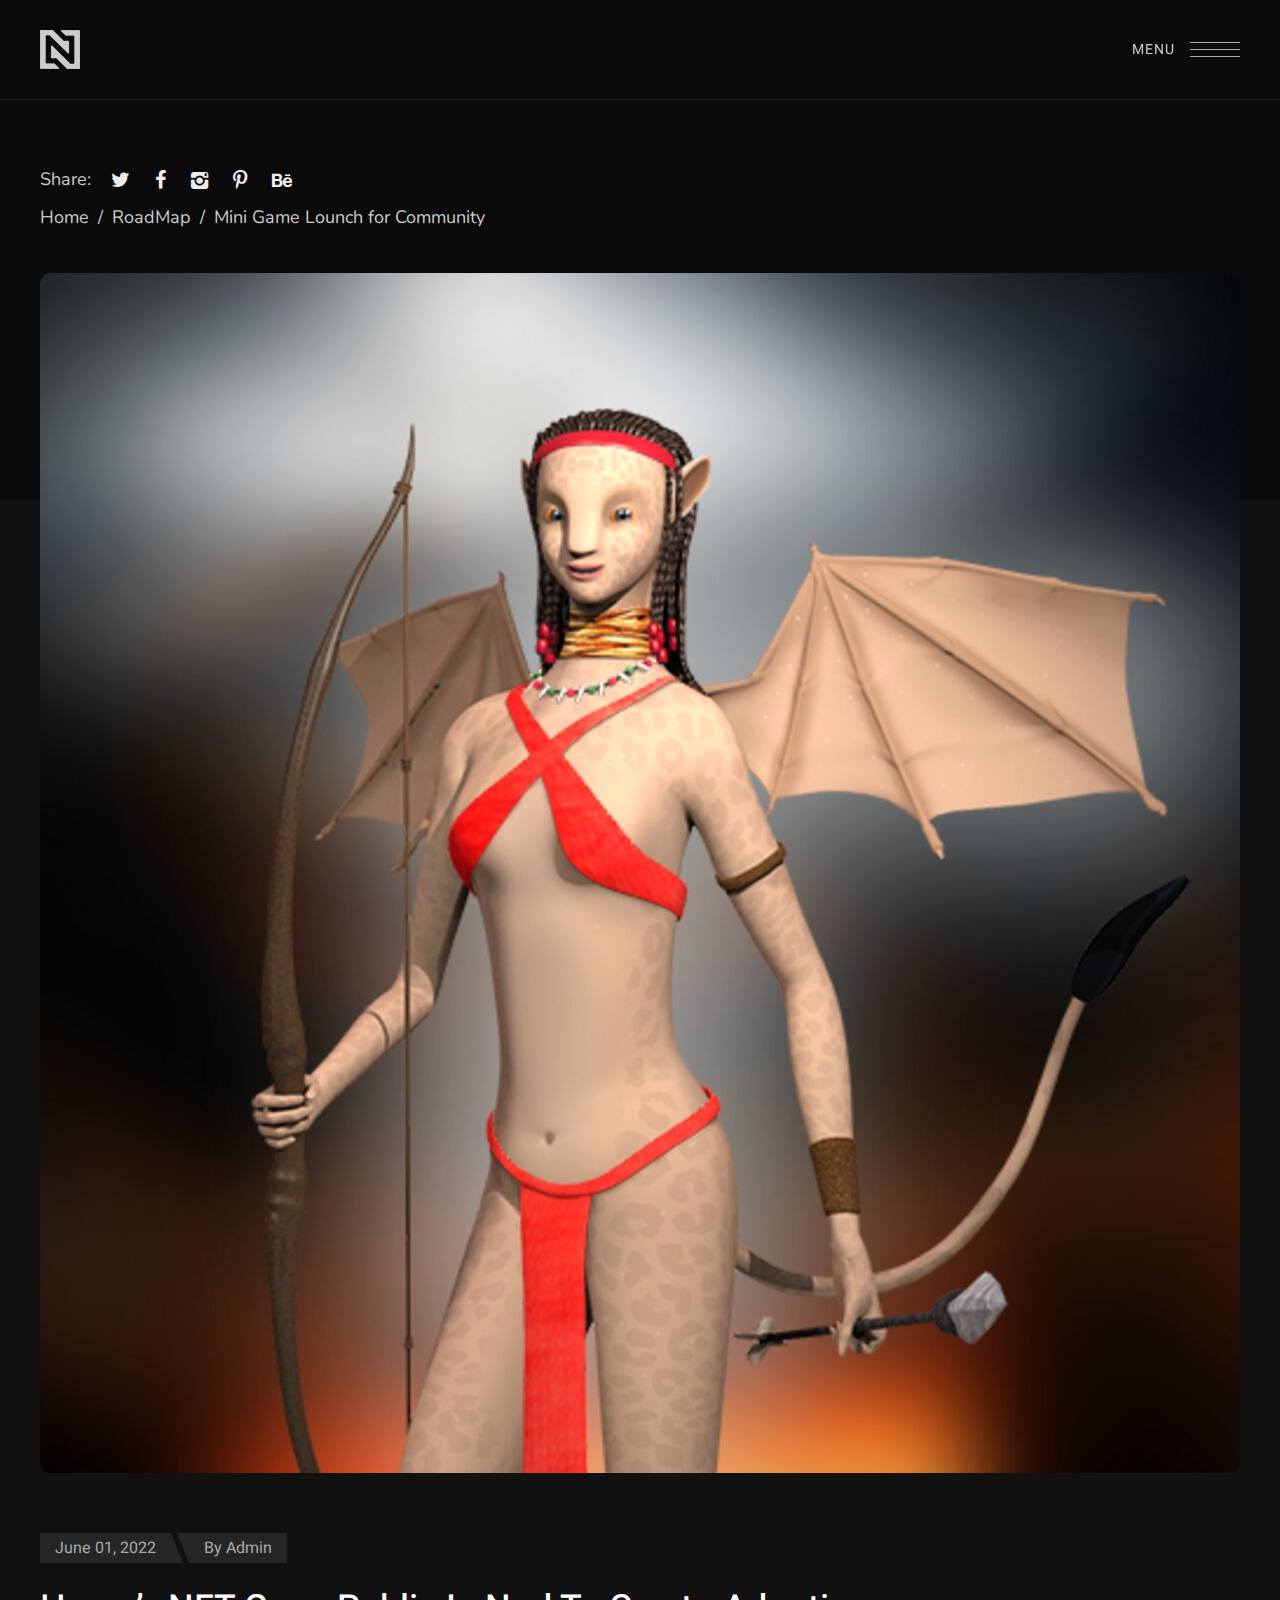
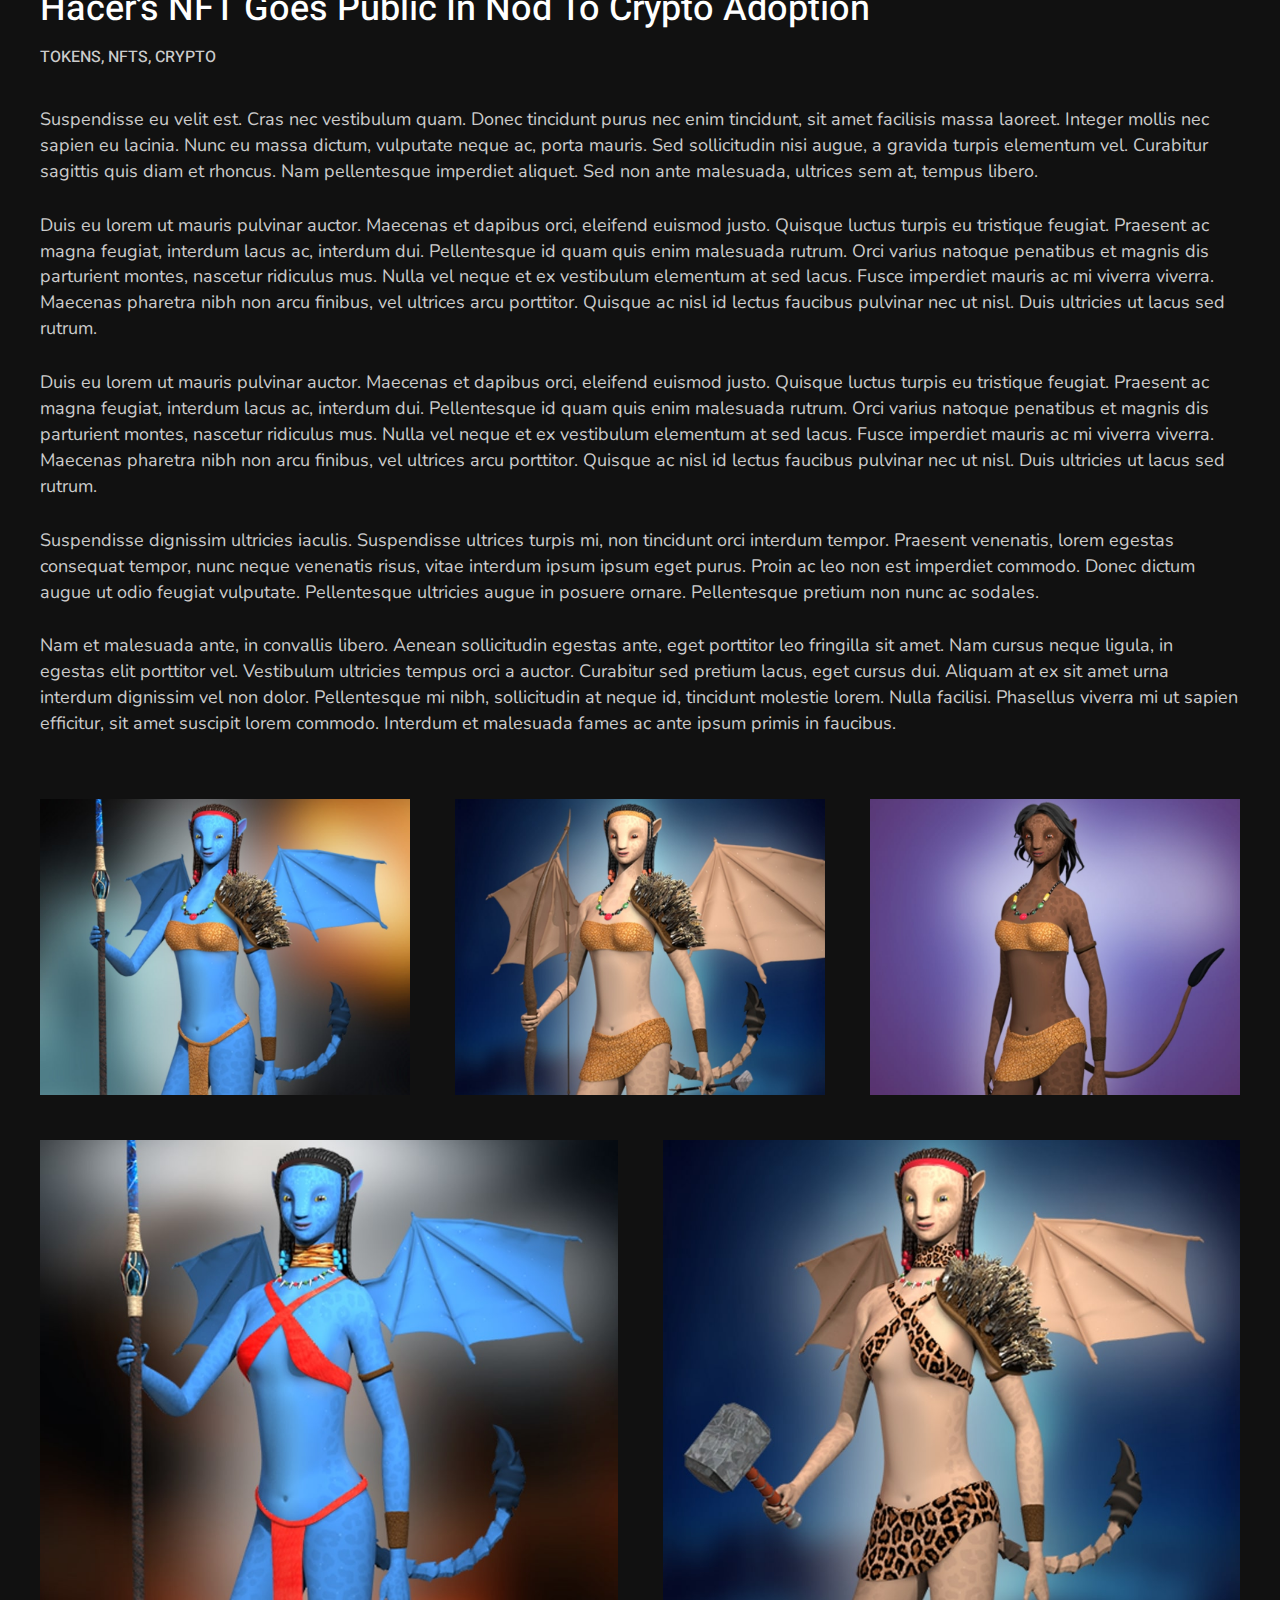
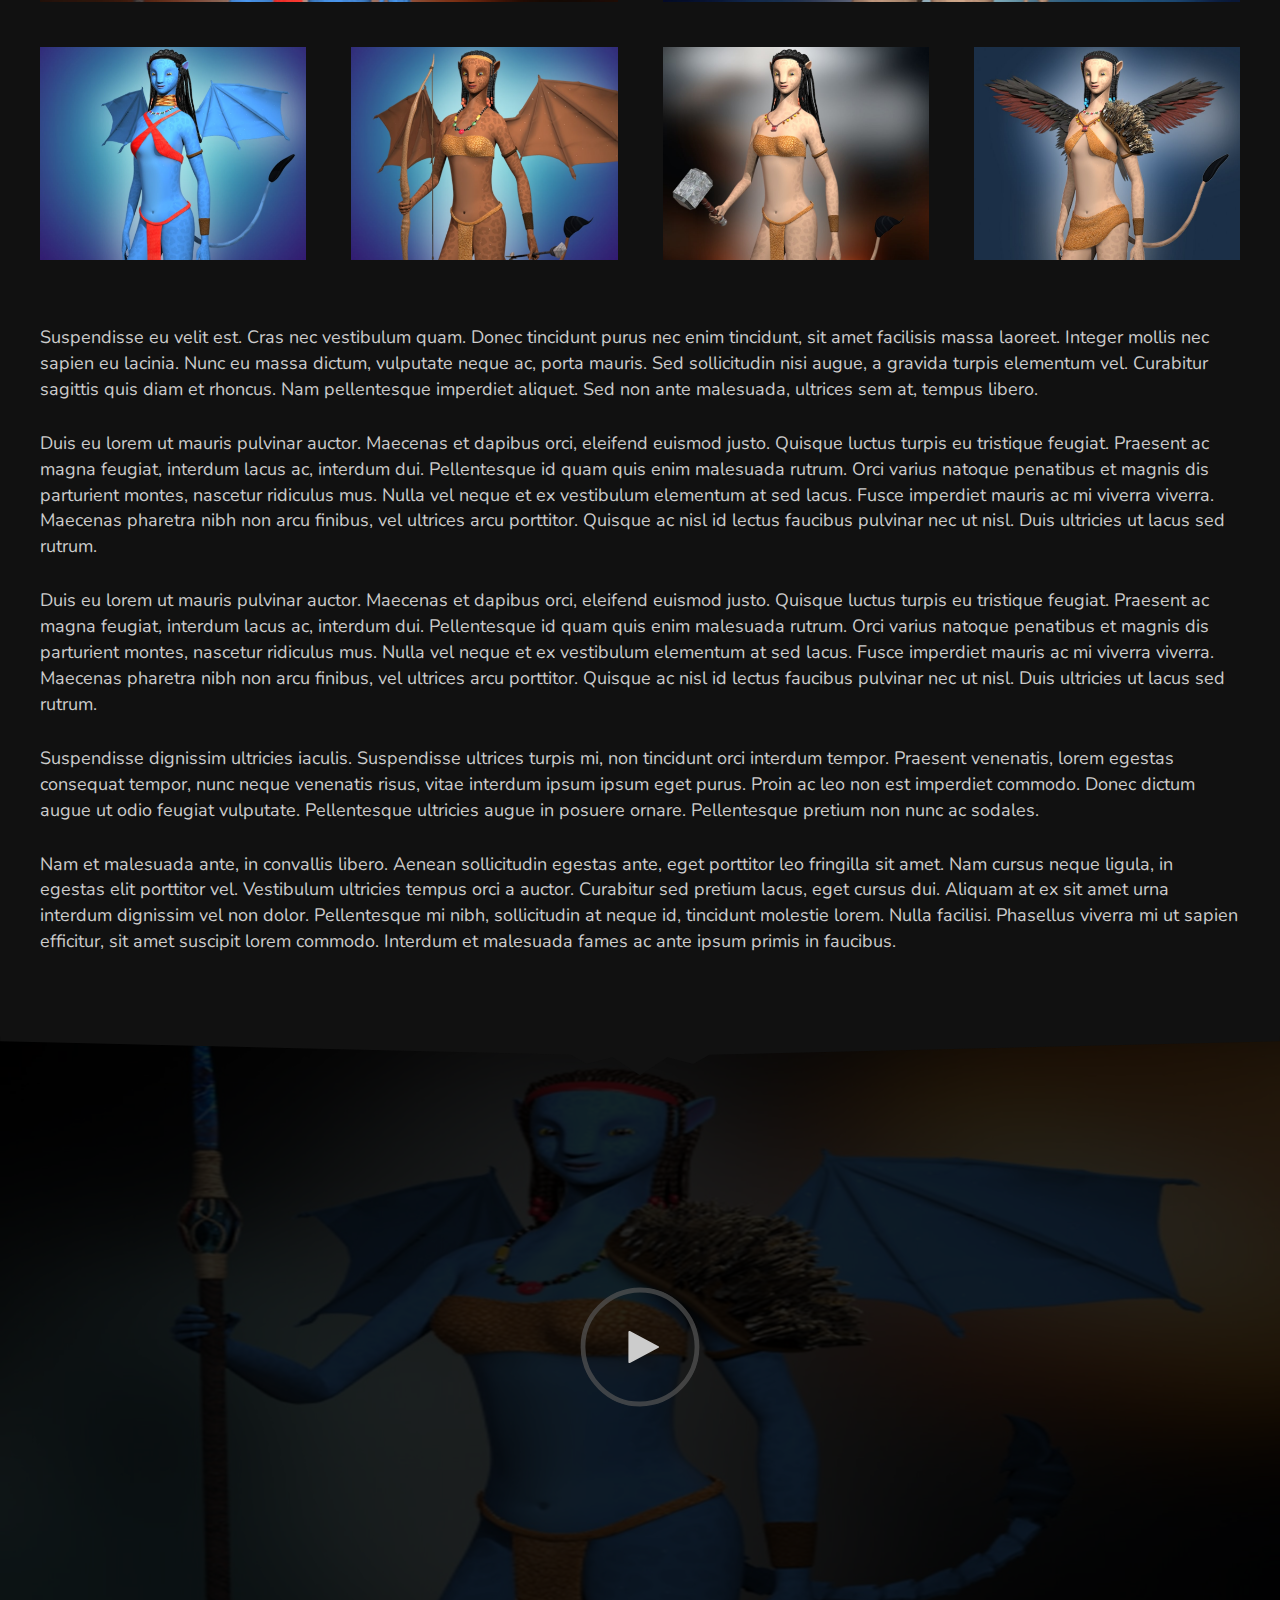
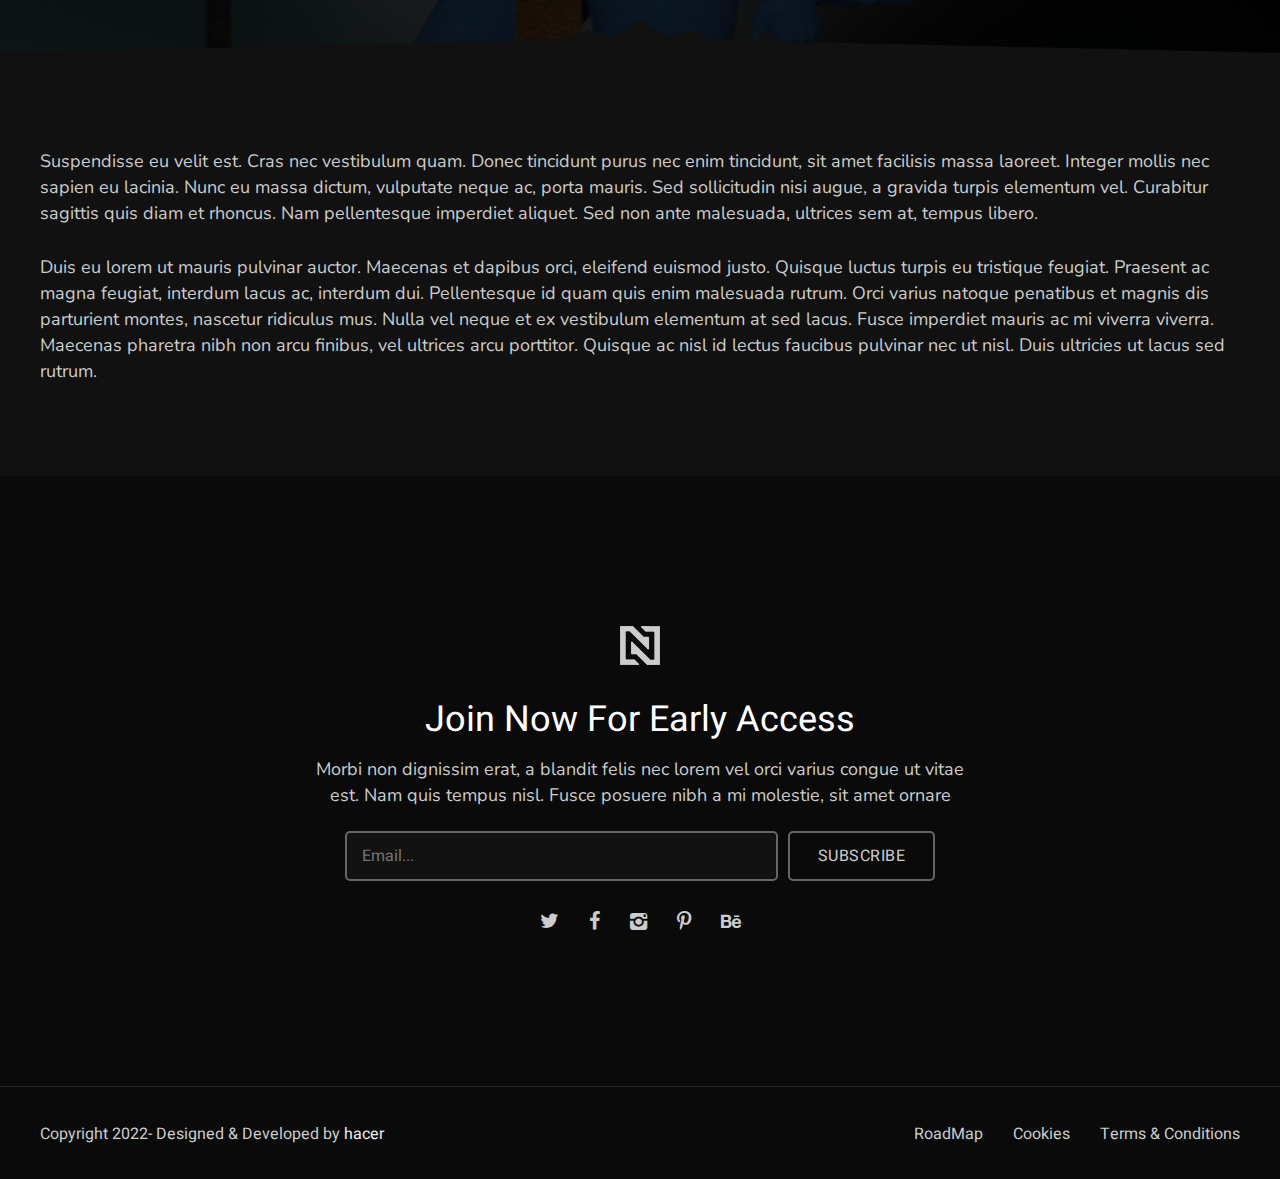
<file: roadmap-single.html>
<!DOCTYPE html>
<!--[if lt IE 7]><html class="ie ie6" lang="en"> <![endif]-->
<!--[if IE 7]><html class="ie ie7" lang="en"> <![endif]-->
<!--[if IE 8]><html class="ie ie8" lang="en"> <![endif]-->
<!--[if (gte IE 9)|!(IE)]><!-->
<html lang="en">
  <!--<![endif]-->

  <head>
    <meta http-equiv="Content-Type" content="text/html; charset=utf-8" />

    <meta name="description" content="Hacer" />
    <meta name="author" content="hacer" />

    <meta
      name="viewport"
      content="width=device-width, initial-scale=1, maximum-scale=1"
    />

    <title>Hacer | Roadmap Single</title>

    <!-- Google Fonts -->
    <link rel="preconnect" href="https://fonts.googleapis.com" />
    <link rel="preconnect" href="https://fonts.gstatic.com" crossorigin />
    <link
      href="https://fonts.googleapis.com/css2?family=Heebo:wght@100;200;300;400;500;600;700;800;900&family=Nunito:ital,wght@0,200;0,300;0,400;0,500;0,600;0,700;0,800;0,900;1,200;1,300;1,400;1,500;1,600;1,700;1,800;1,900&display=swap"
      rel="stylesheet"
    />
    <!-- !Google Fonts -->

    <!-- Styles -->
    <link type="text/css" rel="stylesheet" href="css/plugins.css" />
    <link type="text/css" rel="stylesheet" href="css/style.css?ver=1.1" />
    <!--[if lt IE 9]>
      <script type="text/javascript" src="js/modernizr.custom.js"></script>
    <![endif]-->
    <!-- !Styles -->
  </head>

  <body>
    <!-- Main -->
    <div class="hacer_fn_main" data-footer-sticky="">
      <!-- Product Modal -->
      <div class="hacer_fn_modal product_modal">
        <div class="modal_in">
          <div class="modal_closer">
            <a href="https://www.hacer.store/">
              <img src="svg/cancel.svg" alt="" class="fn__svg" />
            </a>
          </div>
          <div class="modal_content">
            <div class="hacer_fn_product_modal">
              <div class="img_item">
                <!-- here comes product's image -->
              </div>
              <div class="content_item">
                <div class="hacer_fn_title" data-align="left">
                  <h3 class="fn_title"><!-- here comes product's title --></h3>
                  <div class="line"><span></span></div>
                </div>

                <div class="desc">
                  <p><!-- here comes product's description --></p>
                </div>

                <div class="buttons">
                  <a
                    href="https://opensea.io/"
                    target="_blank"
                    class="hacer_fn_button opensea"
                  >
                    <span class="icon"
                      ><img src="svg/opensea.svg" alt="" class="fn__svg"
                    /></span>
                    <span class="text">View on OpenSea</span>
                  </a>
                  <a
                    href="https://discord.com/invite/PaPbA5egf7"
                    target="_blank"
                    class="hacer_fn_button discord"
                  >
                    <span class="icon"
                      ><img src="svg/discord.svg" alt="" class="fn__svg"
                    /></span>
                    <span class="text">View on Discord</span>
                  </a>
                </div>
              </div>
            </div>
          </div>
        </div>
      </div>
      <!-- !Product Modal -->

      <!-- Right Navigation -->
      <div class="nav_overlay"></div>
      <div class="hacer_fn_nav">
        <div class="trigger is-active">
          <div class="trigger_in">
            <span class="text">Close</span>
            <span class="hamb">
              <span class="hamb_a"></span>
              <span class="hamb_b"></span>
              <span class="hamb_c"></span>
            </span>
          </div>
        </div>
        <div class="nav_content">
          <div class="nav_menu">
            <ul>
              <li class="menu-item menu-item-has-children">
                <a href="index.html">Home</a>
                <ul class="sub-menu">
                  <li><a href="index.html">Home Static</a></li>
                  <li><a href="index-kenburns.html">Full Kenburns</a></li>
                  <li><a href="index-half-kenburns.html">Half Kenburns</a></li>
                  <li><a href="index-half-slider.html">Half Slider</a></li>
                </ul>
              </li>
              <li class="menu-item"><a href="about.html">About</a></li>
              <li class="menu-item">
                <a href="collection.html">Collection</a>
              </li>
              <li class="menu-item"><a href="blog.html">Blog</a></li>
              <li class="menu-item"><a href="contact.html">Contact</a></li>
            </ul>
          </div>
          <div class="nav_buttons">
            <a
              href="https://opensea.io/"
              class="hacer_fn_button"
              target="_blank"
            >
              <span class="icon"
                ><img src="svg/opensea.svg" alt="" class="fn__svg"
              /></span>
              <span class="text">OpenSea</span>
            </a>
            <a
              href="https://discord.com/invite/PaPbA5egf7"
              class="hacer_fn_button"
              target="_blank"
            >
              <span class="icon"
                ><img src="svg/discord.svg" alt="" class="fn__svg"
              /></span>
              <span class="text">Discord</span>
            </a>
          </div>
        </div>

        <!-- Nav Footer -->
        <div class="nav_footer">
          <div class="nf_left">
            <p>
              Copyright 2022- Designed &amp; Developed by
              <a href="https://www.hacer.store/" target="_blank">hacer</a>
            </p>
          </div>
          <div class="nf_right">
            <div class="hacer_fn_social_list">
              <ul>
                <li>
                  <a href="https://www.hacer.store/"
                    ><i class="fn-icon-twitter"></i
                  ></a>
                </li>
                <li>
                  <a href="https://www.hacer.store/"
                    ><i class="fn-icon-facebook"></i
                  ></a>
                </li>
                <li>
                  <a href="https://www.hacer.store/"
                    ><i class="fn-icon-instagram"></i
                  ></a>
                </li>
                <li>
                  <a href="https://www.hacer.store/"
                    ><i class="fn-icon-pinterest"></i
                  ></a>
                </li>
                <li>
                  <a href="https://www.hacer.store/"
                    ><i class="fn-icon-behance"></i
                  ></a>
                </li>
              </ul>
            </div>
          </div>
        </div>
        <!-- !Nav Footer -->
      </div>
      <!-- !Right Navigation -->

      <!-- Header -->
      <header class="hacer_fn_header">
        <div class="container">
          <div class="header_in">
            <div class="logo">
              <a href="index.html"><img src="img/logo.png" alt="" /></a>
            </div>

            <div class="trigger">
              <div class="trigger_in">
                <span class="text">Menu</span>
                <span class="hamb">
                  <span class="hamb_a"></span>
                  <span class="hamb_b"></span>
                  <span class="hamb_c"></span>
                </span>
              </div>
            </div>
          </div>
        </div>
      </header>
      <!-- !Header -->

      <!-- Content -->
      <div class="hacer_fn_content">
        <!-- Roadmap Single Page -->
        <div class="hacer_fn_roadmap hacer_fn_single">
          <!-- Single Background -->
          <div class="single_bg"></div>
          <!-- !Single Background -->

          <!-- Single Content -->
          <div class="single_content">
            <div class="container" id="roadmap-single-content">
              <div class="hacer_fn_share">
                <h5 class="label">Share:</h5>
                <ul>
                  <li>
                    <a href="https://www.hacer.store/"
                      ><i class="fn-icon-twitter"></i
                    ></a>
                  </li>
                  <li>
                    <a href="https://www.hacer.store/"
                      ><i class="fn-icon-facebook"></i
                    ></a>
                  </li>
                  <li>
                    <a href="https://www.hacer.store/"
                      ><i class="fn-icon-instagram"></i
                    ></a>
                  </li>
                  <li>
                    <a href="https://www.hacer.store/"
                      ><i class="fn-icon-pinterest"></i
                    ></a>
                  </li>
                  <li>
                    <a href="https://www.hacer.store/"
                      ><i class="fn-icon-behance"></i
                    ></a>
                  </li>
                </ul>
              </div>

              <div class="hacer_fn_breadcrumbs">
                <p>
                  <a href="index.html">Home</a>
                  <span class="separator">/</span>
                  <a href="roadmap.html">RoadMap</a>
                  <span class="separator">/</span>
                  <span class="current">Mini Game Lounch for Community</span>
                </p>
              </div>

              <div class="single_img">
                <img src="img/blog/single.jpg" alt="" />
              </div>

              <!-- Mini Items  -->
              <div class="hacer_fn_minis">
                <div class="m_item">
                  <a href="https://www.hacer.store/">June 01, 2022</a>
                </div>
                <div class="m_item">
                  <span>By <a href="https://www.hacer.store/">Admin</a></span>
                </div>
              </div>
              <!-- !Mini Items  -->

              <!-- Single Title -->
              <div class="single_title">
                <h2 class="fn_title">
                  Hacer’s NFT Goes Public In Nod To Crypto Adoption
                </h2>
                <div class="categories">
                  <a href="https://www.hacer.store/">Tokens</a>,
                  <a href="https://www.hacer.store/">NFTs</a>,
                  <a href="https://www.hacer.store/">Crypto</a>
                </div>
              </div>
              <!-- !Single Title -->

              <!-- Single Description -->
              <div class="single_desc">
                <p>
                  Suspendisse eu velit est. Cras nec vestibulum quam. Donec
                  tincidunt purus nec enim tincidunt, sit amet facilisis massa
                  laoreet. Integer mollis nec sapien eu lacinia. Nunc eu massa
                  dictum, vulputate neque ac, porta mauris. Sed sollicitudin
                  nisi augue, a gravida turpis elementum vel. Curabitur sagittis
                  quis diam et rhoncus. Nam pellentesque imperdiet aliquet. Sed
                  non ante malesuada, ultrices sem at, tempus libero.
                </p>
                <p>
                  Duis eu lorem ut mauris pulvinar auctor. Maecenas et dapibus
                  orci, eleifend euismod justo. Quisque luctus turpis eu
                  tristique feugiat. Praesent ac magna feugiat, interdum lacus
                  ac, interdum dui. Pellentesque id quam quis enim malesuada
                  rutrum. Orci varius natoque penatibus et magnis dis parturient
                  montes, nascetur ridiculus mus. Nulla vel neque et ex
                  vestibulum elementum at sed lacus. Fusce imperdiet mauris ac
                  mi viverra viverra. Maecenas pharetra nibh non arcu finibus,
                  vel ultrices arcu porttitor. Quisque ac nisl id lectus
                  faucibus pulvinar nec ut nisl. Duis ultricies ut lacus sed
                  rutrum.
                </p>
                <p>
                  Duis eu lorem ut mauris pulvinar auctor. Maecenas et dapibus
                  orci, eleifend euismod justo. Quisque luctus turpis eu
                  tristique feugiat. Praesent ac magna feugiat, interdum lacus
                  ac, interdum dui. Pellentesque id quam quis enim malesuada
                  rutrum. Orci varius natoque penatibus et magnis dis parturient
                  montes, nascetur ridiculus mus. Nulla vel neque et ex
                  vestibulum elementum at sed lacus. Fusce imperdiet mauris ac
                  mi viverra viverra. Maecenas pharetra nibh non arcu finibus,
                  vel ultrices arcu porttitor. Quisque ac nisl id lectus
                  faucibus pulvinar nec ut nisl. Duis ultricies ut lacus sed
                  rutrum.
                </p>
                <p>
                  Suspendisse dignissim ultricies iaculis. Suspendisse ultrices
                  turpis mi, non tincidunt orci interdum tempor. Praesent
                  venenatis, lorem egestas consequat tempor, nunc neque
                  venenatis risus, vitae interdum ipsum ipsum eget purus. Proin
                  ac leo non est imperdiet commodo. Donec dictum augue ut odio
                  feugiat vulputate. Pellentesque ultricies augue in posuere
                  ornare. Pellentesque pretium non nunc ac sodales.
                </p>
                <p>
                  Nam et malesuada ante, in convallis libero. Aenean
                  sollicitudin egestas ante, eget porttitor leo fringilla sit
                  amet. Nam cursus neque ligula, in egestas elit porttitor vel.
                  Vestibulum ultricies tempus orci a auctor. Curabitur sed
                  pretium lacus, eget cursus dui. Aliquam at ex sit amet urna
                  interdum dignissim vel non dolor. Pellentesque mi nibh,
                  sollicitudin at neque id, tincidunt molestie lorem. Nulla
                  facilisi. Phasellus viverra mi ut sapien efficitur, sit amet
                  suscipit lorem commodo. Interdum et malesuada fames ac ante
                  ipsum primis in faucibus.
                </p>
              </div>
              <!-- !Single Description -->

              <!-- Mosaic Gallery -->
              <div class="hacer_fn_mosaic">
                <ul>
                  <li>
                    <div class="item" data-bg-img="img/drops/1.jpg">
                      <img src="img/thumbs/1-1.jpg" alt="" />
                    </div>
                  </li>
                  <li>
                    <div class="item" data-bg-img="img/drops/2.jpg">
                      <img src="img/thumbs/1-1.jpg" alt="" />
                    </div>
                  </li>
                  <li>
                    <div class="item" data-bg-img="img/drops/3.jpg">
                      <img src="img/thumbs/1-1.jpg" alt="" />
                    </div>
                  </li>
                  <li>
                    <div class="item" data-bg-img="img/drops/4.jpg">
                      <img src="img/thumbs/1-1.jpg" alt="" />
                    </div>
                  </li>
                  <li>
                    <div class="item" data-bg-img="img/drops/5.jpg">
                      <img src="img/thumbs/1-1.jpg" alt="" />
                    </div>
                  </li>
                  <li>
                    <div class="item" data-bg-img="img/drops/6.jpg">
                      <img src="img/thumbs/1-1.jpg" alt="" />
                    </div>
                  </li>
                  <li>
                    <div class="item" data-bg-img="img/drops/7.jpg">
                      <img src="img/thumbs/1-1.jpg" alt="" />
                    </div>
                  </li>
                  <li>
                    <div class="item" data-bg-img="img/drops/8.jpg">
                      <img src="img/thumbs/1-1.jpg" alt="" />
                    </div>
                  </li>
                  <li>
                    <div class="item" data-bg-img="img/drops/9.jpg">
                      <img src="img/thumbs/1-1.jpg" alt="" />
                    </div>
                  </li>
                </ul>
              </div>
              <!-- !Mosaic Gallery -->

              <!-- Single Description -->
              <div class="single_desc">
                <p>
                  Suspendisse eu velit est. Cras nec vestibulum quam. Donec
                  tincidunt purus nec enim tincidunt, sit amet facilisis massa
                  laoreet. Integer mollis nec sapien eu lacinia. Nunc eu massa
                  dictum, vulputate neque ac, porta mauris. Sed sollicitudin
                  nisi augue, a gravida turpis elementum vel. Curabitur sagittis
                  quis diam et rhoncus. Nam pellentesque imperdiet aliquet. Sed
                  non ante malesuada, ultrices sem at, tempus libero.
                </p>
                <p>
                  Duis eu lorem ut mauris pulvinar auctor. Maecenas et dapibus
                  orci, eleifend euismod justo. Quisque luctus turpis eu
                  tristique feugiat. Praesent ac magna feugiat, interdum lacus
                  ac, interdum dui. Pellentesque id quam quis enim malesuada
                  rutrum. Orci varius natoque penatibus et magnis dis parturient
                  montes, nascetur ridiculus mus. Nulla vel neque et ex
                  vestibulum elementum at sed lacus. Fusce imperdiet mauris ac
                  mi viverra viverra. Maecenas pharetra nibh non arcu finibus,
                  vel ultrices arcu porttitor. Quisque ac nisl id lectus
                  faucibus pulvinar nec ut nisl. Duis ultricies ut lacus sed
                  rutrum.
                </p>
                <p>
                  Duis eu lorem ut mauris pulvinar auctor. Maecenas et dapibus
                  orci, eleifend euismod justo. Quisque luctus turpis eu
                  tristique feugiat. Praesent ac magna feugiat, interdum lacus
                  ac, interdum dui. Pellentesque id quam quis enim malesuada
                  rutrum. Orci varius natoque penatibus et magnis dis parturient
                  montes, nascetur ridiculus mus. Nulla vel neque et ex
                  vestibulum elementum at sed lacus. Fusce imperdiet mauris ac
                  mi viverra viverra. Maecenas pharetra nibh non arcu finibus,
                  vel ultrices arcu porttitor. Quisque ac nisl id lectus
                  faucibus pulvinar nec ut nisl. Duis ultricies ut lacus sed
                  rutrum.
                </p>
                <p>
                  Suspendisse dignissim ultricies iaculis. Suspendisse ultrices
                  turpis mi, non tincidunt orci interdum tempor. Praesent
                  venenatis, lorem egestas consequat tempor, nunc neque
                  venenatis risus, vitae interdum ipsum ipsum eget purus. Proin
                  ac leo non est imperdiet commodo. Donec dictum augue ut odio
                  feugiat vulputate. Pellentesque ultricies augue in posuere
                  ornare. Pellentesque pretium non nunc ac sodales.
                </p>
                <p>
                  Nam et malesuada ante, in convallis libero. Aenean
                  sollicitudin egestas ante, eget porttitor leo fringilla sit
                  amet. Nam cursus neque ligula, in egestas elit porttitor vel.
                  Vestibulum ultricies tempus orci a auctor. Curabitur sed
                  pretium lacus, eget cursus dui. Aliquam at ex sit amet urna
                  interdum dignissim vel non dolor. Pellentesque mi nibh,
                  sollicitudin at neque id, tincidunt molestie lorem. Nulla
                  facilisi. Phasellus viverra mi ut sapien efficitur, sit amet
                  suscipit lorem commodo. Interdum et malesuada fames ac ante
                  ipsum primis in faucibus.
                </p>
              </div>
              <!-- !Single Description -->
            </div>

            <!-- Video Section -->
            <section id="video">
              <!-- Dividers -->
              <img
                src="svg/divider.svg"
                alt=""
                class="fn__svg fn__divider top_divider"
              />
              <img
                src="svg/divider.svg"
                alt=""
                class="fn__svg fn__divider bottom_divider"
              />
              <!-- !Dividers -->

              <!-- Video Shortcode -->
              <div class="hacer_fn_video">
                <div class="bg_overlay">
                  <div class="bg_image" data-bg-img="img/hero/bg.jpg"></div>
                  <div class="bg_color"></div>
                </div>
                <div class="v_content">
                  <a class="popup-youtube" href="https://www.youtube.com/">
                    <img src="svg/play.svg" alt="" class="fn__svg" />
                  </a>
                </div>
              </div>
              <!-- !Video Shortcode -->
            </section>
            <!-- !Video Section -->

            <!-- Single Description -->
            <div class="single_desc" id="roadmap-desc">
              <div class="container">
                <p>
                  Suspendisse eu velit est. Cras nec vestibulum quam. Donec
                  tincidunt purus nec enim tincidunt, sit amet facilisis massa
                  laoreet. Integer mollis nec sapien eu lacinia. Nunc eu massa
                  dictum, vulputate neque ac, porta mauris. Sed sollicitudin
                  nisi augue, a gravida turpis elementum vel. Curabitur sagittis
                  quis diam et rhoncus. Nam pellentesque imperdiet aliquet. Sed
                  non ante malesuada, ultrices sem at, tempus libero.
                </p>
                <p>
                  Duis eu lorem ut mauris pulvinar auctor. Maecenas et dapibus
                  orci, eleifend euismod justo. Quisque luctus turpis eu
                  tristique feugiat. Praesent ac magna feugiat, interdum lacus
                  ac, interdum dui. Pellentesque id quam quis enim malesuada
                  rutrum. Orci varius natoque penatibus et magnis dis parturient
                  montes, nascetur ridiculus mus. Nulla vel neque et ex
                  vestibulum elementum at sed lacus. Fusce imperdiet mauris ac
                  mi viverra viverra. Maecenas pharetra nibh non arcu finibus,
                  vel ultrices arcu porttitor. Quisque ac nisl id lectus
                  faucibus pulvinar nec ut nisl. Duis ultricies ut lacus sed
                  rutrum.
                </p>
              </div>
            </div>
            <!-- !Single Description -->
          </div>
          <!-- !Single Content -->
        </div>
        <!-- !Roadmap Single Page -->
      </div>
      <!-- Content -->

      <!-- Footer -->
      <footer id="footer">
        <div class="hacer_fn_footer">
          <!-- Footer Top -->
          <div class="footer_top">
            <div class="container">
              <div class="ft_in">
                <div class="desc">
                  <div class="img">
                    <img src="img/footer-logo.png" alt="" />
                  </div>
                  <h3 class="fn_title">Join Now For Early Access</h3>
                  <p class="fn_desc">
                    Morbi non dignissim erat, a blandit felis nec lorem vel orci
                    varius congue ut vitae est. Nam quis tempus nisl. Fusce
                    posuere nibh a mi molestie, sit amet ornare
                  </p>
                </div>

                <div class="subscribe_form">
                  <div class="subscribe_in">
                    <input type="text" placeholder="Email..." />
                    <a
                      href="https://www.hacer.store/"
                      class="hacer_fn_button only_text"
                    >
                      <span class="text">Subscribe</span>
                    </a>
                  </div>
                  <div
                    class="returnmessage"
                    data-success="Your message has been received, We will contact you soon."
                    data-message="You have subscribed to our updates. Thank you"
                    data-invalid-email="Please enter valid email!"
                  ></div>
                  <div class="empty_notice">
                    <span>Please enter your Email</span>
                  </div>
                </div>

                <div class="hacer_fn_social_list">
                  <ul>
                    <li>
                      <a href="https://www.hacer.store/"
                        ><i class="fn-icon-twitter"></i
                      ></a>
                    </li>
                    <li>
                      <a href="https://www.hacer.store/"
                        ><i class="fn-icon-facebook"></i
                      ></a>
                    </li>
                    <li>
                      <a href="https://www.hacer.store/"
                        ><i class="fn-icon-instagram"></i
                      ></a>
                    </li>
                    <li>
                      <a href="https://www.hacer.store/"
                        ><i class="fn-icon-pinterest"></i
                      ></a>
                    </li>
                    <li>
                      <a href="https://www.hacer.store/"
                        ><i class="fn-icon-behance"></i
                      ></a>
                    </li>
                  </ul>
                </div>
              </div>
            </div>
          </div>
          <!-- !Footer Top -->

          <!-- Footer Bottom -->
          <div class="footer_bottom">
            <div class="container">
              <div class="fb_in">
                <div class="fb_left">
                  <p>
                    Copyright 2022- Designed &amp; Developed by
                    <a href="https://www.hacer.store/" target="_blank">hacer</a>
                  </p>
                </div>

                <div class="fb_right">
                  <ul>
                    <li><a href="roadmap.html">RoadMap</a></li>
                    <li><a href="https://www.hacer.store/">Cookies</a></li>
                    <li>
                      <a href="https://www.hacer.store/"
                        >Terms &amp; Conditions</a
                      >
                    </li>
                  </ul>
                </div>
              </div>
            </div>
          </div>
          <!-- !Footer Bottom -->
        </div>
      </footer>
      <!-- !Footer -->

      <!-- Totop -->
      <a href="https://www.hacer.store/" class="hacer_fn_totop">
        <span class="arrow"
          ><img src="svg/right-arr.svg" alt="" class="fn__svg"
        /></span>
        <span class="circle"
          ><img src="svg/circle.svg" alt="" class="fn__svg"
        /></span>
      </a>
      <!-- !Totop -->
    </div>
    <!-- !Main -->

    <!-- Scripts -->
    <script type="text/javascript" src="js/jquery.js"></script>
    <script type="text/javascript" src="js/plugins.js"></script>
    <!--[if lt IE 10]>
      <script type="text/javascript" src="js/ie8.js"></script>
    <![endif]-->
    <script type="text/javascript" src="js/init.js?ver=1.1"></script>
    <!-- !Scripts -->
  </body>
</html>
</file>
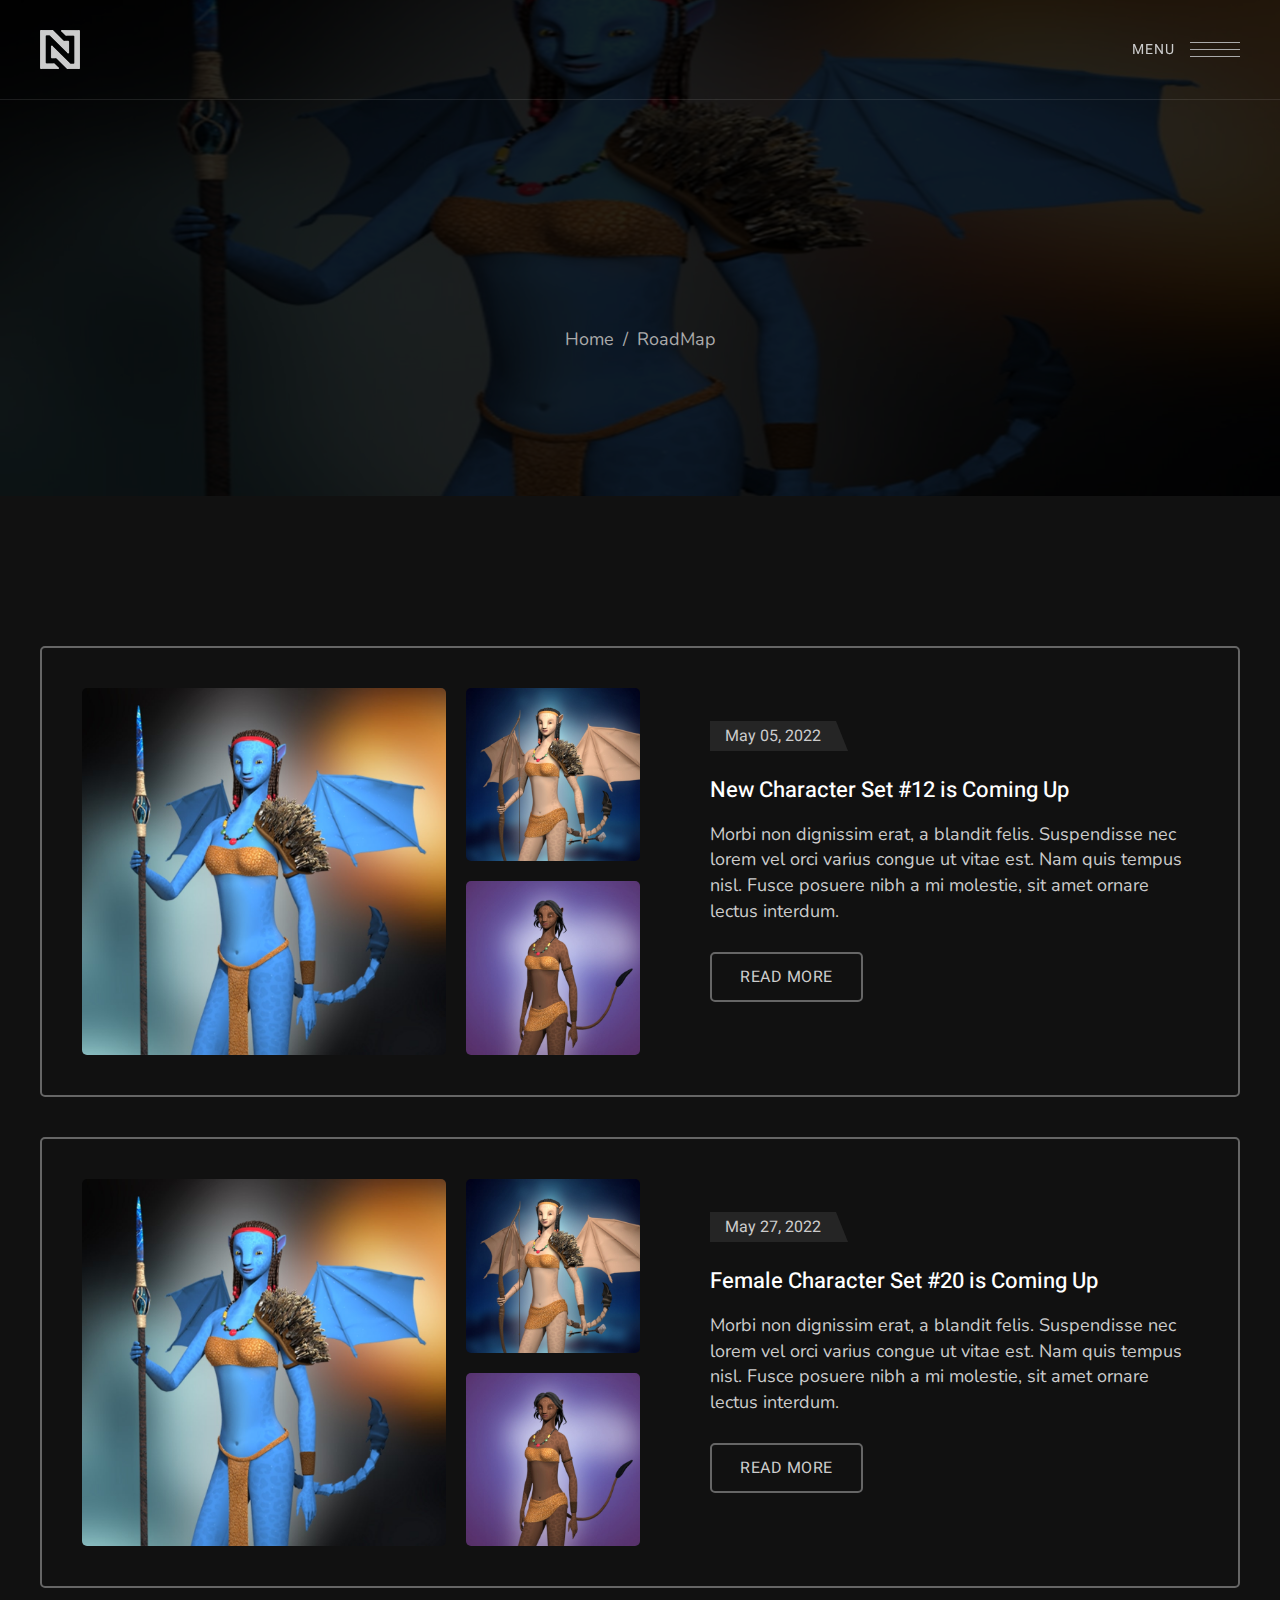
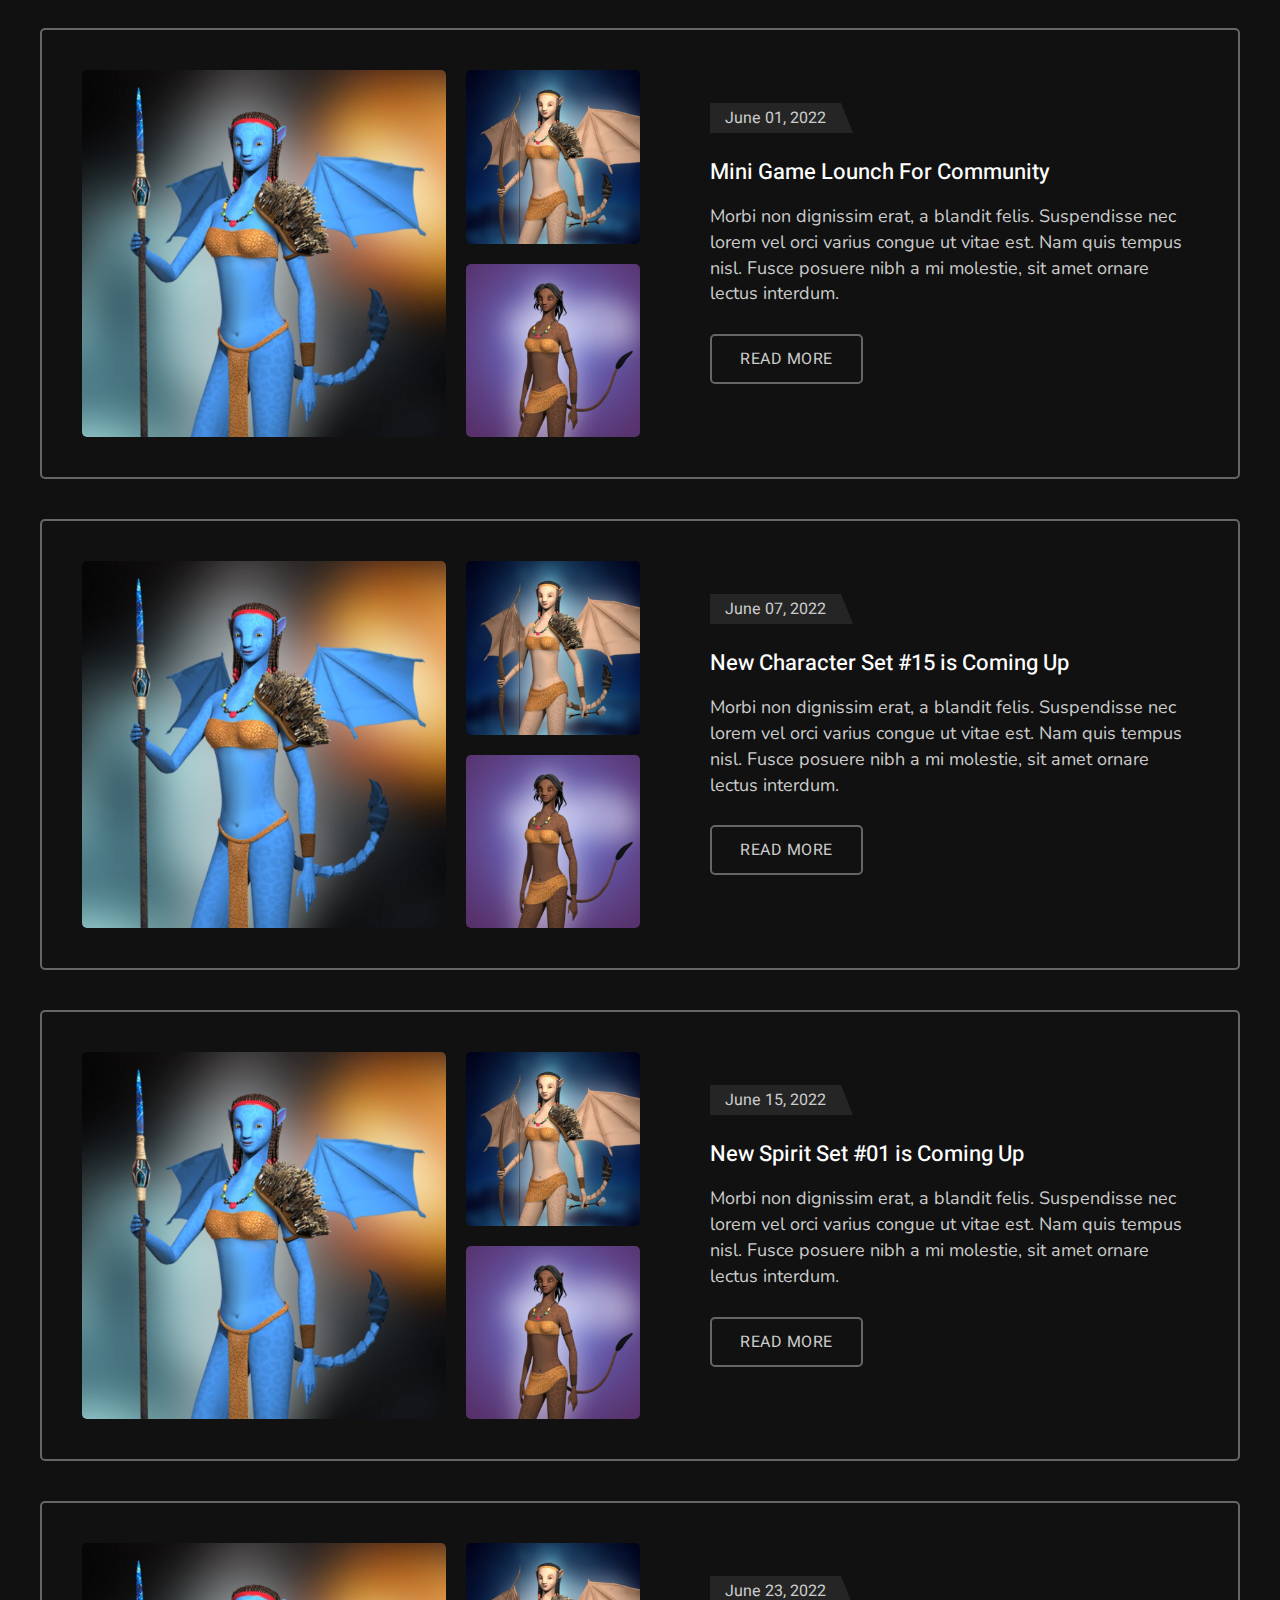
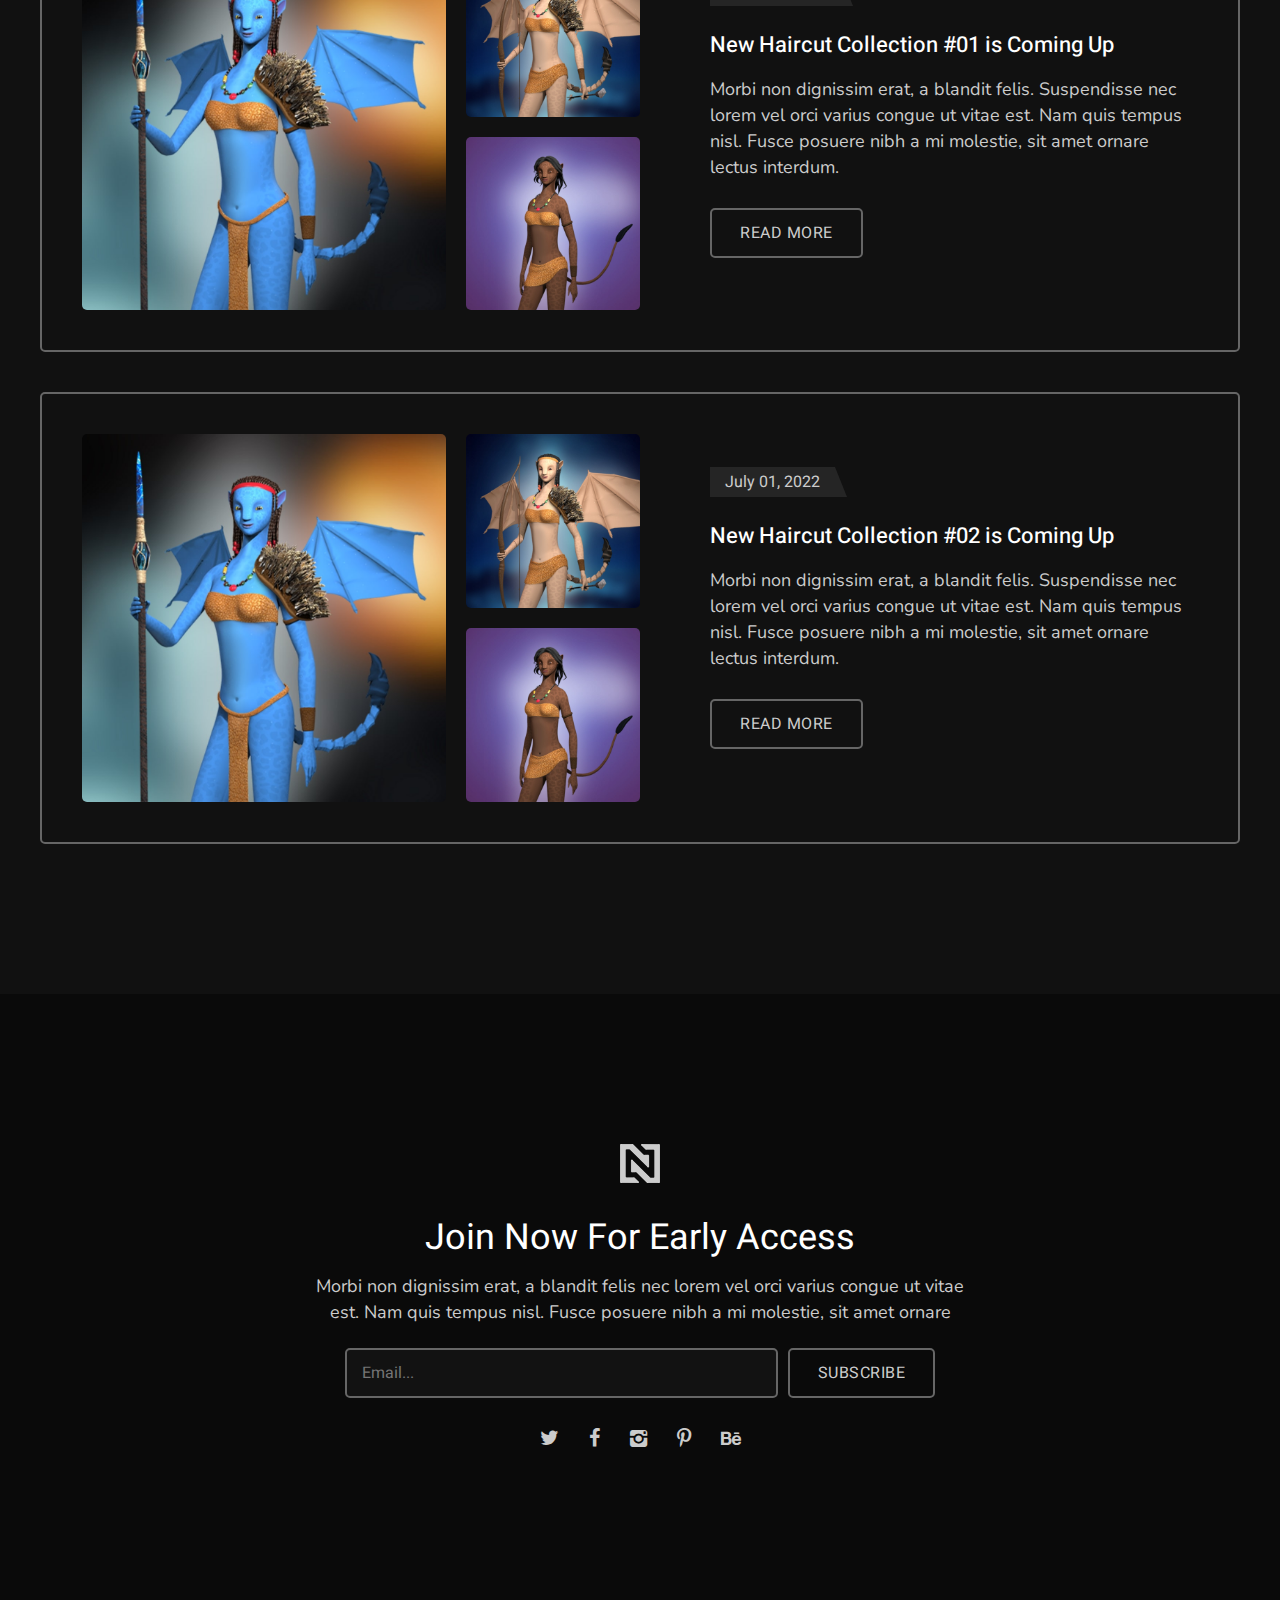
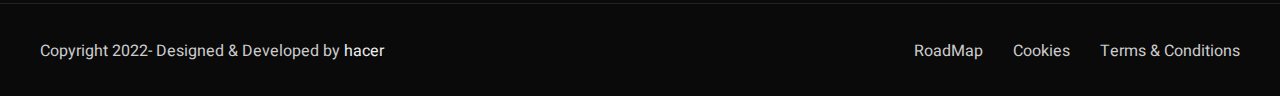
<file: roadmap.html>
<!DOCTYPE html>
<!--[if lt IE 7]><html class="ie ie6" lang="en"> <![endif]-->
<!--[if IE 7]><html class="ie ie7" lang="en"> <![endif]-->
<!--[if IE 8]><html class="ie ie8" lang="en"> <![endif]-->
<!--[if (gte IE 9)|!(IE)]><!-->
<html lang="en">
  <!--<![endif]-->

  <head>
    <meta http-equiv="Content-Type" content="text/html; charset=utf-8" />

    <meta name="description" content="Hacer" />
    <meta name="author" content="hacer" />

    <meta
      name="viewport"
      content="width=device-width, initial-scale=1, maximum-scale=1"
    />

    <title>Hacer | Roadmap</title>

    <!-- Google Fonts -->
    <link rel="preconnect" href="https://fonts.googleapis.com" />
    <link rel="preconnect" href="https://fonts.gstatic.com" crossorigin />
    <link
      href="https://fonts.googleapis.com/css2?family=Heebo:wght@100;200;300;400;500;600;700;800;900&family=Nunito:ital,wght@0,200;0,300;0,400;0,500;0,600;0,700;0,800;0,900;1,200;1,300;1,400;1,500;1,600;1,700;1,800;1,900&display=swap"
      rel="stylesheet"
    />
    <!-- !Google Fonts -->

    <!-- Styles -->
    <link type="text/css" rel="stylesheet" href="css/plugins.css" />
    <link type="text/css" rel="stylesheet" href="css/style.css?ver=1.1" />
    <!--[if lt IE 9]>
      <script type="text/javascript" src="js/modernizr.custom.js"></script>
    <![endif]-->
    <!-- !Styles -->
  </head>

  <body>
    <!-- Main -->
    <div class="hacer_fn_main" data-footer-sticky="">
      <!-- Product Modal -->
      <div class="hacer_fn_modal product_modal">
        <div class="modal_in">
          <div class="modal_closer">
            <a href="https://www.hacer.store/">
              <img src="svg/cancel.svg" alt="" class="fn__svg" />
            </a>
          </div>
          <div class="modal_content">
            <div class="hacer_fn_product_modal">
              <div class="img_item">
                <!-- here comes product's image -->
              </div>
              <div class="content_item">
                <div class="hacer_fn_title" data-align="left">
                  <h3 class="fn_title"><!-- here comes product's title --></h3>
                  <div class="line"><span></span></div>
                </div>

                <div class="desc">
                  <p><!-- here comes product's description --></p>
                </div>

                <div class="buttons">
                  <a
                    href="https://opensea.io/"
                    target="_blank"
                    class="hacer_fn_button opensea"
                  >
                    <span class="icon"
                      ><img src="svg/opensea.svg" alt="" class="fn__svg"
                    /></span>
                    <span class="text">View on OpenSea</span>
                  </a>
                  <a
                    href="https://discord.com/invite/PaPbA5egf7"
                    target="_blank"
                    class="hacer_fn_button discord"
                  >
                    <span class="icon"
                      ><img src="svg/discord.svg" alt="" class="fn__svg"
                    /></span>
                    <span class="text">View on Discord</span>
                  </a>
                </div>
              </div>
            </div>
          </div>
        </div>
      </div>
      <!-- !Product Modal -->

      <!-- Right Navigation -->
      <div class="nav_overlay"></div>
      <div class="hacer_fn_nav">
        <div class="trigger is-active">
          <div class="trigger_in">
            <span class="text">Close</span>
            <span class="hamb">
              <span class="hamb_a"></span>
              <span class="hamb_b"></span>
              <span class="hamb_c"></span>
            </span>
          </div>
        </div>
        <div class="nav_content">
          <div class="nav_menu">
            <ul>
              <li class="menu-item menu-item-has-children">
                <a href="index.html">Home</a>
                <ul class="sub-menu">
                  <li><a href="index.html">Home Static</a></li>
                  <li><a href="index-kenburns.html">Full Kenburns</a></li>
                  <li><a href="index-half-kenburns.html">Half Kenburns</a></li>
                  <li><a href="index-half-slider.html">Half Slider</a></li>
                </ul>
              </li>
              <li class="menu-item"><a href="about.html">About</a></li>
              <li class="menu-item">
                <a href="collection.html">Collection</a>
              </li>
              <li class="menu-item"><a href="blog.html">Blog</a></li>
              <li class="menu-item"><a href="contact.html">Contact</a></li>
            </ul>
          </div>
          <div class="nav_buttons">
            <a
              href="https://opensea.io/"
              class="hacer_fn_button"
              target="_blank"
            >
              <span class="icon"
                ><img src="svg/opensea.svg" alt="" class="fn__svg"
              /></span>
              <span class="text">OpenSea</span>
            </a>
            <a
              href="https://discord.com/invite/PaPbA5egf7"
              class="hacer_fn_button"
              target="_blank"
            >
              <span class="icon"
                ><img src="svg/discord.svg" alt="" class="fn__svg"
              /></span>
              <span class="text">Discord</span>
            </a>
          </div>
        </div>

        <!-- Nav Footer -->
        <div class="nav_footer">
          <div class="nf_left">
            <p>
              Copyright 2022- Designed &amp; Developed by
              <a href="https://www.hacer.store/" target="_blank">hacer</a>
            </p>
          </div>
          <div class="nf_right">
            <div class="hacer_fn_social_list">
              <ul>
                <li>
                  <a href="https://www.hacer.store/"
                    ><i class="fn-icon-twitter"></i
                  ></a>
                </li>
                <li>
                  <a href="https://www.hacer.store/"
                    ><i class="fn-icon-facebook"></i
                  ></a>
                </li>
                <li>
                  <a href="https://www.hacer.store/"
                    ><i class="fn-icon-instagram"></i
                  ></a>
                </li>
                <li>
                  <a href="https://www.hacer.store/"
                    ><i class="fn-icon-pinterest"></i
                  ></a>
                </li>
                <li>
                  <a href="https://www.hacer.store/"
                    ><i class="fn-icon-behance"></i
                  ></a>
                </li>
              </ul>
            </div>
          </div>
        </div>
        <!-- !Nav Footer -->
      </div>
      <!-- !Right Navigation -->

      <!-- Header -->
      <header class="hacer_fn_header">
        <div class="container">
          <div class="header_in">
            <div class="logo">
              <a href="index.html"><img src="img/logo.png" alt="" /></a>
            </div>

            <div class="trigger">
              <div class="trigger_in">
                <span class="text">Menu</span>
                <span class="hamb">
                  <span class="hamb_a"></span>
                  <span class="hamb_b"></span>
                  <span class="hamb_c"></span>
                </span>
              </div>
            </div>
          </div>
        </div>
      </header>
      <!-- !Header -->

      <!-- Content -->
      <div class="hacer_fn_content">
        <!-- Page Title -->
        <div class="hacer_fn_pagetitle">
          <div class="bg_overlay">
            <div class="bg_color"></div>
            <div class="bg_image" data-bg-img="img/hero/bg.jpg"></div>
          </div>
          <div class="pt_content">
            <div class="container">
              <h3
                class="fn_title fn_animated_text"
                data-wait="1000"
                data-speed="8"
              >
                RoadMap
              </h3>
              <p class="fn_desc">
                <a href="index.html">Home</a>
                <span class="separator">/</span>
                <span class="current">RoadMap</span>
              </p>
            </div>
          </div>
        </div>
        <!-- !Page Title -->

        <!-- RoadMap Page -->
        <div class="hacer_fn_roadmappage">
          <div class="container">
            <div class="hacer_fn_roadmaplist">
              <ul class="roadlist">
                <li class="road_item">
                  <div class="t_item">
                    <div class="t_item_img">
                      <div class="hacer_fn_gallery_1_2">
                        <div class="gallery_in">
                          <div class="item row2">
                            <img src="img/timeline/1/1.jpg" alt="" />
                          </div>
                          <div class="item">
                            <img src="img/timeline/1/2.jpg" alt="" />
                          </div>
                          <div class="item">
                            <img src="img/timeline/1/3.jpg" alt="" />
                          </div>
                        </div>
                      </div>
                    </div>
                    <div class="t_item_info">
                      <p class="fn_date"><span>May 05, 2022</span></p>
                      <h3 class="fn_title">
                        <a href="roadmap-single.html"
                          >New Character Set #12 is Coming Up</a
                        >
                      </h3>
                      <p class="fn_desc">
                        Morbi non dignissim erat, a blandit felis. Suspendisse
                        nec lorem vel orci varius congue ut vitae est. Nam quis
                        tempus nisl. Fusce posuere nibh a mi molestie, sit amet
                        ornare lectus interdum.
                      </p>
                      <p class="fn_read">
                        <a
                          href="roadmap-single.html"
                          class="hacer_fn_button only_text"
                        >
                          <span class="text">Read More</span>
                        </a>
                      </p>
                    </div>
                  </div>
                </li>
                <li class="road_item">
                  <div class="t_item">
                    <div class="t_item_img">
                      <div class="hacer_fn_gallery_1_2">
                        <div class="gallery_in">
                          <div class="item row2">
                            <img src="img/timeline/2/1.jpg" alt="" />
                          </div>
                          <div class="item">
                            <img src="img/timeline/2/2.jpg" alt="" />
                          </div>
                          <div class="item">
                            <img src="img/timeline/2/3.jpg" alt="" />
                          </div>
                        </div>
                      </div>
                    </div>
                    <div class="t_item_info">
                      <p class="fn_date"><span>May 27, 2022</span></p>
                      <h3 class="fn_title">
                        <a href="roadmap-single.html"
                          >Female Character Set #20 is Coming Up</a
                        >
                      </h3>
                      <p class="fn_desc">
                        Morbi non dignissim erat, a blandit felis. Suspendisse
                        nec lorem vel orci varius congue ut vitae est. Nam quis
                        tempus nisl. Fusce posuere nibh a mi molestie, sit amet
                        ornare lectus interdum.
                      </p>
                      <p class="fn_read">
                        <a
                          href="roadmap-single.html"
                          class="hacer_fn_button only_text"
                        >
                          <span class="text">Read More</span>
                        </a>
                      </p>
                    </div>
                  </div>
                </li>
                <li class="road_item">
                  <div class="t_item">
                    <div class="t_item_img">
                      <div class="hacer_fn_gallery_1_2">
                        <div class="gallery_in">
                          <div class="item row2">
                            <img src="img/timeline/3/1.jpg" alt="" />
                          </div>
                          <div class="item">
                            <img src="img/timeline/3/2.jpg" alt="" />
                          </div>
                          <div class="item">
                            <img src="img/timeline/3/3.jpg" alt="" />
                          </div>
                        </div>
                      </div>
                    </div>
                    <div class="t_item_info">
                      <p class="fn_date"><span>June 01, 2022</span></p>
                      <h3 class="fn_title">
                        <a href="roadmap-single.html"
                          >Mini Game Lounch For Community</a
                        >
                      </h3>
                      <p class="fn_desc">
                        Morbi non dignissim erat, a blandit felis. Suspendisse
                        nec lorem vel orci varius congue ut vitae est. Nam quis
                        tempus nisl. Fusce posuere nibh a mi molestie, sit amet
                        ornare lectus interdum.
                      </p>
                      <p class="fn_read">
                        <a
                          href="roadmap-single.html"
                          class="hacer_fn_button only_text"
                        >
                          <span class="text">Read More</span>
                        </a>
                      </p>
                    </div>
                  </div>
                </li>
                <li class="road_item">
                  <div class="t_item">
                    <div class="t_item_img">
                      <div class="hacer_fn_gallery_1_2">
                        <div class="gallery_in">
                          <div class="item row2">
                            <img src="img/timeline/4/1.jpg" alt="" />
                          </div>
                          <div class="item">
                            <img src="img/timeline/4/2.jpg" alt="" />
                          </div>
                          <div class="item">
                            <img src="img/timeline/4/3.jpg" alt="" />
                          </div>
                        </div>
                      </div>
                    </div>
                    <div class="t_item_info">
                      <p class="fn_date"><span>June 07, 2022</span></p>
                      <h3 class="fn_title">
                        <a href="roadmap-single.html"
                          >New Character Set #15 is Coming Up</a
                        >
                      </h3>
                      <p class="fn_desc">
                        Morbi non dignissim erat, a blandit felis. Suspendisse
                        nec lorem vel orci varius congue ut vitae est. Nam quis
                        tempus nisl. Fusce posuere nibh a mi molestie, sit amet
                        ornare lectus interdum.
                      </p>
                      <p class="fn_read">
                        <a
                          href="roadmap-single.html"
                          class="hacer_fn_button only_text"
                        >
                          <span class="text">Read More</span>
                        </a>
                      </p>
                    </div>
                  </div>
                </li>
                <li class="road_item">
                  <div class="t_item">
                    <div class="t_item_img">
                      <div class="hacer_fn_gallery_1_2">
                        <div class="gallery_in">
                          <div class="item row2">
                            <img src="img/timeline/5/1.jpg" alt="" />
                          </div>
                          <div class="item">
                            <img src="img/timeline/5/2.jpg" alt="" />
                          </div>
                          <div class="item">
                            <img src="img/timeline/5/3.jpg" alt="" />
                          </div>
                        </div>
                      </div>
                    </div>
                    <div class="t_item_info">
                      <p class="fn_date"><span>June 15, 2022</span></p>
                      <h3 class="fn_title">
                        <a href="roadmap-single.html"
                          >New Spirit Set #01 is Coming Up</a
                        >
                      </h3>
                      <p class="fn_desc">
                        Morbi non dignissim erat, a blandit felis. Suspendisse
                        nec lorem vel orci varius congue ut vitae est. Nam quis
                        tempus nisl. Fusce posuere nibh a mi molestie, sit amet
                        ornare lectus interdum.
                      </p>
                      <p class="fn_read">
                        <a
                          href="roadmap-single.html"
                          class="hacer_fn_button only_text"
                        >
                          <span class="text">Read More</span>
                        </a>
                      </p>
                    </div>
                  </div>
                </li>
                <li class="road_item">
                  <div class="t_item">
                    <div class="t_item_img">
                      <div class="hacer_fn_gallery_1_2">
                        <div class="gallery_in">
                          <div class="item row2">
                            <img src="img/timeline/6/1.jpg" alt="" />
                          </div>
                          <div class="item">
                            <img src="img/timeline/6/2.jpg" alt="" />
                          </div>
                          <div class="item">
                            <img src="img/timeline/6/3.jpg" alt="" />
                          </div>
                        </div>
                      </div>
                    </div>
                    <div class="t_item_info">
                      <p class="fn_date"><span>June 23, 2022</span></p>
                      <h3 class="fn_title">
                        <a href="roadmap-single.html"
                          >New Haircut Collection #01 is Coming Up</a
                        >
                      </h3>
                      <p class="fn_desc">
                        Morbi non dignissim erat, a blandit felis. Suspendisse
                        nec lorem vel orci varius congue ut vitae est. Nam quis
                        tempus nisl. Fusce posuere nibh a mi molestie, sit amet
                        ornare lectus interdum.
                      </p>
                      <p class="fn_read">
                        <a
                          href="roadmap-single.html"
                          class="hacer_fn_button only_text"
                        >
                          <span class="text">Read More</span>
                        </a>
                      </p>
                    </div>
                  </div>
                </li>
                <li class="road_item">
                  <div class="t_item">
                    <div class="t_item_img">
                      <div class="hacer_fn_gallery_1_2">
                        <div class="gallery_in">
                          <div class="item row2">
                            <img src="img/timeline/7/1.jpg" alt="" />
                          </div>
                          <div class="item">
                            <img src="img/timeline/7/2.jpg" alt="" />
                          </div>
                          <div class="item">
                            <img src="img/timeline/7/3.jpg" alt="" />
                          </div>
                        </div>
                      </div>
                    </div>
                    <div class="t_item_info">
                      <p class="fn_date"><span>July 01, 2022</span></p>
                      <h3 class="fn_title">
                        <a href="roadmap-single.html"
                          >New Haircut Collection #02 is Coming Up</a
                        >
                      </h3>
                      <p class="fn_desc">
                        Morbi non dignissim erat, a blandit felis. Suspendisse
                        nec lorem vel orci varius congue ut vitae est. Nam quis
                        tempus nisl. Fusce posuere nibh a mi molestie, sit amet
                        ornare lectus interdum.
                      </p>
                      <p class="fn_read">
                        <a
                          href="roadmap-single.html"
                          class="hacer_fn_button only_text"
                        >
                          <span class="text">Read More</span>
                        </a>
                      </p>
                    </div>
                  </div>
                </li>
              </ul>
            </div>
          </div>
        </div>
        <!-- !RoadMap Page -->
      </div>
      <!-- Content -->

      <!-- Footer -->
      <footer id="footer">
        <div class="hacer_fn_footer">
          <!-- Footer Top -->
          <div class="footer_top">
            <div class="container">
              <div class="ft_in">
                <div class="desc">
                  <div class="img">
                    <img src="img/footer-logo.png" alt="" />
                  </div>
                  <h3 class="fn_title">Join Now For Early Access</h3>
                  <p class="fn_desc">
                    Morbi non dignissim erat, a blandit felis nec lorem vel orci
                    varius congue ut vitae est. Nam quis tempus nisl. Fusce
                    posuere nibh a mi molestie, sit amet ornare
                  </p>
                </div>

                <div class="subscribe_form">
                  <div class="subscribe_in">
                    <input type="text" placeholder="Email..." />
                    <a
                      href="https://www.hacer.store/"
                      class="hacer_fn_button only_text"
                    >
                      <span class="text">Subscribe</span>
                    </a>
                  </div>
                  <div
                    class="returnmessage"
                    data-success="Your message has been received, We will contact you soon."
                    data-message="You have subscribed to our updates. Thank you"
                    data-invalid-email="Please enter valid email!"
                  ></div>
                  <div class="empty_notice">
                    <span>Please enter your Email</span>
                  </div>
                </div>

                <div class="hacer_fn_social_list">
                  <ul>
                    <li>
                      <a href="https://www.hacer.store/"
                        ><i class="fn-icon-twitter"></i
                      ></a>
                    </li>
                    <li>
                      <a href="https://www.hacer.store/"
                        ><i class="fn-icon-facebook"></i
                      ></a>
                    </li>
                    <li>
                      <a href="https://www.hacer.store/"
                        ><i class="fn-icon-instagram"></i
                      ></a>
                    </li>
                    <li>
                      <a href="https://www.hacer.store/"
                        ><i class="fn-icon-pinterest"></i
                      ></a>
                    </li>
                    <li>
                      <a href="https://www.hacer.store/"
                        ><i class="fn-icon-behance"></i
                      ></a>
                    </li>
                  </ul>
                </div>
              </div>
            </div>
          </div>
          <!-- !Footer Top -->

          <!-- Footer Bottom -->
          <div class="footer_bottom">
            <div class="container">
              <div class="fb_in">
                <div class="fb_left">
                  <p>
                    Copyright 2022- Designed &amp; Developed by
                    <a href="https://www.hacer.store/" target="_blank">hacer</a>
                  </p>
                </div>

                <div class="fb_right">
                  <ul>
                    <li><a href="roadmap.html">RoadMap</a></li>
                    <li><a href="https://www.hacer.store/">Cookies</a></li>
                    <li>
                      <a href="https://www.hacer.store/"
                        >Terms &amp; Conditions</a
                      >
                    </li>
                  </ul>
                </div>
              </div>
            </div>
          </div>
          <!-- !Footer Bottom -->
        </div>
      </footer>
      <!-- !Footer -->

      <!-- Totop -->
      <a href="https://www.hacer.store/" class="hacer_fn_totop">
        <span class="arrow"
          ><img src="svg/right-arr.svg" alt="" class="fn__svg"
        /></span>
        <span class="circle"
          ><img src="svg/circle.svg" alt="" class="fn__svg"
        /></span>
      </a>
      <!-- !Totop -->
    </div>
    <!-- !Main -->

    <!-- Scripts -->
    <script type="text/javascript" src="js/jquery.js"></script>
    <script type="text/javascript" src="js/plugins.js"></script>
    <!--[if lt IE 10]>
      <script type="text/javascript" src="js/ie8.js"></script>
    <![endif]-->
    <script type="text/javascript" src="js/init.js?ver=1.1"></script>
    <!-- !Scripts -->
  </body>
</html>
</file>
<file: css/style.css>
@charset "utf-8";
/*
/*	Copyright (c) 2022 Hacer
/*	Author: Hacer
/*	This file is made for CURRENT TEMPLATE
/*


	List of CSS codes:
	
	01) Base


/*------------------------------------------------------------------*/
/*	01) Base
/*------------------------------------------------------------------*/
:root {
  --sbc: #0a0a0a;
  --mc: #78f701;
  --hc: #fff;
  --bc: #ccc;
  --hff: "Heebo", sans-serif;
  --bff: "Nunito", sans-serif;
  --eff: "Open Sans", sans-serif;
  --extra-color: #666;
}
html {
  overflow-x: hidden;
  padding: 0px;
  margin: 0px;
}
*:after,
*:before,
* {
  box-sizing: border-box;
}
body {
  font-family: var(--bff);
  font-size: 18px;
  letter-spacing: 0;
  line-height: 1.44;
  font-weight: 400;
  color: var(--bc);
  position: relative;
  word-break: break-word;
  background-color: var(--sbc);
}
.fn__svg {
  fill: currentcolor;
  width: 18px;
  height: 18px;
  opacity: 0;
}
.replaced-svg {
  opacity: 1;
}
p {
  letter-spacing: 0;
  margin-bottom: 20px;
}
h1,
h2,
h3,
h4,
h5,
h6 {
  color: var(--hc);
  font-family: var(--hff);
  line-height: 1.22;
  letter-spacing: 0;
}
h1 > a,
h2 > a,
h3 > a,
h4 > a,
h5 > a,
h6 > a {
  text-decoration: none;
  color: var(--hc);
}
h1 > a:hover,
h2 > a:hover,
h3 > a:hover,
h4 > a:hover,
h5 > a:hover,
h6 > a:hover {
  color: var(--mc);
}
input[type="text"] {
  background-color: #181818;
  border-radius: 5px;
  border: 2px solid var(--extra-color);
  font-size: 16px;
  letter-spacing: 0;
  line-height: 46px;
  height: 50px;
  padding: 0 15px;
}
textarea {
  background-color: #181818;
  border-radius: 5px;
  border: 2px solid var(--extra-color);
  font-size: 16px;
  letter-spacing: 0;
  padding: 13px 15px;
  height: 250px;
}
textarea:focus,
input[type="text"]:focus {
  outline: none;
  background-color: #181818;
  border-color: #777;
}
/*------------------------------------------------------------------*/
/*	02) Container
/*------------------------------------------------------------------*/
.container {
  width: 100%;
  max-width: 1360px;
  padding: 0 80px;
  margin: 0 auto;
}
.container.wide {
  max-width: 1760px;
}
.container.small {
  max-width: 900px;
}
.container:after,
.clearfix:after,
.clearfix:before {
  content: "";
  clear: both;
  display: table;
}
@media (max-width: 1400px) {
  .container {
    padding: 0 40px;
  }
}
@media (max-width: 1040px) {
  .container {
    padding: 0 20px;
  }
}
@media (max-width: 480px) {
  .container {
    padding: 0 10px;
  }
}
/*------------------------------------------------------------------*/
/*	02) Some codes
/*------------------------------------------------------------------*/
a.full_link {
  position: absolute;
  top: 0;
  left: 0;
  right: 0;
  bottom: 0;
  z-index: 1;
}
.bg_overlay .bg_image,
.bg_overlay .bg_color,
.bg_overlay {
  position: absolute;
  top: 0;
  left: 0;
  right: 0;
  bottom: 0;
  z-index: 1;
  background-size: cover;
  background-repeat: no-repeat;
  background-position: center center;
}
.bg_overlay .bg_color {
  z-index: 2;
}
[class*="mw_"] {
  margin-left: auto;
  margin-right: auto;
}
.mw_650 {
  max-width: 650px;
}
.mw_500 {
  max-width: 500px;
}
/*------------------------------------------------------------------*/
/*	02) Site Structure
/*------------------------------------------------------------------*/
.hacer_fn_main,
.hacer_fn_main * {
  box-sizing: border-box;
}
.hacer_fn_main {
  position: relative;
  z-index: 2;
  display: -webkit-flex;
  display: -moz-flex;
  display: -ms-flex;
  display: -o-flex;
  display: flex;
  -webkit-flex-direction: column;
  -moz-flex-direction: column;
  -ms-flex-direction: column;
  -o-flex-direction: column;
  flex-direction: column;
  min-height: 100vh;
}
/*------------------------------------------------------------------*/
/*	xx) Header
/*------------------------------------------------------------------*/
.hacer_fn_header {
  padding: 30px 0;
  border-bottom: 1px solid rgba(255, 255, 255, 0.1);
}
.hacer_fn_header {
  position: fixed;
  z-index: 99;
  top: 0;
  left: 0;
  right: 0;
  transition: all 0.3s ease;
}
.hacer_fn_header.fixer {
  background-color: #111;
  padding: 20px 0;
}
.hacer_fn_header .header_in {
  display: -webkit-flex;
  display: -moz-flex;
  display: -ms-flex;
  display: -o-flex;
  display: flex;
  justify-content: space-between;
  -ms-align-items: center;
  align-items: center;
}
.trigger_in {
  cursor: pointer;
  font-family: var(--hff);
  letter-spacing: 1px;
  font-size: 14px;
  text-transform: uppercase;
  display: -webkit-flex;
  display: -moz-flex;
  display: -ms-flex;
  display: -o-flex;
  display: flex;
  -ms-align-items: center;
  align-items: center;
  padding: 10px;
  padding-right: 65px;
  position: relative;
  user-select: none;
  -moz-user-select: none;
  -webkit-user-select: none;
  -ms-user-select: none;
  transition: all 0.3s ease;
}
.trigger.is-active,
.trigger:hover .trigger_in {
  color: var(--mc);
}
.trigger.is-active .hamb_a {
  top: 6px;
  transform: rotate(45deg);
}
.trigger.is-active .hamb_c {
  top: 6px;
  transform: rotate(-45deg);
}
.trigger.is-active .hamb_b {
  transform: translateX(100%);
  opacity: 0;
}
.trigger.is-active .hamb_a,
.trigger.is-active .hamb_b,
.trigger.is-active .hamb_c {
  background-color: #eee;
}
.trigger_in .hamb {
  width: 50px;
  height: 15px;
  position: absolute;
  right: 0;
  top: 50%;
  margin-top: -7px;
  margin-top: -7.5px;
}
.trigger_in .hamb_a,
.trigger_in .hamb_b,
.trigger_in .hamb_c {
  position: absolute;
  width: 50px;
  height: 1px;
  background-color: #aaa;
  left: 0;
  transition: all 0.3s ease;
}
.trigger_in .hamb_a {
  top: 0;
}
.trigger_in .hamb_b {
  top: 7px;
}
.trigger_in .hamb_c {
  top: 14px;
}
.trigger_in .text {
  line-height: 1;
}
/*------------------------------------------------------------------*/
/*	xx) Hero Header
/*------------------------------------------------------------------*/
.hacer_fn_hero {
  width: 100%;
  position: relative;
  z-index: 1;
  display: -webkit-flex;
  display: -moz-flex;
  display: -ms-flex;
  display: -o-flex;
  display: flex;
  -webkit-flex-direction: column;
  -moz-flex-direction: column;
  -ms-flex-direction: column;
  -o-flex-direction: column;
  flex-direction: column;
  -ms-align-items: center;
  align-items: center;
}
.hacer_fn_hero .overlay_slider {
  position: absolute;
  z-index: 1;
  top: 0;
  left: 0;
  right: 0;
  bottom: 0;
}
.hacer_fn_hero .overlay_slider .swiper-container .main_image {
  position: absolute;
  left: 0;
  right: 0;
  top: 0;
  bottom: 0;
  background-size: cover;
  background-repeat: no-repeat;
  background-position: center center;
}
.hacer_fn_hero .overlay_slider .swiper-slide {
  overflow: hidden;
}
.hacer_fn_hero .overlay_slider .swiper-container,
.hacer_fn_hero .overlay_slider .swiper-slide {
  height: 100%;
}
.hacer_fn_hero .overlay_slider .swiper-container {
  cursor: e-resize;
}
.hacer_fn_hero iframe {
  position: absolute;
  top: 50%;
  left: 50%;
  width: 100vw;
  height: 100vh;
  transform: translate(-50%, -50%);
  z-index: 10;
}
.hacer_fn_hero .bg_color {
  background-color: rgba(0, 0, 0, 0.85);
}

/* -->> Home Kenburns Colors */
.home-kenburns .hacer_fn_hero .bg_color {
  background-color: rgba(0, 0, 0, 0.55);
}
/* <<-- Home Kenburns Colors */

/* Half Content */
.hacer_fn_hero.half {
  -ms-align-items: flex-start;
  align-items: flex-start;
}
.hacer_fn_hero.half .hero_content {
  width: 50%;
  background-color: #0a0a0a;
}
.hacer_fn_hero.half .bg_overlay {
  left: 50%;
}

.hacer_fn_hero .hero_content {
  position: relative;
  z-index: 15;
  height: 100%;
  display: -webkit-flex;
  display: -moz-flex;
  display: -ms-flex;
  display: -o-flex;
  display: flex;
  -webkit-flex-direction: column;
  -moz-flex-direction: column;
  -ms-flex-direction: column;
  -o-flex-direction: column;
  flex-direction: column;
  min-height: 100vh;
  padding: 150px 0;
  justify-content: center;
  -ms-align-items: center;
  align-items: center;
}
.hacer_fn_hero .content {
  text-align: center;
}
@font-face {
  font-family: neon;
  src: url(https://s3-us-west-2.amazonaws.com/s.cdpn.io/707108/neon.ttf);
}
.hacer_fn_hero .fn_title {
  max-width: 500px;
  margin: 0 auto;
  padding: 0;
  font-size: 120px;
  text-transform: uppercase;
  letter-spacing: 35px; /* after changing this value, don't forget to change left value */
  line-height: 1;
  margin-bottom: 10px;
  font-family: neon;
  transform: translateZ(0);
  overflow: hidden;
  position: relative;
  left: 17px; /* because of letter spacing, if you change letter spacing, don't forget to change its value also */
}
.hacer_fn_hero .fn_desc {
  padding: 0;
  font-size: 24px;
  line-height: 1.3333;
  max-width: 500px;
  margin: 0 auto;
}
.hacer_fn_down {
  position: absolute;
  bottom: 24px;
  z-index: 15;
  text-decoration: none;
  color: #eee;
  font-size: 14px;
  text-transform: uppercase;
  font-family: var(--hff);
  letter-spacing: 1px;
  padding-top: 60px;
}
.hacer_fn_down:hover {
  color: var(--mc);
}
.hacer_fn_down:hover .icon {
  color: var(--mc);
}
.hacer_fn_down:hover .icon:after {
  background-color: var(--mc);
}
.hacer_fn_down .icon {
  position: absolute;
  display: block;
  top: -16px;
  left: 50%;
  width: 18px;
  height: 40px;
  color: #aaa;
  margin-left: -9px;
  -webkit-animation: bottomArrow 1.5s infinite;
  animation: bottomArrow 1.5s infinite;
  transition: all 0.3s ease;
}
.hacer_fn_down .icon:after {
  content: "";
  position: absolute;
  width: 2px;
  height: 40px;
  background-color: #aaa;
  left: 50%;
  margin-left: -1px;
  transition: all 0.3s ease;
}
.hacer_fn_down .fn__svg {
  position: absolute;
  display: block;
  bottom: -4px;
  transform: rotate(90deg);
  left: 50%;
  margin-left: -9px;
  z-index: 3;
}
@keyframes bottomArrow {
  0% {
    transform: translate(0, 0);
    opacity: 0;
  }
  50% {
    opacity: 1;
  }
  100% {
    transform: translate(0px, 20px);
    opacity: 0;
  }
}
@keyframes topArrow {
  0% {
    transform: translate(0, 0);
    opacity: 0;
  }
  50% {
    opacity: 1;
  }
  100% {
    transform: translate(0px, -20px);
    opacity: 0;
  }
}

/* Animated Title */
.fn_animated_text {
  opacity: 0;
}
.fn_animated_text.ready {
  opacity: 1;
}
.fn_animated_text span {
  animation: fn_animated_text 0.8s both;
}
.fn_animated_text em {
  opacity: 0;
}
@keyframes fn_animated_text {
  0% {
    opacity: 0;
  }
  65% {
    opacity: 1;
    text-shadow: 0 0 25px white;
  }
  75% {
    opacity: 1;
  }
  100% {
    opacity: 0.7;
  }
}

#about {
  background-color: #111;
  padding: 150px 0;
  position: relative;
}
.hacer_fn_about_item {
  display: -webkit-flex;
  display: -moz-flex;
  display: -ms-flex;
  display: -o-flex;
  display: flex;
  -ms-align-items: center;
  align-items: center;
  margin-bottom: 150px;
}
.hacer_fn_about_item:last-child {
  margin-bottom: 0;
}
.hacer_fn_about_item.reverse {
  -webkit-flex-direction: row-reverse;
  -moz-flex-direction: row-reverse;
  -ms-flex-direction: row-reverse;
  -o-flex-direction: row-reverse;
  flex-direction: row-reverse;
}
.hacer_fn_about_item.reverse .content_item {
  padding: 40px 140px 40px 0px;
}
.hacer_fn_about_item .img_item {
  width: 50%;
  position: relative;
}
.hacer_fn_about_item .img_item:after {
  content: "";
  position: absolute;
  width: 100%;
  height: 100%;
  background-color: #353535;
  left: 0;
  top: 0;
  transform: rotate(5deg);
}
.hacer_fn_about_item .img_item img {
  width: 100%;
  height: 100%;
  object-fit: cover;
  border-radius: 13px;
  position: relative;
  z-index: 3;
  box-shadow: 0px 0px 50px rgba(0, 0, 0, 0.6);
}
.hacer_fn_about_item .content_item {
  width: 50%;
  padding: 40px 40px 40px 100px;
}
.hacer_fn_about_item .hacer_fn_title {
  margin-bottom: 31px;
}
.hacer_fn_about_item .desc p {
  margin-bottom: 27px;
}
.hacer_fn_about_item .desc p:last-child {
  margin-bottom: 0;
}
.hacer_fn_about_item .desc {
  margin-bottom: 37px;
}
.hacer_fn_about_item .buttons {
  display: -webkit-flex;
  display: -moz-flex;
  display: -ms-flex;
  display: -o-flex;
  display: flex;
  -webkit-flex-direction: row;
  -moz-flex-direction: row;
  -ms-flex-direction: row;
  -o-flex-direction: row;
  flex-direction: row;
  flex-wrap: wrap;
}
.hacer_fn_about_item .buttons a {
  margin: 5px 20px 5px 0;
}
.hacer_fn_about_item .buttons a:last-child {
  margin-right: 0;
}

/* Main Title */
.hacer_fn_title {
  position: relative;
  display: -webkit-flex;
  display: -moz-flex;
  display: -ms-flex;
  display: -o-flex;
  display: flex;
  -webkit-flex-direction: column;
  -moz-flex-direction: column;
  -ms-flex-direction: column;
  -o-flex-direction: column;
  flex-direction: column;
  -ms-align-items: center;
  align-items: center;
}
.hacer_fn_title .fn_title {
  margin: 0;
  padding: 0;
  font-size: 36px;
  margin-bottom: 6px;
}
.hacer_fn_title .line {
  position: relative;
  width: 140px;
  height: 10px;
}
.hacer_fn_title .line span {
  width: 140px;
  display: block;
  height: 2px;
  background-color: var(--extra-color);
  position: absolute;
  top: 4px;
}
.hacer_fn_title .line:after {
  content: "";
  position: absolute;
  width: 4px;
  height: 10px;
  left: 50%;
  margin-left: -2px;
  background-color: var(--extra-color);
  border-radius: 10px;
}
.hacer_fn_title .line span:after,
.hacer_fn_title .line span:before {
  width: 2px;
  background-color: var(--extra-color);
  position: absolute;
  content: "";
  z-index: 3;
  margin-top: -3px;
  height: 6px;
  top: 50%;
}
.hacer_fn_title .line span:before {
  right: 50%;
  margin-right: 12px;
}
.hacer_fn_title .line span:after {
  left: 50%;
  margin-left: 12px;
}
.hacer_fn_title[data-align="left"] {
  -ms-align-items: flex-start;
  align-items: flex-start;
}
.hacer_fn_title[data-align="left"] .line:after {
  left: 0;
  margin-left: 0;
}
.hacer_fn_title[data-align="left"] .line span:before {
  left: 14px;
  right: auto;
  margin-right: 0;
}
.hacer_fn_title[data-align="left"] .line span:after {
  left: 26px;
  right: auto;
  margin-left: 0;
  margin-top: -2px;
  height: 4px;
}
.hacer_fn_title[data-align="right"] {
  -ms-align-items: flex-end;
  align-items: flex-end;
}
.hacer_fn_title[data-align="right"] .line:after {
  left: auto;
  margin-left: 0;
  right: 0;
}
.hacer_fn_title[data-align="right"] .line span:before {
  left: auto;
  right: 14px;
  margin-right: 0;
}
.hacer_fn_title[data-align="right"] .line span:after {
  left: auto;
  right: 26px;
  margin-left: 0;
  margin-top: -2px;
  height: 4px;
}

/* Main Button */
.hacer_fn_button {
  display: block;
  width: fit-content;
  max-width: 100%;
  text-decoration: none;
  color: var(--bc);
  font-size: 16px;
  text-transform: uppercase;
  font-family: var(--hff);
  border: 2px solid var(--extra-color);
  border-radius: 5px;
  line-height: 46px;
  padding: 0 20px 0 73px;
  position: relative;
  text-align: center;
  letter-spacing: 0.5px;
}
.hacer_fn_button .text {
  white-space: nowrap;
  overflow: hidden;
  text-overflow: ellipsis;
  display: block;
}
.hacer_fn_button.only_text {
  padding: 0 28px;
}
.hacer_fn_button.full {
  width: 100%;
  line-height: 66px;
}
.hacer_fn_button .icon {
  display: block;
  position: absolute;
  left: 14px;
  top: 50%;
  margin-top: -11px;
}
.hacer_fn_button .icon:after {
  content: "";
  width: 2px;
  height: 26px;
  background-color: var(--extra-color);
  left: 100%;
  margin-left: 14px;
  top: 50%;
  margin-top: -13px;
  position: absolute;
}
.hacer_fn_button .icon:before {
  content: "";
  width: 2px;
  height: 0;
  background-color: var(--mc);
  left: 100%;
  margin-left: 14px;
  top: -2px;
  position: absolute;
  z-index: 3;
  transition: all 0.3s ease;
}
.hacer_fn_button .fn__svg {
  width: 22px;
  height: 22px;
  display: block;
}
.hacer_fn_button:hover {
  border-color: var(--mc);
  color: #eee;
}
.hacer_fn_button:hover .icon:after {
  opacity: 0;
}
.hacer_fn_button:hover .icon:before {
  height: 26px;
}

/* Divider */
.fn__divider {
  position: absolute;
  left: 0;
  right: 0;
  width: 100%;
  height: auto;
  display: block;
  z-index: 6;
  color: #111;
}
.top_divider {
  top: -1px;
}
.bottom_divider {
  bottom: -1px;
  transform: rotate(180deg);
}

/* Services Section */
#services {
  padding: 150px 0 116px;
  position: relative;
}
#services .hacer_fn_title {
  margin-bottom: 66px;
}
/* Services Shortcode */
.hacer_fn_services ul {
  display: -webkit-flex;
  display: -moz-flex;
  display: -ms-flex;
  display: -o-flex;
  display: flex;
  -webkit-flex-direction: row;
  -moz-flex-direction: row;
  -ms-flex-direction: row;
  -o-flex-direction: row;
  flex-direction: row;
  flex-wrap: wrap;
  margin: 0;
  padding: 0;
  list-style-type: none;
  margin-left: -40px;
}
.hacer_fn_services li {
  padding-left: 40px;
  width: 25%;
  margin-bottom: 40px;
}
.hacer_fn_services .item {
  width: 100%;
}
.hacer_fn_services .item_num {
  position: relative;
  padding-left: 16px;
  display: -webkit-flex;
  display: -moz-flex;
  display: -ms-flex;
  display: -o-flex;
  display: flex;
}
.hacer_fn_services .item_num span {
  background-color: #252525;
  min-width: 46px;
  line-height: 30px;
  text-align: center;
  display: block;
  position: relative;
  transition: all 0.3s ease;
  font-size: 16px;
  font-weight: 600;
  font-family: var(--hff);
  letter-spacing: 0.5px;
}
.hacer_fn_services .item_num span:after,
.hacer_fn_services .item_num span:before {
  content: "";
  position: absolute;
  width: 0;
  height: 0;
  border-style: solid;
  border-color: transparent;
  transition: all 0.3s ease;
}
.hacer_fn_services .item_num span:before {
  border-width: 0 0 30px 12px;
  border-bottom-color: #252525;
  right: 100%;
  top: 0;
}
.hacer_fn_services .item_num span:after {
  border-width: 30px 0 0 12px;
  border-left-color: #252525;
  left: 100%;
  top: 0;
}
.hacer_fn_services .item_content {
  padding: 46px 28px 43px;
  border: 2px solid var(--extra-color);
  border-radius: 5px;
  transition: all 0.3s ease;
}
.hacer_fn_services .item:hover .item_content {
  border-color: var(--mc);
}
.hacer_fn_services .item:hover .item_num span {
  background-color: var(--mc);
  color: #fff;
}
.hacer_fn_services .item:hover .item_num span:after {
  border-left-color: var(--mc);
}
.hacer_fn_services .item:hover .item_num span:before {
  border-bottom-color: var(--mc);
}
.hacer_fn_services .fn_title {
  margin: 0;
  padding: 0;
  font-size: 22px;
  font-weight: 500;
  margin-bottom: 18px;
}
.hacer_fn_services li:nth-of-type(2n + 1) {
  margin-top: 40px;
}

/* Drop Section */
#drop {
  padding: 135px 0;
  position: relative;
  background-color: #111;
}
#drop .hacer_fn_title {
  margin-bottom: 70px;
}
/* Drops List Shortcode */
#drop .hacer_fn_drops {
  margin-bottom: 143px;
}
.hacer_fn_drops ul {
  display: -webkit-flex;
  display: -moz-flex;
  display: -ms-flex;
  display: -o-flex;
  display: flex;
  -webkit-flex-direction: row;
  -moz-flex-direction: row;
  -ms-flex-direction: row;
  -o-flex-direction: row;
  flex-direction: row;
  flex-wrap: wrap;
  margin: 0;
  padding: 0;
  list-style-type: none;
  margin-left: -40px;
}
.hacer_fn_drops li {
  width: 33.3333%;
  padding-left: 40px;
  margin-bottom: 40px;
}
.hacer_fn_drops .item {
  width: 100%;
  position: relative;
}
.hacer_fn_drops .item:after {
  content: "";
  position: absolute;
  z-index: 1;
  top: 0;
  left: 0;
  right: 0;
  bottom: 0;
  border: 2px solid var(--extra-color);
  border-radius: 10px;
  transition: all 0.3s ease;
}
.hacer_fn_drops .item:hover:after {
  border-color: var(--mc);
}
.hacer_fn_drops .img_holder {
  position: relative;
  border-radius: 5px;
  overflow: hidden;
  z-index: 5;
}
.hacer_fn_drops .img_holder img {
  width: 100%;
  height: 100%;
  object-fit: cover;
  transition: all 1s ease;
}
.hacer_fn_drops .item:hover .img_holder img {
  transform: scale(1.2) rotate(-5deg) translateZ(0);
}
.hacer_fn_drops .title_holder {
  text-align: center;
  padding: 22px 20px 21px;
  position: relative;
  z-index: 5;
}
.hacer_fn_drops .fn_title {
  margin: 0;
  padding: 0;
  font-size: 18px;
}

/* Gallery 1-2 */
.hacer_fn_gallery_1_2 .gallery_in {
  --gap: 20px;

  /*	padding: 0 var(--gap);*/

  display: grid;
  grid-template-columns: 2.1fr 1fr;
  grid-column-gap: var(--gap);
  grid-row-gap: var(--gap);
}
.hacer_fn_gallery_1_2 img {
  width: 100%;
  height: 100%;
  object-fit: cover;
  transition: all 1s ease;
  transform: translateZ(0);
}
.hacer_fn_gallery_1_2 .row2 {
  grid-row: span 2;
}
.hacer_fn_gallery_1_2 .item {
  position: relative;
  overflow: hidden;
  border-radius: 5px;
}
.hacer_fn_gallery_1_2 .item:hover img {
  transform: scale(1.1) rotate(-5deg) translateZ(0);
}

/* Timeline */
.hacer_fn_timeline .timeline_content {
  width: 100%;
}
.hacer_fn_timeline .timeline_list {
  padding: 0;
  margin: 0;
  list-style-type: none;
  position: relative;
  overflow: hidden;
}
.hacer_fn_timeline .timeline_item {
  margin: 0;
  padding: 0;
  width: 100%;
  position: absolute;
  left: 0;
  top: 0;
  -webkit-transform: translateX(100%);
  -moz-transform: translateX(100%);
  transform: translateX(100%);
  opacity: 0;
  transition: all 0.4s ease-in-out;
}
.hacer_fn_timeline .timeline_item.previous {
  -webkit-transform: translateX(-100%);
  -moz-transform: translateX(-100%);
  transform: translateX(-100%);
}
.hacer_fn_timeline .timeline_item.active {
  position: relative;
  z-index: 5;
  opacity: 1;
  -webkit-transform: translateX(0);
  -moz-transform: translateX(0);
  transform: translateX(0);
}
.hacer_fn_timeline .t_item {
  padding: 40px;
  width: 100%;
  border: 2px solid var(--extra-color);
  border-radius: 5px;
  display: -webkit-flex;
  display: -moz-flex;
  display: -ms-flex;
  display: -o-flex;
  display: flex;
  -webkit-flex-direction: row;
  -moz-flex-direction: row;
  -ms-flex-direction: row;
  -o-flex-direction: row;
  flex-direction: row;
  -ms-align-items: center;
  align-items: center;
}
.hacer_fn_timeline .t_item_img {
  width: 50%;
}
.hacer_fn_timeline .t_item_info {
  width: 50%;
  padding: 0 0 0 70px;
}
.hacer_fn_timeline .fn_date {
  display: -webkit-flex;
  display: -moz-flex;
  display: -ms-flex;
  display: -o-flex;
  display: flex;
  margin-bottom: 26px;
  overflow: hidden;
}
.hacer_fn_timeline .fn_read {
  margin-bottom: 0;
}
.hacer_fn_timeline .fn_date span {
  background-color: #252525;
  line-height: 30px;
  text-align: center;
  display: block;
  position: relative;
  transition: all 0.3s ease;
  font-size: 16px;
  font-weight: 400;
  font-family: var(--hff);
  letter-spacing: 0px;
  padding: 0 15px;
}
.hacer_fn_timeline .fn_date span:after {
  content: "";
  position: absolute;
  width: 0;
  height: 0;
  border-style: solid;
  border-color: transparent;
  transition: all 0.3s ease;
  border-width: 30px 0 0 12px;
  border-left-color: #252525;
  left: 100%;
  top: 0;
}
.hacer_fn_timeline .fn_title {
  font-size: 22px;
  font-weight: 500;
  margin: 0;
  padding: 0;
  margin-bottom: 18px;
}
.hacer_fn_timeline .fn_desc {
  margin-bottom: 27px;
}
.hacer_fn_timeline .timeline_progress {
  padding: 0 20px;
  position: relative;
  height: 62px;
  width: 100%;
  margin-top: 20px;
}
.hacer_fn_timeline .progress_line_wrapper {
  width: 100%;
  position: relative;
  height: 100%;
  overflow: hidden;
}
.hacer_fn_timeline .progress_line {
  position: absolute;
  left: 0;
  top: 30px;
  background-color: #252525;
  width: 100%;
  height: 2px;

  -webkit-transition: transform 0.4s ease;
  -moz-transition: transform 0.4s ease;
  transition: transform 0.4s ease;
}
.hacer_fn_timeline .progress_line .active_line {
  position: absolute;
  z-index: 2;
  left: 0;
  top: 0;
  width: 0;
  height: 100%;

  background-color: var(--extra-color);
  -webkit-transition: width 0.3s ease;
  -moz-transition: width 0.3s ease;
  transition: width 0.3s ease;
}
.hacer_fn_timeline .progress_line ul {
  list-style-type: none;
  margin: 0;
  padding: 0;
  position: relative;
  z-index: 7;
}
.hacer_fn_timeline .progress_line li {
  margin: 0;
  padding: 0;
}
.hacer_fn_timeline .progress_line li.previous .circle {
  background-color: #aaa;
  background-color: var(--mc);
}
.hacer_fn_timeline .progress_line li.active a {
  color: #eee;
}
.hacer_fn_timeline .progress_line li.active .circle {
  background-color: var(--mc);
}
.hacer_fn_timeline .progress_line a {
  display: block;
  text-decoration: none;
  font-size: 14px;
  text-transform: uppercase;
  font-family: var(--hff);
  color: #666;
  letter-spacing: 0;
  position: absolute;
  white-space: nowrap;
  line-height: 1;
  top: 100%;
  padding: 10px 0;
  left: 100%;
}
.hacer_fn_timeline .progress_line a:after {
  content: "";
  position: absolute;
  bottom: 100%;
  width: 100%;
  height: 100%;
  left: 0;
}
.hacer_fn_timeline .progress_line .circle {
  width: 10px;
  height: 10px;
  border-radius: 100%;
  position: absolute;
  display: block;
  bottom: 100%;
  background-color: #252525;
  left: 50%;
  margin-left: -5px;
  margin-bottom: -6px;
}
.hacer_fn_timeline .progress_line li:nth-child(1) a {
  left: 115px;
}
.hacer_fn_timeline .progress_line li:nth-child(2) a {
  left: 350px;
}
.hacer_fn_timeline .progress_line li:nth-child(3) a {
  left: 580px;
}
.hacer_fn_timeline .progress_line li:nth-child(4) a {
  left: 810px;
}
.hacer_fn_timeline .progress_line li:nth-child(5) a {
  left: 1040px;
}
.hacer_fn_timeline .progress_line li:nth-child(6) a {
  left: 1270px;
}
.hacer_fn_timeline .progress_line li:nth-child(7) a {
  left: 1500px;
}

.hacer_fn_timeline .nav_next,
.hacer_fn_timeline .nav_prev {
  position: absolute;
  display: block;
  width: 20px;
  height: 16px;
  text-decoration: none;
  color: var(--extra-color);
  top: 50%;
  margin-top: -8px;
}
.hacer_fn_timeline .nav_next.inactive,
.hacer_fn_timeline .nav_prev.inactive {
  cursor: default;
  opacity: 0.3;
}
.hacer_fn_timeline .nav_prev:hover,
.hacer_fn_timeline .nav_next:hover {
  color: #eee;
}
.hacer_fn_timeline .nav_next .fn__svg,
.hacer_fn_timeline .nav_prev .fn__svg {
  display: block;
  width: 12px;
  height: 12px;
  position: absolute;
  top: 50%;
  margin-top: -6px;
}
.hacer_fn_timeline .nav_prev .fn__svg {
  left: -3px;
  transform: rotate(180deg);
}
.hacer_fn_timeline .nav_next .fn__svg {
  right: -3px;
}
.hacer_fn_timeline .nav_prev {
  left: 0;
}
.hacer_fn_timeline .nav_next {
  right: 0;
}

/* Section Investor */
#investor {
  position: relative;
  padding: 150px 0;
}
#investor .hacer_fn_title {
  margin-bottom: 76px;
}

/* Investor List Shortcode */
.hacer_fn_investor ul {
  display: -webkit-flex;
  display: -moz-flex;
  display: -ms-flex;
  display: -o-flex;
  display: flex;
  -webkit-flex-direction: row;
  -moz-flex-direction: row;
  -ms-flex-direction: row;
  -o-flex-direction: row;
  flex-direction: row;
  flex-wrap: wrap;
  margin: 0;
  padding: 0;
  list-style-type: none;
  margin-left: -10px;
}
.hacer_fn_investor li {
  width: 20%;
  padding-left: 10px;
  margin-bottom: 10px;
}
.hacer_fn_investor .item {
  width: 100%;
  position: relative;
  background-color: #111;
  border-radius: 5px;
  overflow: hidden;
  display: -webkit-flex;
  display: -moz-flex;
  display: -ms-flex;
  display: -o-flex;
  display: flex;
  -ms-align-items: center;
  align-items: center;
  justify-content: center;
  text-align: center;
  min-height: 150px;
  padding: 20px;
}
.hacer_fn_investor .item img {
  -webkit-transition: all 0.3s ease;
  -o-transition: all 0.3s ease;
  transition: all 0.3s ease;
  opacity: 0.5;
}
.hacer_fn_investor .item:hover img {
  opacity: 1;
}

/* Blog Section */
#blog {
  position: relative;
  padding: 135px 0 85px;
  background-color: #111;
}
#blog .hacer_fn_title {
  margin-bottom: 70px;
}

/* Moving Box */
.hacer_fn_moving_text {
  position: fixed;
  opacity: 0;
  visibility: hidden;
  color: #fff;
  z-index: 102;
}
.hacer_fn_moving_text.active {
  opacity: 1;
  visibility: visible;
}
.hacer_fn_moving_box {
  position: fixed;
  width: 370px;
  height: 270px;
  z-index: 999;
  background-size: cover;
  background-repeat: no-repeat;
  background-position: center center;
  right: 100%;
  margin-right: 60px;
  opacity: 0;
  visibility: hidden;
  overflow: hidden;
  border-radius: 5px;
}
.hacer_fn_moving_box.active {
  opacity: 1;
  visibility: visible;
}

/* Moving Blog List Shortcode */
.hacer_fn_moving_blog .moving_img {
  opacity: 0;
  height: 0;
  width: 0;
  overflow: hidden;
  z-index: -2;
  position: absolute;
  margin: 0;
  padding: 0;
  outline: none;
  visibility: hidden;
}
.hacer_fn_moving_blog ul {
  display: -webkit-flex;
  display: -moz-flex;
  display: -ms-flex;
  display: -o-flex;
  display: flex;
  -webkit-flex-direction: row;
  -moz-flex-direction: row;
  -ms-flex-direction: row;
  -o-flex-direction: row;
  flex-direction: row;
  flex-wrap: wrap;
  margin: 0;
  padding: 0;
  list-style-type: none;
  margin-left: -50px;
}
.hacer_fn_moving_blog li {
  padding-left: 50px;
  margin-bottom: 50px;
  width: 33.3333%;
}
.hacer_fn_moving_blog .item {
  width: 100%;
}
.hacer_fn_moving_blog .fn_date {
  display: -webkit-flex;
  display: -moz-flex;
  display: -ms-flex;
  display: -o-flex;
  display: flex;
  margin-bottom: 26px;
}
.hacer_fn_moving_blog .fn_date span {
  background-color: #252525;
  line-height: 30px;
  text-align: center;
  display: block;
  position: relative;
  transition: all 0.3s ease;
  font-size: 16px;
  font-weight: 400;
  font-family: var(--hff);
  letter-spacing: 0px;
  padding: 0 15px;
}
.hacer_fn_moving_blog .fn_date span:after {
  content: "";
  position: absolute;
  width: 0;
  height: 0;
  border-style: solid;
  border-color: transparent;
  transition: all 0.3s ease;
  border-width: 30px 0 0 12px;
  border-left-color: #252525;
  left: 100%;
  top: 0;
}
.hacer_fn_moving_blog .fn_title {
  margin: 0;
  padding: 0;
  font-size: 22px;
  font-weight: 500;
  margin-bottom: 18px;
}
.hacer_fn_moving_blog .fn_desc {
  margin-bottom: 23px;
}
.hacer_fn_moving_blog .fn_read {
  margin-bottom: 0;
}

.hacer_fn_content {
  position: relative;
  z-index: 2;
  background-color: var(--sbc);
}
/* Footer */
.hacer_fn_main[data-footer-sticky="on"] #footer {
  position: sticky;
  bottom: 0;
  z-index: 0;
}
.hacer_fn_footer {
  background-color: var(--sbc);
}
.hacer_fn_footer .footer_top {
  padding: 150px 0;
}
.hacer_fn_footer .ft_in {
  max-width: 670px;
  margin: 0 auto;
}
.hacer_fn_footer .footer_top .desc {
  text-align: center;
}
.hacer_fn_footer .footer_top .img {
  margin-bottom: 33px;
}
.hacer_fn_footer .footer_top .fn_title {
  font-size: 36px;
  margin: 0;
  padding: 0;
  margin-bottom: 15px;
}
.hacer_fn_footer .footer_top .fn_desc {
  margin: 0;
  padding: 0;
  margin-bottom: 22px;
}
.hacer_fn_footer .subscribe_form {
  width: 100%;
  padding: 0 40px;
  margin-bottom: 25px;
}
.hacer_fn_footer .subscribe_in {
  display: -webkit-flex;
  display: -moz-flex;
  display: -ms-flex;
  display: -o-flex;
  display: flex;
}
.hacer_fn_footer .subscribe_form input[type="text"] {
  width: 100%;
  margin-right: 10px;
  height: 50px;
  min-width: inherit;
  background-color: #121212;
  border: 2px solid var(--extra-color);
  border-radius: 5px;
  outline: none;
  font-size: 16px;
  font-family: var(--hff);
  padding: 0 15px;
  line-height: 46px;
  color: #eee;
}
.hacer_fn_footer .subscribe_form input[type="text"]:focus {
  background-color: #121212;
  border-color: #777;
}
.hacer_fn_footer .subscribe_form a {
  flex: none;
}
.hacer_fn_footer .hacer_fn_social_list ul {
  justify-content: center;
}
.hacer_fn_footer .footer_bottom {
  border-top: 1px solid rgba(255, 255, 255, 0.1);
  padding: 31px 0 28px;
}
.hacer_fn_footer .fb_in {
  display: -webkit-flex;
  display: -moz-flex;
  display: -ms-flex;
  display: -o-flex;
  display: flex;
  justify-content: space-between;
  -ms-align-items: center;
  align-items: center;
}
.hacer_fn_footer .fb_left p {
  margin: 0;
  padding: 0;
  font-size: 16px;
  font-family: var(--hff);
}
.hacer_fn_footer .fb_left p a {
  text-decoration: none;
  color: #eee;
}
.hacer_fn_footer .fb_left p a:hover {
  color: #fff;
}
.hacer_fn_footer .fb_right ul {
  display: -webkit-flex;
  display: -moz-flex;
  display: -ms-flex;
  display: -o-flex;
  display: flex;
  list-style-type: none;
  margin: 0;
  padding: 0;
  flex-wrap: wrap;
  margin-left: -30px;
}
.hacer_fn_footer .fb_right li {
  padding-left: 30px;
  margin: 5px 0;
}
.hacer_fn_footer .fb_right a {
  display: block;
  text-decoration: none;
  font-size: 16px;
  color: var(--bc);
  font-family: var(--hff);
}
.hacer_fn_footer .fb_right a:hover {
  color: var(--hc);
}

/* Social List */
.hacer_fn_social_list ul {
  margin: 0;
  padding: 0;
  list-style-type: none;
  display: -webkit-flex;
  display: -moz-flex;
  display: -ms-flex;
  display: -o-flex;
  display: flex;
  flex-wrap: wrap;
  -ms-align-items: center;
  align-items: center;
  margin-left: -30px;
}
.hacer_fn_social_list li {
  margin: 5px 0px 5px 30px;
  padding: 0;
}
.hacer_fn_social_list a {
  color: var(--bc);
  font-size: 20px;
  display: block;
  text-decoration: none;
  text-align: center;
  line-height: 30px;
}
.hacer_fn_social_list a i {
  transition: none;
}
.hacer_fn_social_list a i:before {
  margin: 0;
  padding: 0;
  display: block;
  width: inherit;
}
.hacer_fn_social_list a:hover {
  color: var(--hc);
}

/* Right Navigation */
.hacer_fn_nav {
  position: fixed;
  height: 100vh;
  width: 50%;
  min-width: 850px;
  z-index: 999;
  background-color: #111;
  right: 0;
  top: 0;
  display: -webkit-flex;
  display: -moz-flex;
  display: -ms-flex;
  display: -o-flex;
  display: flex;
  -webkit-flex-direction: column;
  -moz-flex-direction: column;
  -ms-flex-direction: column;
  -o-flex-direction: column;
  flex-direction: column;
  justify-content: space-between;
}
.hacer_fn_nav .trigger {
  position: absolute;
  top: 30px;
  right: 73px;
}
.hacer_fn_nav .nav_content {
  display: -webkit-flex;
  display: -moz-flex;
  display: -ms-flex;
  display: -o-flex;
  display: flex;
  justify-content: space-between;
  -webkit-flex-direction: column;
  -moz-flex-direction: column;
  -ms-flex-direction: column;
  -o-flex-direction: column;
  flex-direction: column;
  padding-left: 80px;
  padding-left: 4.16vw;
  padding-left: calc(20px + 3.1vw);
  padding-right: 80px;
  padding-right: 4.16vw;
  padding-right: calc(20px + 3.1vw);
  padding-top: 150px;
  padding-top: 7.81vw;
  padding-top: calc(50px + 5.2vw);
  padding-bottom: 35px;
  overflow-y: scroll;
  overflow-x: hidden;
}
.hacer_fn_nav .nav_content {
  scrollbar-width: thin;
  scrollbar-color: #999 #fff;
}
.hacer_fn_nav .nav_content::-webkit-scrollbar {
  width: 4px;
}
.hacer_fn_nav .nav_content:-webkit-scrollbar-track {
  background: #444;
}
.hacer_fn_nav .nav_content::-webkit-scrollbar-thumb {
  background-color: #999;
  border-radius: 10px;
  border: 3px solid #444;
}
.hacer_fn_nav .nav_menu {
  margin-bottom: 38px;
}
.hacer_fn_nav .nav_menu ul {
  margin: 0;
  padding: 0;
  list-style-type: none;
}
.hacer_fn_nav ul.sub-menu {
  display: none;
  margin: 25px 0 4px 30px;
}
.hacer_fn_nav .nav_menu ul.sub-menu li {
  margin-bottom: 27px;
}
.hacer_fn_nav .nav_menu ul.sub-menu li:last-child {
  margin-bottom: 0px;
}
.hacer_fn_nav ul.sub-menu a {
  font-size: 20px;
}
.hacer_fn_nav .nav_menu ul.sub-menu a:before {
  height: 1px;
}
.hacer_fn_nav .nav_menu li {
  margin-bottom: 30px;
  transition: all 0.5s ease;
  display: -webkit-flex;
  display: -moz-flex;
  display: -ms-flex;
  display: -o-flex;
  display: flex;
  -webkit-flex-direction: column;
  -moz-flex-direction: column;
  -ms-flex-direction: column;
  -o-flex-direction: column;
  flex-direction: column;
  -ms-align-items: flex-start;
  align-items: flex-start;
}
.hacer_fn_nav .nav_menu li:last-child {
  margin-bottom: 0;
}
.hacer_fn_nav .nav_menu a {
  font-size: 36px;
  display: block;
  text-decoration: none;
  font-family: var(--hff);
  color: var(--hc);
  line-height: 1;
}
.hacer_fn_nav .nav_menu a {
  background-image: linear-gradient(
    to right,
    var(--mc),
    var(--mc) 50%,
    var(--hc) 50%
  );
  background-size: 200% 100%;
  background-position: -100%;
  -webkit-background-clip: text;
  -webkit-text-fill-color: transparent;
  transition: all 0.5s ease-in-out;
  position: relative;
}
.hacer_fn_nav .nav_menu a:before {
  content: "";
  background: var(--mc);
  display: block;
  position: absolute;
  bottom: -3px;
  left: 0;
  width: 0;
  height: 3px;
  transition: all 0.5s ease-in-out;
}
.hacer_fn_nav .nav_menu .menu-item-has-children > a:after {
  content: "";
  position: absolute;
  left: 100%;
  margin-left: 10px;
  width: 4px;
  height: 4px;
  background-color: var(--mc);
  border-radius: 100%;
  top: 50%;
  margin-top: -2px;
}
.hacer_fn_nav .nav_menu a:hover {
  background-position: 0;
  background-image: linear-gradient(
    to right,
    var(--mc),
    var(--mc) 50%,
    transparent 50%
  );
}
.hacer_fn_nav .nav_menu a:hover::before {
  width: 100%;
}
.hacer_fn_nav .nav_menu .active a {
  color: var(--mc);
}
.hacer_fn_nav .nav_buttons {
  display: -webkit-flex;
  display: -moz-flex;
  display: -ms-flex;
  display: -o-flex;
  display: flex;
  flex-wrap: wrap;
}
.hacer_fn_nav .nav_buttons a {
  margin: 5px 20px 5px 0;
}
.hacer_fn_nav .nav_buttons a:last-child {
  margin-right: 0;
}
.hacer_fn_nav .nav_footer {
  display: -webkit-flex;
  display: -moz-flex;
  display: -ms-flex;
  display: -o-flex;
  display: flex;
  position: relative;
  justify-content: space-between;
  padding: 32px 0 28px;
  padding-left: 80px;
  padding-left: 4.16vw;
  padding-left: calc(20px + 3.1vw);
  padding-right: 80px;
  padding-right: 4.16vw;
  padding-right: calc(20px + 3.1vw);
}
.hacer_fn_nav .nav_footer .nf_left {
  margin-right: 30px;
}
.hacer_fn_nav .nav_footer:after {
  content: "";
  position: absolute;
  width: 0;
  height: 1px;
  background-color: rgba(255, 255, 255, 0.1);
  left: 0;
  top: 0;
  transition: all 0.5s 0.3s ease;
}
.hacer_fn_nav .nav_footer .nf_left p {
  margin: 0;
  padding: 0;
  font-size: 16px;
  font-family: var(--hff);
}
.hacer_fn_nav .nav_footer .nf_left p a {
  text-decoration: none;
  color: #eee;
}
.hacer_fn_nav .nav_footer .nf_left p a:hover {
  color: #fff;
}
.hacer_fn_nav .hacer_fn_social_list ul {
  justify-content: flex-end;
}
.nav_overlay {
  position: fixed;
  width: 100%;
  z-index: 100;
  background-color: rgba(0, 0, 0, 0.8);
  top: 0;
  left: 0;
  transition: all 1s 0.7s cubic-bezier(0.02, 0.19, 0, 0.96);
  height: 100vh;
  transform: translateX(-102%);
  cursor: pointer;
}
.nav_overlay.go {
  transition: all 1s 0.3s cubic-bezier(0.02, 0.19, 0, 0.96);
  transform: translateX(0%);
}
.hacer_fn_nav {
  transition: all 1s 0.3s cubic-bezier(0.02, 0.19, 0, 0.96);
  transform: translateX(102%);
}
.hacer_fn_nav.go {
  transition: all 1s 1.3s cubic-bezier(0.02, 0.19, 0, 0.96);
  transform: translateX(0%);
}
.hacer_fn_nav .nav_buttons,
.hacer_fn_nav .nav_footer {
  opacity: 0;
  transition: opacity 0.3s ease;
}
.hacer_fn_nav .nav_buttons.ready,
.hacer_fn_nav .nav_footer.ready {
  opacity: 1;
}
.hacer_fn_nav .nav_footer.ready:after {
  width: 100%;
}

/* Page Title */
.hacer_fn_pagetitle {
  width: 100%;
  position: relative;
  padding: 244px 0 143px;
}
.hacer_fn_pagetitle .bg_color {
  background-color: rgba(0, 0, 0, 0.85);
}
.hacer_fn_pagetitle .pt_content {
  position: relative;
  z-index: 3;
  text-align: center;
}
.hacer_fn_pagetitle .fn_title {
  margin: 0;
  padding: 0;
  font-size: 72px;
  text-transform: uppercase;
  letter-spacing: 3px;
  line-height: 1;
  font-weight: 300;
  margin-bottom: 11px;
}
.hacer_fn_pagetitle .fn_desc {
  margin: 0;
  padding: 0;
  color: #aaa;
  display: -webkit-flex;
  display: -moz-flex;
  display: -ms-flex;
  display: -o-flex;
  display: flex;
  -webkit-flex-direction: row;
  -moz-flex-direction: row;
  -ms-flex-direction: row;
  -o-flex-direction: row;
  flex-direction: row;
  flex-wrap: wrap;
  -ms-align-items: center;
  align-items: center;
  justify-content: center;
}
.hacer_fn_pagetitle .fn_desc a {
  color: #aaa;
  text-decoration: none;
}
.hacer_fn_pagetitle .fn_desc a:hover {
  color: var(--mc);
}
.hacer_fn_pagetitle .separator {
  margin: 0 9px;
}

/* Collection Page */
.hacer_fn_collectionpage {
  background-color: #111;
  padding: 150px 0;
}
.hacer_fn_collection {
  display: -webkit-flex;
  display: -moz-flex;
  display: -ms-flex;
  display: -o-flex;
  display: flex;
  -webkit-flex-direction: row;
  -moz-flex-direction: row;
  -ms-flex-direction: row;
  -o-flex-direction: row;
  flex-direction: row;
  -ms-align-items: flex-start;
  align-items: flex-start;
}
.hacer_fn_clist {
  width: 100%;
}
.hacer_fn_clist .hacer_fn_title {
  margin-bottom: 50px;
}

/* Filters */
[data-filter-sticky="on"] .hacer_fn_filters {
  position: sticky;
  top: 100px;
}
.hacer_fn_filters {
  width: 350px;
  min-width: 350px;
  margin-right: 50px;
}
.hacer_fn_filters .filter_item {
  margin-bottom: 10px;
  background-color: #0a0a0a;
  border-radius: 5px;
  overflow: hidden;
}
.hacer_fn_filters .filter_item:last-child {
  margin-bottom: 0;
}
.hacer_fn_filters .filter_item__header {
  position: relative;
  padding: 20px 30px;
  border-bottom: 1px solid rgba(255, 255, 255, 0.05);
}
.hacer_fn_filters .filter_item__header .text {
  line-height: 30px;
  font-weight: 500;
  font-size: 18px;
  letter-spacing: 0.5px;
  text-transform: uppercase;
  color: #ccc;
  font-family: var(--hff);
}
.hacer_fn_filters .closed .filter_item__header .fn__svg {
  transform: rotate(180deg);
}
.hacer_fn_filters .filter_item__header .fn__svg {
  width: 14px;
  height: 14px;
  position: absolute;
  color: var(--extra-color);
  display: block;
  top: 50%;
  margin-top: -7px;
  right: 20px;
  transition: transform 100ms ease 0s;
}
.hacer_fn_filters .filter_item__content {
  width: 100%;
  height: initial;
  overflow: visible;
  transition: height 100ms ease 0s;
}
.hacer_fn_filters .closed .filter_item__content {
  height: 0;
  overflow: hidden;
}
.hacer_fn_filters .ic_in {
  padding: 23px 20px 21px 30px;
}
.hacer_fn_filters .items {
  margin: 0;
  padding: 0;
  list-style-type: none;
  display: -webkit-flex;
  display: -moz-flex;
  display: -ms-flex;
  display: -o-flex;
  display: flex;
  -webkit-flex-direction: row;
  -moz-flex-direction: row;
  -ms-flex-direction: row;
  -o-flex-direction: row;
  flex-direction: row;
  flex-wrap: wrap;
  margin-left: -10px;
  max-height: 200px;
  overflow-y: scroll;
}
.hacer_fn_filters .items {
  scrollbar-width: thin;
  scrollbar-color: #999 #fff;
}
.hacer_fn_filters .items::-webkit-scrollbar {
  width: 2px;
}
.hacer_fn_filters .items:-webkit-scrollbar-track {
  background: var(--extra-color);
}
.hacer_fn_filters .items::-webkit-scrollbar-thumb {
  background-color: var(--extra-color);
}
.hacer_fn_filters .items > li {
  margin: 0;
  padding: 0;
  padding-left: 10px;
  margin-bottom: 3 px;
  width: 100%;
}
.hacer_fn_filters .items > li:last-child {
  margin-bottom: 0;
}
.hacer_fn_filters .checkbox {
  width: 100%;
  display: block;
  position: relative;
  padding: 5px 0 5px 26px;
  cursor: pointer;
  font-size: 16px;
  color: #aaa;
  font-family: var(--hff);
}
.hacer_fn_filters .checkbox .amount {
  color: #666;
}
.hacer_fn_filters .checkbox .checkmark .fn__svg {
  width: 12px;
  height: 12px;
  position: relative;
  top: 1px;
  left: 1px;
  display: none;
  color: var(--mc);
}
.hacer_fn_filters .checkbox input:checked ~ .checkmark {
  border-color: var(--mc);
}
.hacer_fn_filters .checkbox input:checked ~ .checkmark .fn__svg {
  display: block;
}
.hacer_fn_filters .checkbox input {
  position: absolute;
  opacity: 0;
  cursor: pointer;
  height: 0;
  width: 0;
}
.hacer_fn_filters .checkbox .checkmark {
  width: 16px;
  height: 16px;
  display: block;
  position: absolute;
  top: 50%;
  margin-top: -9px;
  left: 0;
  border: 1px solid var(--extra-color);
  border-radius: 3px;
  background-color: #121212;
}
.hacer_fn_filters .checkbox .checkmark:after {
  content: "";
  position: absolute;
  display: none;
}

/* Result Box */
.hacer_fn_result_box {
  width: 100%;
  background-color: #0a0a0a;
  min-height: 70px;
  display: -webkit-flex;
  display: -moz-flex;
  display: -ms-flex;
  display: -o-flex;
  display: flex;
  -webkit-flex-direction: row;
  -moz-flex-direction: row;
  -ms-flex-direction: row;
  -o-flex-direction: row;
  flex-direction: row;
  flex-wrap: wrap;
  -ms-align-items: center;
  align-items: center;
  padding: 15px 20px 5px;
  border-radius: 5px;
  margin-bottom: 50px;
}
.hacer_fn_result_box > * {
  margin: 0 10px 10px 0;
}
.hacer_fn_result_box .filter_count {
  display: -webkit-flex;
  display: -moz-flex;
  display: -ms-flex;
  display: -o-flex;
  display: flex;
  -ms-align-items: center;
  align-items: center;
  font-size: 14px;
  font-family: var(--hff);
  font-weight: 300;
  height: 40px;
  line-height: 36px;
  text-align: center;
  border: 2px solid #333;
  border-radius: 5px;
  padding: 0 0 0 20px;
  position: relative;
}
.hacer_fn_result_box .filter_count span {
  position: relative;
  min-width: 34px;
  padding: 0 8px;
  display: block;
  right: 0;
  text-align: center;
  white-space: nowrap;
  margin-left: 20px;
}
.hacer_fn_result_box .filter_count span:after {
  right: 100%;
  width: 2px;
  content: "";
  position: absolute;
  top: 0;
  bottom: 0;
  background-color: #333;
}
.hacer_fn_result_box .result_item a {
  position: relative;
  border-radius: 5px;
  display: block;
  text-decoration: none;
  padding: 0 56px 0 20px;
  line-height: 36px;
  white-space: nowrap;
  font-size: 14px;
  color: #666;
  font-family: var(--hff);
  border: 2px solid #333;
}
.hacer_fn_result_box .result_item span {
  color: #aaa;
}
.hacer_fn_result_box .result_item a:after {
  width: 2px;
  content: "";
  position: absolute;
  top: 0;
  bottom: 0;
  right: 34px;
  background-color: #333;
  transition: all 0.3s ease;
}
.hacer_fn_result_box .result_item .fn__svg {
  width: 10px;
  height: 10px;
  display: block;
  position: absolute;
  right: 12px;
  top: 13px;
  color: var(--extra-color);
}
.hacer_fn_result_box .result_item a:before {
  width: 2px;
  content: "";
  position: absolute;
  top: 0;
  height: 0;
  right: 34px;
  background-color: var(--extra-color);
  transition: all 0.3s ease;
}
.hacer_fn_result_box .result_item a:hover {
  border-color: var(--extra-color);
}
.hacer_fn_result_box .result_item a:hover .fn__svg {
  color: #aaa;
}
.hacer_fn_result_box .result_item a:hover:after {
  opacity: 0;
}
.hacer_fn_result_box .result_item a:hover:before {
  height: 100%;
}
.hacer_fn_result_box .clear_all {
  font-size: 14px;
  color: #666;
  letter-spacing: 0;
  font-family: var(--hff);
  text-decoration: none;
  line-height: 40px;
  padding: 0 10px;
  margin-right: 0;
}
.hacer_fn_result_box .clear_all:hover {
  color: var(--mc);
}

/* Pagination */
.hacer_fn_pagination ul {
  margin: 0;
  display: -webkit-flex;
  display: -moz-flex;
  display: -ms-flex;
  display: -o-flex;
  display: flex;
  padding: 0;
  list-style-type: none;
  -webkit-flex-direction: row;
  -moz-flex-direction: row;
  -ms-flex-direction: row;
  -o-flex-direction: row;
  flex-direction: row;
  flex-wrap: wrap;
  -ms-align-items: center;
  align-items: center;
  margin-left: -10px;
}
.hacer_fn_pagination li {
  margin: 0 0 5px 0;
  padding: 0;
  padding-left: 10px;
}
.hacer_fn_pagination span,
.hacer_fn_pagination a {
  text-decoration: none;
  width: 60px;
  height: 50px;
  display: block;
  text-align: center;
  line-height: 46px;
  border: 2px solid var(--extra-color);
  color: #aaa;
  font-size: 18px;
  font-weight: 400;
  border-radius: 5px;
  transition: all 0.3s ease;
  font-family: var(--hff);
}
.hacer_fn_pagination .current {
  border-color: #333;
  color: #666;
}
.hacer_fn_pagination span:hover,
.hacer_fn_pagination a:hover {
  border-color: #777;
  transform: translateY(-3px);
}
.hacer_fn_pagination.multiple span,
.hacer_fn_pagination.multiple a {
  min-width: 80px;
  width: auto;
  padding: 0 10px;
}

/* About Page*/
/* Section Information */
#information {
  padding: 150px 0;
  background-color: #111;
}
/* Guarantee List */
.hacer_fn_gualist {
  margin-bottom: 105px;
}
.hacer_fn_gualist ul {
  display: -webkit-flex;
  display: -moz-flex;
  display: -ms-flex;
  display: -o-flex;
  display: flex;
  -webkit-flex-direction: row;
  -moz-flex-direction: row;
  -ms-flex-direction: row;
  -o-flex-direction: row;
  flex-direction: row;
  flex-wrap: wrap;
  margin: 0;
  padding: 0;
  margin-left: -45px;
  list-style-type: none;
}
.hacer_fn_gualist li {
  width: 33.3333%;
  padding-left: 40px;
  margin-bottom: 40px;
}
.hacer_fn_gualist .item {
  width: 100%;
  border: 2px solid var(--extra-color);
  border-radius: 5px;
  padding: 50px 40px 52px;
  position: relative;
  text-align: center;
  height: 100%;
  transition: all 0.3s ease;
}
.hacer_fn_gualist .fn__svg {
  width: 60px;
  height: 60px;
  display: inline-block;
  color: var(--extra-color);
  margin-bottom: 18px;
}
.hacer_fn_gualist .fn_title {
  margin: 0;
  padding: 0;
  font-size: 22px;
  font-weight: 500;
  margin-bottom: 18px;
}
.hacer_fn_gualist .line {
  display: block;
  width: 150px;
  height: 10px;
  position: absolute;
  background-color: #252525;
  top: 0;
  left: 50%;
  margin-left: -75px;
  transition: all 0.3s ease;
}
.hacer_fn_gualist .line:before,
.hacer_fn_gualist .line:after {
  content: "";
  position: absolute;
  width: 0;
  height: 0;
  border-style: solid;
  border-color: transparent;
  transition: all 0.3s ease;
  top: 0;
}
.hacer_fn_gualist .line:before {
  border-width: 0 10px 10px 0;
  border-right-color: #252525;
  right: 100%;
}
.hacer_fn_gualist .line:after {
  border-width: 10px 10px 0 0;
  border-top-color: #252525;
  left: 100%;
}
.hacer_fn_gualist .item:hover {
  border-color: var(--mc);
}
.hacer_fn_gualist .item:hover .line {
  background-color: var(--mc);
}
.hacer_fn_gualist .item:hover .line:before {
  border-right-color: var(--mc);
}
.hacer_fn_gualist .item:hover .line:after {
  border-top-color: var(--mc);
}

/* Video Section */
#video {
  position: relative;
}
.hacer_fn_video {
  padding: 250px 0;
  position: relative;
}
.hacer_fn_video .bg_color {
  background-color: rgba(0, 0, 0, 0.85);
}
.hacer_fn_video .v_content {
  position: relative;
  z-index: 5;
  display: -webkit-flex;
  display: -moz-flex;
  display: -ms-flex;
  display: -o-flex;
  display: flex;
  -webkit-flex-direction: row;
  -moz-flex-direction: row;
  -ms-flex-direction: row;
  -o-flex-direction: row;
  flex-direction: row;
  -ms-align-items: center;
  align-items: center;
  justify-content: center;
}
.hacer_fn_video a {
  position: relative;
  z-index: 5;
}
.hacer_fn_video a .fn__svg {
  width: 120px;
  height: 120px;
  display: block;
  transition: all 1s ease;
  border-radius: 50%;
}
.hacer_fn_video a .stroke-solid {
  stroke-width: 6px;
  stroke: rgba(85, 85, 85, 0.7);
}
.hacer_fn_video a .icon {
  color: var(--bc);
}
.hacer_fn_video a:hover .stroke-solid {
  opacity: 1;
  stroke-dashoffset: 300;
}
.hacer_fn_video a:hover .icon {
  transform: scale(0.8);
}
.hacer_fn_video a .stroke-solid {
  stroke-dashoffset: 0;
  stroke-dasharray: 300;
  stroke-width: 4px;
  transition: stroke-dashoffset 1s ease, opacity 1s ease;
}
.hacer_fn_video a .icon {
  transform: scale(0.7);
  transform-origin: 50% 50%;
  transition: transform 200ms ease-out;
}
.hacer_fn_video a:hover .fn__svg {
  background-color: rgba(255, 255, 255, 0.05);
}

/* Team Section */
#team {
  background-color: #111;
  position: relative;
  padding: 150px 0 105px;
}
#team .hacer_fn_title {
  margin-bottom: 31px;
}
#team .fn_description {
  text-align: center;
  margin-bottom: 62px;
}

.hacer_fn_team .team_list {
  display: -webkit-flex;
  display: -moz-flex;
  display: -ms-flex;
  display: -o-flex;
  display: flex;
  -webkit-flex-direction: row;
  -moz-flex-direction: row;
  -ms-flex-direction: row;
  -o-flex-direction: row;
  flex-direction: row;
  flex-wrap: wrap;
  margin: 0;
  padding: 0;
  margin-left: -45px;
  list-style-type: none;
}
.hacer_fn_team .team_item {
  padding-left: 45px;
  margin-bottom: 45px;
  width: 33.3333%;
}
.hacer_fn_team .t_item {
  widows: 100%;
  border: 2px solid var(--extra-color);
  border-radius: 5px;
  transition: all 0.3s ease;
}
.hacer_fn_team .person_info {
  padding: 40px 40px 22px;
  text-align: center;
}
.hacer_fn_team .img_holder {
  width: 100%;
  max-width: 240px;
  margin: 0 auto 26px auto;
}
.hacer_fn_team .img_holder img {
  width: 100%;
  height: 100%;
  object-fit: cover;
  border-radius: 100%;
}
.hacer_fn_team .fn_title {
  margin: 0;
  padding: 0;
  font-size: 22px;
  font-weight: 500;
  margin-bottom: 8px;
}
.hacer_fn_team .fn_desc {
  margin: 0;
  padding: 0;
  font-size: 18px;
}
.hacer_fn_team .person_social {
  width: 100%;
  padding: 0 40px;
}
.hacer_fn_team .person_social ul {
  margin: 0;
  padding: 6px 0;
  list-style-type: none;
  display: -webkit-flex;
  display: -moz-flex;
  display: -ms-flex;
  display: -o-flex;
  display: flex;
  justify-content: center;
  -ms-align-items: center;
  align-items: center;
  background-color: #252525;
  margin-left: -8px;
  position: relative;
  transition: all 0.3s ease;
}
.hacer_fn_team .person_social li {
  margin: 5px 0 5px 8px;
  padding: 0;
}
.hacer_fn_team .person_social a {
  color: #777;
  font-size: 18px;
  display: -webkit-flex;
  display: -moz-flex;
  display: -ms-flex;
  display: -o-flex;
  display: flex;
  -ms-align-items: center;
  align-items: center;
  justify-content: center;
  text-decoration: none;
  text-align: center;
  padding: 0 2px;
}
.hacer_fn_team .person_social a:hover {
  color: #ccc;
}
.hacer_fn_team .person_social .fn-icon-facebook,
.hacer_fn_team .person_social .fn-icon-pinterest {
  top: 1px;
}
.hacer_fn_team .person_social i {
  position: relative;
  transition: none;
}
.hacer_fn_team .person_social i:before {
  display: block;
  margin: 0;
}
.hacer_fn_team .person_social ul:after,
.hacer_fn_team .person_social ul:before {
  content: "";
  position: absolute;
  width: 0;
  height: 0;
  border-style: solid;
  border-color: transparent;
  transition: all 0.3s ease;
}
.hacer_fn_team .person_social ul:before {
  border-width: 0 0 40px 12px;
  border-bottom-color: #252525;
  right: 100%;
  top: 0;
}
.hacer_fn_team .person_social ul:after {
  border-width: 40px 0 0 12px;
  border-left-color: #252525;
  left: 100%;
  top: 0;
}
.hacer_fn_team .t_item:hover {
  border-color: var(--mc);
}

/* Totop Button */
.hacer_fn_totop {
  position: fixed;
  bottom: 30px;
  right: 30px;
  display: block;
  width: 80px;
  height: 80px;
  border-radius: 100%;
  z-index: 990;
  color: #aaa;
  opacity: 0;
  visibility: hidden;
  transition: all 0.3s ease;
  transform: translateY(30px);
}
.hacer_fn_totop.active {
  opacity: 1;
  transform: translateY(0px);
  visibility: visible;
}
.hacer_fn_totop .circle {
  left: -2px;
  right: -2px;
  top: -2px;
  bottom: -2px;
  display: block;
  position: absolute;
  z-index: 55;
}
.hacer_fn_totop .circle .fn__svg {
  display: block;
  width: 100%;
  height: 100%;
  transform: rotateY(180deg);
}
.hacer_fn_totop .circle .stroke-solid {
  fill: none;
  stroke-width: 2px;
  stroke-dashoffset: 300;
  stroke-dasharray: 300;
  stroke: var(--mc);
  transition: all 0.1s ease;
}
.hacer_fn_totop .arrow {
  position: absolute;
  top: 15px;
  left: 50%;
  display: block;
  transition: all 0.3s ease;
}
.hacer_fn_totop .arrow:after {
  content: "";
  position: absolute;
  width: 2px;
  height: 40px;
  background-color: #aaa;
  left: 50%;
  margin-left: -1px;
  transition: all 0.3s ease;
  top: 7px;
}
.hacer_fn_totop .arrow .fn__svg {
  position: absolute;
  display: block;
  top: 0px;
  transform: rotate(-90deg);
  left: 50%;
  margin-left: -9px;
  z-index: 3;
}
.hacer_fn_totop:hover {
  color: var(--mc);
}
.hacer_fn_totop:hover .arrow:after {
  background-color: var(--mc);
}
.hacer_fn_totop:hover .arrow {
  top: 30px;
  -webkit-animation: topArrow 1.5s infinite;
  animation: topArrow 1.5s infinite;
}

.hacer_fn_product_modal {
  display: -webkit-flex;
  display: -moz-flex;
  display: -ms-flex;
  display: -o-flex;
  display: flex;
  -ms-align-items: center;
  align-items: center;
  padding: 60px;
  padding: 6.7%;
}
.hacer_fn_product_modal.reverse {
  -webkit-flex-direction: row-reverse;
  -moz-flex-direction: row-reverse;
  -ms-flex-direction: row-reverse;
  -o-flex-direction: row-reverse;
  flex-direction: row-reverse;
}
.hacer_fn_product_modal.reverse .content_item {
  padding-left: 0;
  padding-right: 20px;
}
.hacer_fn_product_modal .img_item {
  width: 50%;
  position: relative;
  padding-right: 20px;
}
.hacer_fn_product_modal .img_item img {
  width: 100%;
  height: 100%;
  object-fit: cover;
  border-radius: 13px;
  position: relative;
  z-index: 3;
  box-shadow: 0px 0px 50px rgba(0, 0, 0, 0.6);
}
.hacer_fn_product_modal .content_item {
  width: 50%;
  padding-left: 20px;
}
.hacer_fn_product_modal .hacer_fn_title {
  margin-bottom: 31px;
}
.hacer_fn_product_modal .desc p {
  margin-bottom: 27px;
}
.hacer_fn_product_modal .desc p:last-child {
  margin-bottom: 0;
}
.hacer_fn_product_modal .desc {
  margin-bottom: 37px;
}
.hacer_fn_product_modal .buttons {
  display: -webkit-flex;
  display: -moz-flex;
  display: -ms-flex;
  display: -o-flex;
  display: flex;
  -webkit-flex-direction: row;
  -moz-flex-direction: row;
  -ms-flex-direction: row;
  -o-flex-direction: row;
  flex-direction: row;
  flex-wrap: wrap;
}
.hacer_fn_product_modal .buttons a {
  margin: 5px 20px 5px 0;
}
.hacer_fn_product_modal .buttons .disable {
  display: none;
}
.hacer_fn_product_modal .buttons a:last-child {
  margin-right: 0;
}

/*------------------------------------------------------------------*/
/*	xx) Modalbox
/*------------------------------------------------------------------*/
.hacer_fn_modal,
.hacer_fn_modal * {
  box-sizing: border-box;
}
.hacer_fn_modal {
  position: fixed;
  top: 0px;
  width: 100%;
  height: 100%;
  background-color: rgba(45, 47, 56, 0.8);
  display: -webkit-flex;
  display: -ms-flexbox;
  display: flex;
  align-items: center;
  justify-content: center;
  opacity: 0;
  visibility: hidden;
  z-index: -9;
  transition: all 0.3s ease;
  transform: scale(0.9) translateY(-250px);
  padding: 40px;
  /*	opacity: 1;*/
  /*	visibility: visible;*/
  /*	transform: none;*/
  /*	z-index: 9999;*/
}
.hacer_fn_modal.opened {
  opacity: 1;
  visibility: visible;
  z-index: 99999;
  transform: scale(1) translateY(0px);
}
.hacer_fn_modal .modal_closer {
  position: absolute;
  bottom: 100%;
  right: 10px;
  width: 50px;
  height: 24px;
}
.hacer_fn_modal .modal_closer .fn__svg {
  width: 7px;
  height: 7px;
  display: block;
  position: absolute;
  top: 50%;
  left: 50%;
  margin: -3px 0 0 -3px;
  margin: -3.5px 0 0 -3.5px;
}
.hacer_fn_modal .modal_closer a {
  display: block;
  width: 100%;
  height: 100%;
  background-color: #525252;
  border-radius: 5px 5px 0 0;
  color: #aaa;
}
.hacer_fn_modal .modal_closer a:hover {
  background-color: #333;
  color: #eee;
}
.hacer_fn_modal .modal_in {
  position: relative;
  width: 900px;
  max-width: 100%;
  height: auto;
  background: #111;
  border-radius: 10px;
}
.hacer_fn_modal .modal_content {
  float: left;
  width: 100%;
  clear: both;
  position: relative;
  overflow-y: scroll;
  overflow-x: hidden;
  max-height: 90vh;
  max-height: calc(100vh - 80px);
}
.hacer_fn_modal .modal_content {
  scrollbar-width: thin;
  scrollbar-color: #999 #fff;
}
.hacer_fn_modal .modal_content::-webkit-scrollbar {
  width: 0px;
}

/* Blog Page */
.hacer_fn_blog_page {
  background-color: #111;
  padding: 150px 0 145px;
}
.hacer_fn_blog_page .hacer_fn_moving_blog li {
  margin-bottom: 100px;
}

/* Contact Page */
.hacer_fn_contact_page {
  background-color: #111;
  padding: 145px 0 147px;
}
.contact_form {
  margin-bottom: 45px;
}
.contact_form .input_list ul {
  margin: 0;
  padding: 0;
  list-style-type: none;
}
.contact_form .input_list li {
  margin: 0;
  padding: 0;
  margin-bottom: 26px;
}
.contact_form .input_list li:nth-last-child(2) {
  margin-bottom: 30px;
}
.contact_form .input_list li:last-child {
  margin-bottom: 0px;
}
.contact_form .input_list label {
  display: block;
  width: 100%;
  font-size: 16px;
  color: var(--heading-color);
  margin-bottom: 4px;
}
.contact_form .input_list textarea,
.contact_form .input_list input {
  display: block;
  width: 100%;
  min-width: 100%;
  min-width: inherit;
  height: 50px;
  line-height: 46px;
  border: 2px solid var(--extra-color);
  border-radius: 5px;
  outline: none;
  padding: 0 15px;
  font-size: 16px;
  color: #ccc;
  background-color: #181818;
}
.contact_form .input_list textarea:focus,
.contact_form .input_list input:focus {
  background-color: transparent;
  border-color: #777;
}
.contact_form .input_list textarea {
  height: 150px;
  padding: 10px;
  line-height: 1.5;
}
#send_message {
  width: 100%;
}
.empty_notice {
  color: #f52225;
  margin: 7px 0;
  display: none;
  text-align: center;
  font-weight: 500;
}
.contact_error {
  color: #f52225;
  text-align: center;
  font-weight: 500;
}
.returnmessage {
  color: #3a00ff;
  margin: 7px 0;
  text-align: center;
  font-weight: 500;
  display: none;
}
.hacer_fn_contact_page .desc_holder {
  margin-bottom: 38px;
}
.hacer_fn_contact_page .desc_holder p {
  margin-bottom: 27px;
}
.hacer_fn_contact_page .desc_holder p:last-child {
  margin-bottom: 0;
}
.hacer_fn_contact_page .info_list ul {
  margin: 0;
  padding: 0;
  list-style-type: none;
}
.hacer_fn_contact_page .info_list li {
  margin-bottom: 37px;
}
.hacer_fn_contact_page .info_list li:last-child {
  margin-bottom: 0px;
}
.hacer_fn_contact_page .info_list .label {
  font-size: 14px;
  font-family: var(--hff);
  letter-spacing: 0.5px;
  text-transform: uppercase;
  color: #777;
  margin-bottom: 8px;
}
.hacer_fn_contact_page .info_list .value {
  margin: 0;
  padding: 0;
  font-size: 30px;
}
.hacer_fn_contact_page .info_list .email {
  font-size: 18px;
  text-decoration: none;
  color: #aaa;
  border-bottom: 1px solid #414141;
  margin-top: 5px;
}
.hacer_fn_contact_page .info_list .email:hover {
  color: #ccc;
  border-bottom-color: #aaa;
}

/* Same Single Pages */
.hacer_fn_single {
  width: 100%;
  position: relative;
  min-height: 500px;
}
.hacer_fn_single .single_bg {
  position: absolute;
  top: 0;
  left: 0;
  right: 0;
  bottom: 0;
  z-index: 1;
}
.hacer_fn_single .single_bg:before,
.hacer_fn_single .single_bg:after {
  position: absolute;
  content: "";
  left: 0;
  right: 0;
}
.hacer_fn_single .single_bg:before {
  height: 500px;
  top: 0;
  background-color: #0a0a0a;
}
.hacer_fn_single .single_bg:after {
  top: 500px;
  background-color: #111;
  bottom: 0;
}
.hacer_fn_single .single_content {
  z-index: 3;
  position: relative;
  padding-top: 165px;
}
.hacer_fn_single .single_img {
  margin-bottom: 57px;
}
.hacer_fn_single .single_img img {
  border-radius: 10px;
  display: block;
}
.hacer_fn_single .hacer_fn_minis {
  margin-bottom: 19px;
}
.hacer_fn_single .single_title .fn_title {
  margin: 0;
  padding: 0;
  font-size: 36px;
  font-weight: 500;
  line-height: 1.3333;
  margin-bottom: 13px;
}
.hacer_fn_single .categories {
  color: var(--bc);
  font-family: var(--hff);
  font-size: 16px;
  font-weight: 500;
  text-transform: uppercase;
  margin-bottom: 38px;
}
.hacer_fn_single .categories a {
  color: inherit;
  text-decoration: none;
}
.hacer_fn_single .categories a:hover {
  color: var(--hc);
}
.hacer_fn_single .single_desc p {
  margin-bottom: 28px;
}
.hacer_fn_single .single_desc p:last-child {
  margin-bottom: 0;
}

/* Share */
.hacer_fn_share {
  display: -webkit-flex;
  display: -moz-flex;
  display: -ms-flex;
  display: -o-flex;
  display: flex;
  -webkit-flex-direction: row;
  -moz-flex-direction: row;
  -ms-flex-direction: row;
  -o-flex-direction: row;
  flex-direction: row;
  -ms-align-items: center;
  align-items: center;
  flex-wrap: wrap;
  margin-bottom: 10px;
}
.hacer_fn_share .label {
  margin: 0;
  padding: 0;
  margin-right: 20px;
  color: var(--bc);
  font-family: var(--bff);
  font-size: 18px;
}
.hacer_fn_share ul {
  margin: 0;
  padding: 0;
  list-style-type: none;
  display: -webkit-flex;
  display: -moz-flex;
  display: -ms-flex;
  display: -o-flex;
  display: flex;
  flex-wrap: wrap;
  -ms-align-items: center;
  align-items: center;
  margin-left: -25px;
}
.hacer_fn_share li {
  margin: 5px 0px 5px 25px;
  padding: 0;
}
.hacer_fn_share a {
  color: #eee;
  font-size: 20px;
  display: block;
  text-decoration: none;
  text-align: center;
  line-height: 30px;
}
.hacer_fn_share a i {
  transition: none;
}
.hacer_fn_share a i:before {
  margin: 0;
  padding: 0;
  display: block;
  width: inherit;
}
.hacer_fn_share a:hover {
  color: #fff;
}

/* Breadcrumbs (for single pages) */
.hacer_fn_breadcrumbs {
  margin-bottom: 42px;
}
.hacer_fn_breadcrumbs p {
  margin: 0;
  padding: 0;
  font-size: 18px;
  color: var(--bc);
  display: -webkit-flex;
  display: -moz-flex;
  display: -ms-flex;
  display: -o-flex;
  display: flex;
  -webkit-flex-direction: row;
  -moz-flex-direction: row;
  -ms-flex-direction: row;
  -o-flex-direction: row;
  flex-direction: row;
  flex-wrap: wrap;
}
.hacer_fn_breadcrumbs a {
  color: var(--bc);
  text-decoration: none;
}
.hacer_fn_breadcrumbs .separator {
  margin: 0 9px;
}
.hacer_fn_breadcrumbs a:hover {
  color: var(--mc);
}

.hacer_fn_wsidebar {
  width: 100%;
  display: -webkit-flex;
  display: -moz-flex;
  display: -ms-flex;
  display: -o-flex;
  display: flex;
  -webkit-flex-direction: row;
  -moz-flex-direction: row;
  -ms-flex-direction: row;
  -o-flex-direction: row;
  flex-direction: row;
}
.hacer_fn_wsidebar .sidebar_left {
  width: 100%;
  padding-right: 50px;
}
.hacer_fn_wsidebar .sidebar_right {
  width: 350px;
  min-width: 350px;
  padding-left: 48px;
  border-left: 2px solid #292929;
}
#blog-single-content .sidebar_left {
  padding-bottom: 93px;
}
#blog-single-content .sidebar_right {
  padding-bottom: 100px;
}

/* Mini Items */
.hacer_fn_minis {
  display: -webkit-flex;
  display: -moz-flex;
  display: -ms-flex;
  display: -o-flex;
  display: flex;
  width: 100%;
  -webkit-flex-direction: row;
  -moz-flex-direction: row;
  -ms-flex-direction: row;
  -o-flex-direction: row;
  flex-direction: row;
  -ms-align-items: center;
  align-items: center;
  flex-wrap: wrap;
  overflow: hidden;
}
.hacer_fn_minis .m_item {
  line-height: 30px;
}
.hacer_fn_minis .m_item > * {
  padding: 0 15px;
  line-height: 30px;
  display: block;
  text-decoration: none;
  background-color: #252525;
  color: #aaa;
  font-size: 16px;
  font-family: var(--hff);
  letter-spacing: 0;
  position: relative;
  margin: 3px 0;
  margin-right: 18px;
}
.hacer_fn_minis .m_item > *:after,
.hacer_fn_minis .m_item > *:before {
  content: "";
  position: absolute;
  width: 0;
  height: 0;
  border-style: solid;
  border-color: transparent;
}
.hacer_fn_minis .m_item > *:before {
  border-width: 0 12px 30px 0;
  border-color: transparent #252525 transparent transparent;
  right: 100%;
}
.hacer_fn_minis .m_item > *:after {
  border-width: 30px 0 0 12px;
  border-color: transparent transparent transparent #252525;
  left: 100%;
}
.hacer_fn_minis .m_item:last-child > *:after {
  content: none;
}
.hacer_fn_minis .m_item a {
  text-decoration: none;
  color: #aaa;
}
.hacer_fn_minis .m_item a:hover {
  color: #ccc;
}

/*------------------------------------------------------------------*/
/*	xx) Author Information Box (used for single page of the blog)
/*------------------------------------------------------------------*/
.hacer_fn_author_info {
  background-color: #252525;
  border-radius: 5px;
  padding: 40px;
  display: -webkit-flex;
  display: -moz-flex;
  display: -ms-flex;
  display: -o-flex;
  display: flex;
  -webkit-flex-direction: row;
  -moz-flex-direction: row;
  -ms-flex-direction: row;
  -o-flex-direction: row;
  flex-direction: row;
  -ms-align-items: center;
  align-items: center;
  margin: 52px 0 27px 0;
}
.hacer_fn_author_info .info_img {
  border-radius: 5px;
  overflow: hidden;
  margin-right: 40px;
  width: 25%;
  min-width: 25%;
}
.hacer_fn_author_info .info_img img {
  width: 100%;
  height: 100%;
  object-fit: cover;
}
.hacer_fn_author_info .fn_title {
  margin: 0;
  padding: 0;
  font-size: 20px;
  margin-bottom: 17px;
}
.hacer_fn_author_info .fn_desc {
  margin: 0;
  padding: 0;
  font-size: 18px;
  line-height: 26px;
  font-family: var(--extra-font-family);
  margin-bottom: 18px;
}
.hacer_fn_author_info .social {
  margin: 0;
  padding: 0;
  list-style-type: none;
  display: -webkit-flex;
  display: -moz-flex;
  display: -ms-flex;
  display: -o-flex;
  display: flex;
  flex-wrap: wrap;
  -ms-align-items: center;
  align-items: center;
}
.hacer_fn_author_info .social li {
  margin: 5px 28px 5px 0;
  padding: 0;
}
.hacer_fn_author_info .social a {
  color: #777;
  font-size: 20px;
  display: block;
  text-decoration: none;
  text-align: center;
  line-height: 30px;
}
.hacer_fn_author_info .social a i {
  transition: none;
}
.hacer_fn_author_info .social a i:before {
  margin: 0;
  padding: 0;
  display: block;
  width: inherit;
}
.hacer_fn_author_info .social a:hover {
  color: var(--heading-color);
}

.hacer_fn_tags {
  display: -webkit-flex;
  display: -moz-flex;
  display: -ms-flex;
  display: -o-flex;
  display: flex;
  width: 100%;
  -ms-align-items: center;
  align-items: center;
  flex-wrap: wrap;
  margin: 0;
  padding: 0;
  margin-right: 20px;
  color: var(--bc);
  font-family: var(--hff);
  font-size: 16px;
  font-weight: 500;
  text-transform: uppercase;
}
.hacer_fn_tags .label {
  margin: 0;
  padding: 0;
  margin-right: 10px;
  color: var(--bc);
  font-family: var(--hff);
  font-size: 16px;
  font-weight: 500;
  text-transform: uppercase;
}
.hacer_fn_tags a {
  text-decoration: none;
  color: inherit;
}
.hacer_fn_tags span {
  margin-right: 5px;
}
.hacer_fn_tags a:hover {
  color: var(--hc);
}

.widget {
  margin-bottom: 60px;
}
.widget:last-child {
  margin-bottom: 0;
}
.wid-title {
  padding: 0 10px;
  position: relative;
  margin-bottom: 30px;
}
.wid-title:after,
.wid-title:before {
  content: "";
  position: absolute;
  width: 0;
  height: 0;
  border-style: solid;
  border-color: transparent;
  top: 0;
}
.wid-title:before {
  border-width: 0 0 44px 10px;
  border-color: transparent transparent #252525 transparent;
  left: 0;
}
.wid-title:after {
  border-width: 44px 0 0 10px;
  border-color: transparent transparent transparent #252525;
  right: 0;
}
.wid-title .text {
  display: block;
  padding: 10px;
  line-height: 24px;
  letter-spacing: 0.5px;
  position: relative;
  text-transform: uppercase;
  color: #ccc;
  font-size: 14px;
  white-space: nowrap;
  text-overflow: ellipsis;
  overflow: hidden;
  font-weight: 500;
  background-color: #252525;
  text-align: center;
  font-family: var(--hff);
}
.wid-title .icon {
  position: absolute;
  border: 6px solid transparent;
  border-top-color: #252525;
  border-left-width: 7px;
  border-right-width: 7px;
  top: 100%;
  left: 50%;
  margin-left: -7px;
  margin-left: -7.5px;
}

/* About Widget */
.hacer_fn_widget_about {
  margin-bottom: 60px;
}
.abs_img {
  position: absolute;
  top: 0;
  left: 0;
  right: 0;
  bottom: 0;
  transition: all 1s ease;
  background-position: center center;
  background-repeat: no-repeat;
  background-size: cover;
}
.hacer_fn_widget_about > *,
.hacer_fn_widget_about {
  width: 100%;
}
.hacer_fn_widget_about {
  text-align: center;
}
.hacer_fn_widget_about img {
  margin: 0;
  padding: 0;
}
.hacer_fn_widget_about .abs_img {
  position: absolute;
  top: 0;
  left: 0;
  right: 0;
  bottom: 0;
  transition: all 1s ease;
}
.hacer_fn_widget_about .about_img {
  width: 100%;
  position: relative;
  margin-bottom: 29px;
}
.hacer_fn_widget_about .img_inner {
  position: relative;
  overflow: hidden;
  border-radius: 5px;
}
.hacer_fn_widget_about .img_inner:hover .abs_img {
  transform: scale(1.2) rotate(5deg);
}
.hacer_fn_widget_about .about_img img {
  min-width: 100%;
  border-top-left-radius: 5px;
  border-top-right-radius: 5px;
  opacity: 0;
  margin-top: -15%;
  max-height: 300px;
}
.hacer_fn_widget_about .afwa_title {
  margin-bottom: 22px;
}
.hacer_fn_widget_about .afwa_title h3 {
  margin: 0;
  padding: 0;
  font-size: 18px;
  font-weight: 500;
  text-transform: uppercase;
  line-height: 1;
  letter-spacing: 0.5px;
  margin-bottom: 8px;
}
.widget_hacer_about.widget_block {
  margin-bottom: 70px;
}
.hacer_fn_widget_about .afwa_title p {
  margin: 0;
  padding: 0;
  font-size: 16px;
  line-height: 1.25;
  color: #777;
  font-family: var(--hff);
}
.hacer_fn_widget_about .afwa_title p a {
  color: inherit;
  text-decoration: none;
  border-bottom: 1px solid transparent;
}
.hacer_fn_widget_about .afwa_title p a:hover {
  border-bottom-color: inherit;
}
.hacer_fn_widget_about .afwa_desc {
  margin-bottom: 24px;
}
.hacer_fn_widget_about .afwa_desc p {
  margin: 0;
  padding: 0;
  font-size: 16px;
  line-height: 20px;
  font-family: var(--hff);
}

.hacer_fn_widget_social ul {
  margin: 0;
  padding: 0;
  list-style-type: none;
  display: -webkit-flex;
  display: -moz-flex;
  display: -ms-flex;
  display: -o-flex;
  display: flex;
  flex-wrap: wrap;
  -ms-align-items: center;
  align-items: center;
  justify-content: center;
  margin-left: -20px;
}
.hacer_fn_widget_social ul li {
  margin: 5px 0px 5px 20px;
  padding: 0;
}
.hacer_fn_widget_social ul a {
  color: #777;
  font-size: 18px;
  display: block;
  text-decoration: none;
  text-align: center;
  line-height: 30px;
}
.hacer_fn_widget_social ul a i {
  transition: none;
}
.hacer_fn_widget_social ul a i:before {
  margin: 0;
  padding: 0;
  display: block;
  width: inherit;
}
.hacer_fn_widget_social ul a:hover {
  color: var(--heading-color);
}
.widget-banner img {
  border-radius: 10px;
}
.hacer_fn_widget_subscribe {
  padding: 30px;
  background-color: #252525;
  border-radius: 10px;
  text-align: center;
}
.hacer_fn_widget_subscribe .desc {
  display: -webkit-flex;
  display: -moz-flex;
  display: -ms-flex;
  display: -o-flex;
  display: flex;
  -webkit-flex-direction: column;
  -moz-flex-direction: column;
  -ms-flex-direction: column;
  -o-flex-direction: column;
  flex-direction: column;
  -ms-align-items: center;
  align-items: center;
}
.hacer_fn_widget_subscribe .fn__svg {
  width: 40px;
  height: 40px;
  display: block;
  margin-bottom: 21px;
}
.hacer_fn_widget_subscribe .fn_title {
  margin: 0;
  padding: 0;
  font-size: 24px;
  font-weight: 400;
  margin-bottom: 9px;
}
.hacer_fn_widget_subscribe .fn_desc {
  margin: 0;
  padding: 0;
  font-size: 16px;
  line-height: 20px;
  font-weight: 400;
  margin-bottom: 15px;
}
.hacer_fn_widget_subscribe input[type="text"] {
  background-color: #2c2c2c;
  width: 100%;
  min-width: 100%;
  margin-bottom: 10px;
  text-align: center;
}
.hacer_fn_widget_subscribe .form a {
  width: 100%;
}

/* Previous & Next Box */
.hacer_fn_pnb {
  width: 100%;
  background-color: #252525;
}
.hacer_fn_pnb .pnb_wrapper {
  width: 100%;
  max-width: 100%;
  display: -webkit-flex;
  display: -moz-flex;
  display: -ms-flex;
  display: -o-flex;
  display: flex;
  justify-content: space-between;
}
.hacer_fn_pnb .item {
  width: 46.55%;
  max-width: calc(50% - 43px);
  max-width: calc(50% - 42.5px);
  padding: 60px 0;
  position: relative;
}
.hacer_fn_pnb .next {
  text-align: right;
}
.hacer_fn_pnb .item_in {
  display: -webkit-flex;
  display: -moz-flex;
  display: -ms-flex;
  display: -o-flex;
  display: flex;
  -ms-align-items: center;
  align-items: center;
}
.hacer_fn_pnb .img {
  width: 80px;
  min-width: 80px;
  height: 80px;
  background-size: cover;
  background-repeat: no-repeat;
  background-position: center center;
  border-radius: 5px;
}
.hacer_fn_pnb .prev {
  padding-right: 90px;
}
.hacer_fn_pnb .next {
  padding-left: 90px;
}
.hacer_fn_pnb .prev .img {
  margin-right: 30px;
}
.hacer_fn_pnb .next .item_in {
  -webkit-flex-direction: row-reverse;
  -moz-flex-direction: row-reverse;
  -ms-flex-direction: row-reverse;
  -o-flex-direction: row-reverse;
  flex-direction: row-reverse;
}
.hacer_fn_pnb .next .img {
  margin-left: 30px;
}
.hacer_fn_pnb .item .desc {
  width: 100%;
  max-width: calc(100% - 110px);
}
.hacer_fn_pnb .item .fn_desc {
  color: #777;
  margin: 0;
  padding: 0;
  font-size: 16px;
  font-family: var(--hff);
  font-weight: 500;
  letter-spacing: 0.5px;
  text-transform: uppercase;
  margin-bottom: 6px;
}
.hacer_fn_pnb .item .fn_title {
  margin: 0;
  padding: 0;
  font-size: 22px;
  font-weight: 500;
  letter-spacing: 0;
  white-space: nowrap;
  text-overflow: ellipsis;
  overflow: hidden;
}
.hacer_fn_pnb .trigger {
  width: 85px;
  min-width: 85px;
  border-left: 2px solid #111;
  border-right: 2px solid #111;
  display: -webkit-flex;
  display: -moz-flex;
  display: -ms-flex;
  display: -o-flex;
  display: flex;
  -ms-align-items: center;
  align-items: center;
  justify-content: center;
  position: relative;
}
.hacer_fn_pnb .trigger .icon {
  display: -webkit-flex;
  display: -moz-flex;
  display: -ms-flex;
  display: -o-flex;
  display: flex;
  -webkit-flex-direction: row;
  -moz-flex-direction: row;
  -ms-flex-direction: row;
  -o-flex-direction: row;
  flex-direction: row;
  flex-wrap: wrap;
  gap: 3px;
  width: 21px;
  height: 21px;
}
.hacer_fn_pnb .trigger span {
  width: 3px;
  height: 3px;
  display: block;
  background-color: #ccc;
}
.hacer_fn_pnb .container,
.hacer_fn_pnb .item,
.hacer_fn_pnb .img,
.hacer_fn_pnb .trigger span,
.hacer_fn_pnb .fn_desc,
.hacer_fn_pnb .fn_title {
  transition: all 0.5s ease;
}
.hacer_fn_pnb .item:hover .fn_desc {
  color: #aaa;
}
.hacer_fn_pnb .item:hover .fn_title {
  color: var(--mc);
}
.hacer_fn_pnb .trigger:hover span {
  background-color: #fff;
}
.hacer_fn_pnb .item:hover {
  padding-top: 50px;
  padding-bottom: 50px;
}
.hacer_fn_pnb .item:hover .img {
  min-width: 100px;
  height: 100px;
}

.hacer_fn_pnb:hover .container {
  max-width: 100%;
}

#comment-section .sidebar_left {
  padding: 100px 50px 150px 0;
}
#comment-section .sidebar_right {
  padding-top: 100px;
  padding-bottom: 100px;
}
/* Comments */
.hacer_fn_comments {
}
.hacer_fn_comments .comment-title {
  margin-bottom: 55px;
}
.hacer_fn_comments .comment-title .fn_title {
  font-size: 22px;
  margin: 0;
  padding: 0;
  font-weight: 500;
  text-transform: uppercase;
  color: var(--hc);
}
.hacer_fn_comments .list {
  margin: 0;
  padding: 0;
  list-style-type: none;
}
.hacer_fn_comments .comment {
  margin-bottom: 30px;
}
.hacer_fn_comments .comment:last-child {
  margin-bottom: 0;
}
.hacer_fn_comments .comment-body {
  width: 100%;
  display: -webkit-flex;
  display: -moz-flex;
  display: -ms-flex;
  display: -o-flex;
  display: flex;
}
.hacer_fn_comments .comment-avatar {
  width: 80px;
  min-width: 80px;
  margin-right: 30px;
}
.hacer_fn_comments .comment-avatar img {
  border-radius: 100%;
}
.hacer_fn_comments .comment-data {
  margin-bottom: 19px;
  margin-top: 5px;
}
.hacer_fn_comments .comment-data .author {
  font-size: 20px;
  margin: 0;
  padding: 0;
  font-weight: 500;
  margin-bottom: 8px;
}
.hacer_fn_comments .comment-data .date {
  font-size: 13px;
  margin: 0;
  padding: 0;
  font-weight: 500;
  font-family: var(--hff);
  color: #999;
  text-transform: uppercase;
}
.hacer_fn_comments .comment-text p {
  margin: 0;
  padding: 0;
  margin-bottom: 36px;
}
.hacer_fn_comments .comment-text p:last-child {
  margin-bottom: 0;
}
.hacer_fn_comments .comment-text .desc {
  margin-bottom: 22px;
}
.hacer_fn_comments .fn_reply {
  display: -webkit-flex;
  display: -moz-flex;
  display: -ms-flex;
  display: -o-flex;
  display: flex;
  flex-wrap: wrap;
}
.hacer_fn_comments .fn_reply .fn__svg {
  width: 14px;
  height: 14px;
  display: block;
  margin-right: 5px;
}
.hacer_fn_comments .fn_reply a {
  display: -webkit-flex;
  display: -moz-flex;
  display: -ms-flex;
  display: -o-flex;
  display: flex;
  -ms-align-items: center;
  align-items: center;
  background-color: #252525;
  line-height: 26px;
  padding: 0 10px;
  border-radius: 3px;
  text-decoration: none;
  margin: 0 5px 5px 0;
  font-size: 14px;
  font-family: var(--hff);
  color: #aaa;
}
.hacer_fn_comments .comment-text-wrap {
  padding-bottom: 35px;
  border-bottom: 1px solid #292929;
}
.hacer_fn_comments .comment-respond {
  padding-top: 96px;
}
.hacer_fn_comments .respond-title {
  margin-bottom: 38px;
}
.hacer_fn_comments .respond-title .fn_title {
  font-size: 22px;
  margin: 0;
  padding: 0;
  font-weight: 500;
  text-transform: uppercase;
  color: var(--hc);
}
.hacer_fn_comments .respond-log {
  margin-bottom: 17px;
}
.hacer_fn_comments .respond-log p {
  margin: 0;
  padding: 0;
  color: #ccc;
}
.hacer_fn_comments .respond-log p a {
  text-decoration: none;
  color: inherit;
  border-bottom: 1px solid transparent;
}
.hacer_fn_comments .respond-log p a:hover {
  border-bottom-color: inherit;
}
.hacer_fn_comments .input-items {
  margin: 0;
  padding: 0;
  list-style-type: none;
  display: -webkit-flex;
  display: -moz-flex;
  display: -ms-flex;
  display: -o-flex;
  display: flex;
  -webkit-flex-direction: row;
  -moz-flex-direction: row;
  -ms-flex-direction: row;
  -o-flex-direction: row;
  flex-direction: row;
  flex-wrap: wrap;
  margin-left: -15px;
}
.hacer_fn_comments .input-item {
  width: 100%;
  padding-left: 15px;
  margin-bottom: 15px;
}
.hacer_fn_comments .input-item.half-item {
  width: 50%;
}
.hacer_fn_comments .comment-form textarea,
.hacer_fn_comments .comment-form input[type="text"] {
  width: 100%;
  min-width: 100%;
  display: block;
}
.hacer_fn_comments .comment-respond .hacer_fn_button {
  margin-top: 20px;
}

/* Top Articles Widget */
.hacer_fn_widget_articles ul {
  margin: 0;
  padding: 0;
  list-style-type: none;
}
.hacer_fn_widget_articles li {
  margin-bottom: 20px;
}
.hacer_fn_widget_articles li:last-child {
  margin-bottom: 0;
}
.hacer_fn_widget_articles .item {
  position: relative;
  width: 100%;
  padding: 26px 20px 24px;
  border-radius: 5px;
  background-color: #252525;
  transition: all 0.3s ease;
}
.hacer_fn_widget_articles .fn_title {
  margin: 0;
  padding: 0;
  font-size: 18px;
  line-height: 1.3333;
  margin-bottom: 9px;
}
.hacer_fn_widget_articles .fn_date {
  margin: 0;
  padding: 0;
  font-size: 14px;
  font-family: var(--hff);
  letter-spacing: 0;
  color: #aaa;
  overflow: hidden;
  position: relative;
}
.hacer_fn_widget_articles .fn_date span {
  position: relative;
  display: block;
  transition: all 0.3s ease;
}
.hacer_fn_widget_articles .fn_date span:after {
  width: 4px;
  height: 4px;
  content: "";
  background-color: #777;
  border-radius: 100%;
  margin-left: 5px;
  display: inline-block;
  vertical-align: middle;
}
.hacer_fn_widget_articles .fn_date .comment_count {
  position: absolute;
  left: 0;
  width: 100%;
  top: 100%;
  color: var(--mc);
}
.hacer_fn_widget_articles .count {
  display: block;
  width: 40px;
  height: 40px;
  font-weight: 500;
  font-family: var(--hff);
  font-size: 18px;
  letter-spacing: 0;
  color: #ccc;
  background-color: #111;
  border-radius: 100%;
  text-align: center;
  line-height: 40px;
  bottom: -20px;
  right: 0;
  position: absolute;
  transition: all 0.3s ease;
}
.hacer_fn_widget_articles .item:hover {
  background-color: #050505;
}
.hacer_fn_widget_articles .item:hover .fn_date .post_date {
  transform: translateY(-100%);
}
.hacer_fn_widget_articles .item:hover .fn_date .comment_count {
  transform: translateY(-100%);
}

/* Custom Categories */
.hacer_fn_categories ul {
  list-style-type: none;
  margin: 0px;
  padding: 0px;
  overflow: hidden;
}
.hacer_fn_categories li {
  margin: 0px 0px 10px 0px;
  width: 100%;
  float: left;
  display: -webkit-flex;
  display: -ms-flexbox;
  display: flex;
  flex-direction: row;
  -webkit-justify-content: space-between;
  justify-content: space-between;
  align-items: center;
  flex-wrap: wrap;
  -webkit-transform: translateZ(0);
  transform: translateZ(0);
  position: relative;
  overflow: hidden;
}
.hacer_fn_categories li a {
  position: relative;
  background-color: #111;
  padding-right: 20px;
  z-index: 5;
  font-size: 16px;
  font-weight: 500;
  -webkit-transform: translateZ(0);
  transform: translateZ(0);
  line-height: 30px;
  font-style: normal;
  color: #aaa;
  text-decoration: none;
  font-family: var(--hff);
  text-transform: uppercase;
}
.hacer_fn_categories li a:after {
  content: "";
  position: absolute;
  display: block;
  top: 0;
  bottom: 0;
  left: 100%;
  width: 2000px;
  z-index: 5;
}
.hacer_fn_categories li a:before {
  content: "";
  position: absolute;
  display: block;
  top: 0;
  bottom: 0;
  right: 100%;
  width: 40px;
  z-index: 5;
}
.hacer_fn_categories li:after {
  content: "";
  position: absolute;
  background-color: #272727;
  height: 1px;
  left: 0;
  right: 55px;
  top: 50%;
  margin-top: -1px;
  margin-top: -0.5px;
}
.hacer_fn_categories .count {
  display: block;
  width: 30px;
  height: 30px;
  text-align: center;
  font-size: 11px;
  font-family: var(--hff);
  letter-spacing: 0;
  color: #aaa;
  background-color: #252525;
  border-radius: 100%;
  line-height: 30px;
  position: relative;
  z-index: 3;
}
.hacer_fn_categories li:hover a {
  transform: translateX(20px);
  padding-left: 20px;
}
.hacer_fn_categories .more {
  font-size: 13px;
  margin: 0;
  padding: 0;
  font-weight: 500;
  font-family: var(--hff);
  color: #777;
  text-transform: uppercase;
  text-decoration: none;
  display: block;
  text-align: center;
  margin-top: 1px;
}
.hacer_fn_categories .more:hover {
  color: #ccc;
}

/* Mosaic Gallery */
.hacer_fn_mosaic {
  margin-top: 62px;
  margin-bottom: 20px;
}
.hacer_fn_mosaic ul {
  margin: 0;
  padding: 0;
  list-style-type: none;
  display: -webkit-flex;
  display: -moz-flex;
  display: -ms-flex;
  display: -o-flex;
  display: flex;
  -webkit-flex-direction: row;
  -moz-flex-direction: row;
  -ms-flex-direction: row;
  -o-flex-direction: row;
  flex-direction: row;
  flex-wrap: wrap;
  margin-left: -45px;
}
.hacer_fn_mosaic li {
  width: 33.3333%;
  padding-left: 45px;
  margin-bottom: 45px;
}
.hacer_fn_mosaic li:nth-of-type(9n + 5),
.hacer_fn_mosaic li:nth-of-type(9n + 4) {
  width: 50%;
}
.hacer_fn_mosaic li:nth-of-type(9n + 6),
.hacer_fn_mosaic li:nth-of-type(9n + 7),
.hacer_fn_mosaic li:nth-of-type(9n + 8),
.hacer_fn_mosaic li:nth-of-type(9n) {
  width: 25%;
}
.hacer_fn_mosaic .item {
  background-size: cover;
  background-repeat: no-repeat;
  background-position: center center;
  overflow: hidden;
}
.hacer_fn_mosaic .item img {
  min-width: 100%;
  opacity: 0;
  margin-top: -20%;
}

#roadmap-single-content {
  padding-bottom: 82px;
}
#roadmap-desc {
  padding: 92px 0;
}

.hacer_fn_roadmappage {
  padding: 150px 0 110px;
  background-color: #111;
}
.hacer_fn_roadmaplist .roadlist {
  margin: 0;
  padding: 0;
  list-style-type: none;
}
.hacer_fn_roadmaplist .road_item {
  margin-bottom: 40px;
}
.hacer_fn_roadmaplist .t_item {
  padding: 40px;
  width: 100%;
  border: 2px solid var(--extra-color);
  border-radius: 5px;
  display: -webkit-flex;
  display: -moz-flex;
  display: -ms-flex;
  display: -o-flex;
  display: flex;
  -webkit-flex-direction: row;
  -moz-flex-direction: row;
  -ms-flex-direction: row;
  -o-flex-direction: row;
  flex-direction: row;
  -ms-align-items: center;
  align-items: center;
}
.hacer_fn_roadmaplist .t_item_img {
  width: 50%;
}
.hacer_fn_roadmaplist .t_item_info {
  width: 50%;
  padding: 0 0 0 70px;
}
.hacer_fn_roadmaplist .fn_date {
  display: -webkit-flex;
  display: -moz-flex;
  display: -ms-flex;
  display: -o-flex;
  display: flex;
  margin-bottom: 26px;
  overflow: hidden;
}
.hacer_fn_roadmaplist .fn_date span {
  background-color: #252525;
  line-height: 30px;
  text-align: center;
  display: block;
  position: relative;
  transition: all 0.3s ease;
  font-size: 16px;
  font-weight: 400;
  font-family: var(--hff);
  letter-spacing: 0px;
  padding: 0 15px;
}
.hacer_fn_roadmaplist .fn_date span:after {
  content: "";
  position: absolute;
  width: 0;
  height: 0;
  border-style: solid;
  border-color: transparent;
  transition: all 0.3s ease;
  border-width: 30px 0 0 12px;
  border-left-color: #252525;
  left: 100%;
  top: 0;
}
.hacer_fn_roadmaplist .fn_title {
  font-size: 22px;
  font-weight: 500;
  margin: 0;
  padding: 0;
  margin-bottom: 18px;
}
.hacer_fn_roadmaplist .fn_desc {
  margin-bottom: 27px;
}

/* Responsive */
@media (max-width: 1500px) {
  .hacer_fn_drops li {
    width: 50%;
  }
}
@media (max-width: 1040px) {
  /* Home Half Slider */
  .hacer_fn_hero.half .hero_content {
    width: 100%;
    background-color: rgba(0, 0, 0, 0.8);
  }
  .hacer_fn_hero.half .bg_overlay {
    left: 0;
  }
  /*RoadMap Single*/
  .hacer_fn_mosaic ul {
    margin-left: -20px;
  }
  .hacer_fn_mosaic li {
    padding-left: 20px;
    margin-bottom: 20px;
  }
  /*blog*/
  .hacer_fn_blog_page {
    padding: 100px 0 95px;
  }
  /*collection*/
  .hacer_fn_collectionpage {
    padding: 100px 0;
  }
  .hacer_fn_collection {
    -webkit-flex-direction: column;
    -moz-flex-direction: column;
    -ms-flex-direction: column;
    -o-flex-direction: column;
    flex-direction: column;
  }
  .hacer_fn_filters {
    width: 100%;
    min-width: 100%;
    margin-right: 0;
    margin-bottom: 50px;
  }
  [data-filter-sticky="on"] .hacer_fn_filters {
    position: relative;
    top: 0;
  }
  .hacer_fn_pagetitle .fn_title {
    font-size: 50px;
  }
  /*home*/
  .hacer_fn_hero .fn_title {
    font-size: 90px;
  }
  .hacer_fn_about_item .img_item {
    width: 40%;
  }
  .hacer_fn_about_item .content_item {
    width: 60%;
    padding: 0 0 0 50px;
  }
  .hacer_fn_about_item.reverse .content_item {
    padding: 0 50px 0 0;
  }
  #about {
    padding: 100px 0;
  }
  .hacer_fn_about_item {
    margin-bottom: 100px;
  }
  .hacer_fn_services li {
    width: 50%;
  }
  .hacer_fn_drops li {
    width: 50%;
  }
  .hacer_fn_timeline .t_item_info {
    width: 60%;
    padding-left: 50px;
  }
  .hacer_fn_timeline .t_item_img {
    width: 40%;
  }
  .hacer_fn_timeline .t_item {
    padding: 30px;
  }
  .hacer_fn_investor li {
    width: 33.3333%;
  }
  .hacer_fn_moving_blog li {
    width: 50%;
  }
  .hacer_fn_moving_blog .moving_img {
    opacity: 1;
    height: auto;
    width: 100%;
    position: relative;
    z-index: 1;
    visibility: visible;
    margin-bottom: 40px;
  }
  .hacer_fn_moving_box {
    display: none !important;
  }
  .hacer_fn_nav .trigger {
    right: 30px;
  }
  .hacer_fn_nav .nav_menu a {
    font-size: 30px;
  }
  .hacer_fn_nav .nav_menu li {
    margin-bottom: 20px;
  }
  /*about*/
  #information {
    padding: 100px 0;
  }
  .hacer_fn_gualist li {
    width: 50%;
  }
  .hacer_fn_team .team_item {
    width: 50%;
  }
}
@media (max-width: 900px) {
  .hacer_fn_wsidebar {
    -webkit-flex-direction: column;
    -moz-flex-direction: column;
    -ms-flex-direction: column;
    -o-flex-direction: column;
    flex-direction: column;
  }
  .hacer_fn_wsidebar .sidebar_left {
    padding-right: 0;
  }
  .hacer_fn_wsidebar .sidebar_right {
    padding-left: 0;
    width: 100%;
    min-width: 100%;
    border-left: none;
  }
  .hacer_fn_widget_about .about_img img {
    max-height: inherit;
  }
  #comment-section .sidebar_left {
    padding-right: 0;
    padding-bottom: 0;
  }
  .hacer_fn_pnb .pnb_wrapper {
    -webkit-flex-direction: column;
    -moz-flex-direction: column;
    -ms-flex-direction: column;
    -o-flex-direction: column;
    flex-direction: column;
  }
  .hacer_fn_pnb .item {
    width: 100%;
    max-width: 100%;
  }
  .hacer_fn_pnb .trigger {
    width: 100%;
    max-width: 100%;
    border-top: 2px solid #111;
    border-bottom: 2px solid #111;
    border-left: none;
    border-right: none;
    padding: 30px 0;
  }
  .hacer_fn_nav {
    min-width: 100%;
  }
  .hacer_fn_nav .nav_footer {
    -webkit-flex-direction: column;
    -moz-flex-direction: column;
    -ms-flex-direction: column;
    -o-flex-direction: column;
    flex-direction: column;
  }
  .hacer_fn_nav .hacer_fn_social_list ul {
    justify-content: flex-start;
  }
  .hacer_fn_nav .nav_footer .nf_left {
    margin-right: 0;
    margin-bottom: 10px;
  }
}
@media (max-width: 768px) {
  /* RoadMap Single */
  .hacer_fn_mosaic ul {
    margin-left: -10px;
  }
  .hacer_fn_mosaic li {
    padding-left: 10px;
    margin-bottom: 10px;
  }
  /* Blog Single */
  .hacer_fn_footer .footer_top .fn_title,
  .hacer_fn_single .single_title .fn_title {
    font-size: 30px;
  }
  .hacer_fn_author_info {
    padding: 30px;
    -webkit-flex-direction: column;
    -moz-flex-direction: column;
    -ms-flex-direction: column;
    -o-flex-direction: column;
    flex-direction: column;
    -ms-align-items: flex-start;
    align-items: flex-start;
  }
  .hacer_fn_author_info .info_img {
    margin-right: 0;
    margin-bottom: 26px;
    width: inherit;
  }
  .hacer_fn_pnb .item {
    padding: 30px 0;
  }
  .hacer_fn_pnb .item:hover {
    padding-top: 20px;
    padding-bottom: 20px;
  }
  .hacer_fn_pnb .item .fn_title {
    font-size: 20px;
  }
  .hacer_fn_about_item {
    -webkit-flex-direction: column;
    -moz-flex-direction: column;
    -ms-flex-direction: column;
    -o-flex-direction: column;
    flex-direction: column;
  }
  .hacer_fn_about_item.reverse {
    -webkit-flex-direction: column;
    -moz-flex-direction: column;
    -ms-flex-direction: column;
    -o-flex-direction: column;
    flex-direction: column;
  }
  .hacer_fn_about_item .img_item {
    width: 100%;
    margin-bottom: 50px;
  }
  .hacer_fn_about_item .content_item {
    width: 100%;
    padding: 0;
  }
  .hacer_fn_about_item.reverse .content_item {
    padding: 0;
  }
  .hacer_fn_title .fn_title {
    font-size: 30px;
  }
  .hacer_fn_timeline .t_item {
    -webkit-flex-direction: column;
    -moz-flex-direction: column;
    -ms-flex-direction: column;
    -o-flex-direction: column;
    flex-direction: column;
  }
  .hacer_fn_timeline .t_item_img {
    width: 100%;
    margin-bottom: 30px;
  }
  .hacer_fn_timeline .t_item_info {
    width: 100%;
    padding-left: 0;
  }
  .hacer_fn_investor li {
    width: 50%;
  }
  .hacer_fn_product_modal {
    -webkit-flex-direction: column;
    -moz-flex-direction: column;
    -ms-flex-direction: column;
    -o-flex-direction: column;
    flex-direction: column;
  }
  .hacer_fn_product_modal .img_item {
    width: 100%;
    padding-right: 0;
    margin-bottom: 30px;
  }
  .hacer_fn_product_modal .content_item {
    width: 100%;
    padding-left: 0;
  }
  .hacer_fn_modal {
    padding: 20px;
  }
  /*about*/
  .hacer_fn_gualist li,
  .hacer_fn_team .team_item {
    width: 100%;
  }
  /*collection*/
  .hacer_fn_drops li {
    width: 100%;
  }
}
@media (max-width: 600px) {
  .hacer_fn_comments .comment-body {
    -webkit-flex-direction: column;
    -moz-flex-direction: column;
    -ms-flex-direction: column;
    -o-flex-direction: column;
    flex-direction: column;
  }
  .hacer_fn_comments .comment-avatar {
    margin-right: 0;
    margin-bottom: 14px;
  }
  .hacer_fn_comments .input-item.half-item,
  .hacer_fn_drops li,
  .hacer_fn_moving_blog li,
  .hacer_fn_services li {
    width: 100%;
  }
  .hacer_fn_services li:nth-of-type(2n + 1) {
    margin-top: 0;
  }
  .hacer_fn_title .fn_title {
    font-size: 26px;
  }
}
@media (max-width: 480px) {
  .hacer_fn_investor li {
    width: 100%;
  }
  .hacer_fn_footer .subscribe_in {
    padding: 0;
    -webkit-flex-direction: column;
    -moz-flex-direction: column;
    -ms-flex-direction: column;
    -o-flex-direction: column;
    flex-direction: column;
  }
  .hacer_fn_footer .subscribe_form input[type="text"] {
    margin-right: 0;
    margin-bottom: 10px;
    text-align: center;
  }
  .hacer_fn_footer .subscribe_form a {
    width: 100%;
  }
  .hacer_fn_footer .fb_in {
    -webkit-flex-direction: column;
    -moz-flex-direction: column;
    -ms-flex-direction: column;
    -o-flex-direction: column;
    flex-direction: column;
    justify-content: flex-start;
    -ms-align-items: flex-start;
    align-items: flex-start;
  }
  .hacer_fn_footer .fb_left {
    margin-bottom: 10px;
  }
}
@media (max-width: 320px) {
  .hacer_fn_timeline .t_item {
    padding: 15px;
  }
}
</file>
